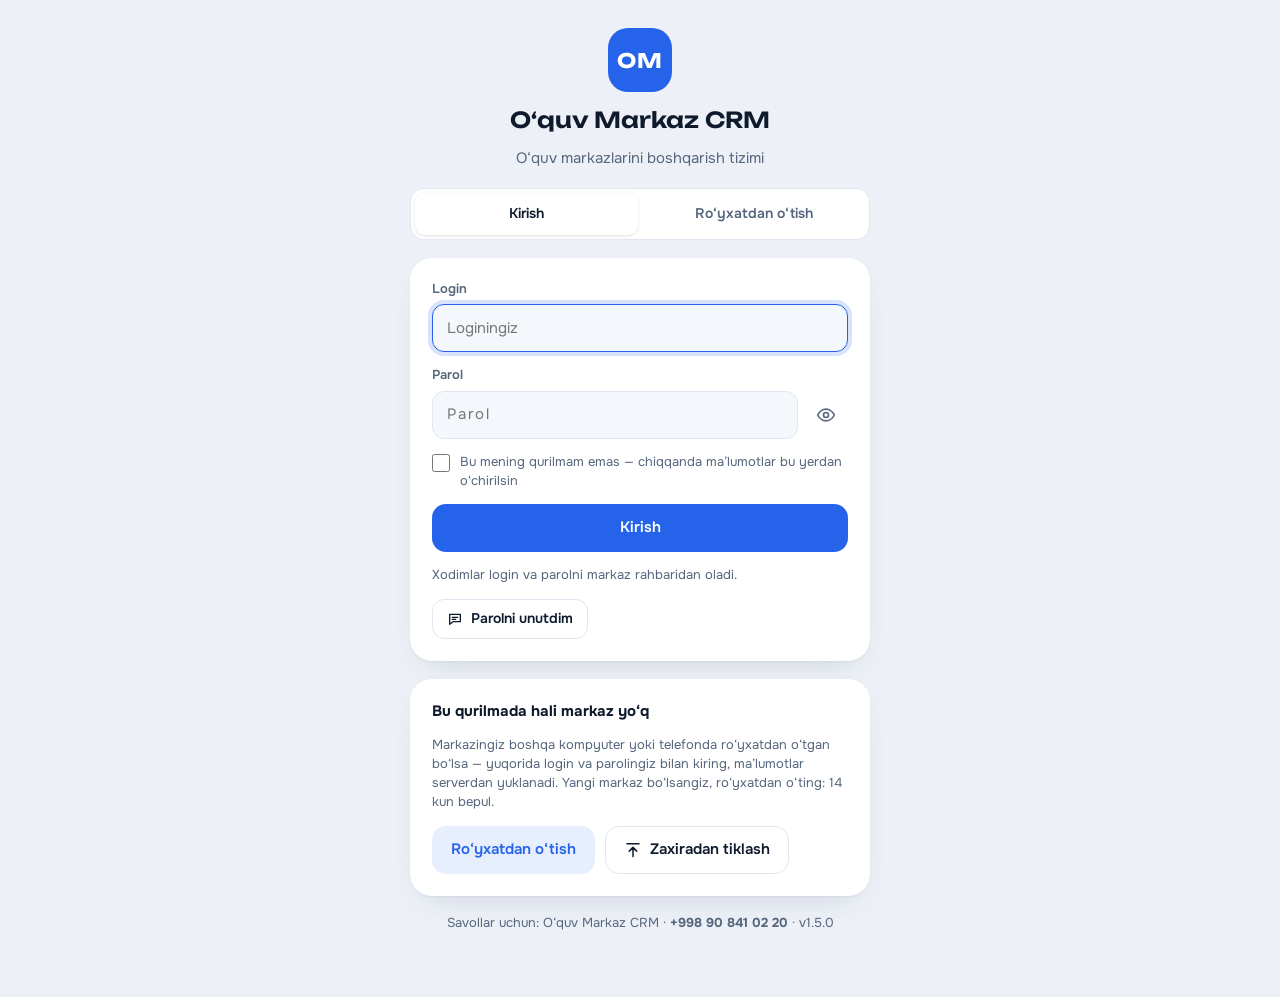
<file: index.html>
<!DOCTYPE html>
<html lang="uz">
<head>
<meta charset="utf-8">
<meta name="viewport" content="width=device-width, initial-scale=1, viewport-fit=cover">
<title>O‘quv Markaz CRM</title>
<meta name="claude:viewport-fit-sides" content="cover">
<meta name="theme-color" content="#2563EB">
<meta name="description" content="O‘quv markazlari uchun CRM: o‘quvchilar, guruhlar, davomat, to‘lovlar, qarzdorlar va hisobotlar. 14 kun bepul.">
<link rel="icon" href="data:image/svg+xml,%3Csvg xmlns='http://www.w3.org/2000/svg' viewBox='0 0 64 64'%3E%3Crect width='64' height='64' rx='16' fill='%232563EB'/%3E%3Ctext x='32' y='42' font-family='Arial' font-weight='700' font-size='26' fill='white' text-anchor='middle'%3EOM%3C/text%3E%3C/svg%3E">
<link rel="preconnect" href="https://fonts.googleapis.com">
<link rel="preconnect" href="https://fonts.gstatic.com" crossorigin>
<link rel="stylesheet" href="https://fonts.googleapis.com/css2?family=Onest:wght@400;500;600;700&family=Unbounded:wght@600;700&display=swap">
<style>
/* =====================================================================
   DIZAYN TOKENLARI
   Layout: mobil — bitta ustun + pastki navigatsiya;
           ≥960px — chap menyu + kartalar to‘ri.
   Asosiy rang (--primary) JavaScript'dagi SOZLAMALAR.asosiyRang'dan olinadi.
   ===================================================================== */
:root {
  --primary: #2563EB;
  --on-primary: #FFFFFF;
  --bg: #EDF1F7;
  --surface: #FFFFFF;
  --surface-2: #F4F7FB;
  --line: #E1E7F0;
  --text: #0F1B2D;
  --muted: #56667D;
  --ok: #047857;
  --bad: #C81E1E;
  --warn: #B45309;
  --danger-bg: #C81E1E;
  --primary-ink: var(--primary);
  --primary-soft: color-mix(in srgb, var(--primary) 11%, var(--surface));
  --primary-mid: color-mix(in srgb, var(--primary) 40%, var(--surface));
  --ok-soft: color-mix(in srgb, var(--ok) 12%, var(--surface));
  --bad-soft: color-mix(in srgb, var(--bad) 10%, var(--surface));
  --warn-soft: color-mix(in srgb, var(--warn) 12%, var(--surface));
  --shadow: 0 1px 2px rgb(16 30 60 / .05), 0 12px 32px -14px rgb(16 30 60 / .16);
  --r-lg: 22px;
  --r: 16px;
  --r-sm: 12px;
  --f-body: "Onest", "Segoe UI", system-ui, -apple-system, Roboto, sans-serif;
  --f-display: "Unbounded", "Onest", "Segoe UI", system-ui, sans-serif;
  --nav-h: 70px;
  color-scheme: light;
  padding-top: env(safe-area-inset-top, 0px);
  padding-bottom: env(safe-area-inset-bottom, 0px);
}
@media (prefers-color-scheme: dark) {
  :root:not([data-theme="light"]) {
    --bg: #0A1120; --surface: #121B2C; --surface-2: #19243A; --line: #24314A;
    --text: #E7EDF7; --muted: #97A5BC; --ok: #34D399; --bad: #F87171; --warn: #FBBF24;
    --primary-ink: color-mix(in srgb, var(--primary) 55%, #FFFFFF);
    --shadow: 0 1px 0 rgb(255 255 255 / .03) inset, 0 12px 32px -16px rgb(0 0 0 / .7);
    color-scheme: dark;
  }
}
:root[data-theme="dark"] {
  --bg: #0A1120; --surface: #121B2C; --surface-2: #19243A; --line: #24314A;
  --text: #E7EDF7; --muted: #97A5BC; --ok: #34D399; --bad: #F87171; --warn: #FBBF24;
  --primary-ink: color-mix(in srgb, var(--primary) 55%, #FFFFFF);
  --shadow: 0 1px 0 rgb(255 255 255 / .03) inset, 0 12px 32px -16px rgb(0 0 0 / .7);
  color-scheme: dark;
}

/* ---------- Asos ---------- */
*, *::before, *::after { box-sizing: border-box; }
[hidden] { display: none !important; }
html, body { margin: 0; min-height: 100%; }
body {
  background: var(--bg); color: var(--text);
  font-family: var(--f-body); font-size: 15px; line-height: 1.45;
  -webkit-font-smoothing: antialiased; -webkit-tap-highlight-color: transparent;
}
body::before {
  content: ""; position: fixed; inset: 0 0 auto; height: env(safe-area-inset-top, 0px);
  z-index: 40; background: var(--bg);
}
body.modal-open { overflow: hidden; }
h1, h2, h3 { text-wrap: balance; }
a { color: var(--primary-ink); }
.ic { fill: none; stroke: currentColor; stroke-width: 2; stroke-linecap: round; stroke-linejoin: round; flex: none; }
.muted { color: var(--muted); }
.sm { font-size: 13px; }
.qizil { color: var(--bad); }
.yashil { color: var(--ok); }
.vh { position: absolute !important; width: 1px; height: 1px; overflow: hidden; clip: rect(0 0 0 0); white-space: nowrap; }
.raqam, .summa { font-variant-numeric: tabular-nums; }
:focus-visible { outline: 3px solid color-mix(in srgb, var(--primary) 50%, transparent); outline-offset: 2px; }

/* ---------- Karkas ---------- */
.ilova { display: grid; grid-template-columns: minmax(0, 1fr); min-height: 100vh; }
.yon { display: none; }
.asosiy { min-width: 0; }
.top {
  position: sticky; top: env(safe-area-inset-top, 0px); z-index: 20;
  background: color-mix(in srgb, var(--bg) 90%, transparent);
  -webkit-backdrop-filter: blur(14px); backdrop-filter: blur(14px);
  padding-block: 12px;
  padding-left: max(16px, env(safe-area-inset-left, 0px));
  padding-right: max(16px, env(safe-area-inset-right, 0px));
}
.top-ich { display: flex; align-items: center; gap: 12px; width: 100%; }
.brend { display: flex; align-items: center; gap: 12px; flex: 1; min-width: 0; }
.logo {
  width: 44px; height: 44px; border-radius: 14px; flex: none;
  display: grid; place-items: center;
  background: var(--primary); color: var(--on-primary);
  font-family: var(--f-display); font-weight: 700; font-size: 14px; letter-spacing: .03em;
}
.logo.katta { width: 64px; height: 64px; border-radius: 20px; font-size: 20px; }
.markaz { font-size: 12.5px; color: var(--muted); font-weight: 500; overflow-wrap: anywhere; }
.sarlavha { font-family: var(--f-display); font-size: 19px; font-weight: 600; margin: 0; letter-spacing: -.01em; line-height: 1.2; }
.top-amal { display: flex; align-items: center; gap: 8px; }
.demo-chip {
  border: 0; cursor: pointer; font: inherit; font-size: 12px; font-weight: 700;
  padding: 6px 10px; border-radius: 999px; background: var(--warn-soft); color: var(--warn);
  letter-spacing: .04em; text-transform: uppercase;
}
.main {
  display: flex; flex-direction: column; gap: 16px; width: 100%;
  padding-left: max(16px, env(safe-area-inset-left, 0px));
  padding-right: max(16px, env(safe-area-inset-right, 0px));
  padding-block: 4px calc(var(--nav-h) + 32px + env(safe-area-inset-bottom, 0px));
}
.main:focus { outline: none; }
.bolim { display: flex; flex-direction: column; gap: 16px; min-width: 0; }

/* Pastki navigatsiya (mobil) */
.pastki {
  position: fixed; left: 0; right: 0; bottom: 0; z-index: 25;
  display: grid; grid-template-columns: repeat(5, minmax(0, 1fr));
  background: var(--surface); border-top: 1px solid var(--line);
  box-shadow: 0 -10px 30px -18px rgb(10 20 40 / .35);
  padding-top: 8px;
  padding-bottom: calc(8px + env(safe-area-inset-bottom, 0px));
  padding-left: max(16px, env(safe-area-inset-left, 0px));
  padding-right: max(16px, env(safe-area-inset-right, 0px));
}
.nav-b {
  display: flex; flex-direction: column; align-items: center; gap: 3px; min-height: 52px;
  justify-content: center; text-decoration: none; color: var(--muted);
  font-size: 11.5px; font-weight: 600;
}
.nav-b .ic-joy { width: 52px; height: 30px; border-radius: 999px; display: grid; place-items: center; transition: background .15s; }
.nav-b[aria-current="page"] { color: var(--primary-ink); }
.nav-b[aria-current="page"] .ic-joy { background: var(--primary-soft); }

/* Chap menyu (kompyuter) */
@media (min-width: 960px) {
  .ilova { grid-template-columns: 252px minmax(0, 1fr); }
  .yon {
    display: flex; flex-direction: column; gap: 4px;
    position: sticky; top: 0; height: 100vh; overflow: auto;
    background: var(--surface); border-right: 1px solid var(--line);
    padding-block: 20px; padding-right: 14px;
    padding-left: max(16px, env(safe-area-inset-left, 0px));
  }
  .yon-brend { display: flex; align-items: center; gap: 12px; padding: 4px 8px 20px; }
  .yon-brend b { font-family: var(--f-display); font-weight: 600; font-size: 14px; line-height: 1.25; }
  .yon a {
    display: flex; align-items: center; gap: 12px; min-height: 46px; padding: 0 12px;
    border-radius: 14px; color: var(--muted); text-decoration: none; font-weight: 600;
  }
  .yon a:hover { background: var(--surface-2); color: var(--text); }
  .yon a[aria-current="page"] { background: var(--primary-soft); color: var(--primary-ink); }
  .top .logo, .top .markaz { display: none; }
  .top { padding-left: 32px; padding-right: 32px; padding-block: 18px 14px; }
  .sarlavha { font-size: 24px; }
  .main { padding-left: 32px; padding-right: 32px; padding-bottom: 48px; }
  .pastki { display: none; }
}

/* ---------- Tugmalar ---------- */
.btn {
  display: inline-flex; align-items: center; justify-content: center; gap: 8px;
  min-height: 48px; padding: 0 18px; border-radius: 14px; border: 1.5px solid transparent;
  font: inherit; font-weight: 600; font-size: 15px; cursor: pointer; text-decoration: none;
  background: var(--surface-2); color: var(--text); transition: transform .08s, background .15s, border-color .15s;
  white-space: nowrap;
}
.btn:active { transform: scale(.98); }
.btn-primary { background: var(--primary); color: var(--on-primary); }
.btn-primary:hover { background: color-mix(in srgb, var(--primary) 88%, #000000); }
.btn-soft { background: var(--primary-soft); color: var(--primary-ink); }
.btn-soft:hover { background: color-mix(in srgb, var(--primary) 18%, var(--surface)); }
.btn-ghost { background: transparent; border-color: var(--line); color: var(--text); }
.btn-ghost:hover { background: var(--surface-2); }
.btn-danger { background: var(--danger-bg); color: #FFFFFF; }
.btn-qizil-matn { color: var(--bad); }
.btn-sm { min-height: 40px; padding: 0 14px; font-size: 14px; border-radius: 12px; }
.btn-blok { width: 100%; }
.icon-btn {
  width: 44px; height: 44px; display: inline-grid; place-items: center; flex: none;
  border-radius: 14px; border: 0; background: var(--surface); color: var(--text);
  cursor: pointer; box-shadow: var(--shadow);
}
.icon-btn.tekis { box-shadow: none; background: transparent; color: var(--muted); }
.icon-btn.tekis:hover { background: var(--surface-2); color: var(--text); }
.link { font-weight: 600; text-decoration: none; font-size: 14px; }

/* ---------- Kartalar ---------- */
.card { background: var(--surface); border-radius: var(--r-lg); padding: 18px; box-shadow: var(--shadow); min-width: 0; }
.card-h { display: flex; align-items: flex-start; justify-content: space-between; gap: 12px; margin-bottom: 12px; }
.card-h h2 { font-size: 17px; margin: 0; font-weight: 700; letter-spacing: -.01em; }
.b-bosh { display: flex; align-items: center; justify-content: space-between; gap: 12px; flex-wrap: wrap; }
.b-bosh p { margin: 0; color: var(--muted); font-weight: 500; }
.ikki-ustun { display: grid; grid-template-columns: minmax(0, 1fr); gap: 16px; align-items: start; }
@media (min-width: 900px) { .ikki-ustun { grid-template-columns: minmax(0, 1fr) minmax(0, 1fr); } }
.kartalar.yuqori { align-items: start; }
/* Keng ekran: bosh sahifada diagramma chapda, raqamlar o‘ngda */
.bosh-yuqori { display: grid; grid-template-columns: minmax(0, 1fr); gap: 16px; }
@media (min-width: 1200px) {
  .bosh-yuqori { grid-template-columns: minmax(0, 1.7fr) minmax(300px, 1fr); align-items: stretch; }
  .bosh-yuqori .tilelar { grid-template-columns: minmax(0, 1fr); align-content: stretch; }
  .bosh-yuqori .tile { justify-content: center; }
  .hero .d-ich { height: 250px !important; }
}
.kartalar { display: grid; grid-template-columns: repeat(auto-fill, minmax(min(290px, 100%), 1fr)); gap: 14px; }

/* Bosh sahifa */
.hero .katta-son {
  font-size: clamp(30px, 8.5vw, 42px); font-weight: 700; letter-spacing: -.03em; line-height: 1.05;
  font-variant-numeric: tabular-nums; margin: 4px 0 6px; overflow-wrap: anywhere;
}
.katta-son small, .tile-v small { white-space: nowrap; font-size: .45em; font-weight: 600; color: var(--muted); margin-left: 6px; letter-spacing: 0; }
.tilelar { display: grid; grid-template-columns: repeat(2, minmax(0, 1fr)); gap: 12px; }
.tile {
  display: flex; flex-direction: column; gap: 8px; text-decoration: none; color: inherit;
  background: var(--surface); border-radius: var(--r-lg); padding: 16px; box-shadow: var(--shadow); min-width: 0;
}
.tile.keng { grid-column: 1 / -1; }
@media (min-width: 760px) { .tilelar { grid-template-columns: repeat(3, minmax(0, 1fr)); } .tile.keng { grid-column: auto; } }
.tile-ic { width: 40px; height: 40px; border-radius: 12px; display: grid; place-items: center; background: var(--primary-soft); color: var(--primary-ink); }
.tile-ic.bad { background: var(--bad-soft); color: var(--bad); }
.tile-ic.warn { background: var(--warn-soft); color: var(--warn); }
.tile-l { font-size: 13px; color: var(--muted); font-weight: 600; }
.tile-v { font-size: clamp(22px, 6vw, 30px); font-weight: 700; letter-spacing: -.02em; line-height: 1.1; font-variant-numeric: tabular-nums; overflow-wrap: break-word; }
.tile-s { font-size: 12.5px; color: var(--muted); }

.xush { display: flex; flex-direction: column; gap: 14px; padding: 26px 20px; }
.xush h2 { font-family: var(--f-display); font-size: 24px; font-weight: 600; margin: 4px 0 0; }
.xush p { margin: 0; max-width: 60ch; }
.qadamlar { margin: 0; padding-left: 22px; display: flex; flex-direction: column; gap: 8px; }
.qadamlar li::marker { color: var(--primary-ink); font-weight: 700; }
.xush-amal { display: flex; gap: 10px; flex-wrap: wrap; }

/* Ro‘yxat qatorlari */
.royxat { display: flex; flex-direction: column; }
.qator { display: flex; align-items: center; gap: 12px; padding: 10px 0; border-top: 1px solid var(--line); min-width: 0; }
.qator:first-child { border-top: 0; }
.qator-btn {
  flex: 1; display: flex; align-items: center; gap: 12px; min-width: 0; min-height: 48px;
  background: none; border: 0; padding: 0; text-align: left; font: inherit; color: inherit; cursor: pointer;
}
.avatar {
  flex: none; width: 42px; height: 42px; border-radius: 14px; display: grid; place-items: center;
  font-weight: 700; font-size: 14px; background: var(--primary-soft); color: var(--primary-ink);
}
.q-mat { flex: 1; min-width: 0; }
.q-nom { font-weight: 600; overflow-wrap: anywhere; display: flex; align-items: center; gap: 6px; flex-wrap: wrap; }
.q-sub { font-size: 13px; color: var(--muted); overflow-wrap: anywhere; }
.q-ong { display: flex; flex-direction: column; align-items: flex-end; gap: 4px; text-align: right; flex: none; }
.q-ong b { font-variant-numeric: tabular-nums; white-space: nowrap; }

/* Pill / chip */
.pill {
  display: inline-flex; align-items: center; gap: 4px; padding: 3px 10px; border-radius: 999px;
  font-size: 12.5px; font-weight: 600; background: var(--surface-2); color: var(--muted); white-space: nowrap;
}
.pill.ok { background: var(--ok-soft); color: var(--ok); }
.pill.bad { background: var(--bad-soft); color: var(--bad); }
.pill.warn { background: var(--warn-soft); color: var(--warn); }
.pill.primary { background: var(--primary-soft); color: var(--primary-ink); }
.chiplar { display: flex; gap: 8px; overflow-x: auto; padding-bottom: 2px; scrollbar-width: none; min-width: 0; }
.chiplar::-webkit-scrollbar { display: none; }
.chiplar.orala { flex-wrap: wrap; overflow: visible; }
.chip {
  flex: none; min-height: 40px; padding: 0 16px; border-radius: 999px; border: 1.5px solid var(--line);
  background: var(--surface); font: inherit; font-size: 14px; font-weight: 600; color: var(--text);
  cursor: pointer; display: inline-flex; align-items: center; gap: 6px; white-space: nowrap;
}
.chip[aria-pressed="true"] { background: var(--primary); border-color: var(--primary); color: var(--on-primary); }
.chip .son { font-size: 12px; opacity: .75; }

/* Segment (bir nechta tanlovdan biri) */
.seg { display: flex; gap: 4px; padding: 4px; background: var(--surface-2); border-radius: 14px; border: 1px solid var(--line); min-width: 0; }
.seg > * { flex: 1 1 0; min-width: 0; }
.seg button, .seg label > span {
  min-height: 42px; width: 100%; border-radius: 10px; border: 0; background: transparent;
  font: inherit; font-weight: 600; font-size: 14px; color: var(--muted); cursor: pointer;
  display: flex; align-items: center; justify-content: center; padding: 0 8px; text-align: center;
}
.seg label { position: relative; display: flex; }
.seg input { position: absolute; opacity: 0; pointer-events: none; }
.seg [aria-pressed="true"], .seg input:checked + span { background: var(--surface); color: var(--text); box-shadow: 0 1px 3px rgb(0 0 0 / .12); }
.seg input:focus-visible + span { outline: 3px solid color-mix(in srgb, var(--primary) 50%, transparent); }

/* ---------- Formalar ---------- */
.forma { display: flex; flex-direction: column; gap: 14px; }
.maydon { display: flex; flex-direction: column; gap: 6px; min-width: 0; border: 0; padding: 0; margin: 0; }
.maydon > span, .maydon > legend { font-size: 13px; font-weight: 600; color: var(--muted); padding: 0; margin-bottom: 6px; }
.maydon > span { margin-bottom: 0; }
input, select, textarea {
  font: inherit; color: var(--text); background: var(--surface-2);
  border: 1.5px solid var(--line); border-radius: var(--r-sm);
  min-height: 48px; padding: 10px 14px; width: 100%; min-width: 0;
}
textarea { min-height: 112px; resize: vertical; line-height: 1.5; }
input:focus, select:focus, textarea:focus { border-color: var(--primary); outline: none; box-shadow: 0 0 0 4px color-mix(in srgb, var(--primary) 18%, transparent); }
.ikki { display: grid; grid-template-columns: minmax(0, 1fr) minmax(0, 1fr); gap: 12px; }
@media (max-width: 380px) { .ikki { grid-template-columns: minmax(0, 1fr); } }
.xato { margin: 0; padding: 10px 12px; border-radius: 12px; background: var(--bad-soft); color: var(--bad); font-weight: 600; font-size: 14px; }
.qidiruv { position: relative; }
.qidiruv .ic { position: absolute; left: 14px; top: 50%; transform: translateY(-50%); color: var(--muted); pointer-events: none; }
.qidiruv input { padding-left: 44px; }
.asboblar { display: grid; gap: 10px; grid-template-columns: minmax(0, 1fr); }
@media (min-width: 720px) { .asboblar { grid-template-columns: minmax(0, 1fr) 220px 300px; } }
.kun-tanlov { display: grid; grid-template-columns: repeat(7, minmax(0, 1fr)); gap: 6px; }
.kun-chk { position: relative; display: flex; }
.kun-chk input { position: absolute; opacity: 0; pointer-events: none; }
.kun-chk span {
  width: 100%; min-height: 44px; display: grid; place-items: center; border-radius: 12px;
  border: 1.5px solid var(--line); font-weight: 700; font-size: 13px; color: var(--muted); cursor: pointer; background: var(--surface);
}
.kun-chk input:checked + span { background: var(--primary); border-color: var(--primary); color: var(--on-primary); }
.kun-chk input:focus-visible + span { outline: 3px solid color-mix(in srgb, var(--primary) 50%, transparent); }
.info-quti { background: var(--surface-2); border-radius: 14px; padding: 12px 14px; display: flex; flex-direction: column; gap: 10px; }
.iq-top { display: flex; justify-content: space-between; gap: 10px; flex-wrap: wrap; font-size: 14px; }
.sana-qator { display: flex; gap: 8px; align-items: center; }
.sana-qator input { flex: 1; }

/* Guruh kartasi */
.guruh-k { display: flex; flex-direction: column; gap: 10px; }
.gk-top { display: flex; justify-content: space-between; align-items: flex-start; gap: 10px; }
.gk-top h3 { margin: 0; font-size: 17px; overflow-wrap: anywhere; }
.narx { font-weight: 700; white-space: nowrap; font-variant-numeric: tabular-nums; }
.narx small { color: var(--muted); font-weight: 500; }
.kunlar { display: flex; gap: 6px; flex-wrap: wrap; }
.kun { min-width: 34px; height: 30px; padding: 0 6px; border-radius: 9px; display: grid; place-items: center; font-size: 12px; font-weight: 700; background: var(--surface-2); color: var(--muted); }
.kun.on { background: var(--primary-soft); color: var(--primary-ink); }
.gk-pas { display: flex; justify-content: space-between; align-items: center; gap: 8px; border-top: 1px solid var(--line); padding-top: 10px; }

/* Davomat */
.dav-info { display: flex; align-items: center; gap: 8px; flex-wrap: wrap; font-weight: 600; }
.xulosa { display: grid; grid-template-columns: repeat(4, minmax(0, 1fr)); gap: 8px; }
.xulosa div { background: var(--surface-2); border-radius: 12px; padding: 8px 10px; display: flex; flex-direction: column; }
.xulosa b { font-size: 20px; font-variant-numeric: tabular-nums; }
.xulosa span { font-size: 12px; color: var(--muted); font-weight: 600; }
.xulosa .k b { color: var(--ok); } .xulosa .m b { color: var(--bad); } .xulosa .s b { color: var(--warn); }
.dav-qator { display: flex; flex-wrap: wrap; align-items: center; gap: 10px 12px; padding: 12px 0; border-top: 1px solid var(--line); }
.dav-qator:first-child { border-top: 0; }
.dq-ism { flex: 1 1 180px; display: flex; align-items: center; gap: 10px; min-width: 0; font-weight: 600; overflow-wrap: anywhere; }
.dav-tugmalar { flex: 1 1 340px; display: grid; grid-template-columns: repeat(4, minmax(0, 1fr)); gap: 6px; }
.mark {
  min-height: 46px; border-radius: 12px; border: 1.5px solid var(--line); background: var(--surface);
  color: var(--muted); font: inherit; font-weight: 600; font-size: 14px; cursor: pointer; padding: 0 4px;
}
.mark[data-v="keldi"][aria-pressed="true"] { background: var(--ok-soft); border-color: var(--ok); color: var(--ok); }
.mark[data-v="kelmadi"][aria-pressed="true"] { background: var(--bad-soft); border-color: var(--bad); color: var(--bad); }
.mark[data-v="kechikdi"][aria-pressed="true"] { background: var(--warn-soft); border-color: var(--warn); color: var(--warn); }
.mark[data-v="sababli"][aria-pressed="true"] { background: var(--primary-soft); border-color: var(--primary); color: var(--primary-ink); }
.saqla-bar {
  position: sticky; bottom: calc(var(--nav-h) + 12px + env(safe-area-inset-bottom, 0px)); z-index: 5;
  display: flex; align-items: center; gap: 12px;
  background: var(--surface); border: 1px solid var(--line); border-radius: 18px;
  padding: 10px 10px 10px 16px; box-shadow: 0 14px 34px -12px rgb(10 20 40 / .4);
}
.saqla-bar .holat { flex: 1; font-size: 13.5px; color: var(--muted); font-weight: 500; }
.saqla-bar.ozgardi .holat { color: var(--warn); font-weight: 700; }
@media (min-width: 960px) { .saqla-bar { bottom: 16px; } }

/* Qarzdorlar */
.qarz-k { display: flex; flex-direction: column; gap: 12px; }
.qk-top { display: flex; align-items: flex-start; gap: 12px; }
.qk-summa { font-weight: 700; font-size: 17px; color: var(--bad); white-space: nowrap; font-variant-numeric: tabular-nums; }
.qk-meta { display: flex; gap: 6px; flex-wrap: wrap; }
.qk-amal { display: grid; grid-template-columns: minmax(0, 1fr) minmax(0, 1fr); gap: 8px; }
.qk-amal .btn { white-space: normal; text-align: center; line-height: 1.2; }
.jami-qator { display: flex; flex-wrap: wrap; gap: 12px 24px; align-items: center; justify-content: space-between; }
.jami-qator .katta { font-size: 26px; font-weight: 700; color: var(--bad); font-variant-numeric: tabular-nums; letter-spacing: -.02em; }

/* Xabarlar */
.xabar-k { display: flex; flex-direction: column; gap: 10px; }
.tel { font-size: 14px; color: var(--muted); }
.tel b { color: var(--text); user-select: all; font-variant-numeric: tabular-nums; }
.xk-amal { display: grid; grid-template-columns: minmax(0, 1fr) minmax(0, 1fr); gap: 8px; }
.fokus { display: flex; align-items: center; justify-content: space-between; gap: 10px; flex-wrap: wrap; background: var(--primary-soft); color: var(--primary-ink); border-radius: 14px; padding: 8px 8px 8px 14px; font-weight: 600; }

/* Diagramma */
.diagramma { --ax: 46px; margin-top: 8px; }
.d-ich { position: relative; margin-left: var(--ax); margin-top: 34px; }
.d-chiziq { position: absolute; left: 0; right: 0; border-top: 1px dashed var(--line); }
.d-chiziq span { position: absolute; right: calc(100% + 8px); top: -8px; font-size: 11px; color: var(--muted); white-space: nowrap; font-variant-numeric: tabular-nums; }
.d-ustunlar { position: absolute; inset: 0; display: grid; grid-template-columns: repeat(var(--n), minmax(0, 1fr)); gap: 8px; }
.d-joy { position: relative; height: 100%; }
.d-fon, .d-bar { position: absolute; bottom: 0; left: 50%; transform: translateX(-50%); width: min(42px, 80%); border-radius: 999px 999px 8px 8px; }
.d-fon { background: var(--primary-soft); border: 1.5px dashed var(--primary-mid); }
.d-bar { background: var(--primary-mid); }
.d-ustun.tanlangan .d-bar { background: var(--primary); }
.d-teg {
  position: absolute; bottom: calc(100% + 8px); left: 50%; transform: translateX(-50%);
  background: var(--text); color: var(--surface); font-size: 12px; font-weight: 700;
  padding: 4px 8px; border-radius: 8px; white-space: nowrap; font-variant-numeric: tabular-nums;
}
.d-yorliqlar { margin-left: var(--ax); display: grid; grid-template-columns: repeat(var(--n), minmax(0, 1fr)); gap: 8px; margin-top: 8px; }
.d-yorliq { text-align: center; font-size: 12.5px; color: var(--muted); font-weight: 500; }
.d-yorliq.tanlangan { color: var(--primary-ink); font-weight: 700; }
.legend { display: flex; gap: 16px; flex-wrap: wrap; font-size: 13px; color: var(--muted); }
.legend i { display: inline-block; width: 12px; height: 12px; border-radius: 4px; margin-right: 6px; vertical-align: -1px; }
.legend .l-fon { background: var(--primary-soft); border: 1.5px dashed var(--primary-mid); }
.legend .l-bar { background: var(--primary); }
.progress { height: 10px; border-radius: 999px; background: var(--surface-2); overflow: hidden; flex: 1; }
.progress > div { height: 100%; background: var(--primary); border-radius: inherit; }
.g-hisobot { display: flex; flex-direction: column; gap: 8px; padding: 12px 0; border-top: 1px solid var(--line); }
.g-hisobot:first-child { border-top: 0; }
.gh-top { display: flex; justify-content: space-between; gap: 10px; flex-wrap: wrap; }
.hb { display: flex; align-items: center; gap: 10px; font-size: 13px; }
.hb .hb-l { width: 74px; color: var(--muted); font-weight: 600; flex: none; }
.hb b { width: 44px; text-align: right; font-variant-numeric: tabular-nums; flex: none; }
.hb .progress.ok > div { background: var(--ok); }
.oy-nav { display: flex; align-items: center; gap: 8px; }
.oy-nav b { flex: 1; text-align: center; font-size: 16px; }

/* Menyu */
.menyu-grid { display: grid; grid-template-columns: repeat(2, minmax(0, 1fr)); gap: 12px; }
.menyu-k { display: flex; flex-direction: column; gap: 10px; text-decoration: none; color: inherit; background: var(--surface); border-radius: var(--r-lg); padding: 16px; box-shadow: var(--shadow); }
.menyu-k b { font-size: 15px; }
.menyu-k span.muted { font-size: 12.5px; }

/* Ma’lumotlar */
.amal-qator { display: flex; gap: 10px; flex-wrap: wrap; }
details.yordam { background: var(--surface-2); border-radius: 14px; padding: 10px 14px; }
details.yordam summary { cursor: pointer; font-weight: 600; min-height: 32px; display: flex; align-items: center; }
details.yordam[open] { display: flex; flex-direction: column; gap: 10px; }
.kod { font-family: ui-monospace, "SFMono-Regular", Menlo, Consolas, monospace; font-size: 12px; }

/* Bo‘sh holat */
.bosh-holat { text-align: center; padding: 36px 20px; display: flex; flex-direction: column; align-items: center; gap: 10px; }
.bh-ic { width: 64px; height: 64px; border-radius: 20px; background: var(--primary-soft); color: var(--primary-ink); display: grid; place-items: center; }
.bosh-holat h3 { margin: 6px 0 0; font-size: 18px; }
.bosh-holat p { margin: 0 0 6px; color: var(--muted); max-width: 40ch; }
.bosh-matn { color: var(--muted); margin: 4px 0; }

/* Ogohlantirish banneri */
.banner {
  display: flex; align-items: center; gap: 10px 12px; flex-wrap: wrap; padding: 12px 14px; border-radius: 16px;
  background: var(--warn-soft); border: 1px solid color-mix(in srgb, var(--warn) 35%, transparent); font-size: 14px;
}
.banner > .ic { color: var(--warn); }
.banner .b-mat { flex: 1 1 220px; min-width: 0; }
.banner.xavf { background: var(--bad-soft); border-color: color-mix(in srgb, var(--bad) 35%, transparent); }
.banner.xavf > .ic { color: var(--bad); }

/* Modal */
.modal { position: fixed; inset: 0; z-index: 50; display: flex; align-items: flex-end; justify-content: center; }
.modal-fon { position: absolute; inset: 0; background: rgb(6 12 26 / .5); opacity: 0; transition: opacity .2s; }
.sheet {
  position: relative; width: 100%; max-width: 560px; max-height: 92vh; overflow: auto;
  background: var(--surface); border-radius: 24px 24px 0 0;
  padding-top: 22px; padding-bottom: calc(20px + env(safe-area-inset-bottom, 0px));
  padding-left: max(18px, env(safe-area-inset-left, 0px)); padding-right: max(18px, env(safe-area-inset-right, 0px));
  transform: translateY(24px); opacity: 0; transition: transform .22s, opacity .22s;
}
.modal.korin .modal-fon { opacity: 1; }
.modal.korin .sheet { transform: none; opacity: 1; }
.sheet-h { margin: 0 0 6px; font-size: 20px; font-weight: 700; }
.sheet-p { margin: 0 0 16px; color: var(--muted); }
.sheet-actions { display: flex; gap: 10px; justify-content: flex-end; flex-wrap: wrap; margin-top: 6px; }
.sheet-actions .btn { flex: 1 1 140px; }
.sheet-actions .chap { margin-right: auto; flex: 0 1 auto; }
@media (min-width: 640px) { .modal { align-items: center; padding: 24px; } .sheet { border-radius: 24px; } }

/* Toast */
.toast-joy { position: fixed; left: 0; right: 0; bottom: calc(var(--nav-h) + 20px + env(safe-area-inset-bottom, 0px)); z-index: 60; display: flex; justify-content: center; pointer-events: none; padding: 0 16px; }
@media (min-width: 960px) { .toast-joy { bottom: 28px; } }
.toast { display: flex; align-items: center; gap: 8px; background: var(--text); color: var(--surface); padding: 12px 16px; border-radius: 14px; font-weight: 600; font-size: 14px; box-shadow: 0 12px 30px -10px rgb(0 0 0 / .4); animation: chiq .2s ease-out; }
@keyframes chiq { from { transform: translateY(8px); opacity: 0; } to { transform: none; opacity: 1; } }
@media (prefers-reduced-motion: reduce) { *, *::before, *::after { transition: none !important; animation: none !important; } }

/* =====================================================================
   CRM QO‘SHIMCHALARI (v2)
   ===================================================================== */
.pastki { grid-template-columns: repeat(var(--nav-n, 5), minmax(0, 1fr)); }
.ok-matn { color: var(--ok); }
.warn-matn { color: var(--warn); }
.nowrap { white-space: nowrap; }
.mt0 { margin-top: 0; }
.qator-orasi { display: flex; align-items: center; justify-content: space-between; gap: 10px; flex-wrap: wrap; }
.uch { display: grid; grid-template-columns: minmax(0, 1fr); gap: 12px; }
@media (min-width: 560px) { .uch { grid-template-columns: repeat(3, minmax(0, 1fr)); } }

/* Chap menyu guruh sarlavhalari */
.yon-sar { font-size: 11px; font-weight: 700; letter-spacing: .08em; text-transform: uppercase; color: var(--muted); padding: 14px 12px 4px; }
.yon-pas { margin-top: auto; padding-top: 16px; }

/* Foydalanuvchi chipi */
.men-chip {
  display: flex; align-items: center; gap: 8px; border: 0; cursor: pointer; font: inherit;
  background: var(--surface); box-shadow: var(--shadow); border-radius: 14px; padding: 4px 10px 4px 4px; min-height: 44px; color: var(--text);
}
.men-chip .avatar { width: 36px; height: 36px; border-radius: 11px; font-size: 13px; }
.men-chip .mc-mat { display: flex; flex-direction: column; text-align: left; line-height: 1.15; }
.men-chip .mc-mat b { font-size: 13.5px; }
.men-chip .mc-mat span { font-size: 11.5px; color: var(--muted); }
@media (max-width: 560px) { .men-chip .mc-mat { display: none; } .men-chip { padding: 4px; } }

/* ---------- Kirish ekranlari ---------- */
body.kirish-rejim .yon, body.kirish-rejim .pastki, body.kirish-rejim .top { display: none !important; }
body.kirish-rejim .ilova { grid-template-columns: minmax(0, 1fr); }
body.kirish-rejim .main { padding-bottom: 40px; min-height: 100vh; justify-content: center; align-items: center; }
.kirish { width: 100%; max-width: 460px; display: flex; flex-direction: column; gap: 18px; margin: 24px auto; }
.kirish-bosh { display: flex; flex-direction: column; align-items: center; gap: 12px; text-align: center; }
.kirish-bosh h1 { font-family: var(--f-display); font-weight: 600; font-size: 22px; margin: 0; }
.kirish-bosh p { margin: 0; color: var(--muted); }
.kirish .card { padding: 22px; }
.xodim-tanlov { display: grid; grid-template-columns: repeat(2, minmax(0, 1fr)); gap: 10px; }
.xodim-b {
  display: flex; flex-direction: column; align-items: center; gap: 8px; padding: 16px 10px; border-radius: 18px;
  border: 1.5px solid var(--line); background: var(--surface); cursor: pointer; font: inherit; color: var(--text); text-align: center;
}
.xodim-b:hover { border-color: var(--primary); }
.xodim-b .avatar { width: 52px; height: 52px; border-radius: 16px; font-size: 17px; }
.xodim-b b { font-size: 14.5px; overflow-wrap: anywhere; }
.pin-nuqtalar { display: flex; justify-content: center; gap: 14px; margin: 8px 0 4px; }
.pin-nuqtalar i { width: 16px; height: 16px; border-radius: 50%; border: 2px solid var(--line); display: block; transition: background .12s; }
.pin-nuqtalar i.on { background: var(--primary); border-color: var(--primary); }
.pin-nuqtalar.xato i { border-color: var(--bad); animation: silkin .35s; }
@keyframes silkin { 25% { transform: translateX(-5px); } 75% { transform: translateX(5px); } }
.pin-pad { display: grid; grid-template-columns: repeat(3, minmax(0, 1fr)); gap: 10px; margin-top: 8px; }
.pin-pad button {
  min-height: 62px; border-radius: 18px; border: 0; background: var(--surface-2); color: var(--text);
  font: inherit; font-size: 24px; font-weight: 600; cursor: pointer; font-variant-numeric: tabular-nums;
}
.pin-pad button:active { background: var(--primary-soft); }
.pin-pad button.tekis { background: transparent; font-size: 15px; color: var(--muted); }
.demo-maslahat { background: var(--warn-soft); border-radius: 14px; padding: 10px 14px; font-size: 13.5px; }
.yuklash-ani { width: 44px; height: 44px; border-radius: 50%; border: 4px solid var(--primary-soft); border-top-color: var(--primary); animation: aylan 0.9s linear infinite; margin: 0 auto; }
@keyframes aylan { to { transform: rotate(360deg); } }

/* ---------- Lidlar ---------- */
.kanban { display: none; }
.lid-mobil { display: flex; flex-direction: column; gap: 12px; }
@media (min-width: 1100px) {
  .kanban { display: grid; grid-template-columns: repeat(5, minmax(0, 1fr)); gap: 12px; align-items: start; }
  .lid-mobil { display: none; }
}
.kb-ustun { background: var(--surface-2); border-radius: 18px; padding: 10px; display: flex; flex-direction: column; gap: 8px; min-width: 0; border: 1px solid var(--line); }
.kb-bosh { display: flex; align-items: center; justify-content: space-between; gap: 6px; padding: 4px 6px 6px; font-weight: 700; font-size: 14px; }
.kb-bosh .son { font-size: 12px; color: var(--muted); font-weight: 600; }
.lid-k {
  background: var(--surface); border-radius: 14px; padding: 12px; display: flex; flex-direction: column; gap: 8px;
  box-shadow: 0 1px 2px rgb(16 30 60 / .06); border: 1px solid var(--line); min-width: 0;
}
.lid-k.kech { border-color: color-mix(in srgb, var(--bad) 45%, var(--line)); }
.lid-k .lk-nom { font-weight: 600; overflow-wrap: anywhere; background: none; border: 0; padding: 0; font: inherit; font-weight: 600; text-align: left; color: var(--text); cursor: pointer; }
.lid-k .lk-sub { font-size: 12.5px; color: var(--muted); overflow-wrap: anywhere; }
.lid-k .lk-pas { display: flex; align-items: center; justify-content: space-between; gap: 6px; flex-wrap: wrap; }
.st-nuqta { width: 9px; height: 9px; border-radius: 50%; display: inline-block; flex: none; }
.st-yangi { background: var(--primary); } .st-boglanildi { background: var(--warn); } .st-sinov { background: #8B5CF6; }
.st-yozildi { background: var(--ok); } .st-rad { background: var(--muted); }

/* ---------- O‘quvchi profili ---------- */
.profil-bosh { display: flex; align-items: center; gap: 14px; margin-bottom: 14px; }
.profil-bosh .avatar { width: 58px; height: 58px; border-radius: 18px; font-size: 19px; }
.profil-bosh h2 { margin: 0; font-size: 20px; }
.balans-k { border-radius: 18px; padding: 14px 16px; display: flex; align-items: center; justify-content: space-between; gap: 10px; flex-wrap: wrap; background: var(--surface-2); margin-bottom: 14px; }
.balans-k.qarz { background: var(--bad-soft); }
.balans-k.ortiq { background: var(--ok-soft); }
.balans-k b { font-size: 22px; font-variant-numeric: tabular-nums; }
.bo-sar { font-size: 13px; font-weight: 700; color: var(--muted); text-transform: uppercase; letter-spacing: .06em; margin: 16px 0 6px; }
.mini-jadval { width: 100%; border-collapse: collapse; font-size: 14px; }
.mini-jadval td, .mini-jadval th { padding: 8px 6px; border-top: 1px solid var(--line); text-align: left; vertical-align: top; }
.mini-jadval th { font-size: 12px; color: var(--muted); font-weight: 600; border-top: 0; }
.mini-jadval td.o { text-align: right; white-space: nowrap; font-variant-numeric: tabular-nums; }
.jadval-oram { overflow-x: auto; }
.keng-jadval { width: 100%; border-collapse: collapse; font-size: 14px; min-width: 560px; }
.keng-jadval th { text-align: left; font-size: 12px; color: var(--muted); font-weight: 600; padding: 8px 10px; border-bottom: 1px solid var(--line); white-space: nowrap; }
.keng-jadval td { padding: 10px; border-bottom: 1px solid var(--line); vertical-align: middle; }
.keng-jadval td.o, .keng-jadval th.o { text-align: right; font-variant-numeric: tabular-nums; white-space: nowrap; }
.keng-jadval tr:last-child td { border-bottom: 0; }

/* ---------- Jadval (haftalik) ---------- */
.hafta { display: grid; grid-template-columns: minmax(0, 1fr); gap: 12px; }
.hafta .kun-ustun { display: none; }
.hafta .kun-ustun.tanlangan { display: flex; }
@media (min-width: 1100px) {
  .hafta { grid-template-columns: repeat(7, minmax(0, 1fr)); gap: 10px; }
  .hafta .kun-ustun { display: flex; }
  .kun-chiplar { display: none !important; }
}
.kun-ustun { flex-direction: column; gap: 8px; background: var(--surface-2); border: 1px solid var(--line); border-radius: 18px; padding: 10px; min-width: 0; }
.kun-ustun.bugun { border-color: var(--primary); }
.ku-bosh { font-weight: 700; font-size: 14px; padding: 2px 4px 4px; display: flex; justify-content: space-between; }
.dars-k { background: var(--surface); border-radius: 12px; padding: 10px; border-left: 4px solid var(--primary); display: flex; flex-direction: column; gap: 3px; font-size: 13px; min-width: 0; }
.dars-k b { font-size: 14px; overflow-wrap: anywhere; }
.dars-k .vaqt { font-weight: 700; font-variant-numeric: tabular-nums; color: var(--primary-ink); }
.dars-k.toqnash { border-left-color: var(--bad); background: var(--bad-soft); }
.bo-sh { color: var(--muted); font-size: 13px; padding: 6px 4px; }

/* ---------- Chek ---------- */
.chek { background: var(--surface-2); border-radius: 16px; padding: 16px; font-size: 14px; display: flex; flex-direction: column; gap: 6px; border: 1px dashed var(--line); }
.chek .ch-q { display: flex; justify-content: space-between; gap: 10px; }
.chek .ch-q span { color: var(--muted); }
.chek .ch-jami { font-size: 22px; font-weight: 700; text-align: center; padding: 6px 0; font-variant-numeric: tabular-nums; }
.chek .ch-sar { text-align: center; font-weight: 700; }

/* ---------- Juft diagramma ---------- */
.d-juft { position: absolute; bottom: 0; left: 50%; transform: translateX(-50%); width: min(60px, 90%); height: 100%; display: flex; align-items: flex-end; gap: 4px; }
.d-juft > div { flex: 1; border-radius: 999px 999px 6px 6px; min-height: 0; }
.d-juft .a { background: var(--primary); }
.d-juft .b { background: color-mix(in srgb, var(--warn) 75%, var(--surface)); }
.legend .l-b { background: color-mix(in srgb, var(--warn) 75%, var(--surface)); }

/* Kategoriya chiziqlari */
.kat-q { display: grid; grid-template-columns: 110px minmax(0, 1fr) auto; gap: 10px; align-items: center; font-size: 13.5px; padding: 6px 0; }
.kat-q b { font-variant-numeric: tabular-nums; white-space: nowrap; }
.kat-q .progress > div { background: var(--primary); }
.progress.warn > div { background: var(--warn); }
@media (max-width: 420px) { .kat-q { grid-template-columns: 86px minmax(0, 1fr) auto; } }

/* Kod bloki (qoidalar) */
pre.kod-blok { background: var(--surface-2); border: 1px solid var(--line); border-radius: 12px; padding: 12px; overflow-x: auto; font-size: 12px; margin: 0; white-space: pre; }
.qadam-r { margin: 0; padding-left: 22px; display: flex; flex-direction: column; gap: 10px; }
.qadam-r li::marker { font-weight: 700; color: var(--primary-ink); }
.toggle { display: flex; align-items: center; gap: 10px; cursor: pointer; font-weight: 600; min-height: 44px; }
.toggle input { width: 22px; height: 22px; min-height: 0; accent-color: var(--primary); }

/* Hisobot: 6 ta ko‘rsatkich — telefonda 2, kompyuterda 3 ustun */
.tilelar.t6 { grid-template-columns: repeat(2, minmax(0, 1fr)); }
@media (min-width: 900px) { .tilelar.t6 { grid-template-columns: repeat(3, minmax(0, 1fr)); } }

/* ---------- v3: statistika, qabulxona, diqqat ---------- */
.nishon { margin-left: auto; min-width: 22px; height: 22px; padding: 0 6px; border-radius: 999px; background: var(--bad); color: #FFFFFF; font-size: 12px; font-weight: 700; display: inline-grid; place-items: center; }
.menyu-k b { display: flex; align-items: center; gap: 8px; }
.filial-sel { min-height: 40px; padding: 6px 10px; border-radius: 12px; font-size: 14px; max-width: 180px; }
@media (max-width: 560px) { .filial-sel { max-width: 120px; } }
.xulosa.x5 { grid-template-columns: repeat(auto-fit, minmax(92px, 1fr)); }
.davr-panel { display: flex; flex-wrap: wrap; gap: 10px; align-items: center; }
.davr-panel input[type="date"], .davr-panel select { min-height: 40px; padding: 6px 10px; width: auto; }
.davr-panel .orasi { color: var(--muted); }
.tab-chiplar .chip[aria-pressed="true"] { background: var(--text); border-color: var(--text); color: var(--surface); }
.farq { font-size: 12.5px; font-weight: 600; }
.farq.up { color: var(--ok); } .farq.down { color: var(--bad); }
/* Chiziqli grafik */
.chiziq-q { --ax: 56px; }
.chiziq { position: relative; margin: 14px 0 34px var(--ax); }
.chiziq svg { position: absolute; inset: 0; width: 100%; height: 100%; overflow: visible; }
.chiziq polyline { fill: none; stroke-width: 2.5; vector-effect: non-scaling-stroke; stroke-linejoin: round; stroke-linecap: round; }
.chiziq polygon { stroke: none; opacity: .10; }
.chiziq .nol { position: absolute; left: 0; right: 0; border-top: 1px solid var(--muted); opacity: .4; }
.cx-yorliq { position: absolute; top: calc(100% + 8px); transform: translateX(-50%); font-size: 11.5px; color: var(--muted); white-space: nowrap; }
.cx-nuqta { position: absolute; width: 10px; height: 10px; border-radius: 50%; transform: translate(-50%, 50%); border: 2px solid var(--surface); }
.legend .lc { display: inline-block; width: 14px; height: 4px; border-radius: 2px; margin-right: 6px; vertical-align: 3px; }
/* Halqa (foiz) */
.halqa { --p: 0; width: 132px; height: 132px; border-radius: 50%; flex: none; display: grid; place-items: center;
  background: conic-gradient(var(--ok) calc(var(--p) * 1%), var(--surface-2) 0); }
.halqa > div { width: 104px; height: 104px; border-radius: 50%; background: var(--surface); display: grid; place-items: center; text-align: center; }
.halqa b { font-size: 26px; display: block; }
.halqa span { font-size: 12px; color: var(--muted); }
.dav-kun { display: flex; gap: 20px; align-items: center; flex-wrap: wrap; }
/* Markaz holati */
.ball { font-weight: 700; padding: 3px 10px; border-radius: 999px; background: var(--warn-soft); color: var(--warn); }
.ball.yaxshi { background: var(--ok-soft); color: var(--ok); }
.ball.yomon { background: var(--bad-soft); color: var(--bad); }
.holat-q { display: flex; flex-direction: column; gap: 6px; padding: 10px 0; border-top: 1px solid var(--line); }
.holat-q:first-of-type { border-top: 0; }
.holat-q .qator-orasi b { font-variant-numeric: tabular-nums; }
/* Ogohlantirishlar */
.ogoh { display: flex; gap: 12px; align-items: flex-start; padding: 12px 0; border-top: 1px solid var(--line); }
.ogoh:first-child { border-top: 0; }
.ogoh-ic { width: 36px; height: 36px; border-radius: 12px; display: grid; place-items: center; flex: none; background: var(--warn-soft); color: var(--warn); }
.ogoh.muhim .ogoh-ic { background: var(--bad-soft); color: var(--bad); }
.ogoh .q-mat b { display: block; }
/* Qabulxona jadvali */
.faqat-keng { display: none; }
@media (min-width: 900px) { .faqat-keng { display: block; } .faqat-tor { display: none; } }
.qb-jadval td .q-sub { font-size: 12.5px; }
.qb-jadval tr:hover td { background: var(--surface-2); }
.qb-jadval .ism-btn { background: none; border: 0; padding: 0; font: inherit; font-weight: 600; color: var(--text); cursor: pointer; text-align: left; }
.sahifalash { display: flex; align-items: center; justify-content: space-between; gap: 10px; flex-wrap: wrap; padding-top: 12px; border-top: 1px solid var(--line); margin-top: 8px; }
.sahifalash select { width: auto; min-height: 36px; padding: 4px 8px; }
/* Vazifa */
.vz-k { display: flex; flex-direction: column; gap: 8px; }
.vz-k .matn { white-space: pre-wrap; overflow-wrap: anywhere; }
.belgi-q { display: flex; align-items: center; justify-content: space-between; gap: 10px; padding: 8px 0; border-top: 1px solid var(--line); }
.belgi-q:first-child { border-top: 0; }

/* Telefonda sarlavha siqilib qolmasin */
.brend > div { min-width: 0; }
@media (max-width: 600px) {
  .top .markaz { display: none; }
  .top-amal { gap: 6px; }
  .top .demo-chip, .top [data-act="mavzu"] { display: none; }
  .filial-sel { max-width: 104px; font-size: 13px; padding: 6px 8px; }
  .sarlavha { white-space: nowrap; overflow: hidden; text-overflow: ellipsis; }
}

/* Kirish: parol maydoni va login ma’lumotlari */
.parol-q { display: flex; gap: 6px; align-items: center; }
.parol-q input { flex: 1; letter-spacing: .12em; font-variant-numeric: tabular-nums; }
.kredit { display: grid; gap: 8px; background: var(--surface-2); border: 1px dashed var(--line); border-radius: 14px; padding: 12px 14px; text-align: left; }
.kredit div { display: flex; justify-content: space-between; gap: 10px; align-items: baseline; flex-wrap: wrap; }
.kredit span { color: var(--muted); font-size: 13px; }
.kredit b { font-variant-numeric: tabular-nums; overflow-wrap: anywhere; }
.kirish .seg { background: var(--surface); }

.banner.ok { background: var(--ok-soft); border-color: transparent; }
.banner.ok > .ic { color: var(--ok); }

.yon-pas .versiya { display:block; padding: 6px 14px 0; font-size: 12px; }

/* Server holati ekranlari */
.yuklanmoqda { display:inline-flex; align-items:center; gap:10px; }
.aylana { width:18px; height:18px; border-radius:50%; border:2.5px solid var(--line); border-top-color: var(--primary); animation: aylan .8s linear infinite; }
@keyframes aylan { to { transform: rotate(360deg); } }
@media (prefers-reduced-motion: reduce) { .aylana { animation-duration: 2.4s; } }
.logo.xavf { background: var(--bad, #C81E1E); }

/* Tariflar */
.tariflar { display:grid; grid-template-columns: repeat(auto-fit, minmax(180px, 1fr)); gap:10px; }
.tarif { display:flex; flex-direction:column; gap:4px; text-align:left; padding:14px; border-radius:14px; border:2px solid var(--line); background: var(--surface); cursor:pointer; color: var(--text); font: inherit; min-width:0; }
.tarif:hover { border-color: color-mix(in srgb, var(--primary) 45%, var(--line)); }
.tarif.tanlangan { border-color: var(--primary); background: var(--primary-soft); }
.tarif .t-nom { font-weight:700; display:flex; gap:6px; align-items:center; flex-wrap:wrap; }
.tarif .t-narx { font-size:22px; font-weight:700; font-variant-numeric: tabular-nums; }
.tarif .t-narx small { font-size:13px; font-weight:500; color: var(--muted); }
.tarif .t-shart { font-size:13px; color: var(--muted); }
.tarif .t-ogoh { font-size:12px; color: var(--warn); font-weight:600; }
.btn-katta { min-height:52px; font-size:16px; width:100%; }

/* Sotuvchi bilan chat */
.chat-karta { width: 100%; }
.chat-royxat { display:flex; flex-direction:column; gap:8px; min-height:220px; max-height:min(52vh, 460px); overflow-y:auto; padding:12px; background: var(--surface-2); border-radius:14px; border:1px solid var(--line); }
.chat-x { max-width:85%; padding:10px 12px; border-radius:14px; display:flex; flex-direction:column; gap:4px; font-size:14px; overflow-wrap:anywhere; }
.chat-x b { display:inline-flex; align-items:center; gap:6px; }
.chat-x.u-men { align-self:flex-end; background: var(--primary); color:#fff; border-bottom-right-radius:4px; }
.chat-x.u-ular { align-self:flex-start; background: var(--surface); border:1px solid var(--line); border-bottom-left-radius:4px; }
.chat-x .chat-vaqt { font-size:11px; opacity:.75; }
.chat-x.parol-x { border:2px solid var(--ok, #047857); max-width:100%; }
.chat-x.parol-x .btn { align-self:flex-start; margin-top:4px; }
.parol-kod { font-family: ui-monospace, Consolas, monospace; font-size:18px; letter-spacing:.06em; user-select:all; }
.chat-yoz { display:flex; gap:8px; }
.chat-yoz input { flex:1; min-width:0; }

/* ---------- Avto-SMS ---------- */
.sms-qadam { display: flex; gap: 14px; align-items: flex-start; padding: 12px 0; border-top: 1px solid var(--line); }
.sms-qadam:first-of-type { border-top: 0; }
.sms-raqam { flex: 0 0 32px; height: 32px; border-radius: 50%; background: var(--primary-soft); color: var(--primary-ink); display: grid; place-items: center; font-weight: 700; }
.sms-qadam > div { flex: 1; min-width: 0; }
.sms-kod { font-family: ui-monospace, "SFMono-Regular", Menlo, Consolas, monospace; font-size: 44px; font-weight: 700; letter-spacing: 6px; color: var(--primary-ink);
  background: var(--primary-soft); border-radius: 16px; padding: 14px 18px; text-align: center; font-variant-numeric: tabular-nums; }
.sms-qr-qator { display: flex; gap: 16px; align-items: center; flex-wrap: wrap; }
.sms-qr-joy { background: #fff; border: 1px solid var(--line); border-radius: 14px; padding: 8px; display: inline-flex; width: max-content; }
.sms-qr { display: block; }
.sms-xavfsiz summary { cursor: pointer; list-style: none; min-height: 32px; display: flex; align-items: center; }
.sms-xavfsiz summary::-webkit-details-marker { display: none; }
.sms-xavfsiz[open] summary { margin-bottom: 8px; }
.sms-belgilar { list-style: none; margin: 0 0 10px; padding: 0; display: grid; gap: 8px; }
.sms-belgilar li { display: flex; gap: 8px; align-items: flex-start; }
.sms-belgilar li .ic { color: var(--ok); flex: 0 0 auto; margin-top: 2px; }
.sms-kun { display: inline-flex; align-items: center; gap: 6px; cursor: pointer; }
.sms-kun input { width: 16px; height: 16px; min-height: 0; accent-color: var(--primary); }
.sms-rozi { align-items: flex-start; font-weight: 500; }
.sms-rozi input { margin-top: 2px; flex: 0 0 auto; }
.sms-yubor-btn { margin-bottom: 8px; white-space: normal; height: auto; min-height: 44px; line-height: 1.25; text-align: center; }
.chiplar.sms-kunlar { flex-wrap: wrap; overflow: visible; }
.sms-tarix .qator { align-items: flex-start; gap: 10px; padding: 10px 0; }
.sms-tarix .q-ong { display: flex; flex-direction: column; align-items: flex-end; gap: 6px; flex: 0 0 auto; }
.sms-tarix .q-sub { white-space: normal; overflow-wrap: anywhere; }
.sms-yangi { border: 1px solid var(--ok); }
.sms-qator { display: grid; grid-template-columns: repeat(auto-fit, minmax(200px, 1fr)); gap: 12px; }
.sms-vaqt { display: grid; grid-template-columns: 1fr 1fr; gap: 6px; }
.sms-vaqt select { min-width: 0; }
</style>
</head>
<body>
<div class="ilova">
  <aside class="yon" id="yon" aria-label="Bo‘limlar"></aside>
  <div class="asosiy">
    <header class="top" id="top"></header>
    <main class="main" id="main" tabindex="-1"></main>
  </div>
</div>
<nav class="pastki" id="pastki" aria-label="Asosiy bo‘limlar"></nav>
<div class="toast-joy" id="toast" aria-live="polite"></div>
<input type="file" id="fayl-tikla" accept=".json,application/json" hidden>
<input type="file" id="fayl-import" accept=".csv,.txt,text/csv" hidden>
<script>
"use strict";

/* =====================================================================
   1. SOZLAMALAR
   Dasturni yangi mijozga yoki boshqa sohaga moslash uchun shu obyektni
   o‘zgartiring. Butun interfeys shu yerdan o‘qiydi.
   ===================================================================== */
const SOZLAMALAR = {
  dasturNomi: "O‘quv Markaz CRM",
  versiya: "1.5.0",              // har yangi versiyada oshiriladi (CHANGELOG.md)
  markazNomi: "Bilim o‘quv markazi",     // dastur ichida «Sozlamalar»dan ham o‘zgartiriladi
  markazTel: "+998 90 000 00 00",
  logoMatni: "OM",
  asosiyRang: "#2563EB",
  valyuta: "so‘m",

  // Soha so‘zlari (kichik harfda). Bog‘cha uchun: oquvchi: "bola", oqituvchi: "tarbiyachi"
  atamalar: {
    oquvchi: "o‘quvchi", oquvchilar: "o‘quvchilar",
    guruh: "guruh", guruhlar: "guruhlar",
    oqituvchi: "o‘qituvchi", oqituvchilar: "o‘qituvchilar",
    otaOna: "ota-ona",
  },

  tolovKuni: 5,                  // oylik to‘lov har oyning shu kunigacha
  proporsional: true,            // oy o‘rtasida qo‘shilsa/ketsa — dars kunlariga qarab hisoblash
  kelmaganDarsYechilsin: false,  // «har dars» guruhlarda «kelmadi» ham pul yechadimi
  yaxlitlash: 1000,              // hisoblangan summalar shu songa yaxlitlanadi
  tolovUsullari: ["Naqd", "Click", "Payme", "Karta"],
  lidManbalari: ["Instagram", "Telegram", "Tanish orqali", "Banner / flayer", "Sayt", "Boshqa"],
  xarajatTurlari: ["Ijara", "Kommunal", "Reklama", "Oylik", "Jihozlar", "Kanselyariya", "Boshqa"],
  zaxiraEslatmaKun: 3,
  parolUrinish: 5,               // shuncha xato paroldan keyin 30 soniya kutish
  sinovKun: 14,                  // ro‘yxatdan o‘tgan markaz uchun bepul sinov, kun

  // Dastur egasi (sotuvchi). Kirish va faollashtirish oynasida ko‘rinadi.
  sotuvchi: { nom: "O‘quv Markaz CRM", tel: "+998 90 841 02 20", telegram: "" },
  // Markazlar serveri (Google Apps Script veb-ilova manzili). Bo‘sh bo‘lsa, ro‘yxat va tekshiruv ishlamaydi.
  server: "https://script.google.com/macros/s/AKfycbxZshxNSq_BtBGPIpcSw9VXBvwhGCeLPrf4T0P6W2O8w_sPSbLNEAPHC2O91DiuXwAE/exec",
  tekshirDaqiqa: 10,             // dastur ochiq turganda holat shuncha daqiqada bir tekshiriladi
  telegramHavola: "https://t.me/share/url?text=",

  // Rollar qaysi bo‘limlarni ko‘radi ("*" = hammasi)
  huquqlar: {
    direktor: "*",
    admin: ["bosh", "oquvchilar", "davomat", "diqqat", "xabarlar", "avtosms", "sorovlar", "lidlar", "kurslar", "guruhlar", "jadval", "vazifalar", "tolov", "qarzdorlar", "kassa", "chegirmalar", "menyu"],
    menejer: ["bosh", "lidlar", "sorovlar", "xabarlar", "oquvchilar", "kurslar", "jadval", "menyu"],
    kassir: ["bosh", "tolov", "qarzdorlar", "kassa", "oquvchilar", "xabarlar", "menyu"],
    oqituvchi: ["bosh", "jadval", "davomat", "vazifalar", "oquvchilar", "menyu"],
  },
  pastkiMenyu: {
    direktor: ["bosh", "oquvchilar", "davomat", "tolov", "menyu"],
    admin: ["bosh", "oquvchilar", "davomat", "tolov", "menyu"],
    menejer: ["bosh", "lidlar", "sorovlar", "oquvchilar", "menyu"],
    kassir: ["bosh", "tolov", "qarzdorlar", "kassa", "menyu"],
    oqituvchi: ["bosh", "jadval", "davomat", "vazifalar", "menyu"],
  },
  sorovTurlari: ["Savol", "Shikoyat", "Taklif", "To‘lov masalasi", "Boshqa"],
  davomatMaqsad: 80,             // shundan past davomatli guruhlar «e’tibor talab» qiladi
  sigimMaqsad: [75, 90],         // guruh to‘lishi uchun maqsad oralig‘i, %

  shablonlar: {
    qarz: "Assalomu alaykum! [markaz]dan bezovta qilyapmiz. [ism]ning to‘lovidan [summa] so‘m qarzdorlik bor ([davr]). Iltimos, to‘lovni imkon qadar tezroq amalga oshiring. Rahmat!",
    kelmadi: "Assalomu alaykum! [ism] [sana] kuni [guruh] darsiga kelmadi. Iltimos, sababini bizga xabar bering. Hurmat bilan, [markaz].",
    tolov: "Assalomu alaykum! [ism] uchun [summa] so‘m to‘lov qabul qilindi ([sana], [usul]). Joriy balans: [balans] so‘m. Rahmat! [markaz]",
    lid: "Assalomu alaykum, [ism]! [markaz]dan yozyapmiz. [kurs] bo‘yicha bepul sinov darsiga taklif qilamiz. Sizga qaysi kun qulay?",
  },

  omborKaliti: "oquv-markaz-crm-v2",
};

/* =====================================================================
   2. YORDAMCHI FUNKSIYALAR
   ===================================================================== */
const T = SOZLAMALAR.atamalar;
const OYLAR = ["Yanvar", "Fevral", "Mart", "Aprel", "May", "Iyun", "Iyul", "Avgust", "Sentabr", "Oktabr", "Noyabr", "Dekabr"];
const KUNLAR = [
  { k: "Du", n: "Dushanba" }, { k: "Se", n: "Seshanba" }, { k: "Ch", n: "Chorshanba" },
  { k: "Pa", n: "Payshanba" }, { k: "Ju", n: "Juma" }, { k: "Sh", n: "Shanba" }, { k: "Ya", n: "Yakshanba" },
];
const HOLAT_NOMI = { keldi: "Keldi", kechikdi: "Kechikdi", kelmadi: "Kelmadi", sababli: "Sababli" };
const QATNASHDI = h => h === "keldi" || h === "kechikdi";
// Lavozimlar (rol). Har bir lavozim ko‘radigan bo‘limlar SOZLAMALAR.huquqlar da
const ROL_NOMI = { direktor: "Direktor", admin: "Administrator", menejer: "Sotuv menejeri", kassir: "Kassir", oqituvchi: katta(T.oqituvchi) };
const LID_HOLAT = [
  { k: "yangi", n: "Yangi" }, { k: "boglanildi", n: "Bog‘lanildi" }, { k: "sinov", n: "Sinov darsi" },
  { k: "yozildi", n: "Yozildi" }, { k: "rad", n: "Rad etdi" },
];
const OYLIK_TURI = { fiks: "Fiks oylik", foiz: "Foiz", dars: "Har dars uchun" };

const $ = (s, r = document) => r.querySelector(s);
const $$ = (s, r = document) => [...r.querySelectorAll(s)];
const esc = s => String(s ?? "").replace(/[&<>"']/g, c => ({ "&": "&amp;", "<": "&lt;", ">": "&gt;", '"': "&quot;", "'": "&#39;" }[c]));
function katta(s) { return s ? s.charAt(0).toLocaleUpperCase() + s.slice(1) : ""; }
const yangiId = () => Date.now().toString(36) + Math.random().toString(36).slice(2, 8);
const boshHarf = ism => String(ism || "?").trim().split(/\s+/).slice(0, 2).map(w => w.charAt(0).toLocaleUpperCase()).join("");
const ismBoyicha = (a, b) => (a.ism || a.nomi || "").localeCompare(b.ism || b.nomi || "");
const sum = (arr, f) => arr.reduce((s, x) => s + (+f(x) || 0), 0);
const toza = obj => JSON.parse(JSON.stringify(obj));   // chuqur nusxa

const pad2 = n => String(n).padStart(2, "0");
const sanaStr = d => `${d.getFullYear()}-${pad2(d.getMonth() + 1)}-${pad2(d.getDate())}`;
const bugun = () => sanaStr(new Date());
const joriyOy = () => bugun().slice(0, 7);
const sanaObj = s => { const [y, m, d] = s.split("-").map(Number); return new Date(y, m - 1, d); };
const sanaQosh = (s, n) => { const d = sanaObj(s); d.setDate(d.getDate() + n); return sanaStr(d); };
const kunFarqi = (a, b) => Math.round((sanaObj(b) - sanaObj(a)) / 864e5);
const oyQosh = (ym, n) => { const [y, m] = ym.split("-").map(Number); const d = new Date(y, m - 1 + n, 1); return `${d.getFullYear()}-${pad2(d.getMonth() + 1)}`; };
const oylarOraligi = (a, b) => { const r = []; let x = a; while (x <= b && r.length < 240) { r.push(x); x = oyQosh(x, 1); } return r; };
const oyOxiri = ym => { const [y, m] = ym.split("-").map(Number); return sanaStr(new Date(y, m, 0)); };
const oyNomi = ym => `${OYLAR[+ym.slice(5, 7) - 1]} ${ym.slice(0, 4)}`;
const oyFaqat = ym => OYLAR[+ym.slice(5, 7) - 1];
const oyQisqa = ym => OYLAR[+ym.slice(5, 7) - 1].slice(0, 3);
const hafta = s => (sanaObj(s).getDay() + 6) % 7;
const sanaMatn = s => {
  if (!s) return "—";
  const [y, m, d] = s.split("-").map(Number);
  const t = `${d}-${OYLAR[m - 1].toLowerCase()}`;
  return y === new Date().getFullYear() ? t : `${t} ${y}`;
};
const pul = (n, sep = " ") => (n < 0 ? "−" : "") + Math.round(Math.abs(+n || 0)).toString().replace(/\B(?=(\d{3})+(?!\d))/g, sep);
const pulS = n => `${pul(n)} ${SOZLAMALAR.valyuta}`;
const raqam = s => +String(s ?? "").replace(/\D/g, "") || 0;
const yaxlit = n => { const y = SOZLAMALAR.yaxlitlash || 1; return Math.round(n / y) * y; };
const qisqaPul = n => {
  const a = Math.abs(n), s = n < 0 ? "−" : "";
  if (a >= 1e6) return s + String(Math.round(a / 1e4) / 100).replace(".", ",") + " mln";
  if (a >= 1e3) return s + Math.round(a / 1e3) + " ming";
  return s + String(Math.round(a));
};
const yaxshiMax = v => { const p = 10 ** Math.floor(Math.log10(v)); for (const m of [1, 2, 2.5, 5, 10]) if (m * p >= v) return m * p; return 10 * p; };
const vaqtMin = t => { if (!t) return null; const [h, m] = t.split(":").map(Number); return h * 60 + (m || 0); };

// PIN xeshi (SHA-256; eski brauzerlarda oddiy xesh)
async function pinXesh(pin) {
  const matn = "oquv-crm:" + pin;
  try {
    const b = await crypto.subtle.digest("SHA-256", new TextEncoder().encode(matn));
    return "sha:" + [...new Uint8Array(b)].map(x => x.toString(16).padStart(2, "0")).join("");
  } catch (e) {
    let h = 2166136261; for (const c of matn) { h ^= c.charCodeAt(0); h = Math.imul(h, 16777619); }
    return "fnv:" + (h >>> 0).toString(16);
  }
}

/* ---------- Login, parol, litsenziya ---------- */
const lotin = s => String(s || "").toLowerCase().replace(/[‘’'`ʻʼ]/g, "").replace(/[^a-z0-9]/g, "");
// Login avtomatik tuziladi: markaz nomining birinchi so‘zi + xodim ismi (bilim.dilnoza, bilim.dilnoza2 ...)
function loginYasa(ism, id = "", db = DB) {
  const markaz = (db.sozlamalar && db.sozlamalar.markazNomi) || SOZLAMALAR.markazNomi;
  const bosh = lotin(markaz.split(/\s+/)[0]).slice(0, 10) || "markaz", nom = lotin(String(ism || "").split(/\s+/)[0]).slice(0, 12) || "xodim";
  let l = `${bosh}.${nom}`, n = 2;
  while (db.xodimlar.some(x => x.login === l && x.id !== id)) l = `${bosh}.${nom}${n++}`;
  return l;
}
const parolYasa = () => { const a = new Uint32Array(8); try { crypto.getRandomValues(a); } catch (e) { a.forEach((_, i) => { a[i] = Math.random() * 1e9; }); } return [...a].map(x => x % 10).join("").replace(/^0/, "7"); };
const parolTogri = p => /^\d{8}$/.test(p);               // xodim paroli: 8 xonali raqam
const loginTogri = l => /^[a-z0-9][a-z0-9._-]{2,29}$/.test(l);  // kichik lotin harf, raqam, . _ -
// Markaz obunasi: ma’lumotni server beradi (holat, sinov va obuna muddati, server sanasi)
function litsenziyaHolati() {
  const L = DB.litsenziya || {}, tugash = [L.sinovTugash, L.tugash].filter(Boolean).sort().pop() || "";
  if (!L.royxat) return { tur: "yoq", tugagan: false, qoldi: null, tugash: "" };
  const qoldi = tugash ? kunFarqi(serverBugun(), tugash) : -1;
  const tur = L.holat === "bloklangan" ? "bloklangan" : L.tugash && L.tugash >= (L.sinovTugash || "") ? "faol" : "sinov";
  return { tur, tugash, qoldi, tugagan: qoldi < 0, bloklangan: L.holat === "bloklangan" };
}

/* =====================================================================
   3. MA’LUMOTLAR OMBORI
   Serversiz, oflayn: hamma narsa shu brauzerning xotirasida (localStorage).
   Boshqa qurilmaga zaxira fayli orqali ko‘chiriladi.
   Dastur faqat Ombor.yoz / ochir / davomatYoz / sozYoz orqali yozadi.
   ===================================================================== */
const KOLLEKSIYALAR = ["xodimlar", "oqituvchilar", "xonalar", "guruhlar", "oquvchilar", "tolovlar", "lidlar", "xarajatlar",
  "filiallar", "kurslar", "mavsumlar", "chegirmalar", "vazifalar", "sorovlar"];

function boshDB() {
  return {
    versiya: 3,
    sozlamalar: { markazNomi: "", markazTel: "", manzil: "" },
    xodimlar: [],      // {id, ism, rol (lavozim), login, pinXesh (parol xeshi), oqituvchiId, filialId, faol}
    litsenziya: { royxat: "", sinovTugash: "", tugash: "", malumot: {}, markazId: "", token: "", holat: "faol", xabar: "" },   // server bilan bog‘lanish
    oqituvchilar: [],  // {id, ism, tel, fan, oylikTuri, stavka, foizAsosi, izoh, faol}
    xonalar: [],       // {id, nomi, sigim}
    guruhlar: [],      // {id, nomi, fan, oqituvchiId, xonaId, kunlar, boshlanish, tugash, narxTuri, narx, holat, ochilgan}
    oquvchilar: [],    // {id, ism, tel, otaTel, tugilgan, manba, izoh, yaratildi, azolik:[{guruhId, qoshilgan, chiqqan, chegirma}]}
    tolovlar: [],      // {id, oquvchiId, guruhId, summa, sana, usul, izoh, xodimId, yaratildi}
    lidlar: [],        // {id, ism, tel, qiziqish, manba, holat, sinovSana, keyingiAloqa, izoh, yaratildi, oquvchiId}
    xarajatlar: [],    // {id, sana, kategoriya, summa, usul, izoh, oqituvchiId, oy, xodimId, yaratildi}
    filiallar: [],     // {id, nomi, manzil, tel}
    kurslar: [],       // {id, nomi, davomiylik (oy), narx, tavsif, holat}
    mavsumlar: [],     // {id, nomi, boshlanish, tugash}
    chegirmalar: [],   // {id, nomi, turi: "foiz"|"summa", qiymat, izoh, faol}
    vazifalar: [],     // {id, guruhId, sana, muddat, matn, xodimId, bajardi: {oquvchiId: true}}
    sorovlar: [],      // {id, ism, tel, oquvchiId, turi, matn, holat, javob, yaratildi, xodimId}
    davomat: {},       // {"guruhId|YYYY-MM-DD": {oquvchiId: "keldi"|"kechikdi"|"kelmadi"|"sababli"}}
    bekorlar: {},      // {"guruhId|YYYY-MM-DD": "sabab"} — bekor qilingan darslar
    shablonlar: { ...SOZLAMALAR.shablonlar },
    meta: { oxirgiZaxira: null, demo: false },
  };
}

// Har qanday zaxirani (v1 ham) v2 ko‘rinishiga keltiradi
function tartibla(x) {
  const b = boshDB();
  if (!x || typeof x !== "object") return b;
  const arr = k => (Array.isArray(x[k]) ? x[k] : []);
  const db = {
    ...b,
    sozlamalar: { ...b.sozlamalar, ...(x.sozlamalar || {}) },
    davomat: x.davomat && typeof x.davomat === "object" ? x.davomat : {},
    bekorlar: x.bekorlar && typeof x.bekorlar === "object" ? x.bekorlar : {},
    litsenziya: { ...b.litsenziya, ...(x.litsenziya || {}) },
    shablonlar: { ...b.shablonlar, ...(x.shablonlar || {}) },
    meta: { ...b.meta, ...(x.meta || {}) },
    versiya: 3,
  };
  KOLLEKSIYALAR.forEach(k => { db[k] = arr(k); });
  if (!x.versiya || x.versiya < 2) {
    // v1 → v2: guruh narxi oylik, o‘quvchi bitta guruhda, to‘lov «oy» maydoni izohga
    db.guruhlar = db.guruhlar.map(g => ({ fan: "", oqituvchiId: "", xonaId: "", boshlanish: g.vaqt || "", tugash: "", narxTuri: "oylik", holat: "faol", ochilgan: "", ...g, oqituvchiNomi: g.oqituvchi || "" }));
    db.oquvchilar = db.oquvchilar.map(o => ({
      id: o.id, ism: o.ism, tel: o.tel || "", otaTel: o.otaTel || "", tugilgan: "", manba: "", izoh: "", yaratildi: Date.now(),
      azolik: o.guruhId ? [{ guruhId: o.guruhId, qoshilgan: o.qoshilgan || bugun(), chiqqan: o.holat === "toxtagan" ? (o.toxtaganSana || bugun()) : "", chegirma: 0 }] : [],
    }));
    db.tolovlar = db.tolovlar.map(t => ({ guruhId: "", xodimId: "", ...t, izoh: [t.oy ? oyNomi(t.oy) + " uchun" : "", t.izoh || ""].filter(Boolean).join(". ") }));
  }
  db.oquvchilar.forEach(o => { if (!Array.isArray(o.azolik)) o.azolik = []; });
  // Serverda ro‘yxatdan o‘tgan markaz demo bo‘la olmaydi (zaxira faylida demo:true yozib aylanib o‘tishning oldini oladi)
  if (db.litsenziya.markazId) db.meta.demo = false;
  if (db.meta.demo && !db.meta.demoSana) db.meta.demoSana = db.meta.oxirgiZaxira || bugun();
  // Eski versiyadan: loginsiz xodimlarga login, kodsiz markazga kod va 14 kunlik sinov
  db.xodimlar.forEach(x => { if (!x.login) x.login = loginYasa(x.ism, x.id, db); });
  if (db.xodimlar.length && !db.litsenziya.royxat) {
    db.litsenziya.royxat = bugun();
    db.litsenziya.sinovTugash = sanaQosh(bugun(), SOZLAMALAR.sinovKun);
  }
  return db;
}

let DB = boshDB();
// Logotip: markaz nomining bosh harflari (masalan «Yuksak Ta’lim» → «YT»)
const markazLogo = () => { const n = (DB.sozlamalar.markazNomi || "").replace(/o‘quv|markazi?|o'quv/gi, " ").trim().split(/\s+/).filter(Boolean);
  return n.length ? n.slice(0, 2).map(w => w[0]).join("").toUpperCase() : SOZLAMALAR.logoMatni; };
// Bu qurilmada haqiqiy (demo emas) ro‘yxatdan o‘tgan markaz bormi
// Demo — faqat «Demo yuklash» tugmasi qo‘ygan belgi bo‘yicha (login nomiga qarab emas). Tizimga ulangan markaz hech qachon demo emas
const markazBor = () => DB.xodimlar.length > 0 && !DB.meta.demo;
const DEMO_KUN = 3;   // demo shuncha kundan keyin yopiladi: haqiqiy ish uchun ro‘yxatdan o‘tish kerak
const demoTugadi = () => DB.meta.demo && kunFarqi(DB.meta.demoSana || bugun(), bugun()) > DEMO_KUN;
let DBver = 0;                 // har o‘zgarishda oshadi (hisob-kitob keshi uchun)
const ozgardi = () => { DBver++; };

const Mahalliy = {
  ishlaydi: (() => { try { localStorage.setItem("__s", "1"); localStorage.removeItem("__s"); return true; } catch (e) { return false; } })(),
  ol(k, z = null) { try { const v = localStorage.getItem(k); return v === null ? z : v; } catch (e) { return z; } },
  qoy(k, v) { try { localStorage.setItem(k, v); return true; } catch (e) { return false; } },
  ochir(k) { try { localStorage.removeItem(k); } catch (e) {} },
};

const Ombor = {
  yukla() {
    try { DB = tartibla(JSON.parse(Mahalliy.ol(SOZLAMALAR.omborKaliti))); } catch (e) { DB = boshDB(); }
    ozgardi();
  },
  xato: false,   // brauzer xotirasi to‘lgan — oxirgi o‘zgarishlar saqlanmagan
  saqla() {
    const k = SOZLAMALAR.omborKaliti, v = JSON.stringify(DB);
    let ok = Mahalliy.qoy(k, v);
    // Joy yetmasa: eski markaz arxivini (qayta ro‘yxatdan o‘tishda qolgan nusxa) o‘chirib, yana urinadi
    if (!ok && Mahalliy.ol(k + "-arxiv") !== null) { Mahalliy.ochir(k + "-arxiv"); ok = Mahalliy.qoy(k, v); }
    const oldin = this.xato; this.xato = !ok;
    if (!ok && !oldin && typeof toast === "function") toast("Xotira to‘ldi! Oxirgi o‘zgarish saqlanmadi. Darhol zaxira oling.", "warn");
    return ok;
  },
  // Band joy (taxminan, MB) — Sozlamalarda ko‘rsatiladi
  hajmMB() { let n = 0; try { for (let i = 0; i < localStorage.length; i++) { const k = localStorage.key(i); n += k.length + (localStorage.getItem(k) || "").length; } } catch (e) {} return n * 2 / 1048576; },
  // Hujjat qo‘shish yoki yangilash (id bo‘yicha)
  yoz(kol, obj) {
    if (!obj.id) obj.id = yangiId();
    const arr = DB[kol], i = arr.findIndex(x => x.id === obj.id);
    if (i >= 0) arr[i] = obj; else arr.push(obj);
    ozgardi(); this.saqla();
    return obj;
  },
  ochir(kol, id) { DB[kol] = DB[kol].filter(x => x.id !== id); ozgardi(); this.saqla(); },
  davomatYoz(kalit, belgilar) {
    if (belgilar && Object.keys(belgilar).length) DB.davomat[kalit] = belgilar; else delete DB.davomat[kalit];
    ozgardi(); this.saqla();
  },
  sozYoz() { ozgardi(); this.saqla(); },
  // Zaxiradan tiklash, demo, tozalash — butun bazani almashtirish
  async almashtir(yangi) { DB = tartibla(yangi); ozgardi(); this.saqla(); },
};

/* =====================================================================
   4. HISOB-KITOB (balans, qarz, oylik, statistika)
   Hamma natijalar DBver bo‘yicha keshlanadi — ma’lumot o‘zgarsa qayta hisoblanadi.
   ===================================================================== */
const Kesh = {
  ver: -1, kun: "", fil: "", m: new Map(),
  ol(k, fn) {
    const b = bugun(), f = (typeof UI === "object" ? UI.filial : "") + "|" + (typeof Sessiya === "object" ? Sessiya.xodimId : "");
    if (this.ver !== DBver || this.kun !== b || this.fil !== f) { this.m.clear(); this.ver = DBver; this.kun = b; this.fil = f; }
    if (!this.m.has(k)) this.m.set(k, fn());
    return this.m.get(k);
  },
};
const byId = kol => Kesh.ol("id:" + kol, () => new Map(DB[kol].map(x => [x.id, x])));
const guruh = id => byId("guruhlar").get(id);
const oquvchi = id => byId("oquvchilar").get(id);
const oqituvchi = id => byId("oqituvchilar").get(id);
const xona = id => byId("xonalar").get(id);
const xodim = id => byId("xodimlar").get(id);
const markazNomi = () => DB.sozlamalar.markazNomi || SOZLAMALAR.markazNomi;
const markazTel = () => DB.sozlamalar.markazTel || SOZLAMALAR.markazTel;

const azolikFaol = (a, s) => a.qoshilgan && a.qoshilgan <= s && (!a.chiqqan || a.chiqqan > s);
const faolAzoliklar = (o, s = bugun()) => (o.azolik || []).filter(a => azolikFaol(a, s));
const oquvchiFaol = o => faolAzoliklar(o).length > 0 || (o.azolik || []).some(a => a.qoshilgan > bugun() && !a.chiqqan);
const guruhOquvchilari = (gid, s = bugun()) => DB.oquvchilar.filter(o => (o.azolik || []).some(a => a.guruhId === gid && azolikFaol(a, s))).sort(ismBoyicha);
const oqituvchiNomi = g => (g && (oqituvchi(g.oqituvchiId) || {}).ism) || (g && g.oqituvchiNomi) || "";
const guruhNarxMatn = g => `${pulS(g.narx)} / ${g.narxTuri === "dars" ? "dars" : "oy"}`;

// Guruhning oydagi dars kunlari
function darsKunlari(g, ym) {
  const kunlar = new Set(g.kunlar || []), r = [];
  const oxir = +oyOxiri(ym).slice(8);
  for (let d = 1; d <= oxir; d++) { const s = `${ym}-${pad2(d)}`; if (kunlar.has(KUNLAR[hafta(s)].k)) r.push(s); }
  return r;
}
// Davomat guruh bo‘yicha indekslangan
const davomatIndeks = () => Kesh.ol("davIdx", () => {
  const m = new Map();
  for (const [k, v] of Object.entries(DB.davomat)) {
    const [gid, s] = k.split("|");
    if (!m.has(gid)) m.set(gid, []);
    m.get(gid).push({ sana: s, belgilar: v });
  }
  m.forEach(l => l.sort((a, b) => a.sana.localeCompare(b.sana)));
  return m;
});

// O‘quvchiga hisoblangan to‘lovlar ro‘yxati (sanasi bo‘yicha)
function hisoblar(o) {
  const r = [], b = bugun(), hozir = joriyOy();
  for (const a of o.azolik || []) {
    const g = guruh(a.guruhId);
    if (!g || !a.qoshilgan) continue;
    const narx = narxChegirma(a, +g.narx || 0);   // chegirma qo‘llangan narx
    if (g.narxTuri === "dars") {
      for (const d of davomatIndeks().get(g.id) || []) {
        if (d.sana < a.qoshilgan || (a.chiqqan && d.sana >= a.chiqqan) || d.sana > b) continue;
        const h = d.belgilar[o.id];
        if (QATNASHDI(h) || (h === "kelmadi" && SOZLAMALAR.kelmaganDarsYechilsin))
          r.push({ guruhId: g.id, davr: d.sana, davrSana: d.sana, oy: d.sana.slice(0, 7), muddat: d.sana, summa: yaxlit(narx), chegirma: yaxlit((+g.narx || 0) - narx), tavsif: `${sanaMatn(d.sana)} darsi` });
      }
    } else {
      const ox = a.chiqqan ? sanaQosh(a.chiqqan, -1) : null;
      const oxOy = ox ? (ox.slice(0, 7) < hozir ? ox.slice(0, 7) : hozir) : hozir;
      for (const ym of oylarOraligi(a.qoshilgan.slice(0, 7), oxOy)) {
        let ulush = 1;
        if (SOZLAMALAR.proporsional && (g.kunlar || []).length) {
          const kunlar = darsKunlari(g, ym);
          if (kunlar.length) {
            const faol = kunlar.filter(s => s >= a.qoshilgan && (!a.chiqqan || s < a.chiqqan)).length;
            ulush = faol / kunlar.length;
          }
        }
        if (ulush <= 0) continue;
        const muddat = `${ym}-${pad2(SOZLAMALAR.tolovKuni)}`;
        r.push({ guruhId: g.id, davr: ym, davrSana: `${ym}-01`, oy: ym, muddat: a.qoshilgan > muddat ? a.qoshilgan : muddat, summa: yaxlit(narx * ulush), chegirma: yaxlit(((+g.narx || 0) - narx) * ulush), tavsif: `${oyNomi(ym)}${ulush < 1 ? " (qisman)" : ""}` });
      }
    }
  }
  return r.filter(x => x.summa > 0).sort((x, y) => x.muddat.localeCompare(y.muddat));
}
// Chegirma: ro‘yxatdagi chegirma (foiz yoki summa) yoki qo‘lda kiritilgan foiz
function narxChegirma(a, narx) {
  const c = a.chegirmaId && byId("chegirmalar").get(a.chegirmaId);
  if (c) return c.turi === "summa" ? Math.max(0, narx - (+c.qiymat || 0)) : narx * (1 - Math.min(100, +c.qiymat || 0) / 100);
  return narx * (1 - Math.min(100, Math.max(0, +a.chegirma || 0)) / 100);
}
const chegirmaMatn = a => { const c = a.chegirmaId && byId("chegirmalar").get(a.chegirmaId); return c ? `${c.nomi} (${c.turi === "summa" ? pul(c.qiymat) : c.qiymat + "%"})` : (+a.chegirma ? `chegirma ${a.chegirma}%` : ""); };
const tolovSumma = t => (t.qaytarish ? -1 : 1) * (+t.summa || 0);   // qaytarilgan pul manfiy hisoblanadi
const oquvchiTolovlari = oid => Kesh.ol("tol:" + oid, () => DB.tolovlar.filter(t => t.oquvchiId === oid));
const tolovIndeks = () => Kesh.ol("tolIdx", () => { const m = new Map(); DB.tolovlar.forEach(t => { if (!m.has(t.oquvchiId)) m.set(t.oquvchiId, []); m.get(t.oquvchiId).push(t); }); return m; });

// Balans: to‘lovlar eski hisoblardan boshlab yopiladi (FIFO)
function hisobHolati(o) {
  return Kesh.ol("hh:" + o.id, () => {
    const hs = hisoblar(o).map(h => ({ ...h }));
    const tolangan = sum(tolovIndeks().get(o.id) || [], tolovSumma);
    let qoldi = tolangan;
    for (const h of hs) { h.tolangan = Math.min(h.summa, qoldi); qoldi -= h.tolangan; h.qarz = h.summa - h.tolangan; }
    const jami = sum(hs, h => h.summa), balans = tolangan - jami;
    const ochiq = hs.filter(h => h.qarz > 0);
    const kechikish = ochiq.length ? Math.max(0, kunFarqi(ochiq[0].muddat, bugun())) : 0;
    return { hisoblar: hs, tolangan, jami, balans, qarz: Math.max(0, -balans), ortiqcha: Math.max(0, balans), ochiq, kechikish };
  });
}
function qarzdorlar(gid = "") {
  return Kesh.ol("qd:" + gid, () => OQ()
    .filter(o => !gid || (o.azolik || []).some(a => a.guruhId === gid))
    .map(o => ({ o, h: hisobHolati(o) }))
    .filter(x => x.h.qarz > 0)
    .sort((a, b) => b.h.qarz - a.h.qarz || b.h.kechikish - a.h.kechikish));
}
const oquvchiGuruhlari = o => (o.azolik || []).filter(a => !a.chiqqan || a.chiqqan > bugun()).map(a => guruh(a.guruhId)).filter(Boolean);

// To‘lovni guruhga bog‘lash (o‘qituvchi foizi uchun): belgilangan guruh yoki o‘quvchining birinchi guruhi
function tolovGuruhi(t) {
  if (t.guruhId) return t.guruhId;
  const o = oquvchi(t.oquvchiId); if (!o) return "";
  const a = faolAzoliklar(o, t.sana || bugun())[0] || (o.azolik || [])[0];
  return a ? a.guruhId : "";
}

// Oy statistikasi
function oyStat(ym) {
  return Kesh.ol("oy:" + ym, () => {
    let hisoblangan = 0, yigilgan = 0;
    OQ().forEach(o => hisobHolati(o).hisoblar.forEach(h => { if (h.oy === ym) { hisoblangan += h.summa; yigilgan += h.tolangan; } }));
    const tushum = sum(TL().filter(t => (t.sana || "").startsWith(ym)), tolovSumma);
    const xarajat = sum(XR().filter(x => (x.sana || "").startsWith(ym)), x => x.summa);
    return { hisoblangan, yigilgan, foiz: hisoblangan ? Math.round(yigilgan * 100 / hisoblangan) : null, tushum, xarajat, foyda: tushum - xarajat };
  });
}
function guruhOyStat(g, ym) {
  let hisoblangan = 0, yigilgan = 0;
  DB.oquvchilar.forEach(o => hisobHolati(o).hisoblar.forEach(h => { if (h.guruhId === g.id && h.oy === ym) { hisoblangan += h.summa; yigilgan += h.tolangan; } }));
  const tushum = sum(DB.tolovlar.filter(t => (t.sana || "").startsWith(ym) && tolovGuruhi(t) === g.id), tolovSumma);
  const darslar = (davomatIndeks().get(g.id) || []).filter(d => d.sana.startsWith(ym)).length;
  return { hisoblangan, yigilgan, tushum, darslar, dav: davStat((gid, s) => gid === g.id && s.startsWith(ym)), oquvchi: guruhOquvchilari(g.id, ym === joriyOy() ? bugun() : oyOxiri(ym)).length };
}
function davStat(filtr) {
  let keldi = 0, kechikdi = 0, kelmadi = 0, sababli = 0;
  for (const [k, v] of Object.entries(DB.davomat)) {
    const [gid, s] = k.split("|");
    if (!filtr(gid, s)) continue;
    for (const h of Object.values(v)) { if (h === "keldi") keldi++; else if (h === "kechikdi") kechikdi++; else if (h === "kelmadi") kelmadi++; else if (h === "sababli") sababli++; }
  }
  const jami = keldi + kechikdi + kelmadi + sababli;
  return { keldi, kechikdi, kelmadi, sababli, jami, foiz: jami ? Math.round((keldi + kechikdi) * 100 / jami) : null };
}

// O‘qituvchi oyligi
function oqituvchiOylik(t, ym) {
  const gs = DB.guruhlar.filter(g => g.oqituvchiId === t.id);
  let hisob = 0, asos = 0, izoh = "";
  if (t.oylikTuri === "foiz") {
    if (t.foizAsosi === "tushgan") asos = sum(gs, g => guruhOyStat(g, ym).tushum);
    else asos = sum(gs, g => guruhOyStat(g, ym).hisoblangan);
    hisob = yaxlit(asos * (+t.stavka || 0) / 100);
    izoh = `${t.stavka || 0}% × ${pulS(asos)} (${t.foizAsosi === "tushgan" ? "tushgan pul" : "hisoblangan"})`;
  } else if (t.oylikTuri === "dars") {
    asos = sum(gs, g => guruhOyStat(g, ym).darslar);
    hisob = asos * (+t.stavka || 0);
    izoh = `${asos} ta dars × ${pulS(t.stavka || 0)}`;
  } else {
    hisob = +t.stavka || 0; izoh = "Fiks oylik";
  }
  const tolangan = sum(DB.xarajatlar.filter(x => x.kategoriya === "Oylik" && x.oqituvchiId === t.id && x.oy === ym), x => x.summa);
  return { hisob, tolangan, qoldiq: Math.max(0, hisob - tolangan), izoh, guruhlar: gs };
}

// Jadvaldagi to‘qnashuvlar (bir xona yoki bir o‘qituvchi bir vaqtda)
function toqnashuvlar() {
  return Kesh.ol("toq", () => {
    const m = new Map();
    const gs = DB.guruhlar.filter(g => g.holat !== "yopilgan" && g.boshlanish);
    for (let i = 0; i < gs.length; i++) for (let j = i + 1; j < gs.length; j++) {
      const a = gs[i], b = gs[j];
      const kun = (a.kunlar || []).some(k => (b.kunlar || []).includes(k));
      if (!kun) continue;
      const a1 = vaqtMin(a.boshlanish), a2 = vaqtMin(a.tugash) ?? a1 + 90, b1 = vaqtMin(b.boshlanish), b2 = vaqtMin(b.tugash) ?? b1 + 90;
      if (!(a1 < b2 && b1 < a2)) continue;
      const sabab = [];
      if (a.xonaId && a.xonaId === b.xonaId) sabab.push("xona");
      if (a.oqituvchiId && a.oqituvchiId === b.oqituvchiId) sabab.push(T.oqituvchi);
      if (!sabab.length) continue;
      [a, b].forEach((g, n) => { if (!m.has(g.id)) m.set(g.id, []); m.get(g.id).push({ bilan: n ? a : b, sabab }); });
    }
    return m;
  });
}


/* =====================================================================
   5. UI KOMPONENTLAR (ikonka, modal, tasdiq, toast, diagramma, mavzu, fayl)
   ===================================================================== */
const ICONS = {
  home: "M3 11 12 4l9 7M5 10v10h5v-6h4v6h5V10",
  check: "M9 3h6v3H9zM8 4.5H5.5V21h13V4.5H16M9 13.5l2 2 4-4.5",
  check2: "M5 12.5l4.5 4.5L19.5 7",
  key: "M14.5 9.5a4 4 0 1 0-3.9 4.9L9 16v2H7v2H4v-3l6.1-6.1A4 4 0 0 0 14.5 9.5zM16 7.5h.01",
  wallet: "M4 7.5h15a2 2 0 0 1 2 2V18a2 2 0 0 1-2 2H5a2 2 0 0 1-2-2V6.5A2.5 2.5 0 0 1 5.5 4H17v3.5M16.5 14h.01",
  alert: "M12 3.5 2.5 20h19zM12 10v4.5M12 17.5h.01",
  grid: "M4 4h6.5v6.5H4zM13.5 4H20v6.5h-6.5zM4 13.5h6.5V20H4zM13.5 13.5H20V20h-6.5z",
  users: "M15.5 20v-1.5a4 4 0 0 0-4-4h-5a4 4 0 0 0-4 4V20M9 11a3.5 3.5 0 1 0 0-7 3.5 3.5 0 0 0 0 7M21.5 20v-1.5a4 4 0 0 0-3-3.85M15.5 4.15a3.5 3.5 0 0 1 0 6.7",
  user: "M12 12a4 4 0 1 0 0-8 4 4 0 0 0 0 8zM4.5 21v-1a6 6 0 0 1 6-6h3a6 6 0 0 1 6 6v1",
  layers: "M12 3 2.5 8 12 13l9.5-5zM2.5 12.5 12 17.5l9.5-5",
  message: "M4 5h16v11H9l-5 4zM8 9.5h8M8 12.5h5",
  chart: "M4 20V11M10 20V5M16 20v-7M2.5 20h19",
  db: "M12 3c4.4 0 8 1.3 8 3s-3.6 3-8 3-8-1.3-8-3 3.6-3 8-3zM4 6v12c0 1.7 3.6 3 8 3s8-1.3 8-3V6M4 12c0 1.7 3.6 3 8 3s8-1.3 8-3",
  sun: "M12 16a4 4 0 1 0 0-8 4 4 0 0 0 0 8zM12 2v2M12 20v2M4.9 4.9l1.4 1.4M17.7 17.7l1.4 1.4M2 12h2M20 12h2M4.9 19.1l1.4-1.4M17.7 6.3l1.4-1.4",
  moon: "M20.5 14.5A8.5 8.5 0 1 1 9.5 3.5a7 7 0 0 0 11 11z",
  download: "M12 3.5v12M7 10.5l5 5 5-5M4 20.5h16",
  upload: "M12 20.5v-12M7 13.5l5-5 5 5M4 3.5h16",
  plus: "M12 5v14M5 12h14",
  edit: "M4 20h4.5L19.5 9 15 4.5 4 15.5zM13 6.5l4.5 4.5",
  trash: "M4 7h16M9.5 7V4h5v3M6 7l1 13h10l1-13M10 11v5M14 11v5",
  copy: "M9 9h11v11H9zM15 9V4H4v11h5",
  send: "M21.5 2.5 10.5 13.5M21.5 2.5l-7 19-4-8-8-4z",
  search: "M11 18a7 7 0 1 0 0-14 7 7 0 0 0 0 14zM20.5 20.5 16 16",
  chevL: "M15 18l-6-6 6-6",
  chevR: "M9 6l6 6-6 6",
  x: "M6 6l12 12M18 6 6 18",
  file: "M14 3H6v18h12V7zM14 3v4h4M9 13h6M9 17h6",
  funnel: "M3 4.5h18l-7 8.5v6l-4 2v-8z",
  calendar: "M4 6h16v15H4zM4 10.5h16M8.5 3v5M15.5 3v5",
  teacher: "M3 7l9-4 9 4-9 4zM7 9v5c0 1.7 2.2 3 5 3s5-1.3 5-3V9M21 7v6",
  cash: "M3 6.5h18v11H3zM12 15a3 3 0 1 0 0-6 3 3 0 0 0 0 6zM6.5 9.5v.01M17.5 14.5v.01",
  sliders: "M4 6h9M17 6h3M4 12h3M11 12h9M4 18h11M19 18h1M15 4v4M9 10v4M17 16v4",
  lock: "M6 11h12v10H6zM8.5 11V8a3.5 3.5 0 0 1 7 0v3",
  cloud: "M7 18.5a5 5 0 1 1 .9-9.9A6 6 0 0 1 19.5 10a4.3 4.3 0 0 1-.5 8.5z",
  receipt: "M6 3h12v18l-3-2-3 2-3-2-3 2zM9 8h6M9 12h6M9 16h3",
  arrowR: "M5 12h14M13 6l6 6-6 6",
  phone: "M5 4h4l2 5-2.5 1.5a11 11 0 0 0 5 5L15 13l5 2v4a2 2 0 0 1-2 2A16 16 0 0 1 3 6a2 2 0 0 1 2-2",
  eye: "M2 12s3.5-7 10-7 10 7 10 7-3.5 7-10 7S2 12 2 12zM12 15a3 3 0 1 0 0-6 3 3 0 0 0 0 6z",
  logout: "M15 4h4v16h-4M10 8l-4 4 4 4M6 12h11",
  refresh: "M20 11a8 8 0 1 0-2.3 5.7M20 4v7h-7",
  gift: "M4 10h16v11H4zM2.5 6.5h19V10h-19zM12 6.5V21M12 6.5c-1-3-5-3-5-.5 0 .5 1 .5 5 .5zM12 6.5c1-3 5-3 5-.5 0 .5-1 .5-5 .5z",
};
const icon = (n, s = 22) => `<svg class="ic" width="${s}" height="${s}" viewBox="0 0 24 24" aria-hidden="true"><path d="${ICONS[n] || ICONS.grid}"/></svg>`;

const Modal = {
  ochiq: null, _res: null, profilId: "",
  och(html, { keng = false } = {}) {
    this.yop();
    const w = document.createElement("div");
    w.className = "modal";
    w.innerHTML = `<div class="modal-fon" data-act="modal-yop"></div><div class="sheet" role="dialog" aria-modal="true" ${keng ? 'style="max-width:720px"' : ""}>${html}</div>`;
    document.body.appendChild(w);
    document.body.classList.add("modal-open");
    this.ochiq = w;
    requestAnimationFrame(() => { w.classList.add("korin"); const f = w.querySelector("[autofocus]"); if (f) f.focus(); });
    return w;
  },
  yop() {
    if (!this.ochiq) return;
    this.ochiq.remove(); this.ochiq = null; this.profilId = "";
    document.body.classList.remove("modal-open");
    if (this._res) { const r = this._res; this._res = null; r(false); }
  },
};
function tasdiq(matn, { tugma = "Ha", xavfli = false, sarlavha = "Tasdiqlang" } = {}) {
  return new Promise(res => {
    Modal.och(`<h2 class="sheet-h">${esc(sarlavha)}</h2><p class="sheet-p">${matn}</p>
      <div class="sheet-actions"><button class="btn btn-ghost" data-act="modal-yop">Bekor qilish</button>
      <button class="btn ${xavfli ? "btn-danger" : "btn-primary"}" data-act="tasdiq-ha" autofocus>${esc(tugma)}</button></div>`);
    Modal._res = res;
  });
}
let toastVaqt;
function toast(matn, tur = "ok") {
  const el = $("#toast"); if (!el) return;
  el.innerHTML = `<div class="toast">${icon(tur === "ok" ? "check2" : "alert", 18)}<span>${esc(matn)}</span></div>`;
  clearTimeout(toastVaqt);
  toastVaqt = setTimeout(() => { el.innerHTML = ""; }, 2800);
}
function xatoKorsat(sel, matn) { const el = $(sel); if (el) { el.textContent = matn; el.hidden = false; } return false; }

// Ustunli diagramma: items [{kalit, yorliq, qiymat, fon?}]
function diagramma(items, { tanlangan = "", balandlik = 170, nom = "Diagramma" } = {}) {
  const max = yaxshiMax(Math.max(1, ...items.map(i => Math.max(i.qiymat, i.fon || 0))));
  const chiziqlar = [1, 0.5, 0].map(k => `<div class="d-chiziq" style="bottom:${k * 100}%"><span>${qisqaPul(max * k)}</span></div>`).join("");
  const ustunlar = items.map(i => {
    const tan = i.kalit === tanlangan;
    return `<div class="d-ustun ${tan ? "tanlangan" : ""}"><div class="d-joy">
      ${i.fon ? `<div class="d-fon" style="height:${(i.fon / max) * 100}%"></div>` : ""}
      <div class="d-bar" style="height:${(Math.max(0, i.qiymat) / max) * 100}%">${tan ? `<span class="d-teg">${qisqaPul(i.qiymat)}</span>` : ""}</div>
    </div></div>`;
  }).join("");
  const yorliqlar = items.map(i => `<div class="d-yorliq ${i.kalit === tanlangan ? "tanlangan" : ""}">${esc(i.yorliq)}</div>`).join("");
  const tavsif = items.map(i => `${i.yorliq}: ${pul(i.qiymat, " ")}`).join(", ");
  return `<div class="diagramma" style="--n:${items.length}" role="img" aria-label="${esc(nom)}. ${esc(tavsif)}">
    <div class="d-ich" style="height:${balandlik}px">${chiziqlar}<div class="d-ustunlar">${ustunlar}</div></div>
    <div class="d-yorliqlar">${yorliqlar}</div></div>`;
}
// Juft ustunli diagramma: items [{kalit, yorliq, a, b}]
function juftDiagramma(items, { tanlangan = "", balandlik = 170, nom = "" } = {}) {
  const max = yaxshiMax(Math.max(1, ...items.map(i => Math.max(i.a, i.b))));
  const chiziqlar = [1, 0.5, 0].map(k => `<div class="d-chiziq" style="bottom:${k * 100}%"><span>${qisqaPul(max * k)}</span></div>`).join("");
  const ustunlar = items.map(i => `<div class="d-ustun"><div class="d-joy"><div class="d-juft">
      <div class="a" style="height:${(i.a / max) * 100}%"></div><div class="b" style="height:${(i.b / max) * 100}%"></div></div></div></div>`).join("");
  const yorliqlar = items.map(i => `<div class="d-yorliq ${i.kalit === tanlangan ? "tanlangan" : ""}">${esc(i.yorliq)}</div>`).join("");
  const tavsif = items.map(i => `${i.yorliq}: ${pul(i.a, " ")} / ${pul(i.b, " ")}`).join(", ");
  return `<div class="diagramma" style="--n:${items.length}" role="img" aria-label="${esc(nom)}. ${esc(tavsif)}">
    <div class="d-ich" style="height:${balandlik}px;margin-top:14px">${chiziqlar}<div class="d-ustunlar">${ustunlar}</div></div>
    <div class="d-yorliqlar">${yorliqlar}</div></div>`;
}
const progress = (foiz, cls = "") => `<div class="progress ${cls}"><div style="width:${Math.max(0, Math.min(100, foiz || 0))}%"></div></div>`;

const Mavzu = {
  ol() { return Mahalliy.ol("oquv-crm-mavzu", "tizim"); },
  qolla(v) { const r = document.documentElement; if (v === "light" || v === "dark") r.setAttribute("data-theme", v); else r.removeAttribute("data-theme"); },
  qoy(v) { Mahalliy.qoy("oquv-crm-mavzu", v); this.qolla(v); },
  qoronguMi() { const a = document.documentElement.getAttribute("data-theme"); return a ? a === "dark" : matchMedia("(prefers-color-scheme: dark)").matches; },
};

// Fayl berish: Claude sahifasida "downloads" ruxsati, boshqa joyda oddiy yuklab olish
let YUKLASH = null;
try { if (window.claude && window.claude.use) window.claude.use("downloads").then(d => { YUKLASH = d; }, () => {}); } catch (e) {}
async function faylBer(nom, matn, mime) {
  if (YUKLASH) {
    try { await YUKLASH.save({ filename: nom, data: matn }); toast("Fayl saqlandi"); return true; }
    catch (e) {
      if (e && e.code === "declined") { toast("Saqlash bekor qilindi", "warn"); return false; }
      if (e && e.code === "rate_limited") { toast("Biroz kutib, qayta bosing", "warn"); return false; }
      matnOynasi(nom, matn, "Bu yerda faylni yuklab bo‘lmadi."); return true;
    }
  }
  try {
    const url = URL.createObjectURL(new Blob([matn], { type: mime }));
    const a = document.createElement("a");
    a.href = url; a.download = nom; document.body.appendChild(a); a.click(); a.remove();
    setTimeout(() => URL.revokeObjectURL(url), 5000);
  } catch (e) {}
  matnOynasi(nom, matn);
  return true;
}
function matnOynasi(nom, matn, sabab = "") {
  Modal.och(`<h2 class="sheet-h">Fayl tayyor</h2>
    <p class="sheet-p">${sabab ? esc(sabab) + " " : ""}<b>${esc(nom)}</b> yuklab olinmoqda. Odatda u «Yuklanmalar» (Downloads) papkasiga tushadi.</p>
    <details class="yordam" ${sabab ? "open" : ""}><summary>Fayl yuklanmadimi?</summary>
      <p class="muted sm" style="margin:0">Matnni nusxalab, bloknotga qo‘ying va <b>${esc(nom)}</b> nomi bilan saqlang.</p>
      <label class="vh" for="fayl-matn">Fayl matni</label>
      <textarea id="fayl-matn" class="kod" rows="6" readonly>${esc(matn.replace(/^﻿/, ""))}</textarea>
      <button class="btn btn-soft" data-act="nusxa" data-target="fayl-matn">${icon("copy", 18)} Matnni nusxalash</button>
    </details>
    <div class="sheet-actions"><button class="btn btn-primary" data-act="modal-yop">Tayyor</button></div>`);
}
function nusxala(matn, el) {
  const zaxira = () => {
    if (el && el.select) { el.focus(); el.select(); try { if (document.execCommand("copy")) { toast("Nusxalandi"); return; } } catch (e) {} }
    toast("Matnni belgilab, qo‘lda nusxalang", "warn");
  };
  try { navigator.clipboard.writeText(matn).then(() => toast("Nusxalandi"), zaxira); } catch (e) { zaxira(); }
}
const tgHavola = matn => SOZLAMALAR.telegramHavola + encodeURIComponent(matn);
const shablonTold = (tur, q) => (DB.shablonlar[tur] || "").replace(/\[(\w+)\]/g, (m, k) => (k in q ? q[k] : m));

/* Kichik HTML yordamchilari */
function boshHolat({ ic = "users", sarlavha, matn, tugma = "" }) {
  return `<section class="card bosh-holat"><div class="bh-ic">${icon(ic, 30)}</div><h3>${sarlavha}</h3><p>${matn}</p>${tugma}</section>`;
}
const bolimBosh = (matn, amal = "") => `<div class="b-bosh"><p>${matn}</p><div class="amal-qator">${amal}</div></div>`;
const oyNav = (act, oy) => `<div class="oy-nav card" style="padding:8px">
  <button class="icon-btn tekis" data-act="${act}" data-n="-1" aria-label="Oldingi oy">${icon("chevL")}</button>
  <b>${oyNomi(oy)}</b>
  <button class="icon-btn tekis" data-act="${act}" data-n="1" aria-label="Keyingi oy">${icon("chevR")}</button></div>`;
const tile = (l, v, s = "", ic = "", cls = "", href = "") => {
  const ich = `${ic ? `<span class="tile-ic ${cls}">${icon(ic)}</span>` : ""}<span class="tile-l">${l}</span><span class="tile-v ${cls === "bad" ? "qizil" : ""}">${v}</span>${s ? `<span class="tile-s">${s}</span>` : ""}`;
  return href ? `<a class="tile" href="#${href}">${ich}</a>` : `<div class="tile">${ich}</div>`;
};
const pulV = n => `${pul(n)}<small>${SOZLAMALAR.valyuta}</small>`;
const balansPill = h => h.qarz ? `<span class="pill bad">Qarz ${pul(h.qarz)}</span>` : h.ortiqcha ? `<span class="pill ok">+${pul(h.ortiqcha)}</span>` : `<span class="pill">0</span>`;
function kechikishPill(h) {
  if (!h.qarz) return "";
  if (h.kechikish <= 0) return `<span class="pill">Muddati: ${sanaMatn(h.ochiq[0] ? h.ochiq[0].muddat : bugun())}</span>`;
  return `<span class="pill ${h.kechikish > 14 ? "bad" : "warn"}">${h.kechikish} kun kechikdi</span>`;
}
const davrMatni = h => {
  const oylar = [...new Set(h.ochiq.map(x => x.oy))];
  return oylar.length > 3 ? `${oylar.length} oy` : oylar.map(oyFaqat).join(", ");
};
const guruhOptions = (tanlangan, { bosh = "", faqatFaol = true } = {}) => (bosh ? `<option value="">${bosh}</option>` : "") +
  DB.guruhlar.filter(g => !faqatFaol || g.holat !== "yopilgan" || g.id === tanlangan).slice().sort(ismBoyicha)
    .map(g => `<option value="${g.id}" ${g.id === tanlangan ? "selected" : ""}>${esc(g.nomi)}</option>`).join("");
const oqituvchiOptions = tanlangan => `<option value="">Tanlanmagan</option>` + DB.oqituvchilar.filter(t => t.faol !== false || t.id === tanlangan).slice().sort(ismBoyicha)
  .map(t => `<option value="${t.id}" ${t.id === tanlangan ? "selected" : ""}>${esc(t.ism)}</option>`).join("");
const tanlov = (arr, tanlangan) => arr.map(v => `<option ${v === tanlangan ? "selected" : ""}>${esc(v)}</option>`).join("");
const segTugmalar = (act, arr, joriy, extra = "") => `<div class="seg" role="group">${arr.map(([v, n]) => `<button type="button" data-act="${act}" data-v="${esc(v)}" ${extra} aria-pressed="${v === joriy}">${n}</button>`).join("")}</div>`;


/* =====================================================================
   6. ILOVA HOLATI, SESSIYA, ROLLAR VA KARKAS
   ===================================================================== */
const Sessiya = {
  xodimId: "",
  yukla() { try { const s = JSON.parse(Mahalliy.ol("oquv-crm-sessiya") || "null"); if (s && s.xodimId) this.xodimId = s.xodimId; } catch (e) {} },
  qoy(id) { this.xodimId = id; Mahalliy.qoy("oquv-crm-sessiya", JSON.stringify({ xodimId: id, vaqt: Date.now() })); },
  tugat() { this.xodimId = ""; Mahalliy.ochir("oquv-crm-sessiya"); },
};
const men = () => xodim(Sessiya.xodimId);
const rol = () => (men() || {}).rol || "";
const direktorMi = () => rol() === "direktor";
const oqituvchiMi = () => rol() === "oqituvchi";
function mumkin(b) { const h = SOZLAMALAR.huquqlar[rol()]; return h === "*" || (Array.isArray(h) && h.includes(b)); }
const menGuruhlarim = () => (oqituvchiMi() ? GR().filter(g => g.oqituvchiId && g.oqituvchiId === (men() || {}).oqituvchiId) : GR());

const UI = {
  bolim: "bosh", bannerYopildi: false,
  oq: { qidiruv: "", guruh: "", holat: "faol" },
  lid: { holat: "ochiq", qidiruv: "" },
  guruhHolat: "faol",
  dav: null, davGuruh: "", davSana: bugun(),
  tf: { oid: "", summa: 0, sana: bugun(), usul: SOZLAMALAR.tolovUsullari[0], guruhId: "", izoh: "" },
  tolovOy: joriyOy(),
  qarzGuruh: "",
  xabarTur: "qarz", xabarFokus: "", xabarSana: bugun(),
  jadvalKun: hafta(bugun()), jadvalXona: "",
  oqitOy: joriyOy(), kassaOy: joriyOy(),
  filial: Mahalliy.ol("oquv-crm-filial", ""),
  st: { tab: "umumiy", dan: sanaQosh(bugun(), -89), gacha: bugun(), qadam: "haftalik", mavsum: "", kun: bugun() },
  qb: { tab: "hammasi", qidiruv: "", guruh: "", oqit: "", holat: "faol", sahifa: 1, hajm: 15 },
  dq: { tur: "", daraja: "" },
  vz: { guruh: "" },
  sr: { holat: "yangi" },
  guruhMavsum: "",
  sozTab: "markaz",
  kirish: { tab: "kirish", xato: 0, blok: 0, royxatOk: false },
};

const Ilova = {
  holat: "kirish",        // kirish (Kirish / Ro‘yxatdan o‘tish) | ichida
  holatQoy(h) { this.holat = h; render(); },
  maLumotTayyor() {
    const m = men();
    this.holat = Sessiya.xodimId && m && m.faol !== false ? "ichida" : "kirish";
    // Yangi qurilmada ham avval «Kirish»: markaz boshqa joyda ro‘yxatdan o‘tgan bo‘lsa, login bilan kiradi (ro‘yxat tugmasi shu oynada)
    rejaRender();
  },
};

// Sahifani biroz kechiktirib qayta chizish (yozayotgan maydonni buzmasdan)
let renderTaymer = null, renderKutmoqda = false;
const yozmoqdami = () => { const a = document.activeElement; return a && $("#main") && $("#main").contains(a) && /^(INPUT|TEXTAREA|SELECT)$/.test(a.tagName); };
function rejaRender() {
  clearTimeout(renderTaymer);
  renderTaymer = setTimeout(() => { if (yozmoqdami()) { renderKutmoqda = true; return; } render(); }, 120);
}
document.addEventListener("focusout", () => {
  if (!renderKutmoqda) return;
  setTimeout(() => { if (!yozmoqdami()) { renderKutmoqda = false; render(); } }, 60);
});

const BOLIMLAR = {
  bosh:         { nom: "Bosh sahifa", qisqa: "Bosh", ic: "home", guruh: "Kundalik ishlar", tavsif: "Bugungi holat", render: renderBosh },
  statistika:   { nom: "Statistika", ic: "chart", guruh: "Kundalik ishlar", tavsif: "8 yo‘nalishda tahlil", render: renderStatistika },
  oquvchilar:   { nom: "Qabulxona", qisqa: "Qabul", ic: "users", guruh: "Kundalik ishlar", tavsif: `${katta(T.oquvchilar)} jadvali`, render: renderQabulxona },
  davomat:      { nom: "Davomat", ic: "check", guruh: "Kundalik ishlar", tavsif: "Keldi, kechikdi, kelmadi", render: renderDavomat },
  diqqat:       { nom: "Diqqat", ic: "alert", guruh: "Kundalik ishlar", tavsif: "Hal qilinishi kerak bo‘lganlar", render: renderDiqqat, nishon: () => diqqatlar().length },
  xabarlar:     { nom: "Xabarlar", ic: "message", guruh: "Kundalik ishlar", tavsif: `${katta(T.otaOna)}ga tayyor matn`, render: renderXabarlar },
  avtosms:      { nom: "Avto-SMS", ic: "send", guruh: "Kundalik ishlar", tavsif: "Telefoningiz SIM kartasidan", render: renderAvtoSms },
  sorovlar:     { nom: "So‘rovlar", ic: "phone", guruh: "Kundalik ishlar", tavsif: "Murojaat va shikoyatlar", render: renderSorovlar, nishon: () => SR().filter(x => x.holat === "yangi").length },
  lidlar:       { nom: "Lidlar", ic: "funnel", guruh: "Sotuv", tavsif: "Sotuv voronkasi", render: renderLidlar },
  kurslar:      { nom: "Kurslar", ic: "teacher", guruh: "O‘quv jarayoni", tavsif: "Kurs va uning guruhlari", render: renderKurslar },
  guruhlar:     { nom: katta(T.guruhlar), ic: "layers", guruh: "O‘quv jarayoni", tavsif: "Narx, kunlar, xona", render: renderGuruhlar },
  jadval:       { nom: "Dars jadvali", qisqa: "Jadval", ic: "calendar", guruh: "O‘quv jarayoni", tavsif: "Haftalik jadval", render: renderJadval },
  vazifalar:    { nom: "Uy vazifalari", qisqa: "Vazifa", ic: "file", guruh: "O‘quv jarayoni", tavsif: "Vazifa va bajarilishi", render: renderVazifalar },
  tolov:        { nom: "To‘lovlar", qisqa: "To‘lov", ic: "wallet", guruh: "Moliya", tavsif: "To‘lov qabul qilish", render: renderTolov },
  qarzdorlar:   { nom: "Qarzdorlar", qisqa: "Qarzlar", ic: "alert", guruh: "Moliya", tavsif: "Kim qancha qarz", render: renderQarzdorlar },
  kassa:        { nom: "Kassa", ic: "cash", guruh: "Moliya", tavsif: "Xarajat va foyda", render: renderKassa },
  chegirmalar:  { nom: "Chegirmalar", ic: "gift", guruh: "Moliya", tavsif: "Chegirma turlari", render: renderChegirmalar },
  mavsumlar:    { nom: "Mavsumlar", ic: "calendar", guruh: "Moliya", tavsif: "O‘quv mavsumlari", render: renderMavsumlar },
  oqituvchilar: { nom: katta(T.oqituvchilar), ic: "user", guruh: "Boshqaruv", tavsif: "Oylik hisobi", render: renderOqituvchilar },
  filiallar:    { nom: "Filiallar", ic: "home", guruh: "Boshqaruv", tavsif: "Bir nechta filial", render: renderFiliallar },
  sozlamalar:   { nom: "Sozlamalar", ic: "sliders", guruh: "Boshqaruv", tavsif: "Xodim, xona, zaxira", render: renderSozlamalar },
  menyu:        { nom: "Menyu", ic: "grid", render: renderMenyu },
};

function ot(b) {
  if (!BOLIMLAR[b] || !mumkin(b)) b = "bosh";
  Modal.yop();
  UI.bolim = b; render(); window.scrollTo(0, 0);
  try { history.replaceState(null, "", "#" + b); } catch (e) {}
}

function render() {
  if (Ilova.holat === "ichida" && (!men() || men().faol === false)) { Sessiya.tugat(); Ilova.holat = "kirish"; }
  const ekran = serverEkran();   // internet yo‘q, bloklangan yoki muddati tugagan bo‘lsa — kirish ham yopiq
  document.body.classList.toggle("kirish-rejim", Ilova.holat !== "ichida" || !!ekran);
  if (ekran) { $("#main").innerHTML = ekran; return; }
  if (Ilova.holat !== "ichida") { $("#main").innerHTML = renderKirish(); return; }
  if (!BOLIMLAR[UI.bolim] || !mumkin(UI.bolim)) UI.bolim = "bosh";
  const k = UI.bolim, b = BOLIMLAR[k], m = men();

  $("#top").innerHTML = `<div class="top-ich">
    <div class="brend"><span class="logo">${esc(markazLogo())}</span>
      <div style="min-width:0"><div class="markaz">${esc(markazNomi())}</div><h1 class="sarlavha">${b.nom}</h1></div></div>
    <div class="top-amal">
      ${DB.filiallar.length && !(m.filialId) ? `<label><span class="vh">Filial</span><select id="filial-tanlov" class="filial-sel"><option value="">Barcha filiallar</option>${DB.filiallar.map(f => `<option value="${f.id}" ${f.id === UI.filial ? "selected" : ""}>${esc(f.nomi)}</option>`).join("")}</select></label>` : ""}
      <button class="icon-btn" data-act="mavzu" aria-label="Yorug‘ yoki qorong‘i mavzu">${icon(Mavzu.qoronguMi() ? "sun" : "moon", 20)}</button>
      <button class="men-chip" data-act="men-menyu" aria-label="Profil: ${esc(m.ism)}"><span class="avatar">${esc(boshHarf(m.ism))}</span><span class="mc-mat"><b>${esc(m.ism)}</b><span>${ROL_NOMI[m.rol] || ""}</span></span></button>
    </div></div>`;

  const guruhlar = [];
  Object.entries(BOLIMLAR).forEach(([key, v]) => { if (v.guruh && mumkin(key)) { let g = guruhlar.find(x => x.n === v.guruh); if (!g) guruhlar.push(g = { n: v.guruh, l: [] }); g.l.push(key); } });
  $("#yon").innerHTML = `<div class="yon-brend"><span class="logo">${esc(markazLogo())}</span><b>${esc(markazNomi())}</b></div>`
    + guruhlar.map(g => `<div class="yon-sar">${g.n}</div>` + g.l.map(x => `<a href="#${x}" ${x === k ? `aria-current="page"` : ""}>${icon(BOLIMLAR[x].ic, 20)} ${BOLIMLAR[x].nom}${nishon(x)}</a>`).join("")).join("")
    + `<div class="yon-pas"><a href="#" data-act="chiqish">${icon("logout", 20)} Chiqish</a><span class="muted sm versiya">Versiya ${esc(SOZLAMALAR.versiya)}</span></div>`;

  const pastki = (SOZLAMALAR.pastkiMenyu[m.rol] || ["bosh"]).filter(x => mumkin(x) || x === "menyu");
  const pastkiJoriy = pastki.includes(k) ? k : (pastki.includes("menyu") ? "menyu" : "");
  $("#pastki").style.setProperty("--nav-n", pastki.length);
  $("#pastki").innerHTML = pastki.map(x => `<a class="nav-b" href="#${x}" ${x === pastkiJoriy ? `aria-current="page"` : ""}><span class="ic-joy">${icon(BOLIMLAR[x].ic, 22)}</span>${BOLIMLAR[x].qisqa || BOLIMLAR[x].nom}</a>`).join("");

  let html = "";
  try { html = b.render(); } catch (e) { console.error(e); html = boshHolat({ ic: "alert", sarlavha: "Bo‘limni ochishda xato", matn: esc(e.message) }); }
  // Qidiruv maydonida yozayotgan bo‘lsa, fokus va kursor joyida qoladi
  const a = document.activeElement, fokusId = a && a.id && $("#main").contains(a) ? a.id : "";
  const kursor = fokusId && "selectionStart" in a ? [a.selectionStart, a.selectionEnd] : null;
  $("#main").innerHTML = renderBanner() + `<div class="bolim">${html}</div>`;
  if (fokusId) { const y = document.getElementById(fokusId); if (y) { y.focus(); if (kursor) try { y.setSelectionRange(kursor[0], kursor[1]); } catch (e) {} } }
}

function renderBanner() {
  let h = "";
  const L = litsenziyaHolati();
  if (DB.litsenziya.xabar && !DB.meta.demo) h += `<div class="banner" role="status">${icon("message")}<div class="b-mat"><b>Sotuvchidan xabar:</b> ${esc(DB.litsenziya.xabar)}</div></div>`;
  const aloqa = DB.litsenziya.tolovYoqilgan ? "Davom ettirish uchun tarif tanlab to‘lang." : `Davom ettirish uchun sotuvchiga murojaat qiling${SOZLAMALAR.sotuvchi.tel ? `: <b>${esc(SOZLAMALAR.sotuvchi.tel)}</b>` : "."}`;
  if (direktorMi() && !DB.meta.demo && L.tur === "sinov" && L.qoldi !== null && L.qoldi <= SOZLAMALAR.sinovKun) h += `<div class="banner" role="status">${icon("gift")}<div class="b-mat"><b>Bepul sinov: ${L.qoldi === 0 ? "bugun oxirgi kun" : `${L.qoldi} kun qoldi`}.</b> ${sanaMatn(L.tugash)} gacha. ${aloqa}</div>
    <button class="btn btn-sm btn-soft" data-act="litsenziya-och">Tarif tanlash</button></div>`;
  else if (direktorMi() && !DB.meta.demo && L.tur === "faol" && L.qoldi <= 7) h += `<div class="banner" role="status">${icon("alert")}<div class="b-mat"><b>Obuna ${L.qoldi === 0 ? "bugun" : `${L.qoldi} kundan keyin`} tugaydi</b> (${sanaMatn(L.tugash)}). ${aloqa}</div>
    <button class="btn btn-sm btn-soft" data-act="litsenziya-och">Uzaytirish</button></div>`;
  if (Ombor.xato) h += `<div class="banner xavf" role="alert">${icon("alert")}<div class="b-mat"><b>Brauzer xotirasi to‘ldi — oxirgi o‘zgarishlar saqlanmayapti.</b> Sahifani yopmang: darhol zaxira oling va sotuvchiga murojaat qiling.</div>
    <button class="btn btn-sm btn-primary" data-act="zaxira">${icon("download", 18)} Zaxira olish</button></div>`;
  if (!Mahalliy.ishlaydi) h += `<div class="banner xavf" role="alert">${icon("alert")}<div class="b-mat"><b>Brauzer xotirasi ishlamayapti.</b> Ma’lumotlar sahifa yopilganda o‘chadi. Ishni tugatgach albatta zaxira oling.</div></div>`;
  if (direktorMi() && !UI.bannerYopildi && (OQ().length || GR().length)) {
    const z = DB.meta.oxirgiZaxira, kun = z ? kunFarqi(z, bugun()) : null;
    if (kun === null || kun >= SOZLAMALAR.zaxiraEslatmaKun)
      h += `<div class="banner" role="status">${icon("alert")}<div class="b-mat"><b>Zaxira oling.</b> Ma’lumotlar faqat shu brauzerda turibdi. Oxirgi zaxira: ${kun === null ? "hali olinmagan" : `${kun} kun oldin`}.</div>
        <button class="btn btn-sm btn-primary" data-act="zaxira">${icon("download", 18)} Zaxira olish</button>
        <button class="icon-btn tekis" data-act="banner-yop" aria-label="Eslatmani yopish">${icon("x", 18)}</button></div>`;
  }
  return h;
}

function nishon(x) {
  const b = BOLIMLAR[x]; if (!b || !b.nishon) return "";
  let n = 0; try { n = b.nishon(); } catch (e) {}
  return n ? `<span class="nishon">${n > 99 ? "99+" : n}</span>` : "";
}
function renderMenyu() {
  return `<div class="menyu-grid">${Object.entries(BOLIMLAR).filter(([k, v]) => v.guruh && k !== "bosh" && mumkin(k)).map(([k, b]) =>
    `<a class="menyu-k" href="#${k}"><span class="tile-ic">${icon(b.ic)}</span><b>${b.nom}${nishon(k)}</b><span class="muted">${b.tavsif}</span></a>`).join("")}
    <a class="menyu-k" href="#" data-act="chiqish"><span class="tile-ic warn">${icon("logout")}</span><b>Chiqish</b><span class="muted">${esc(men().login || "")}</span></a></div>
    <p class="muted sm" style="text-align:center;margin:0">${esc(SOZLAMALAR.dasturNomi)} · versiya ${esc(SOZLAMALAR.versiya)}</p>`;
}

/* =====================================================================
   7. KIRISH EKRANI: «Kirish» va «Ro‘yxatdan o‘tish»
   Kirish — hamkor markaz xodimlari (login + rahbar bergan 8 xonali parol).
   Ro‘yxatdan o‘tish — yangi markaz o‘z ma’lumotlarini kiritadi, 14 kun bepul.
   ===================================================================== */
const sotuvchiAloqa = () => { const s = SOZLAMALAR.sotuvchi; return [s.tel && `<b>${esc(s.tel)}</b>`, s.telegram && `<a href="https://t.me/${esc(s.telegram)}" target="_blank" rel="noopener">@${esc(s.telegram)}</a>`].filter(Boolean).join(" · "); };
// erkin: istalgan belgi (rahbar paroli, kirish); aks holda 8 xonali raqam (xodim paroli)
const parolMaydon = (id, yorliq, { yangi = false, yaratish = false, qiymat = "", erkin = false } = {}) => `<label class="maydon"><span>${yorliq}</span><div class="parol-q">
  <input id="${id}" type="password" ${erkin ? "" : `inputmode="numeric" maxlength="8"`} value="${esc(qiymat)}" autocomplete="${yangi ? "new-password" : "current-password"}" placeholder="${erkin ? "Parol" : "8 xonali raqam"}">
  <button type="button" class="icon-btn tekis" data-act="parol-korsat" data-target="${id}" aria-label="Parolni ko‘rsatish">${icon("eye", 20)}</button>
  ${yaratish ? `<button type="button" class="btn btn-ghost btn-sm" data-act="parol-yarat" data-target="${id}">Yaratish</button>` : ""}</div></label>`;
function renderKirish() {
  const k = UI.kirish, bor = markazBor(), L = DB.litsenziya;
  const bosh = `<div class="kirish-bosh"><div class="logo katta">${esc(SOZLAMALAR.logoMatni)}</div><h1>${esc(SOZLAMALAR.dasturNomi)}</h1><p>O‘quv markazlarini boshqarish tizimi</p></div>
    ${segTugmalar("kirish-tab", [["kirish", "Kirish"], ["royxat", "Ro‘yxatdan o‘tish"]], k.tab)}`;
  const pas = `<p class="muted sm" style="text-align:center;margin:0">Savollar uchun: ${esc(SOZLAMALAR.sotuvchi.nom)}${sotuvchiAloqa() ? " · " + sotuvchiAloqa() : ""} · v${esc(SOZLAMALAR.versiya)}</p>`;
  if (k.tab === "kirish") {
    const kutish = Math.max(0, Math.ceil((k.blok - Date.now()) / 1000));
    return `<div class="kirish">${bosh}
      <section class="card"><form id="kirish-forma" class="forma" novalidate>
        ${k.tiklashOk ? `<div class="banner ok">${icon("check2")}<div class="b-mat"><b>Parol yangilandi!</b> Loginingiz: <b>${esc(k.tiklashOk)}</b>. Sotuvchi yuborgan yangi parol bilan kiring.</div></div>`
          : k.royxatOk ? `<div class="banner ok">${icon("check2")}<div class="b-mat"><b>Ro‘yxatdan o‘tdingiz!</b> ${SOZLAMALAR.sinovKun} kunlik bepul sinov ${sanaMatn(L.sinovTugash)} gacha. Endi login va parolingizni yozib kiring.</div></div>`
          : bor ? `<div class="info-quti"><b>${esc(markazNomi())}</b></div>` : ""}
        <label class="maydon"><span>Login</span><input id="k-login" autocomplete="username" autocapitalize="none" spellcheck="false" placeholder="Loginingiz" value="${esc(k.tiklashOk || "")}" autofocus></label>
        ${parolMaydon("k-parol", "Parol", { erkin: true })}
        ${bor ? "" : `<label class="sm muted" style="display:flex;gap:10px;align-items:flex-start;cursor:pointer;line-height:1.4"><input type="checkbox" id="k-begona" style="width:18px;height:18px;min-height:0;flex:none;margin:1px 0 0;padding:0;accent-color:var(--primary)"> Bu mening qurilmam emas — chiqqanda ma’lumotlar bu yerdan o‘chirilsin</label>`}
        <p class="xato" id="k-xato" ${kutish ? "" : "hidden"}>${kutish ? `Ko‘p marta xato kiritildi. ${kutish} soniyadan keyin urinib ko‘ring.` : ""}</p>
        <button type="submit" class="btn btn-primary btn-blok" ${kutish ? "disabled" : ""}>Kirish</button>
        <p class="muted sm" style="margin:0">Xodimlar login va parolni markaz rahbaridan oladi.</p>
        <button type="button" class="btn btn-ghost btn-sm" data-act="parol-unutdim" style="align-self:flex-start">${icon("message", 16)} Parolni unutdim</button>
      </form></section>
      ${bor ? "" : `<section class="card forma"><b>Bu qurilmada hali markaz yo‘q</b>
        <p class="muted sm" style="margin:0">Markazingiz boshqa kompyuter yoki telefonda ro‘yxatdan o‘tgan bo‘lsa — yuqorida login va parolingiz bilan kiring, ma’lumotlar serverdan yuklanadi. Yangi markaz bo‘lsangiz, ro‘yxatdan o‘ting: ${SOZLAMALAR.sinovKun} kun bepul.</p>
        <div class="amal-qator"><button class="btn btn-soft" data-act="kirish-tab" data-v="royxat">Ro‘yxatdan o‘tish</button><button class="btn btn-ghost" data-act="tikla-fayl">${icon("upload", 18)} Zaxiradan tiklash</button></div></section>`}
      ${pas}</div>`;
  }
  if (k.tab === "yordam" && !(bor && L.markazId)) return `<div class="kirish">${bosh}
    <section class="card forma">
      <h2 style="margin:0;font-size:18px">Parolni unutdingizmi?</h2>
      <p class="muted" style="margin:0">Rahbar loginingizni yozing. Sotuvchi ro‘yxatdan o‘tishda yozilgan telefon raqamingizga qo‘ng‘iroq qilib, yangi parolni aytadi. Xodim bo‘lsangiz, parolni rahbaringizdan so‘rang.</p>
      <div id="ps-joy" class="forma" style="padding:0">
        <label class="maydon"><span>Rahbar logini</span><input id="ps-login" autocapitalize="none" spellcheck="false" placeholder="masalan, bilim.akmal"></label>
        <p class="xato" id="ps-xato" hidden></p>
        <button type="button" class="btn btn-primary" data-act="parol-sorov-login">So‘rov yuborish</button>
      </div>
      <div class="amal-qator"><button type="button" class="btn btn-ghost" data-act="kirish-tab" data-v="kirish">← Kirish</button></div>
    </section>${pas}</div>`;
  if (k.tab === "yordam") return `<div class="kirish">${bosh}
    <section class="card forma chat-karta">
      <div class="card-h" style="margin:0"><h2 style="font-size:18px;margin:0">Sotuvchi bilan chat</h2><button type="button" class="btn btn-ghost btn-sm" data-act="kirish-tab" data-v="kirish">← Kirish</button></div>
      <p class="muted sm" style="margin:0">So‘rovingiz sotuvchiga yuborildi. U sizga ${SOZLAMALAR.sotuvchi.tel ? "telefon qilib" : ""} tekshiradi va shu yerga yangi parol yuboradi: parol qurilmangizda o‘zi o‘rnatiladi. Oynani yopmang.</p>
      <div class="chat-royxat" id="chat-royxat" aria-live="polite">${chatXabarlarHTML()}</div>
      <form id="chat-forma" class="chat-yoz" novalidate><input id="chat-matn" placeholder="Xabar yozing…" autocomplete="off" maxlength="1000" aria-label="Xabar">
        <button type="submit" class="btn btn-primary">Yuborish</button></form>
      <p class="xato" id="chat-xato" hidden></p>
    </section>${pas}</div>`;
  return `<div class="kirish">${bosh}
    <section class="card"><form id="royxat-forma" class="forma" novalidate>
      <p class="muted" style="margin:0">O‘quv markazingiz haqida ma’lumot kiriting va dasturdan <b>${SOZLAMALAR.sinovKun} kun bepul</b> foydalaning.</p>
      <label class="maydon"><span>O‘quv markaz nomi *</span><input id="r-markaz" autocomplete="organization" placeholder="Masalan: Bilim o‘quv markazi" autofocus></label>
      <div class="ikki"><label class="maydon"><span>Rahbar (F.I.Sh) *</span><input id="r-rahbar" autocomplete="name"></label>
        <label class="maydon"><span>Telefon *</span><input id="r-tel" type="tel" autocomplete="tel" placeholder="+998 90 123 45 67"></label></div>
      <div class="ikki"><label class="maydon"><span>Shahar / manzil</span><input id="r-manzil" autocomplete="address-level2"></label>
        <label class="maydon"><span>${katta(T.oquvchilar)} soni (taxminan)</span><select id="r-hajm"><option>50 gacha</option><option>50–150</option><option>150–300</option><option>300 dan ko‘p</option></select></label></div>
      <label class="maydon"><span>Login o‘ylab toping *</span><input id="r-login" autocapitalize="none" spellcheck="false" autocomplete="username" placeholder="masalan: bilim_markaz"></label>
      ${parolMaydon("r-parol", "Parol o‘ylab toping * (kamida 8 belgi)", { yangi: true, erkin: true })}${parolMaydon("r-parol2", "Parolni takrorlang *", { yangi: true, erkin: true })}
      <p class="xato" id="r-xato" hidden></p>
      <button type="submit" class="btn btn-primary btn-blok">${icon("gift", 20)} Ro‘yxatdan o‘tish</button>
      <p class="muted sm" style="margin:0">Login: kichik lotin harflar, raqam, nuqta yoki pastki chiziq. Xodimlarga login va parolni keyin dastur ichida o‘zingiz berasiz.</p>
    </form></section>${pas}</div>`;
}
async function kirishTekshir(login, parol) {
  const k = UI.kirish;
  if (k.blok > Date.now()) return render();
  const x = DB.xodimlar.find(z => (z.login || "").toLowerCase() === login.trim().toLowerCase());
  if (x && x.faol !== false && (await pinXesh(parol)) === x.pinXesh) {
    Sessiya.qoy(x.id); k.xato = 0; UI.bolim = "bosh"; UI.dav = null; Ilova.holat = "ichida";
    try { history.replaceState(null, "", "#bosh"); } catch (e) {}
    render(); toast(`Xush kelibsiz, ${x.ism.split(" ")[0]}!`); return;
  }
  // Bu qurilmada topilmadi yoki parol boshqa joyda o‘zgargan — serverdan tekshiriladi (istalgan qurilmadan kirish)
  const tugma = $('#kirish-forma [type="submit"]'); if (tugma) { tugma.disabled = true; tugma.textContent = "Tekshirilmoqda…"; }
  const sx = await Sinx.serverKirish(login, parol, x);
  if (tugma) { tugma.disabled = false; tugma.textContent = "Kirish"; }
  if (sx === "xato") return;
  if (sx) {
    Sessiya.qoy(sx.id); k.xato = 0; UI.bolim = "bosh"; UI.dav = null; Ilova.holat = "ichida";
    try { history.replaceState(null, "", "#bosh"); } catch (e) {}
    render(); Server.tekshir(); toast(`Xush kelibsiz, ${sx.ism.split(" ")[0]}!`); return;
  }
  k.xato++;
  if (k.xato >= SOZLAMALAR.parolUrinish) { k.blok = Date.now() + 30000; k.xato = 0; render(); setTimeout(render, 30500); return; }
  xatoKorsat("#k-xato", x && x.faol === false ? "Bu xodimning kirishi o‘chirilgan. Rahbaringizga murojaat qiling." : "Login yoki parol noto‘g‘ri.");
  const p = $("#k-parol"); if (p) { p.value = ""; p.focus(); }
}


/* =====================================================================
   8. BO‘LIMLAR — O‘QUV JARAYONI VA SOTUV
   ===================================================================== */

/* ---------- 8.1 Bosh sahifa ---------- */
function renderBosh() {
  const b = bugun(), oy = joriyOy(), m = men();
  const kun = KUNLAR[hafta(b)];
  const bugungiDarslar = menGuruhlarim().filter(g => g.holat !== "yopilgan" && (g.kunlar || []).includes(kun.k)).sort((x, y) => (x.boshlanish || "").localeCompare(y.boshlanish || ""));
  const darslarKarta = `<section class="card"><div class="card-h"><div><h2>Bugungi darslar</h2><div class="muted sm">${kun.n}, ${sanaMatn(b)}</div></div><a class="link" href="#jadval">Jadval</a></div>
    ${bugungiDarslar.length ? `<div class="royxat">${bugungiDarslar.map(g => {
      const belgi = DB.davomat[`${g.id}|${b}`];
      return `<div class="qator"><button class="qator-btn" data-act="dav-ochish" data-id="${g.id}">
        <span class="avatar" style="font-size:12px">${esc(g.boshlanish || "—")}</span>
        <span class="q-mat"><span class="q-nom">${esc(g.nomi)}</span><span class="q-sub">${[(xona(g.xonaId) || {}).nomi, oqituvchiNomi(g), guruhOquvchilari(g.id).length + " ta " + T.oquvchi].filter(Boolean).map(esc).join(" · ")}</span></span>
        ${belgi ? `<span class="pill ok">Belgilangan</span>` : `<span class="pill warn">Davomat</span>`}</button></div>`;
    }).join("")}</div>` : `<p class="bosh-matn">Bugun dars yo‘q.</p>`}</section>`;

  if (oqituvchiMi()) {
    const t = oqituvchi(m.oqituvchiId);
    const gs = menGuruhlarim().filter(g => g.holat !== "yopilgan");
    const dav = davStat((gid, s) => gs.some(g => g.id === gid) && s.startsWith(oy));
    const oylik = t ? oqituvchiOylik(t, oy) : null;
    return `<div class="tilelar">
        ${tile("Mening " + T.guruhlarim(gs.length), gs.length, `${sum(gs, g => guruhOquvchilari(g.id).length)} ta ${T.oquvchi}`, "layers")}
        ${tile("Shu oy davomat", dav.foiz === null ? "—" : dav.foiz + "%", dav.jami ? `${dav.jami} ta belgi` : "Hali belgilanmagan", "check")}
        ${oylik ? tile("Shu oy oyligim (taxminiy)", pulV(oylik.hisob), esc(oylik.izoh), "wallet", "", "") : ""}
      </div>${darslarKarta}
      <section class="card"><div class="card-h"><h2>Mening ${T.guruhlarim(2)}</h2></div>
        ${gs.length ? `<div class="royxat">${gs.map(g => `<div class="qator"><span class="avatar">${icon("layers", 20)}</span><div class="q-mat"><div class="q-nom">${esc(g.nomi)}</div><div class="q-sub">${(g.kunlar || []).join(", ")} · ${esc(g.boshlanish || "")}${g.tugash ? "–" + esc(g.tugash) : ""} · ${guruhOquvchilari(g.id).length} ta ${T.oquvchi}</div></div></div>`).join("")}</div>`
        : `<p class="bosh-matn">Sizga hali ${T.guruh} biriktirilmagan. Direktorga murojaat qiling.</p>`}</section>`;
  }

  if (!GR().length && !OQ().length) {
    return `<section class="card xush"><h2>Boshlaymiz!</h2>
      <p>Dastur bo‘sh. Quyidagi tartibda to‘ldiring.</p>
      <ol class="qadamlar">
        <li><b>${katta(T.oqituvchilar)} va xonalar.</b> «${katta(T.oqituvchilar)}» va «Sozlamalar → Xonalar».</li>
        <li><b>${katta(T.guruhlar)}.</b> Narx turi (oylik yoki har dars), kunlar, vaqt.</li>
        <li><b>${katta(T.oquvchilar)} va lidlar.</b> Yangi murojaatlar «Lidlar»ga yoziladi.</li>
      </ol>
      <div class="xush-amal"><button class="btn btn-primary" data-act="guruh-yangi">${icon("plus", 18)} ${katta(T.guruh)} qo‘shish</button></div></section>`;
  }

  const s = oyStat(oy), oldin = oyStat(oyQosh(oy, -1));
  const qd = qarzdorlar(), jamiQarz = sum(qd, x => x.h.qarz);
  const faol = OQ().filter(oquvchiFaol).length;
  const yangiLid = LD().filter(l => (l.yaratildi ? sanaStr(new Date(l.yaratildi)) : "").startsWith(oy)).length;
  const qongiroq = LD().filter(l => !["yozildi", "rad"].includes(l.holat) && l.keyingiAloqa && l.keyingiAloqa <= b).sort((x, y) => x.keyingiAloqa.localeCompare(y.keyingiAloqa));
  const tugilgan = OQ().filter(o => oquvchiFaol(o) && o.tugilgan && o.tugilgan.slice(5) === b.slice(5));
  const oylar = Array.from({ length: 6 }, (_, i) => oyQosh(oy, i - 5));

  const hero = `<section class="card hero">
    <div class="card-h"><div><h2>Shu oy tushgan pul</h2><div class="muted sm">${oyNomi(oy)} · ${TL().filter(t => (t.sana || "").startsWith(oy)).length} ta to‘lov</div></div>
      <a class="btn btn-soft btn-sm" href="#tolov">${icon("plus", 18)} To‘lov</a></div>
    <div class="katta-son">${pulV(s.tushum)}</div>
    <div class="muted sm">O‘tgan oyda: ${pulS(oldin.tushum)}${direktorMi() ? ` · Sof foyda shu oy: <b class="${s.foyda < 0 ? "qizil" : "yashil"}">${pulS(s.foyda)}</b>` : ""}</div>
    ${diagramma(oylar.map(x => ({ kalit: x, yorliq: oyQisqa(x), qiymat: oyStat(x).tushum })), { tanlangan: oy, balandlik: 140, nom: "So‘nggi 6 oy tushumi" })}
  </section>`;
  const tiles = `<div class="tilelar">
    ${tile("Jami qarz", pulV(jamiQarz), `${qd.length} ta qarzdor`, "alert", "bad", "qarzdorlar")}
    ${tile(`Faol ${T.oquvchilar}`, faol, `${GR().filter(g => g.holat !== "yopilgan").length} ta faol ${T.guruh}`, "users", "", "oquvchilar")}
    ${tile("Shu oy yig‘ilish", s.foiz === null ? "—" : s.foiz + "%", `${pulS(s.yigilgan)} / ${pulS(s.hisoblangan)}`, "check", "", direktorMi() ? "statistika" : "")}
    ${tile("Yangi lidlar (shu oy)", yangiLid, qongiroq.length ? `Bugun ${qongiroq.length} ta qo‘ng‘iroq` : "Bugun qo‘ng‘iroq yo‘q", "funnel", "warn", "lidlar")}
  </div>`;
  const top5 = `<section class="card"><div class="card-h"><h2>Eng katta qarzdorlar</h2>${qd.length ? `<a class="link" href="#qarzdorlar">Hammasi (${qd.length})</a>` : ""}</div>
    ${qd.length ? `<div class="royxat">${qd.slice(0, 5).map(x => `<div class="qator">
      <button class="qator-btn" data-act="profil" data-id="${x.o.id}"><span class="avatar">${esc(boshHarf(x.o.ism))}</span>
      <span class="q-mat"><span class="q-nom">${esc(x.o.ism)}</span><span class="q-sub">${oquvchiGuruhlari(x.o).map(g => esc(g.nomi)).join(", ") || "—"} · ${davrMatni(x.h)}</span></span></button>
      <div class="q-ong"><b class="qizil">${pulS(x.h.qarz)}</b>${kechikishPill(x.h)}</div></div>`).join("")}</div>`
      : `<p class="bosh-matn">Qarzdor yo‘q. Barcha to‘lovlar vaqtida.</p>`}</section>`;
  const lidKarta = qongiroq.length ? `<section class="card"><div class="card-h"><h2>Bugun bog‘lanish kerak</h2><a class="link" href="#lidlar">Lidlar</a></div>
    <div class="royxat">${qongiroq.slice(0, 6).map(l => `<div class="qator"><button class="qator-btn" data-act="lid-tahrir" data-id="${l.id}">
      <span class="avatar">${esc(boshHarf(l.ism))}</span><span class="q-mat"><span class="q-nom">${esc(l.ism)}</span><span class="q-sub">${esc(l.tel)} · ${esc(l.qiziqish || "")}</span></span>
      <span class="pill ${l.keyingiAloqa < b ? "bad" : "warn"}">${l.keyingiAloqa < b ? sanaMatn(l.keyingiAloqa) : "Bugun"}</span></button></div>`).join("")}</div></section>` : "";
  const tugKarta = tugilgan.length ? `<section class="card"><div class="card-h"><h2>${icon("gift", 20)} Bugun tug‘ilgan kun</h2></div>
    <div class="royxat">${tugilgan.map(o => `<div class="qator"><button class="qator-btn" data-act="profil" data-id="${o.id}"><span class="avatar">${esc(boshHarf(o.ism))}</span><span class="q-mat"><span class="q-nom">${esc(o.ism)}</span><span class="q-sub">${esc(o.otaTel || o.tel || "")}</span></span></button></div>`).join("")}</div></section>` : "";

  const dq = diqqatlar();
  const dqKarta = dq.length ? `<section class="card"><div class="card-h"><div><h2>Diqqat talab qiladi</h2><div class="muted sm">${dq.filter(x => x.daraja === "muhim").length} ta muhim</div></div><a class="link" href="#diqqat">Hammasi (${dq.length})</a></div>${dq.slice(0, 4).map(ogohHtml).join("")}</section>` : "";
  return `<div class="bosh-yuqori">${hero}${tiles}</div><div class="ikki-ustun">${dqKarta}${darslarKarta}${top5}${lidKarta}${tugKarta}</div>`;
}
T.guruhlarim = n => (n === 1 ? T.guruh + "im" : T.guruhlar + "im");

/* ---------- 8.2 Lidlar (sotuv voronkasi) ---------- */
function renderLidlar() {
  const b = bugun(), q = UI.lid.qidiruv.trim().toLowerCase();
  const l = LD().filter(x => !q || `${x.ism} ${x.tel} ${x.qiziqish}`.toLowerCase().includes(q))
    .sort((x, y) => (x.keyingiAloqa || "9999").localeCompare(y.keyingiAloqa || "9999") || (y.yaratildi || 0) - (x.yaratildi || 0));
  const oy = joriyOy();
  const shuOy = LD().filter(x => x.yaratildi && sanaStr(new Date(x.yaratildi)).startsWith(oy));
  const yozildi = shuOy.filter(x => x.holat === "yozildi").length;
  const qosh = `<button class="btn btn-primary" data-act="lid-yangi">${icon("plus", 18)} Lid qo‘shish</button>`;
  if (!LD().length) return boshHolat({ ic: "funnel", sarlavha: "Hali lid yo‘q", matn: "Qo‘ng‘iroq qilgan yoki yozgan har bir odamni shu yerga kiriting: sinov darsidan to yozilguncha kuzatasiz.", tugma: qosh });

  const karta = x => {
    const kech = x.keyingiAloqa && x.keyingiAloqa < b && !["yozildi", "rad"].includes(x.holat);
    const keyingi = LID_HOLAT[LID_HOLAT.findIndex(h => h.k === x.holat) + 1];
    return `<article class="lid-k ${kech ? "kech" : ""}">
      <button class="lk-nom" data-act="lid-tahrir" data-id="${x.id}">${esc(x.ism)}</button>
      <div class="lk-sub">${esc(x.tel)}${x.qiziqish ? ` · ${esc(x.qiziqish)}` : ""}</div>
      <div class="lk-pas">
        <span class="pill">${esc(x.manba || "—")}</span>
        ${x.holat === "sinov" && x.sinovSana ? `<span class="pill primary">Sinov: ${sanaMatn(x.sinovSana)}</span>` : ""}
        ${x.keyingiAloqa && !["yozildi", "rad"].includes(x.holat) ? `<span class="pill ${kech ? "bad" : x.keyingiAloqa === b ? "warn" : ""}">${icon("phone", 13)} ${x.keyingiAloqa === b ? "Bugun" : sanaMatn(x.keyingiAloqa)}</span>` : ""}
      </div>
      ${x.holat === "sinov" ? `<button class="btn btn-soft btn-sm" data-act="lid-oquvchi" data-id="${x.id}">${icon("arrowR", 16)} ${katta(T.oquvchi)} qilish</button>`
        : keyingi && keyingi.k !== "rad" && x.holat !== "yozildi" ? `<button class="btn btn-ghost btn-sm" data-act="lid-keyingi" data-id="${x.id}">${icon("arrowR", 16)} ${keyingi.n}</button>` : ""}
    </article>`;
  };
  const ustunlar = LID_HOLAT.map(h => {
    const ich = l.filter(x => x.holat === h.k);
    const kor = ["yozildi", "rad"].includes(h.k) ? ich.slice(0, 15) : ich;
    return `<div class="kb-ustun"><div class="kb-bosh"><span><span class="st-nuqta st-${h.k}"></span> ${h.n}</span><span class="son">${ich.length}</span></div>
      ${kor.map(karta).join("") || `<div class="bo-sh">Bo‘sh</div>`}</div>`;
  }).join("");
  const filtr = UI.lid.holat;
  const mobil = l.filter(x => filtr === "ochiq" ? !["yozildi", "rad"].includes(x.holat) : x.holat === filtr);
  return bolimBosh(`Shu oy: ${shuOy.length} ta lid, ${yozildi} tasi yozildi${shuOy.length ? ` (${Math.round(yozildi * 100 / shuOy.length)}%)` : ""}`, qosh) + `
    <label class="qidiruv"><span class="vh">Lid qidirish</span>${icon("search", 20)}<input id="lid-qidir" type="search" value="${esc(UI.lid.qidiruv)}" placeholder="Ism, telefon yoki kurs" autocomplete="off"></label>
    <div class="kanban">${ustunlar}</div>
    <div class="lid-mobil">
      <div class="chiplar" role="group" aria-label="Holat bo‘yicha">
        <button class="chip" data-act="lid-filtr" data-v="ochiq" aria-pressed="${filtr === "ochiq"}">Ochiq <span class="son">${l.filter(x => !["yozildi", "rad"].includes(x.holat)).length}</span></button>
        ${LID_HOLAT.map(h => `<button class="chip" data-act="lid-filtr" data-v="${h.k}" aria-pressed="${filtr === h.k}">${h.n} <span class="son">${l.filter(x => x.holat === h.k).length}</span></button>`).join("")}
      </div>
      ${mobil.length ? `<div class="kartalar">${mobil.map(karta).join("")}</div>` : `<p class="bosh-matn">Bu holatda lid yo‘q.</p>`}
    </div>`;
}
function lidForma(l) {
  const yangi = !l;
  l = l || { ism: "", tel: "", qiziqish: "", manba: SOZLAMALAR.lidManbalari[0], holat: "yangi", sinovSana: "", keyingiAloqa: bugun(), izoh: "" };
  const kurslar = [...new Set(GR().map(g => g.fan || g.nomi).filter(Boolean))];
  Modal.och(`<form id="lid-forma" class="forma" data-id="${l.id || ""}" novalidate>
    <h2 class="sheet-h">${yangi ? "Yangi lid" : "Lid"}</h2>
    <div class="ikki">
      <label class="maydon"><span>Ism *</span><input id="l-ism" value="${esc(l.ism)}" autocomplete="off" autofocus></label>
      <label class="maydon"><span>Telefon *</span><input id="l-tel" type="tel" value="${esc(l.tel)}" placeholder="+998 90 123 45 67"></label>
    </div>
    <div class="ikki">
      <label class="maydon"><span>Qiziqqan kurs</span><input id="l-qiziqish" list="l-kurslar" value="${esc(l.qiziqish)}" autocomplete="off"><datalist id="l-kurslar">${kurslar.map(k => `<option value="${esc(k)}">`).join("")}</datalist></label>
      <label class="maydon"><span>Qayerdan bildi</span><select id="l-manba">${tanlov(SOZLAMALAR.lidManbalari, l.manba)}</select></label>
    </div>
    <div class="maydon"><span>Holati</span><div class="seg" style="flex-wrap:wrap">${LID_HOLAT.map(h => `<label><input type="radio" name="l-holat" value="${h.k}" ${h.k === l.holat ? "checked" : ""}><span>${h.n}</span></label>`).join("")}</div></div>
    <div class="ikki">
      <label class="maydon"><span>Sinov darsi sanasi</span><input id="l-sinov" type="date" value="${esc(l.sinovSana)}"></label>
      <label class="maydon"><span>Keyingi bog‘lanish</span><input id="l-keyingi" type="date" value="${esc(l.keyingiAloqa)}"></label>
    </div>
    <label class="maydon"><span>Izoh</span><textarea id="l-izoh" rows="3" style="min-height:80px">${esc(l.izoh)}</textarea></label>
    <p class="xato" id="l-xato" hidden></p>
    <div class="sheet-actions">
      ${yangi ? "" : `<button type="button" class="btn btn-ghost btn-qizil-matn chap" data-act="lid-ochir" data-id="${l.id}">${icon("trash", 18)} O‘chirish</button>`}
      ${!yangi && l.holat !== "yozildi" ? `<button type="button" class="btn btn-soft" data-act="lid-oquvchi" data-id="${l.id}">${katta(T.oquvchi)} qilish</button>` : ""}
      ${!yangi && l.tel ? `<a class="btn btn-ghost" href="${esc(tgHavola(shablonTold("lid", { ism: l.ism, kurs: l.qiziqish || "kurslarimiz", markaz: markazNomi() })))}" target="_blank" rel="noopener">${icon("send", 18)} Taklif</a>` : ""}
      <button type="submit" class="btn btn-primary">Saqlash</button>
    </div>
  </form>`);
}

/* ---------- 8.3 O‘quvchilar ---------- */
// O‘quvchilar ro‘yxati (Qabulxona) — 12-bo‘limda
function oquvchiProfil(id) {
  const o = oquvchi(id); if (!o) return Modal.yop();
  const oq = oqituvchiMi(), h = oq ? null : hisobHolati(o);
  const b = bugun();
  const azoliklar = (o.azolik || []).map((a, i) => ({ a, i, g: guruh(a.guruhId) })).sort((x, y) => (y.a.qoshilgan || "").localeCompare(x.a.qoshilgan || ""));
  const tolovlar = (tolovIndeks().get(o.id) || []).slice().sort((x, y) => (y.sana || "").localeCompare(x.sana || "")).slice(0, 8);
  let k = 0, km = 0, ks = 0;
  for (const [kal, v] of Object.entries(DB.davomat)) { if (kal.split("|")[1] < sanaQosh(b, -30)) continue; if (QATNASHDI(v[o.id])) k++; else if (v[o.id] === "kelmadi") km++; else if (v[o.id] === "sababli") ks++; }
  Modal.och(`<div class="profil-bosh"><span class="avatar">${esc(boshHarf(o.ism))}</span><div class="q-mat"><h2>${esc(o.ism)}</h2>
      <div class="muted sm">${[o.tel && "Tel: " + o.tel, o.otaTel && katta(T.otaOna) + ": " + o.otaTel].filter(Boolean).map(esc).join(" · ") || "Telefon kiritilmagan"}</div>
      <div class="muted sm">${[o.manba && "Manba: " + o.manba, o.tugilgan && "Tug‘ilgan: " + sanaMatn(o.tugilgan)].filter(Boolean).map(esc).join(" · ")}</div></div>
      <button class="icon-btn tekis" data-act="modal-yop" aria-label="Yopish">${icon("x")}</button></div>
    ${h ? `<div class="balans-k ${h.qarz ? "qarz" : h.ortiqcha ? "ortiq" : ""}"><div><div class="muted sm">${h.qarz ? "Qarz" : h.ortiqcha ? "Oldindan to‘langan" : "Balans"}</div><b class="${h.qarz ? "qizil" : h.ortiqcha ? "yashil" : ""}">${pulS(h.qarz || h.ortiqcha)}</b></div>
      <div class="muted sm" style="text-align:right">To‘langan: ${pulS(h.tolangan)}<br>Hisoblangan: ${pulS(h.jami)}</div></div>` : ""}
    <div class="amal-qator">
      ${oq ? "" : `<button class="btn btn-primary btn-sm" data-act="tolovga" data-id="${o.id}">${icon("wallet", 18)} To‘lov</button>
      <button class="btn btn-soft btn-sm" data-act="azolik-yangi" data-id="${o.id}">${icon("plus", 18)} ${katta(T.guruh)}ga qo‘shish</button>
      <button class="btn btn-ghost btn-sm" data-act="oq-tahrir" data-id="${o.id}">${icon("edit", 18)} Tahrirlash</button>
      ${o.noAutoSms || (typeof smsTayyor === "function" && smsTayyor()) ? `<button class="btn btn-ghost btn-sm" data-act="sms-taqiq" data-id="${o.id}" aria-pressed="${!!o.noAutoSms}">${o.noAutoSms ? `${icon("check2", 18)} Avto-SMS yuborilmaydi` : `${icon("x", 18)} Avto-SMS yuborilmasin`}</button>` : ""}`}
    </div>
    <div class="bo-sar">${katta(T.guruhlar)}</div>
    ${azoliklar.length ? `<table class="mini-jadval"><tbody>${azoliklar.map(({ a, i, g }) => {
      const faol = azolikFaol(a, b) || (a.qoshilgan > b && !a.chiqqan);
      return `<tr><td><b>${esc(g ? g.nomi : "O‘chirilgan " + T.guruh)}</b><div class="muted sm">${g ? esc(guruhNarxMatn(g)) : ""}${chegirmaMatn(a) ? ` · ${esc(chegirmaMatn(a))}` : ""}</div>
        <div class="muted sm">${sanaMatn(a.qoshilgan)} dan${a.chiqqan ? ` ${sanaMatn(a.chiqqan)} gacha` : ""}</div></td>
        <td class="o">${faol ? `<span class="pill ok">Faol</span>` : `<span class="pill">Ketgan</span>`}
        ${oq ? "" : `<br><button class="btn btn-ghost btn-sm" style="margin-top:6px" data-act="azolik-tahrir" data-id="${o.id}" data-i="${i}">O‘zgartirish</button>`}</td></tr>`;
    }).join("")}</tbody></table>` : `<p class="bosh-matn">Hech qaysi ${T.guruh}ga biriktirilmagan.</p>`}
    <div class="bo-sar">Davomat (so‘nggi 30 kun)</div>
    <div class="xulosa" style="grid-template-columns:repeat(3,minmax(0,1fr))"><div class="k"><b>${k}</b><span>Qatnashdi</span></div><div class="m"><b>${km}</b><span>Kelmadi</span></div><div class="s"><b>${ks}</b><span>Sababli</span></div></div>
    ${h ? `<div class="bo-sar">Hisob-kitob</div>
      ${h.hisoblar.length ? `<table class="mini-jadval"><thead><tr><th>Davr</th><th class="o">Summa</th><th class="o">Holat</th></tr></thead><tbody>${h.hisoblar.slice(-8).reverse().map(x => `<tr><td>${esc(x.tavsif)}<div class="muted sm">${esc((guruh(x.guruhId) || {}).nomi || "")}</div></td><td class="o">${pulS(x.summa)}</td>
        <td class="o">${x.qarz === 0 ? `<span class="pill ok">To‘langan</span>` : x.tolangan ? `<span class="pill warn">${pul(x.qarz)} qoldi</span>` : `<span class="pill bad">To‘lanmagan</span>`}</td></tr>`).join("")}</tbody></table>` : `<p class="bosh-matn">Hali hisoblangan to‘lov yo‘q.</p>`}
      <div class="bo-sar">To‘lovlar</div>
      ${tolovlar.length ? `<table class="mini-jadval"><tbody>${tolovlar.map(t => `<tr><td>${sanaMatn(t.sana)}<div class="muted sm">${esc(t.usul)}${t.izoh ? " · " + esc(t.izoh) : ""}</div></td><td class="o"><b class="${t.qaytarish ? "qizil" : ""}">${t.qaytarish ? "−" : ""}${pulS(t.summa)}</b></td></tr>`).join("")}</tbody></table>` : `<p class="bosh-matn">To‘lov yo‘q.</p>`}` : ""}
    ${o.izoh ? `<div class="bo-sar">Izoh</div><p style="margin:0">${esc(o.izoh)}</p>` : ""}`, { keng: true });
  Modal.profilId = id;
}
function oquvchiForma(o, oldin = {}) {
  if (!GR().length) { tasdiq(`${katta(T.oquvchi)} ${T.guruh}ga biriktiriladi. Avval ${T.guruh} qo‘shing.`, { tugma: `${katta(T.guruh)} qo‘shish`, sarlavha: `${katta(T.guruh)} yo‘q` }).then(ha => ha && guruhForma()); return; }
  const yangi = !o;
  o = o || { ism: oldin.ism || "", tel: oldin.tel || "", otaTel: "", tugilgan: "", manba: oldin.manba || "", izoh: oldin.izoh || "" };
  Modal.och(`<form id="oquvchi-forma" class="forma" data-id="${o.id || ""}" data-lid="${esc(oldin.lidId || "")}" novalidate>
    <h2 class="sheet-h">${yangi ? `Yangi ${T.oquvchi}` : `${katta(T.oquvchi)}ni tahrirlash`}</h2>
    <label class="maydon"><span>Ism va familiya *</span><input id="o-ism" value="${esc(o.ism)}" autocomplete="off" autofocus></label>
    <div class="ikki">
      <label class="maydon"><span>Telefon</span><input id="o-tel" type="tel" value="${esc(o.tel)}" placeholder="+998 90 123 45 67"></label>
      <label class="maydon"><span>${katta(T.otaOna)} telefoni</span><input id="o-otatel" type="tel" value="${esc(o.otaTel)}" placeholder="+998 91 765 43 21"></label>
    </div>
    <div class="ikki">
      <label class="maydon"><span>Tug‘ilgan sana</span><input id="o-tugilgan" type="date" value="${esc(o.tugilgan)}"></label>
      <label class="maydon"><span>Qayerdan bildi</span><select id="o-manba"><option value="">—</option>${tanlov(SOZLAMALAR.lidManbalari, o.manba)}</select></label>
    </div>
    ${yangi ? `<div class="ikki">
      <label class="maydon"><span>${katta(T.guruh)} *</span><select id="o-guruh">${guruhOptions(oldin.guruhId || UI.oq.guruh)}</select></label>
      <label class="maydon"><span>Qo‘shilgan sana</span><input id="o-sana" type="date" value="${bugun()}"></label></div>
      <label class="maydon"><span>Chegirma</span><select id="o-chegirma">${chegirmaOptions("")}</select></label>` : ""}
    <label class="maydon"><span>Izoh</span><textarea id="o-izoh" rows="2" style="min-height:70px">${esc(o.izoh)}</textarea></label>
    <p class="xato" id="o-xato" hidden></p>
    <div class="sheet-actions">
      ${yangi || !direktorMi() ? "" : `<button type="button" class="btn btn-ghost btn-qizil-matn chap" data-act="oq-ochir" data-id="${o.id}">${icon("trash", 18)} O‘chirish</button>`}
      <button type="button" class="btn btn-ghost" data-act="modal-yop">Bekor qilish</button>
      <button type="submit" class="btn btn-primary">Saqlash</button>
    </div></form>`);
}
function azolikForma(oid, i) {
  const o = oquvchi(oid); if (!o) return;
  const yangi = i === undefined || i === null || i === "";
  const a = yangi ? { guruhId: "", qoshilgan: bugun(), chiqqan: "", chegirma: 0 } : o.azolik[+i];
  const band = new Set((o.azolik || []).filter(x => !x.chiqqan || x.chiqqan > bugun()).map(x => x.guruhId));
  Modal.och(`<form id="azolik-forma" class="forma" data-oid="${oid}" data-i="${yangi ? "" : i}" novalidate>
    <h2 class="sheet-h">${esc(o.ism)}: ${yangi ? `${T.guruh}ga qo‘shish` : `${T.guruh} a’zoligi`}</h2>
    <label class="maydon"><span>${katta(T.guruh)}</span><select id="a-guruh" ${yangi ? "" : "disabled"}>${GR().filter(g => (yangi ? g.holat !== "yopilgan" && !band.has(g.id) : g.id === a.guruhId)).sort(ismBoyicha).map(g => `<option value="${g.id}" ${g.id === a.guruhId ? "selected" : ""}>${esc(g.nomi)} · ${esc(guruhNarxMatn(g))}</option>`).join("")}</select></label>
    <div class="ikki">
      <label class="maydon"><span>Qo‘shilgan sana</span><input id="a-qosh" type="date" value="${esc(a.qoshilgan)}"></label>
      <label class="maydon"><span>Chegirma</span><select id="a-cheg">${chegirmaOptions(a.chegirmaId || (+a.chegirma ? "f:" + a.chegirma : ""))}</select></label>
    </div>
    ${yangi ? "" : `<label class="maydon"><span>Ketgan sana (bo‘sh — hali o‘qiyapti)</span><input id="a-chiq" type="date" value="${esc(a.chiqqan || "")}"></label>
      <p class="muted sm" style="margin:0">Ketgan sanadan keyin to‘lov hisoblanmaydi. Oy o‘rtasida ketsa, faqat qatnagan dars kunlari hisoblanadi.</p>`}
    <p class="xato" id="a-xato" hidden></p>
    <div class="sheet-actions">
      ${yangi ? "" : `<button type="button" class="btn btn-ghost chap" data-act="azolik-ketdi" data-oid="${oid}" data-i="${i}">Bugun ketdi</button>`}
      <button type="button" class="btn btn-ghost" data-act="profil" data-id="${oid}">Orqaga</button>
      <button type="submit" class="btn btn-primary">Saqlash</button>
    </div></form>`);
}

/* ---------- 8.4 Guruhlar ---------- */
function renderGuruhlar() {
  const qosh = `<button class="btn btn-primary" data-act="guruh-yangi">${icon("plus", 18)} ${katta(T.guruh)} qo‘shish</button>`;
  if (!GR().length) return boshHolat({ ic: "layers", sarlavha: `Hali ${T.guruh} yo‘q`, matn: `Birinchi ${T.guruh}ni qo‘shing: nomi, ${T.oqituvchi}, kunlar, vaqt va narx.`, tugma: qosh });
  const toq = toqnashuvlar();
  const l = GR().filter(g => (UI.guruhHolat === "hammasi" || (g.holat || "faol") === UI.guruhHolat) && (!UI.guruhMavsum || g.mavsumId === UI.guruhMavsum)).sort(ismBoyicha);
  return bolimBosh(`${GR().filter(g => g.holat !== "yopilgan").length} ta faol ${T.guruh}`, qosh) +
    `<div class="qator-orasi">${segTugmalar("guruh-holat", [["faol", "Faol"], ["yopilgan", "Yopilgan"], ["hammasi", "Hammasi"]], UI.guruhHolat)}
    ${DB.mavsumlar.length ? `<div class="chiplar"><button class="chip" data-act="guruh-mavsum" data-v="" aria-pressed="${!UI.guruhMavsum}">Barcha mavsumlar</button>${DB.mavsumlar.map(m => `<button class="chip" data-act="guruh-mavsum" data-v="${m.id}" aria-pressed="${UI.guruhMavsum === m.id}">${esc(m.nomi)}</button>`).join("")}</div>` : ""}</div>` +
    (l.length ? `<div class="kartalar">${l.map(g => {
      const n = guruhOquvchilari(g.id).length, x = xona(g.xonaId), t = toq.get(g.id);
      return `<article class="card guruh-k">
        <div class="gk-top"><div><h3>${esc(g.nomi)}</h3><div class="muted sm">${[kursNomi(g), (byId("filiallar").get(g.filialId) || {}).nomi, (byId("mavsumlar").get(g.mavsumId) || {}).nomi].filter(Boolean).map(esc).join(" · ")}</div></div><span class="narx">${pulS(g.narx)}<small> / ${g.narxTuri === "dars" ? "dars" : "oy"}</small></span></div>
        <div class="muted sm">${katta(T.oqituvchi)}: ${esc(oqituvchiNomi(g) || "tanlanmagan")}${x ? ` · ${esc(x.nomi)}` : ""}${g.boshlanish ? ` · ${esc(g.boshlanish)}${g.tugash ? "–" + esc(g.tugash) : ""}` : ""}</div>
        <div class="kunlar">${KUNLAR.map(k => `<span class="kun ${(g.kunlar || []).includes(k.k) ? "on" : ""}" title="${k.n}">${k.k}</span>`).join("")}</div>
        ${t ? `<span class="pill bad">To‘qnashuv: ${t.map(z => `${esc(z.bilan.nomi)} (${z.sabab.join(", ")})`).join("; ")}</span>` : ""}
        ${g.holat === "yopilgan" ? `<span class="pill">Yopilgan</span>` : ""}
        <div class="gk-pas"><a class="link" href="#oquvchilar" data-act="guruh-oquvchilari" data-id="${g.id}">${n} ta ${T.oquvchi}${guruhSigimi(g) ? ` / ${guruhSigimi(g)} o‘rin` : ""}</a>
          <div><button class="icon-btn tekis" data-act="guruh-tahrir" data-id="${g.id}" aria-label="Tahrirlash">${icon("edit", 20)}</button>
          ${direktorMi() ? `<button class="icon-btn tekis" data-act="guruh-ochir" data-id="${g.id}" aria-label="O‘chirish">${icon("trash", 20)}</button>` : ""}</div></div>
      </article>`;
    }).join("")}</div>` : `<p class="bosh-matn">Bu holatda ${T.guruh} yo‘q.</p>`);
}
function guruhForma(g) {
  const yangi = !g;
  g = g || { nomi: "", fan: "", kursId: "", filialId: joriyFilial(), mavsumId: "", sigim: "", tugashSana: "", oqituvchiId: "", xonaId: "", kunlar: ["Du", "Ch", "Ju"], boshlanish: "14:00", tugash: "15:30", narxTuri: "oylik", narx: "", holat: "faol", ochilgan: bugun() };
  Modal.och(`<form id="guruh-forma" class="forma" data-id="${g.id || ""}" novalidate>
    <h2 class="sheet-h">${yangi ? `Yangi ${T.guruh}` : `${katta(T.guruh)}ni tahrirlash`}</h2>
    <div class="ikki">
      <label class="maydon"><span>${katta(T.guruh)} nomi *</span><input id="g-nomi" value="${esc(g.nomi)}" placeholder="Masalan: Ingliz tili A1 (ertalab)" autocomplete="off" autofocus></label>
      <label class="maydon"><span>Kurs</span><select id="g-kurs"><option value="">Tanlanmagan</option>${DB.kurslar.filter(k => k.holat !== "yopilgan" || k.id === g.kursId).sort(ismBoyicha).map(k => `<option value="${k.id}" ${k.id === g.kursId ? "selected" : ""}>${esc(k.nomi)}</option>`).join("")}</select></label>
    </div>
    <div class="ikki">
      ${DB.filiallar.length ? `<label class="maydon"><span>Filial</span><select id="g-filial">${DB.filiallar.map(f => `<option value="${f.id}" ${f.id === g.filialId ? "selected" : ""}>${esc(f.nomi)}</option>`).join("")}</select></label>` : ""}
      <label class="maydon"><span>Mavsum</span><select id="g-mavsum"><option value="">Tanlanmagan</option>${DB.mavsumlar.map(m => `<option value="${m.id}" ${m.id === g.mavsumId ? "selected" : ""}>${esc(m.nomi)}</option>`).join("")}</select></label>
    </div>
    <div class="ikki">
      <label class="maydon"><span>${katta(T.oqituvchi)}</span><select id="g-oqit">${oqituvchiOptions(g.oqituvchiId)}</select></label>
      <label class="maydon"><span>Xona</span><select id="g-xona"><option value="">Tanlanmagan</option>${DB.xonalar.slice().sort(ismBoyicha).map(x => `<option value="${x.id}" ${x.id === g.xonaId ? "selected" : ""}>${esc(x.nomi)}</option>`).join("")}</select></label>
    </div>
    <fieldset class="maydon"><legend>Dars kunlari</legend><div class="kun-tanlov">${KUNLAR.map(k => `<label class="kun-chk" title="${k.n}"><input type="checkbox" name="kun" value="${k.k}" ${(g.kunlar || []).includes(k.k) ? "checked" : ""}><span>${k.k}</span></label>`).join("")}</div></fieldset>
    <div class="ikki">
      <label class="maydon"><span>Boshlanish</span><input id="g-bosh" type="time" value="${esc(g.boshlanish)}"></label>
      <label class="maydon"><span>Tugash</span><input id="g-tug" type="time" value="${esc(g.tugash)}"></label>
    </div>
    <div class="maydon"><span>To‘lov turi</span><div class="seg">
      <label><input type="radio" name="g-turi" value="oylik" ${g.narxTuri !== "dars" ? "checked" : ""}><span>Oylik</span></label>
      <label><input type="radio" name="g-turi" value="dars" ${g.narxTuri === "dars" ? "checked" : ""}><span>Har dars uchun</span></label></div></div>
    <div class="ikki">
      <label class="maydon"><span>Narx, ${SOZLAMALAR.valyuta} *</span><input id="g-narx" inputmode="numeric" data-pul value="${g.narx ? pul(g.narx, " ") : ""}" placeholder="400 000" autocomplete="off"></label>
      <label class="maydon"><span>Holati</span><select id="g-holat"><option value="faol" ${g.holat !== "yopilgan" ? "selected" : ""}>Faol</option><option value="yopilgan" ${g.holat === "yopilgan" ? "selected" : ""}>Yopilgan</option></select></label>
    </div>
    <div class="ikki">
      <label class="maydon"><span>Sig‘imi (o‘rin)</span><input id="g-sigim" inputmode="numeric" value="${esc(g.sigim || "")}" placeholder="Xonadan olinadi"></label>
      <label class="maydon"><span>Tugash sanasi</span><input id="g-tugsana" type="date" value="${esc(g.tugashSana || "")}"></label>
    </div>
    <p class="muted sm" style="margin:0">«Har dars uchun»da pul faqat davomatda «Keldi» belgilangan darslar uchun hisoblanadi.</p>
    <p class="xato" id="g-xato" hidden></p>
    <div class="sheet-actions"><button type="button" class="btn btn-ghost" data-act="modal-yop">Bekor qilish</button><button type="submit" class="btn btn-primary">Saqlash</button></div>
  </form>`);
}

/* ---------- 8.5 Dars jadvali ---------- */
function renderJadval() {
  const gs = menGuruhlarim().filter(g => g.holat !== "yopilgan" && (!UI.jadvalXona || g.xonaId === UI.jadvalXona));
  if (!menGuruhlarim().length) return boshHolat({ ic: "calendar", sarlavha: `Jadvalda ${T.guruh} yo‘q`, matn: oqituvchiMi() ? `Sizga hali ${T.guruh} biriktirilmagan.` : `${katta(T.guruh)} qo‘shilgach, haftalik jadval shu yerda chiqadi.` });
  const toq = toqnashuvlar(), bk = hafta(bugun());
  const kunGuruhlari = i => gs.filter(g => (g.kunlar || []).includes(KUNLAR[i].k)).sort((x, y) => (x.boshlanish || "99").localeCompare(y.boshlanish || "99"));
  return `<div class="qator-orasi">
      <div class="chiplar kun-chiplar" role="group" aria-label="Kun">${KUNLAR.map((k, i) => `<button class="chip" data-act="jadval-kun" data-v="${i}" aria-pressed="${UI.jadvalKun === i}">${k.k} <span class="son">${kunGuruhlari(i).length}</span></button>`).join("")}</div>
      ${DB.xonalar.length && !oqituvchiMi() ? `<label><span class="vh">Xona</span><select id="jadval-xona" style="min-height:40px;padding:6px 10px"><option value="">Barcha xonalar</option>${DB.xonalar.map(x => `<option value="${x.id}" ${x.id === UI.jadvalXona ? "selected" : ""}>${esc(x.nomi)}</option>`).join("")}</select></label>` : ""}
    </div>
    ${toq.size && !oqituvchiMi() ? `<div class="banner xavf">${icon("alert")}<div class="b-mat"><b>Jadvalda to‘qnashuv bor.</b> Bir xona yoki bir ${T.oqituvchi} bir vaqtda ikki ${T.guruh}da. Qizil kartalarni tekshiring.</div></div>` : ""}
    <div class="hafta">${KUNLAR.map((k, i) => `<div class="kun-ustun ${UI.jadvalKun === i ? "tanlangan" : ""} ${bk === i ? "bugun" : ""}">
      <div class="ku-bosh"><span>${k.n}</span>${bk === i ? `<span class="pill primary">Bugun</span>` : ""}</div>
      ${kunGuruhlari(i).map(g => `<div class="dars-k ${toq.has(g.id) ? "toqnash" : ""}">
        <span class="vaqt">${esc(g.boshlanish || "—")}${g.tugash ? "–" + esc(g.tugash) : ""}</span><b>${esc(g.nomi)}</b>
        <span class="muted">${[(xona(g.xonaId) || {}).nomi, oqituvchiNomi(g)].filter(Boolean).map(esc).join(" · ")}</span>
        <span class="muted">${guruhOquvchilari(g.id).length} ta ${T.oquvchi}</span></div>`).join("") || `<div class="bo-sh">Dars yo‘q</div>`}
    </div>`).join("")}</div>`;
}

/* ---------- 8.6 Davomat ---------- */
function renderDavomat() {
  const gs = menGuruhlarim().filter(g => g.holat !== "yopilgan").sort(ismBoyicha);
  if (!gs.length) return boshHolat({ ic: "check", sarlavha: `${katta(T.guruh)} yo‘q`, matn: oqituvchiMi() ? `Sizga hali ${T.guruh} biriktirilmagan.` : `Davomat uchun avval ${T.guruh} va ${T.oquvchilar} qo‘shing.` });
  if (!gs.some(g => g.id === UI.davGuruh)) {
    const k = KUNLAR[hafta(UI.davSana)].k;
    UI.davGuruh = (gs.find(g => (g.kunlar || []).includes(k)) || gs[0]).id;
  }
  const g = guruh(UI.davGuruh), s = UI.davSana, kalit = `${g.id}|${s}`;
  if (!UI.dav || UI.dav.kalit !== kalit) UI.dav = { kalit, belgilar: { ...(DB.davomat[kalit] || {}) }, ozgardi: false };
  const l = guruhOquvchilari(g.id, s);
  const kun = KUNLAR[hafta(s)], darsKuni = (g.kunlar || []).includes(kun.k), saqlangan = !!DB.davomat[kalit], bekor = DB.bekorlar[kalit];
  const tanlovHtml = `<div class="chiplar" role="group" aria-label="${katta(T.guruh)}">${gs.map(x => `<button class="chip" data-act="dav-guruh" data-id="${x.id}" aria-pressed="${x.id === g.id}">${esc(x.nomi)}</button>`).join("")}</div>
    <div class="sana-qator">
      <button class="icon-btn" data-act="dav-kun" data-n="-1" aria-label="Oldingi kun">${icon("chevL")}</button>
      <label class="vh" for="dav-sana">Sana</label><input id="dav-sana" type="date" value="${s}">
      <button class="icon-btn" data-act="dav-kun" data-n="1" aria-label="Keyingi kun">${icon("chevR")}</button>
      ${s !== bugun() ? `<button class="btn btn-soft btn-sm" data-act="dav-bugun">Bugun</button>` : ""}
    </div>
    <div class="dav-info">${kun.n}, ${sanaMatn(s)}
      ${darsKuni ? `<span class="pill ok">Dars kuni</span>` : `<span class="pill warn">Dars kuni emas</span>`}
      ${saqlangan ? `<span class="pill primary">Saqlangan</span>` : ""}
      ${g.narxTuri === "dars" ? `<span class="pill">Har dars uchun to‘lov</span>` : ""}
      ${bekor ? `<span class="pill bad">Bekor qilingan</span>` : ""}</div>`;
  if (bekor !== undefined) return tanlovHtml + `<section class="card bosh-holat"><div class="bh-ic">${icon("x", 30)}</div><h3>Dars bekor qilingan</h3><p>${esc(bekor || "Sabab ko‘rsatilmagan")}</p>
    ${oqituvchiMi() ? "" : `<button class="btn btn-soft" data-act="dav-bekor-qaytar">Bekorni qaytarish</button>`}</section>`;
  if (!l.length) return tanlovHtml + boshHolat({ ic: "users", sarlavha: `Bu ${T.guruh}da ${T.oquvchi} yo‘q`, matn: `${esc(g.nomi)} ${T.guruh}iga ${T.oquvchi} qo‘shing (o‘quvchi profilidan).` });
  return tanlovHtml + `<section class="card">
      <div class="card-h"><h2>${esc(g.nomi)}</h2><div class="amal-qator"><button class="btn btn-ghost btn-sm" data-act="dav-bekor">Darsni bekor qilish</button><button class="btn btn-soft btn-sm" data-act="dav-hammasi">Hammasi keldi</button></div></div>
      <div class="xulosa x5" id="dav-xulosa">${davXulosa(l)}</div>
      <div class="royxat" style="margin-top:6px">${l.map(o => `<div class="dav-qator">
        <div class="dq-ism"><span class="avatar">${esc(boshHarf(o.ism))}</span><span>${esc(o.ism)}</span></div>
        <div class="dav-tugmalar" role="group" aria-label="${esc(o.ism)} davomati">${Object.keys(HOLAT_NOMI).map(v => `<button class="mark" data-act="dav-belgi" data-oid="${o.id}" data-v="${v}" aria-pressed="${UI.dav.belgilar[o.id] === v}">${HOLAT_NOMI[v]}</button>`).join("")}</div>
      </div>`).join("")}</div>
    </section>
    <div class="saqla-bar ${UI.dav.ozgardi ? "ozgardi" : ""}" id="saqla-bar">
      <span class="holat" id="saqla-holat">${davHolatMatni(l)}</span>
      <button class="btn btn-primary" data-act="dav-saqla">${icon("check2", 20)} Saqlash</button>
    </div>`;
}
function davXulosa(l) {
  const b = UI.dav.belgilar, c = { keldi: 0, kechikdi: 0, kelmadi: 0, sababli: 0 };
  l.forEach(o => { if (c[b[o.id]] !== undefined) c[b[o.id]]++; });
  return `<div class="k"><b>${c.keldi}</b><span>Keldi</span></div><div class="s"><b>${c.kechikdi}</b><span>Kechikdi</span></div><div class="m"><b>${c.kelmadi}</b><span>Kelmadi</span></div><div><b>${c.sababli}</b><span>Sababli</span></div><div><b>${l.length - c.keldi - c.kechikdi - c.kelmadi - c.sababli}</b><span>Belgilanmagan</span></div>`;
}
function davHolatMatni(l) {
  if (UI.dav.ozgardi) return "O‘zgarishlar saqlanmagan";
  const n = l.filter(o => UI.dav.belgilar[o.id]).length;
  return n ? `${l.length} tadan ${n} tasi belgilangan` : "Har bir ism yonidagi tugmani bosing";
}
function davYangila() {
  const g = guruh(UI.davGuruh); if (!g) return;
  const l = guruhOquvchilari(g.id, UI.davSana);
  const x = $("#dav-xulosa"); if (x) x.innerHTML = davXulosa(l);
  const bar = $("#saqla-bar"); if (bar) bar.classList.toggle("ozgardi", UI.dav.ozgardi);
  const h = $("#saqla-holat"); if (h) h.textContent = davHolatMatni(l);
}
async function davOzgartir(yangi) {
  if (UI.dav && UI.dav.ozgardi && !(await tasdiq("Belgilangan davomat hali saqlanmagan. Saqlamasdan o‘tasizmi?", { tugma: "Ha, o‘tish", sarlavha: "Davomat saqlanmagan" }))) { render(); return; }
  Object.assign(UI, yangi); UI.dav = null; render();
}

/* ---------- 8.7 To‘lov ---------- */
function renderTolov() {
  if (!OQ().length) return boshHolat({ ic: "wallet", sarlavha: `Hali ${T.oquvchi} yo‘q`, matn: `To‘lov qabul qilish uchun avval ${T.oquvchi} qo‘shing.`, tugma: `<button class="btn btn-primary" data-act="oq-yangi">${icon("plus", 18)} ${katta(T.oquvchi)} qo‘shish</button>` });
  const f = UI.tf;
  const opt = o => `<option value="${o.id}" ${o.id === f.oid ? "selected" : ""}>${esc(o.ism)}</option>`;
  const faol = OQ().filter(oquvchiFaol), ketgan = OQ().filter(o => !oquvchiFaol(o)).sort(ismBoyicha);
  const qoshilgan = new Set();
  const variantlar = GR().filter(g => g.holat !== "yopilgan").sort(ismBoyicha).map(g => {
    const l = faol.filter(o => !qoshilgan.has(o.id) && faolAzoliklar(o).some(a => a.guruhId === g.id)).sort(ismBoyicha);
    l.forEach(o => qoshilgan.add(o.id));
    return l.length ? `<optgroup label="${esc(g.nomi)}">${l.map(opt).join("")}</optgroup>` : "";
  }).join("") + (() => { const qol = faol.filter(o => !qoshilgan.has(o.id)); return qol.length ? `<optgroup label="Boshqalar">${qol.map(opt).join("")}</optgroup>` : ""; })()
    + (ketgan.length ? `<optgroup label="Ketganlar">${ketgan.map(opt).join("")}</optgroup>` : "");
  const tarixOylar = [...new Set([joriyOy(), ...TL().map(t => (t.sana || "").slice(0, 7)).filter(Boolean)])].sort().reverse();
  return `<div class="ikki-ustun">
    <section class="card"><div class="card-h"><h2>To‘lov qabul qilish</h2></div>
      <form id="tolov-forma" class="forma" novalidate>
        <label class="maydon"><span>${katta(T.oquvchi)} *</span><select id="t-oq"><option value="">Tanlang…</option>${variantlar}</select></label>
        <div id="t-info">${tolovInfo()}</div>
        <div class="ikki">
          <label class="maydon"><span>Summa, ${SOZLAMALAR.valyuta} *</span><input id="t-summa" inputmode="numeric" data-pul value="${f.summa ? pul(f.summa, " ") : ""}" placeholder="0" autocomplete="off"></label>
          <label class="maydon"><span>Sana</span><input id="t-sana" type="date" value="${esc(f.sana)}"></label>
        </div>
        <div class="maydon"><span>To‘lov usuli</span>${segTugmalar("t-usul", SOZLAMALAR.tolovUsullari.map(u => [u, u]), f.usul)}</div>
        <div class="ikki">
          <label class="maydon"><span>${katta(T.guruh)} uchun</span><select id="t-guruh"><option value="">Umumiy balansga</option>${tolovGuruhVariant()}</select></label>
          <label class="maydon"><span>Izoh</span><input id="t-izoh" value="${esc(f.izoh)}" placeholder="Ixtiyoriy" autocomplete="off"></label>
        </div>
        ${direktorMi() ? `<label class="toggle"><input type="checkbox" id="t-qaytarish" ${f.qaytarish ? "checked" : ""}> Pulni qaytarish (o‘quvchiga qaytarib berildi)</label>` : ""}
        <p class="xato" id="t-xato" hidden></p>
        <button type="submit" class="btn btn-primary btn-blok">${icon("check2", 20)} To‘lovni saqlash</button>
      </form></section>
    <section class="card"><div class="card-h"><h2>To‘lov tarixi</h2>
      <label><span class="vh">Oy</span><select id="t-tarix-oy" style="min-height:40px;padding:6px 10px"><option value="">Barcha oylar</option>${tarixOylar.map(m => `<option value="${m}" ${m === UI.tolovOy ? "selected" : ""}>${oyNomi(m)}</option>`).join("")}</select></label></div>
      <div id="t-tarix">${tolovTarixi()}</div></section></div>`;
}
function tolovGuruhVariant() {
  const o = oquvchi(UI.tf.oid);
  return (o ? oquvchiGuruhlari(o) : []).map(g => `<option value="${g.id}" ${g.id === UI.tf.guruhId ? "selected" : ""}>${esc(g.nomi)}</option>`).join("");
}
function tolovInfo() {
  const o = oquvchi(UI.tf.oid); if (!o) return "";
  const h = hisobHolati(o), gs = oquvchiGuruhlari(o);
  const oylik = sum(faolAzoliklar(o).map(a => ({ a, g: guruh(a.guruhId) })).filter(x => x.g && x.g.narxTuri !== "dars"), x => yaxlit(x.g.narx * (1 - (+x.a.chegirma || 0) / 100)));
  return `<div class="info-quti">
    <div class="iq-top"><span>${gs.map(g => esc(g.nomi)).join(", ") || `${katta(T.guruh)}siz`}</span>
      <b class="${h.qarz ? "qizil" : "yashil"}">${h.qarz ? `Qarz: ${pulS(h.qarz)}` : h.ortiqcha ? `Oldindan: ${pulS(h.ortiqcha)}` : "Qarzi yo‘q"}</b></div>
    <div class="chiplar orala">
      ${h.qarz ? `<button type="button" class="chip" data-act="t-summa-qoy" data-v="${h.qarz}">Qarzni yopish · ${pul(h.qarz)}</button>` : ""}
      ${oylik ? `<button type="button" class="chip" data-act="t-summa-qoy" data-v="${oylik}">1 oylik · ${pul(oylik)}</button>` : ""}
      ${h.qarz && oylik && h.qarz < oylik * 2 ? "" : ""}
    </div>
    ${h.ochiq.length ? `<span class="muted sm">To‘lanmagan: ${h.ochiq.slice(0, 4).map(x => `${esc(x.tavsif)} (${pul(x.qarz)})`).join(", ")}${h.ochiq.length > 4 ? "…" : ""}</span>` : ""}
  </div>`;
}
function tolovTanla(oid) {
  const f = UI.tf; f.oid = oid; f.guruhId = ""; f.qaytarish = false;
  const o = oquvchi(oid); if (!o) return;
  const h = hisobHolati(o);
  const oylik = sum(faolAzoliklar(o).map(a => ({ a, g: guruh(a.guruhId) })).filter(x => x.g && x.g.narxTuri !== "dars"), x => yaxlit(x.g.narx * (1 - (+x.a.chegirma || 0) / 100)));
  f.summa = h.qarz || oylik || 0;
}
function tolovTarixi() {
  const l = TL().filter(t => !UI.tolovOy || (t.sana || "").startsWith(UI.tolovOy))
    .sort((a, b) => (b.sana || "").localeCompare(a.sana || "") || (b.yaratildi || 0) - (a.yaratildi || 0));
  if (!l.length) return `<p class="bosh-matn">${UI.tolovOy ? "Bu oyda hali to‘lov yo‘q." : "Hali to‘lov kiritilmagan."}</p>`;
  const usullar = SOZLAMALAR.tolovUsullari.map(u => [u, sum(l.filter(t => t.usul === u), tolovSumma)]).filter(x => x[1]);
  return `<div class="iq-top" style="margin-bottom:6px"><span class="muted">${l.length} ta to‘lov · ${usullar.map(([u, s]) => `${esc(u)}: ${pul(s)}`).join(" · ")}</span><b class="summa">${pulS(sum(l, tolovSumma))}</b></div>
    <div class="royxat">${l.slice(0, 200).map(t => {
      const o = oquvchi(t.oquvchiId), x = xodim(t.xodimId);
      return `<div class="qator"><button class="qator-btn" data-act="chek" data-id="${t.id}"><span class="avatar">${esc(boshHarf(o ? o.ism : "?"))}</span>
        <span class="q-mat"><span class="q-nom">${esc(o ? o.ism : "O‘chirilgan")}</span>
          <span class="q-sub">${sanaMatn(t.sana)}${t.guruhId && guruh(t.guruhId) ? ` · ${esc(guruh(t.guruhId).nomi)}` : ""}${x ? ` · ${esc(x.ism.split(" ")[0])}` : ""}${t.izoh ? ` · ${esc(t.izoh)}` : ""}</span></span>
        <span class="q-ong"><b class="${t.qaytarish ? "qizil" : ""}">${t.qaytarish ? "−" : ""}${pulS(t.summa)}</b><span class="pill ${t.qaytarish ? "bad" : ""}">${t.qaytarish ? "Qaytarildi" : esc(t.usul)}</span></span></button>
        ${direktorMi() ? `<button class="icon-btn tekis" data-act="t-ochir" data-id="${t.id}" aria-label="To‘lovni o‘chirish">${icon("trash", 18)}</button>` : ""}</div>`;
    }).join("")}</div>`;
}
function chekOch(tid) {
  const t = TL().find(x => x.id === tid); if (!t) return;
  const o = oquvchi(t.oquvchiId), x = xodim(t.xodimId), h = o ? hisobHolati(o) : null;
  const tartib = TL().slice().sort((a, b) => (a.yaratildi || 0) - (b.yaratildi || 0)).findIndex(z => z.id === t.id) + 1;
  const matn = shablonTold("tolov", { ism: o ? o.ism : "", summa: pul(t.summa, " "), sana: sanaMatn(t.sana), usul: t.usul, balans: h ? (h.qarz ? "−" + pul(h.qarz, " ") : pul(h.ortiqcha, " ")) : "0", markaz: markazNomi() });
  Modal.och(`<h2 class="sheet-h">To‘lov cheki</h2>
    <div class="chek">
      <div class="ch-sar">${esc(markazNomi())}</div><div class="muted sm" style="text-align:center">${esc(markazTel())}</div>
      <div class="ch-jami">${t.qaytarish ? "Qaytarildi: " : ""}${pulS(t.summa)}</div>
      <div class="ch-q"><span>Chek №</span><b>${String(tartib).padStart(5, "0")}</b></div>
      <div class="ch-q"><span>${katta(T.oquvchi)}</span><b>${esc(o ? o.ism : "—")}</b></div>
      ${t.guruhId && guruh(t.guruhId) ? `<div class="ch-q"><span>${katta(T.guruh)}</span><b>${esc(guruh(t.guruhId).nomi)}</b></div>` : ""}
      <div class="ch-q"><span>Sana</span><b>${sanaMatn(t.sana)}</b></div>
      <div class="ch-q"><span>Usul</span><b>${esc(t.usul)}</b></div>
      ${x ? `<div class="ch-q"><span>Qabul qildi</span><b>${esc(x.ism)}</b></div>` : ""}
      ${h ? `<div class="ch-q"><span>Joriy balans</span><b class="${h.qarz ? "qizil" : "yashil"}">${h.qarz ? "Qarz " + pulS(h.qarz) : pulS(h.ortiqcha)}</b></div>` : ""}
    </div>
    <label class="vh" for="chek-matn">Xabar matni</label>
    <textarea id="chek-matn" rows="3" style="margin-top:12px" data-xabar="chek">${esc(matn)}</textarea>
    <div class="sheet-actions">
      <button class="btn btn-ghost" data-act="nusxa" data-target="chek-matn">${icon("copy", 18)} Nusxalash</button>
      <a class="btn btn-soft" id="tg-chek" href="${esc(tgHavola(matn))}" target="_blank" rel="noopener">${icon("send", 18)} Telegram</a>
      <button class="btn btn-primary" data-act="modal-yop">Yopish</button>
    </div>`);
}

/* ---------- 8.8 Qarzdorlar ---------- */
function renderQarzdorlar() {
  const hammasi = qarzdorlar();
  if (!hammasi.length) return boshHolat({ ic: "check2", sarlavha: "Qarzdorlar yo‘q", matn: OQ().length ? "Barcha to‘lovlar o‘z vaqtida. Zo‘r natija!" : `${katta(T.oquvchilar)} qo‘shilgach, to‘lamaganlar shu yerda chiqadi.` });
  const gs = GR().filter(g => hammasi.some(x => (x.o.azolik || []).some(a => a.guruhId === g.id))).sort(ismBoyicha);
  if (UI.qarzGuruh && !gs.some(g => g.id === UI.qarzGuruh)) UI.qarzGuruh = "";
  const l = qarzdorlar(UI.qarzGuruh);
  const kechikkan = l.filter(x => x.h.kechikish > 0);
  return `<div class="chiplar" role="group" aria-label="${katta(T.guruh)} bo‘yicha">
      <button class="chip" data-act="qarz-guruh" data-id="" aria-pressed="${!UI.qarzGuruh}">Hammasi <span class="son">${hammasi.length}</span></button>
      ${gs.map(g => `<button class="chip" data-act="qarz-guruh" data-id="${g.id}" aria-pressed="${UI.qarzGuruh === g.id}">${esc(g.nomi)} <span class="son">${qarzdorlar(g.id).length}</span></button>`).join("")}
    </div>
    <section class="card jami-qator">
      <div><div class="muted sm">Jami qarz</div><div class="katta">${pulS(sum(l, x => x.h.qarz))}</div></div>
      <div><div class="muted sm">Qarzdorlar</div><div style="font-size:22px;font-weight:700">${l.length} ta</div></div>
      <div><div class="muted sm">Muddati o‘tgan</div><div style="font-size:22px;font-weight:700" class="warn-matn">${kechikkan.length} ta</div></div>
      <button class="btn btn-ghost btn-sm" data-act="csv" data-tur="qarzdorlar">${icon("file", 18)} Excel</button>
    </section>
    <div class="kartalar">${l.map(x => `<article class="card qarz-k">
      <div class="qk-top"><span class="avatar">${esc(boshHarf(x.o.ism))}</span>
        <div class="q-mat"><button class="lk-nom q-nom" style="background:none;border:0;padding:0;font:inherit;font-weight:600;color:inherit;cursor:pointer;text-align:left" data-act="profil" data-id="${x.o.id}">${esc(x.o.ism)}</button>
        <div class="q-sub">${oquvchiGuruhlari(x.o).map(g => esc(g.nomi)).join(", ") || "Ketgan"}${x.o.otaTel ? ` · ${esc(x.o.otaTel)}` : ""}</div></div>
        <div class="qk-summa">${pulS(x.h.qarz)}</div></div>
      <div class="qk-meta"><span class="pill">${davrMatni(x.h)}</span>${kechikishPill(x.h)}</div>
      <div class="qk-amal">
        <button class="btn btn-soft btn-sm" data-act="tolovga" data-id="${x.o.id}">${icon("wallet", 18)} To‘lov</button>
        <button class="btn btn-ghost btn-sm" data-act="eslatma" data-id="${x.o.id}">${icon("message", 18)} Eslatma</button>
      </div></article>`).join("")}</div>`;
}

/* ---------- 8.9 Xabarlar ---------- */
const QOLIPLAR = {
  qarz: ["ism", "summa", "davr", "guruh", "markaz"],
  kelmadi: ["ism", "sana", "guruh", "oqituvchi", "markaz"],
  tolov: ["ism", "summa", "sana", "usul", "balans", "markaz"],
  lid: ["ism", "kurs", "markaz"],
};
function xabarKarta(id, ism, tel, matn, izoh, pid = "") {
  return `<article class="card xabar-k">
    <div class="qk-top"><span class="avatar">${esc(boshHarf(ism))}</span><div class="q-mat"><div class="q-nom">${esc(ism)}</div><div class="q-sub">${izoh}</div></div></div>
    <div class="tel">Telefon: <b>${esc(tel || "kiritilmagan")}</b></div>
    <label class="vh" for="xm-${id}">Xabar matni</label>
    <textarea id="xm-${id}" data-xabar="${id}" rows="4">${esc(matn)}</textarea>
    ${typeof smsTayyor === "function" && smsTayyor() && tel ? `<button class="btn btn-primary btn-blok sms-yubor-btn" data-act="sms-yubor" data-target="xm-${id}" data-tel="${esc(tel)}" data-pid="${esc(pid)}">${icon("phone", 18)} Avtomatik yuborish (telefon orqali)</button>` : ""}
    <div class="xk-amal">
      <button class="btn btn-ghost" data-act="nusxa" data-target="xm-${id}">${icon("copy", 18)} Nusxalash</button>
      <a class="btn btn-primary" id="tg-${id}" href="${esc(tgHavola(matn))}" target="_blank" rel="noopener">${icon("send", 18)} Telegram</a>
    </div></article>`;
}
function renderXabarlar() {
  const turlar = [["qarz", "Qarzdorlar"], ["kelmadi", "Kelmaganlar"], ["lid", "Lidlar"], ["shablon", "Shablonlar"]];
  let html = segTugmalar("x-tur", turlar, UI.xabarTur);
  const markaz = markazNomi(), b = bugun();
  if (UI.xabarTur === "qarz") {
    let l = qarzdorlar();
    const fokus = UI.xabarFokus && oquvchi(UI.xabarFokus);
    if (fokus) { l = l.filter(x => x.o.id === UI.xabarFokus); html += `<div class="fokus"><span>Faqat: ${esc(fokus.ism)}</span><button class="btn btn-sm btn-ghost" data-act="x-fokus-yop">Hammasini ko‘rsatish</button></div>`; }
    if (!l.length) return html + boshHolat({ ic: "check2", sarlavha: "Qarzdorlar yo‘q", matn: "Eslatma yuboradigan hech kim yo‘q." });
    return html + `<div class="kartalar">${l.map(x => xabarKarta(`q-${x.o.id}`, x.o.ism, x.o.otaTel || x.o.tel,
      shablonTold("qarz", { ism: x.o.ism, summa: pul(x.h.qarz, " "), davr: davrMatni(x.h), guruh: oquvchiGuruhlari(x.o).map(g => g.nomi).join(", "), markaz }),
      `Qarz <b class="qizil">${pulS(x.h.qarz)}</b> · ${davrMatni(x.h)}`, x.o.id)).join("")}</div>`;
  }
  if (UI.xabarTur === "kelmadi") {
    const s = UI.xabarSana, yoz = [];
    for (const [k, v] of Object.entries(DB.davomat)) {
      const [gid, sana] = k.split("|"); if (sana !== s) continue;
      for (const [oid, h] of Object.entries(v)) if (h === "kelmadi") { const o = oquvchi(oid), g = guruh(gid); if (o && g) yoz.push({ o, g }); }
    }
    html += `<div class="sana-qator"><button class="icon-btn" data-act="x-kun" data-n="-1" aria-label="Oldingi kun">${icon("chevL")}</button>
      <label class="vh" for="x-sana">Sana</label><input id="x-sana" type="date" value="${s}">
      <button class="icon-btn" data-act="x-kun" data-n="1" aria-label="Keyingi kun">${icon("chevR")}</button></div>`;
    if (!yoz.length) {
      const oxirgi = Object.entries(DB.davomat).filter(([, v]) => Object.values(v).includes("kelmadi")).map(([k]) => k.split("|")[1]).filter(x => x <= b).sort().pop();
      return html + boshHolat({ ic: "users", sarlavha: `${sanaMatn(s)} kuni kelmaganlar yo‘q`, matn: "Davomatda «Kelmadi» belgilanganlar shu yerda chiqadi.", tugma: oxirgi && oxirgi !== s ? `<button class="btn btn-soft" data-act="x-sana-qoy" data-s="${oxirgi}">Oxirgi kelmagan kun: ${sanaMatn(oxirgi)}</button>` : "" });
    }
    return html + `<div class="kartalar">${yoz.map(({ o, g }) => xabarKarta(`k-${o.id}-${g.id}`, o.ism, o.otaTel || o.tel,
      shablonTold("kelmadi", { ism: o.ism, sana: sanaMatn(s), guruh: g.nomi, oqituvchi: oqituvchiNomi(g), markaz }),
      `${esc(g.nomi)} · <span class="qizil">kelmadi</span>`, o.id)).join("")}</div>`;
  }
  if (UI.xabarTur === "lid") {
    const l = LD().filter(x => !["yozildi", "rad"].includes(x.holat) && x.keyingiAloqa && x.keyingiAloqa <= b);
    if (!l.length) return html + boshHolat({ ic: "funnel", sarlavha: "Bugun yoziladigan lid yo‘q", matn: "«Keyingi bog‘lanish» sanasi bugun yoki o‘tgan lidlar shu yerda chiqadi." });
    return html + `<div class="kartalar">${l.map(x => xabarKarta(`l-${x.id}`, x.ism, x.tel,
      shablonTold("lid", { ism: x.ism, kurs: x.qiziqish || "kurslarimiz", markaz }), `${esc(x.qiziqish || "")} · ${esc((LID_HOLAT.find(h => h.k === x.holat) || {}).n || "")}`, "lid:" + x.id)).join("")}</div>`;
  }
  const nomlar = { qarz: "Qarz eslatmasi", kelmadi: "Kelmaganlik haqida", tolov: "To‘lov cheki", lid: "Lidga taklif" };
  return html + `<div class="ikki-ustun">${Object.keys(QOLIPLAR).map(tur => `<section class="card"><div class="card-h"><h2>${nomlar[tur]}</h2></div>
      <label class="vh" for="sh-${tur}">${nomlar[tur]}</label><textarea id="sh-${tur}" rows="5">${esc(DB.shablonlar[tur])}</textarea>
      <div class="chiplar orala" style="margin-top:10px">${QOLIPLAR[tur].map(k => `<button type="button" class="chip" data-act="shablon-qoy" data-tur="${tur}" data-k="${k}">[${k}]</button>`).join("")}</div></section>`).join("")}</div>
    ${direktorMi() || rol() === "admin" ? `<div class="amal-qator"><button class="btn btn-primary" data-act="shablon-saqla">${icon("check2", 20)} Shablonlarni saqlash</button>
      <button class="btn btn-ghost" data-act="shablon-asl">Asl holiga qaytarish</button></div>` : ""}`;
}


/* =====================================================================
   9. BO‘LIMLAR — MOLIYA VA BOSHQARUV
   ===================================================================== */

/* ---------- 9.1 O‘qituvchilar va oylik ---------- */
function renderOqituvchilar() {
  const qosh = `<button class="btn btn-primary" data-act="oqit-yangi">${icon("plus", 18)} ${katta(T.oqituvchi)} qo‘shish</button>`;
  if (!DB.oqituvchilar.length) return boshHolat({ ic: "teacher", sarlavha: `Hali ${T.oqituvchi} yo‘q`, matn: `${katta(T.oqituvchi)} qo‘shing va oylik turini tanlang: fiks, foiz yoki har dars uchun.`, tugma: qosh });
  const oy = UI.oqitOy;
  const l = DB.oqituvchilar.slice().sort((a, b) => (b.faol !== false) - (a.faol !== false) || ismBoyicha(a, b)).map(t => ({ t, o: oqituvchiOylik(t, oy) }));
  const jami = sum(l, x => x.o.hisob), tolangan = sum(l, x => x.o.tolangan);
  return bolimBosh(`${DB.oqituvchilar.filter(t => t.faol !== false).length} ta faol ${T.oqituvchi}`, qosh) + oyNav("oqit-oy", oy) + `
    <div class="tilelar">${tile("Hisoblangan oylik", pulV(jami), oyNomi(oy), "teacher")}${tile("To‘langan", pulV(tolangan), "", "check")}${tile("Qoldiq", pulV(Math.max(0, jami - tolangan)), "To‘lanishi kerak", "alert", jami - tolangan > 0 ? "warn" : "")}</div>
    <div class="kartalar">${l.map(({ t, o }) => `<article class="card guruh-k">
      <div class="gk-top"><div><h3>${esc(t.ism)}</h3><div class="muted sm">${esc(t.fan || "")}${t.tel ? ` · ${esc(t.tel)}` : ""}</div></div>${t.faol === false ? `<span class="pill">Nofaol</span>` : ""}</div>
      <div class="muted sm">${OYLIK_TURI[t.oylikTuri] || ""}: ${t.oylikTuri === "foiz" ? `${t.stavka || 0}%` : pulS(t.stavka || 0)} · ${o.guruhlar.length} ta ${T.guruh}, ${sum(o.guruhlar, g => guruhOquvchilari(g.id).length)} ta ${T.oquvchi}</div>
      <div class="info-quti">
        <div class="iq-top"><span>Hisoblangan</span><b>${pulS(o.hisob)}</b></div>
        <div class="muted sm">${esc(o.izoh)}</div>
        <div class="iq-top"><span>To‘langan</span><b class="${o.qoldiq ? "" : "yashil"}">${pulS(o.tolangan)}</b></div>
        ${o.qoldiq ? `<div class="iq-top"><span>Qoldiq</span><b class="warn-matn">${pulS(o.qoldiq)}</b></div>` : ""}
      </div>
      <div class="gk-pas">
        ${o.qoldiq ? `<button class="btn btn-primary btn-sm" data-act="oylik-tola" data-id="${t.id}">${icon("wallet", 18)} Oylik to‘lash</button>` : `<span class="pill ok">To‘langan</span>`}
        <button class="icon-btn tekis" data-act="oqit-tahrir" data-id="${t.id}" aria-label="Tahrirlash">${icon("edit", 20)}</button></div>
    </article>`).join("")}</div>`;
}
function oqituvchiForma(t) {
  const yangi = !t;
  t = t || { ism: "", tel: "", fan: "", oylikTuri: "foiz", stavka: 40, foizAsosi: "tushgan", izoh: "", faol: true };
  const x = t.id ? DB.xodimlar.find(z => z.oqituvchiId === t.id) : null;
  Modal.och(`<form id="oqit-forma" class="forma" data-id="${t.id || ""}" novalidate>
    <h2 class="sheet-h">${yangi ? `Yangi ${T.oqituvchi}` : esc(t.ism)}</h2>
    <label class="maydon"><span>Ism familiya *</span><input id="t-ism" value="${esc(t.ism)}" autocomplete="off" autofocus></label>
    <div class="ikki">
      <label class="maydon"><span>Telefon</span><input id="t-tel" type="tel" value="${esc(t.tel)}"></label>
      <label class="maydon"><span>Fan</span><input id="t-fan" value="${esc(t.fan)}" autocomplete="off"></label>
    </div>
    <div class="maydon"><span>Oylik turi</span><div class="seg">${Object.entries(OYLIK_TURI).map(([k, n]) => `<label><input type="radio" name="t-turi" value="${k}" ${t.oylikTuri === k ? "checked" : ""}><span>${n}</span></label>`).join("")}</div></div>
    <div class="ikki">
      <label class="maydon"><span id="t-stavka-yorliq">${t.oylikTuri === "foiz" ? "Foiz, %" : t.oylikTuri === "dars" ? `Bir dars uchun, ${SOZLAMALAR.valyuta}` : `Oylik, ${SOZLAMALAR.valyuta}`}</span><input id="t-stavka" inputmode="numeric" value="${t.oylikTuri === "foiz" ? +t.stavka || 0 : pul(t.stavka || 0, " ")}"></label>
      <label class="maydon" id="t-asos-joy" ${t.oylikTuri === "foiz" ? "" : "hidden"}><span>Foiz nimadan</span><select id="t-asos">
        <option value="tushgan" ${t.foizAsosi === "tushgan" ? "selected" : ""}>Tushgan puldan</option>
        <option value="hisoblangan" ${t.foizAsosi === "hisoblangan" ? "selected" : ""}>Hisoblangan summadan</option></select></label>
    </div>
    ${x ? `<div class="kredit"><div><span>Dasturga kirish logini</span><b>${esc(x.login)}</b></div></div>` : ""}
    ${parolMaydon("t-pin", `Dasturga kirish paroli (8 xonali${x ? ", bo‘sh qoldirsangiz o‘zgarmaydi" : ", ixtiyoriy: kiritsangiz login avtomatik tuziladi"})`, { yangi: true, yaratish: true })}
    <label class="toggle"><input type="checkbox" id="t-faol" ${t.faol !== false ? "checked" : ""}> Faol</label>
    <label class="maydon"><span>Izoh</span><input id="t-izoh-o" value="${esc(t.izoh)}" autocomplete="off"></label>
    <p class="xato" id="t-xato" hidden></p>
    <div class="sheet-actions"><button type="button" class="btn btn-ghost" data-act="modal-yop">Bekor qilish</button><button type="submit" class="btn btn-primary">Saqlash</button></div>
  </form>`);
}
function oylikForma(tid) {
  const t = oqituvchi(tid), o = oqituvchiOylik(t, UI.oqitOy);
  Modal.och(`<form id="oylik-forma" class="forma" data-id="${tid}" novalidate>
    <h2 class="sheet-h">${esc(t.ism)}: oylik to‘lash</h2>
    <p class="sheet-p" style="margin:0">${oyNomi(UI.oqitOy)} · hisoblangan ${pulS(o.hisob)}, to‘langan ${pulS(o.tolangan)}</p>
    <div class="ikki">
      <label class="maydon"><span>Summa *</span><input id="oy-summa" inputmode="numeric" data-pul value="${pul(o.qoldiq, " ")}" autofocus></label>
      <label class="maydon"><span>Sana</span><input id="oy-sana" type="date" value="${bugun()}"></label>
    </div>
    <div class="maydon"><span>Usul</span>${segTugmalar("oy-usul", SOZLAMALAR.tolovUsullari.map(u => [u, u]), SOZLAMALAR.tolovUsullari[0])}</div>
    <p class="muted sm" style="margin:0">Kassada «Oylik» xarajati sifatida yoziladi.</p>
    <p class="xato" id="oy-xato" hidden></p>
    <div class="sheet-actions"><button type="button" class="btn btn-ghost" data-act="modal-yop">Bekor qilish</button><button type="submit" class="btn btn-primary">To‘lash</button></div>
  </form>`);
}

/* ---------- 9.2 Kassa (xarajat va foyda) ---------- */
function renderKassa() {
  const oy = UI.kassaOy, s = oyStat(oy), dir = direktorMi();
  const xs = XR().filter(x => (x.sana || "").startsWith(oy)).sort((a, b) => (b.sana || "").localeCompare(a.sana || "") || (b.yaratildi || 0) - (a.yaratildi || 0));
  const kat = SOZLAMALAR.xarajatTurlari.map(k => [k, sum(xs.filter(x => x.kategoriya === k), x => x.summa)]).filter(x => x[1]).sort((a, b) => b[1] - a[1]);
  const maxK = Math.max(1, ...kat.map(x => x[1]));
  const oylar = Array.from({ length: 6 }, (_, i) => oyQosh(oy, i - 5));
  // Kassa qoldig‘i usul bo‘yicha (barcha vaqt)
  const qoldiq = SOZLAMALAR.tolovUsullari.map(u => [u, sum(TL().filter(t => t.usul === u), tolovSumma) - sum(XR().filter(x => x.usul === u), x => x.summa)]);
  return bolimBosh(`${oyNomi(oy)}: ${xs.length} ta xarajat`, `<button class="btn btn-primary" data-act="xarajat-yangi">${icon("plus", 18)} Xarajat qo‘shish</button>`) + oyNav("kassa-oy", oy) + `
    <div class="tilelar" style="grid-template-columns:repeat(auto-fit,minmax(min(170px,100%),1fr))">
      ${tile("Tushum", pulV(s.tushum), "To‘lovlar", "wallet")}
      ${tile("Xarajat", pulV(s.xarajat), `${xs.length} ta yozuv`, "cash", "warn")}
      ${dir ? tile("Sof foyda", `<span class="${s.foyda < 0 ? "qizil" : "yashil"}">${pul(s.foyda)}</span><small>${SOZLAMALAR.valyuta}</small>`, s.tushum ? `Rentabellik ${Math.round(s.foyda * 100 / s.tushum)}%` : "", "chart") : ""}
    </div>
    ${dir ? `<div class="ikki-ustun">
      <section class="card"><div class="card-h"><div><h2>Tushum va xarajat</h2><div class="muted sm">So‘nggi 6 oy</div></div></div>
        <div class="legend"><span><i class="l-bar"></i>Tushum</span><span><i class="l-b"></i>Xarajat</span></div>
        ${juftDiagramma(oylar.map(m => { const x = oyStat(m); return { kalit: m, yorliq: oyQisqa(m), a: x.tushum, b: x.xarajat }; }), { tanlangan: oy, nom: "Tushum va xarajat" })}</section>
      <section class="card"><div class="card-h"><div><h2>Kassa qoldig‘i</h2><div class="muted sm">Barcha vaqt: kirim − chiqim</div></div></div>
        <table class="mini-jadval"><tbody>${qoldiq.map(([u, v]) => `<tr><td>${esc(u)}</td><td class="o"><b class="${v < 0 ? "qizil" : ""}">${pulS(v)}</b></td></tr>`).join("")}
        <tr><td><b>Jami</b></td><td class="o"><b>${pulS(sum(qoldiq, x => x[1]))}</b></td></tr></tbody></table></section>
    </div>` : ""}
    <section class="card"><div class="card-h"><h2>Xarajat turlari</h2></div>
      ${kat.length ? kat.map(([k, v]) => `<div class="kat-q"><span>${esc(k)}</span>${progress(v * 100 / maxK, "warn")}<b>${pulS(v)}</b></div>`).join("") : `<p class="bosh-matn">Bu oyda xarajat yo‘q.</p>`}</section>
    <section class="card"><div class="card-h"><h2>Xarajatlar</h2><button class="btn btn-ghost btn-sm" data-act="csv" data-tur="xarajatlar">${icon("file", 18)} Excel</button></div>
      ${xs.length ? `<div class="royxat">${xs.map(x => `<div class="qator"><span class="avatar">${icon("cash", 20)}</span>
        <div class="q-mat"><div class="q-nom">${esc(x.kategoriya)}${x.oqituvchiId && oqituvchi(x.oqituvchiId) ? `: ${esc(oqituvchi(x.oqituvchiId).ism)}` : ""}</div>
        <div class="q-sub">${sanaMatn(x.sana)} · ${esc(x.usul || "")}${x.izoh ? ` · ${esc(x.izoh)}` : ""}</div></div>
        <div class="q-ong"><b>${pulS(x.summa)}</b></div>
        ${dir ? `<button class="icon-btn tekis" data-act="xarajat-ochir" data-id="${x.id}" aria-label="O‘chirish">${icon("trash", 18)}</button>` : ""}</div>`).join("")}</div>` : `<p class="bosh-matn">Bu oyda xarajat kiritilmagan.</p>`}</section>`;
}
function xarajatForma() {
  Modal.och(`<form id="xarajat-forma" class="forma" novalidate>
    <h2 class="sheet-h">Yangi xarajat</h2>
    <div class="ikki">
      <label class="maydon"><span>Turi</span><select id="x-kat">${tanlov(SOZLAMALAR.xarajatTurlari, SOZLAMALAR.xarajatTurlari[0])}</select></label>
      <label class="maydon"><span>Summa *</span><input id="x-summa" inputmode="numeric" data-pul autocomplete="off" autofocus></label>
    </div>
    <div class="ikki" id="x-oylik-joy" hidden>
      <label class="maydon"><span>${katta(T.oqituvchi)}</span><select id="x-oqit">${oqituvchiOptions("")}</select></label>
      <label class="maydon"><span>Qaysi oy uchun</span><input id="x-oy" type="month" value="${UI.kassaOy}"></label>
    </div>
    <div class="ikki">
      <label class="maydon"><span>Sana</span><input id="x-sana" type="date" value="${UI.kassaOy === joriyOy() ? bugun() : UI.kassaOy + "-01"}"></label>
      <label class="maydon"><span>Usul</span><select id="x-usul">${tanlov(SOZLAMALAR.tolovUsullari, SOZLAMALAR.tolovUsullari[0])}</select></label>
    </div>
    <label class="maydon"><span>Izoh</span><input id="x-izoh" autocomplete="off" placeholder="Masalan: noyabr ijarasi"></label>
    ${DB.filiallar.length ? `<label class="maydon"><span>Filial</span><select id="x-filial"><option value="">Umumiy</option>${DB.filiallar.map(f => `<option value="${f.id}" ${f.id === joriyFilial() ? "selected" : ""}>${esc(f.nomi)}</option>`).join("")}</select></label>` : ""}
    <p class="xato" id="x-xato" hidden></p>
    <div class="sheet-actions"><button type="button" class="btn btn-ghost" data-act="modal-yop">Bekor qilish</button><button type="submit" class="btn btn-primary">Saqlash</button></div>
  </form>`);
}

/* ---------- 9.4 Sozlamalar ---------- */
function renderSozlamalar() {
  const tablar = [["markaz", "Markaz"], ["xodimlar", "Xodimlar"], ["xonalar", "Xonalar"], ["litsenziya", "Obuna"], ["malumot", "Ma’lumotlar"]];
  let h = `<div class="chiplar" role="group" aria-label="Sozlamalar bo‘limi">${tablar.map(([k, n]) => `<button class="chip" data-act="soz-tab" data-v="${k}" aria-pressed="${UI.sozTab === k}">${n}</button>`).join("")}</div>`;
  const t = UI.sozTab, mv = Mavzu.ol();
  if (t === "markaz") return h + `<div class="ikki-ustun">
    <section class="card"><form id="markaz-forma" class="forma" novalidate><div class="card-h" style="margin:0"><h2>Markaz ma’lumotlari</h2></div>
      <label class="maydon"><span>Markaz nomi</span><input id="m-nomi" value="${esc(markazNomi())}" autocomplete="off"></label>
      <div class="ikki"><label class="maydon"><span>Telefon</span><input id="m-tel" value="${esc(markazTel())}"></label>
      <label class="maydon"><span>Manzil</span><input id="m-manzil" value="${esc(DB.sozlamalar.manzil || "")}"></label></div>
      <button type="submit" class="btn btn-primary">Saqlash</button></form></section>
    <section class="card forma"><div class="card-h" style="margin:0"><h2>Ko‘rinish</h2></div>
      ${segTugmalar("mavzu-qoy", [["light", "Yorug‘"], ["dark", "Qorong‘i"], ["tizim", "Telefondagidek"]], mv)}
      <p class="muted sm" style="margin:0">To‘lov muddati: har oyning ${SOZLAMALAR.tolovKuni}-kuni. Oy o‘rtasida qo‘shilganlarga ${SOZLAMALAR.proporsional ? "dars kunlariga qarab qisman" : "to‘liq oy"} hisoblanadi. Bu qoidalar dastur kodidagi SOZLAMALAR’da o‘zgartiriladi.</p></section></div>`;

  if (t === "litsenziya") {
    const L = DB.litsenziya, lh = litsenziyaHolati(), oxirgi = L.tekshirildi ? new Date(L.tekshirildi) : null;
    return h + `<section class="card forma" style="max-width:640px"><div class="card-h" style="margin:0"><h2>Obuna</h2>${lh.tur === "faol" ? `<span class="pill ok">Faol</span>` : lh.tur === "sinov" ? `<span class="pill warn">Bepul sinov</span>` : lh.tur === "bloklangan" ? `<span class="pill bad">Bloklangan</span>` : ""}</div>
      <div class="kredit"><div><span>Ro‘yxatdagi telefon</span><b>${esc((L.malumot || {}).tel || DB.sozlamalar.markazTel || "—")}</b></div>
        <div><span>Tarif</span><b>${esc((tariflar().find(t => t.k === L.tarif) || {}).nom || (lh.tur === "sinov" ? "Bepul sinov (cheklovsiz)" : "—"))}${tarifJoriy() && tarifJoriy().limit ? ` · ${DB.oquvchilar.filter(oquvchiFaol).length}/${tarifJoriy().limit} ${T.oquvchi}` : ""}</b></div>
        <div><span>Ro‘yxatdan o‘tgan</span><b>${sanaMatn(L.royxat)}</b></div>
        <div><span>${lh.tur === "faol" ? "Obuna" : "Sinov"} tugashi</span><b>${sanaMatn(lh.tugash)}${lh.qoldi !== null ? ` (${lh.qoldi < 0 ? "tugagan" : lh.qoldi + " kun qoldi"})` : ""}</b></div>
        <div><span>Oxirgi tekshiruv</span><b>${oxirgi ? `${sanaMatn(sanaStr(oxirgi))}, ${pad2(oxirgi.getHours())}:${pad2(oxirgi.getMinutes())}` : "—"}</b></div></div>
      <p class="muted sm" style="margin:0">Savollar bo‘lsa: ${esc(SOZLAMALAR.sotuvchi.nom)}${sotuvchiAloqa() ? " · " + sotuvchiAloqa() : ""}.</p>
      <div class="amal-qator"><button class="btn btn-soft" data-act="obuna-yangila">${icon("refresh", 18)} Holatni yangilash</button></div></section>
      <section class="card forma" style="max-width:860px"><div class="card-h" style="margin:0"><h2>Tarif tanlash va to‘lash</h2></div>${tarifTanlov()}</section>
      <section class="card forma" style="max-width:860px"><div class="card-h" style="margin:0"><h2>Ko‘p so‘raladigan savollar</h2></div>
        <details><summary><b>Avto-SMS nima?</b></summary><p class="muted" style="margin:8px 0 0">Qarz eslatmalari va boshqa xabarlar markazingiz telefonidagi o‘z SIM kartangizdan avtomatik ketadi. Pullik SMS xizmati kerak emas: SMS operator tarifingiz bo‘yicha hisoblanadi.</p></details>
        <details><summary><b>Ilova xavfsizmi?</b></summary><p class="muted" style="margin:8px 0 0">Ha. «O‘quv Markaz SMS» ilovasi SMS’laringizni o‘qimaydi, qo‘ng‘iroq, kontakt, rasm va fayllarga kirmaydi, bank kartasi va pulga hech qanday aloqasi yo‘q. Faqat siz CRM’da belgilagan odamlarga yuboradi va har bir SMS Avto-SMS bo‘limidagi ro‘yxatda ko‘rinadi. Ilova Vector Studio imzosi bilan chiqadi. Play Market’da bo‘lmagani uchun telefon «Play Protect» ogohlantirishini chiqarishi mumkin: «Batafsil» → «Baribir o‘rnatish».</p></details>
        <details><summary><b>iPhone’da ishlaydimi?</b></summary><p class="muted" style="margin:8px 0 0">SMS yuboradigan telefon Android bo‘lishi kerak. CRM’ni esa istalgan qurilmadan, jumladan iPhone’dan boshqarasiz.</p></details></section>`;
  }

  if (t === "xodimlar") return h + bolimBosh("Har bir xodim o‘z logini va 8 xonali paroli bilan kiradi. Login avtomatik tuziladi, parolni siz berasiz. Lavozimiga qarab faqat ruxsat berilgan bo‘limlarni ko‘radi.", `<button class="btn btn-primary" data-act="xodim-yangi">${icon("plus", 18)} Xodim qo‘shish</button>`) + `
    <section class="card"><div class="royxat">${DB.xodimlar.slice().sort(ismBoyicha).map(x => `<div class="qator"><button class="qator-btn" data-act="xodim-tahrir" data-id="${x.id}">
      <span class="avatar">${esc(boshHarf(x.ism))}</span><span class="q-mat"><span class="q-nom">${esc(x.ism)}${x.id === Sessiya.xodimId ? ` <span class="pill primary">Siz</span>` : ""}</span>
      <span class="q-sub"><b>${esc(x.login || "")}</b> · ${ROL_NOMI[x.rol]}${x.oqituvchiId && oqituvchi(x.oqituvchiId) ? ` · ${esc(oqituvchi(x.oqituvchiId).ism)}` : ""}${x.filialId && byId("filiallar").get(x.filialId) ? ` · ${esc(byId("filiallar").get(x.filialId).nomi)}` : ""}</span></span>
      ${x.faol === false ? `<span class="pill">O‘chirilgan</span>` : `<span class="pill ok">Faol</span>`}</button></div>`).join("")}</div></section>
    <section class="card"><div class="card-h"><h2>Lavozimlar nimani ko‘radi</h2></div><table class="mini-jadval"><tbody>
      <tr><td><b>Direktor</b></td><td>Hamma bo‘limlar, foyda, oyliklar, xodimlar, sozlamalar, o‘chirish</td></tr>
      <tr><td><b>Administrator</b></td><td>Qabulxona, lidlar, so‘rovlar, kurslar, ${T.guruhlar}, jadval, davomat, uy vazifalari, to‘lov, qarzdorlar, xabarlar, xarajat kiritish, diqqat</td></tr>
      <tr><td><b>Sotuv menejeri</b></td><td>Lidlar, so‘rovlar, xabarlar, qabulxona, kurslar, jadval</td></tr>
      <tr><td><b>Kassir</b></td><td>To‘lov qabul qilish, qarzdorlar, kassa (xarajat), qabulxona, xabarlar</td></tr>
      <tr><td><b>${katta(T.oqituvchi)}</b></td><td>Faqat o‘z ${T.guruhlar}i: jadval, davomat, uy vazifalari, ${T.oquvchilar} ro‘yxati</td></tr>
      <tr><td><b>Filial</b></td><td>Xodimga filial biriktirilsa, u faqat o‘sha filial ma’lumotlarini ko‘radi</td></tr></tbody></table></section>`;

  if (t === "xonalar") return h + bolimBosh(`${DB.xonalar.length} ta xona`, `<button class="btn btn-primary" data-act="xona-yangi">${icon("plus", 18)} Xona qo‘shish</button>`) +
    (DB.xonalar.length ? `<section class="card"><div class="royxat">${DB.xonalar.slice().sort(ismBoyicha).map(x => {
      const gs = GR().filter(g => g.xonaId === x.id && g.holat !== "yopilgan");
      return `<div class="qator"><button class="qator-btn" data-act="xona-tahrir" data-id="${x.id}"><span class="avatar">${icon("home", 20)}</span>
        <span class="q-mat"><span class="q-nom">${esc(x.nomi)}</span><span class="q-sub">${x.sigim ? x.sigim + " o‘rin · " : ""}${gs.length} ta ${T.guruh}</span></span></button></div>`;
    }).join("")}</div></section>` : boshHolat({ ic: "home", sarlavha: "Xona qo‘shilmagan", matn: "Xonalar jadvalda to‘qnashuvlarni aniqlash uchun kerak." }));

  // Ma’lumotlar
  const z = DB.meta.oxirgiZaxira;
  return h + `<div class="kartalar yuqori">${sinxHolatHTML()}
    <section class="card forma"><div class="card-h" style="margin:0"><h2>Zaxira nusxa</h2></div>
      <p class="muted" style="margin:0">Butun bazani bitta faylga saqlaydi. Haftada bir marta oling va Telegram «Saqlangan xabarlar»ga tashlab qo‘ying.</p>
      <div class="muted sm">Oxirgi zaxira: <b>${z ? sanaMatn(z) : "hali olinmagan"}</b></div>
      <div class="muted sm">Brauzer xotirasi: <b>${Ombor.hajmMB().toFixed(1).replace(".", ",")} MB</b> / ~5 MB band${Ombor.hajmMB() > 3.5 ? ` — <b style="color:var(--danger,#dc2626)">joy kam qoldi, zaxira oling</b>` : ""}</div>
      <button class="btn btn-primary" data-act="zaxira">${icon("download", 20)} Zaxira olish (JSON)</button></section>
    <section class="card forma"><div class="card-h" style="margin:0"><h2>Zaxiradan tiklash</h2></div>
      <p class="muted" style="margin:0">Joriy ma’lumotlar zaxiradagisi bilan almashtiriladi. Boshqa kompyuter yoki telefonga ko‘chirish ham shu yo‘l bilan. Eski versiya (v1) zaxiralari ham qabul qilinadi.</p>
      <button class="btn btn-soft" data-act="tikla-fayl">${icon("upload", 20)} Faylni tanlash</button>
      <details class="yordam"><summary>Matndan tiklash</summary><label class="vh" for="tikla-matn">Zaxira matni</label>
        <textarea id="tikla-matn" class="kod" rows="5" placeholder="Zaxira matnini shu yerga qo‘ying"></textarea>
        <button class="btn btn-ghost" data-act="tikla-matn">Tiklash</button></details></section>
    <section class="card forma"><div class="card-h" style="margin:0"><h2>Excel (CSV)</h2></div>
      <div class="amal-qator">${[["oquvchilar", katta(T.oquvchilar)], ["tolovlar", "To‘lovlar"], ["qarzdorlar", "Qarzdorlar"], ["lidlar", "Lidlar"], ["xarajatlar", "Xarajatlar"], ["guruhlar", katta(T.guruhlar)]].map(([k, n]) => `<button class="btn btn-ghost btn-sm" data-act="csv" data-tur="${k}">${icon("file", 18)} ${n}</button>`).join("")}</div></section>
    <section class="card forma"><div class="card-h" style="margin:0"><h2>Tozalash</h2></div>
      <p class="muted" style="margin:0">Barcha ma’lumotlarni o‘chiradi. Avval zaxira oling.</p>
      <div class="amal-qator"><button class="btn btn-ghost btn-qizil-matn" data-act="tozala">${icon("trash", 18)} Hammasini tozalash</button></div></section>
    <section class="card"><div class="card-h"><h2>Bazada</h2></div><div class="xulosa">
      <div><b>${OQ().length}</b><span>${katta(T.oquvchilar)}</span></div><div><b>${GR().length}</b><span>${katta(T.guruhlar)}</span></div>
      <div><b>${TL().length}</b><span>To‘lovlar</span></div><div><b>${LD().length}</b><span>Lidlar</span></div></div></section>
  </div>`;
}
function xodimForma(x) {
  const yangi = !x;
  x = x || { ism: "", rol: "admin", oqituvchiId: "", faol: true, login: "" };
  Modal.och(`<form id="xodim-forma" class="forma" data-id="${x.id || ""}" novalidate>
    <h2 class="sheet-h">${yangi ? "Yangi xodim" : esc(x.ism)}</h2>
    <label class="maydon"><span>Ism familiya *</span><input id="xd-ism" value="${esc(x.ism)}" autocomplete="off" autofocus></label>
    <label class="maydon"><span>Login (avtomatik tuziladi, o‘zgartirish mumkin)</span><input id="xd-login" value="${esc(x.login || "")}" autocapitalize="none" spellcheck="false" autocomplete="off" data-qolda="${x.login ? "1" : ""}"></label>
    <label class="maydon"><span>Lavozim</span><select id="xd-rol">${Object.entries(ROL_NOMI).map(([k, n]) => `<option value="${k}" ${x.rol === k ? "selected" : ""}>${n}</option>`).join("")}</select></label>
    <label class="maydon" id="xd-oqit-joy" ${x.rol === "oqituvchi" ? "" : "hidden"}><span>Qaysi ${T.oqituvchi}</span><select id="xd-oqit">${oqituvchiOptions(x.oqituvchiId)}</select></label>
    ${DB.filiallar.length ? `<label class="maydon"><span>Filial (bo‘sh — barcha filiallar)</span><select id="xd-filial"><option value="">Barcha filiallar</option>${DB.filiallar.map(f => `<option value="${f.id}" ${f.id === x.filialId ? "selected" : ""}>${esc(f.nomi)}</option>`).join("")}</select></label>` : ""}
    ${parolMaydon("xd-pin", `Parol (8 xonali raqam)${yangi ? " *" : " — bo‘sh qoldirsangiz o‘zgarmaydi"}`, { yangi: true, yaratish: true })}
    <label class="toggle"><input type="checkbox" id="xd-faol" ${x.faol !== false ? "checked" : ""}> Kirishga ruxsat</label>
    <p class="xato" id="xd-xato" hidden></p>
    <div class="sheet-actions"><button type="button" class="btn btn-ghost" data-act="modal-yop">Bekor qilish</button><button type="submit" class="btn btn-primary">Saqlash</button></div>
  </form>`);
}
// Xodimga beriladigan login va parol
function kreditOyna(x, parol) {
  const matn = `${markazNomi()}\nDastur: ${SOZLAMALAR.dasturNomi}\nLogin: ${x.login}\nParol: ${parol}\nLavozim: ${ROL_NOMI[x.rol]}`;
  Modal.och(`<h2 class="sheet-h">Xodimga bering</h2><p class="sheet-p">${esc(x.ism)} shu login va parol bilan kiradi. Parol boshqa ko‘rsatilmaydi.</p>
    <div class="kredit"><div><span>Login</span><b>${esc(x.login)}</b></div><div><span>Parol</span><b>${esc(parol)}</b></div><div><span>Lavozim</span><b>${ROL_NOMI[x.rol]}</b></div></div>
    <textarea id="kredit-matn" class="vh" readonly>${esc(matn)}</textarea>
    <div class="sheet-actions"><button class="btn btn-ghost" data-act="nusxa" data-target="kredit-matn">${icon("copy", 18)} Nusxalash</button>
      <a class="btn btn-soft" href="${esc(tgHavola(matn))}" target="_blank" rel="noopener">${icon("send", 18)} Telegram</a>
      <button class="btn btn-primary" data-act="modal-yop">Tayyor</button></div>`);
}
function xonaForma(x) {
  const yangi = !x; x = x || { nomi: "", sigim: "" };
  Modal.och(`<form id="xona-forma" class="forma" data-id="${x.id || ""}" novalidate>
    <h2 class="sheet-h">${yangi ? "Yangi xona" : "Xona"}</h2>
    <div class="ikki"><label class="maydon"><span>Nomi *</span><input id="xn-nomi" value="${esc(x.nomi)}" placeholder="1-xona" autofocus></label>
    <label class="maydon"><span>Sig‘imi (o‘rin)</span><input id="xn-sigim" inputmode="numeric" value="${esc(x.sigim)}"></label></div>
    <p class="xato" id="xn-xato" hidden></p>
    <div class="sheet-actions">${yangi ? "" : `<button type="button" class="btn btn-ghost btn-qizil-matn chap" data-act="xona-ochir" data-id="${x.id}">O‘chirish</button>`}
      <button type="button" class="btn btn-ghost" data-act="modal-yop">Bekor qilish</button><button type="submit" class="btn btn-primary">Saqlash</button></div></form>`);
}

/* ---------- 9.5 Zaxira, tiklash, CSV ---------- */
const faylNomi = () => markazNomi().toLowerCase().replace(/[‘’'`ʻ]/g, "").replace(/[^a-z0-9]+/g, "-").replace(/^-|-$/g, "") || "markaz";
async function zaxiraOl() {
  const nusxa = { ...DB, meta: { ...DB.meta, oxirgiZaxira: bugun() } };
  const ok = await faylBer(`${faylNomi()}-zaxira-${bugun()}.json`, JSON.stringify(nusxa, null, 1), "application/json");
  if (!ok) return;
  DB.meta.oxirgiZaxira = bugun(); Ombor.sozYoz(); render();
}
async function tikla(matn) {
  let x;
  try { x = JSON.parse(matn); } catch (e) { toast("Fayl o‘qilmadi: bu zaxira fayli emas", "warn"); return; }
  if (!x || !Array.isArray(x.oquvchilar) || !Array.isArray(x.guruhlar)) { toast("Bu faylda zaxira ma’lumotlari topilmadi", "warn"); return; }
  const ha = await tasdiq(`Zaxirada ${x.guruhlar.length} ta ${T.guruh}, ${x.oquvchilar.length} ta ${T.oquvchi} bor. Joriy ma’lumotlar almashtiriladi${Sinx.faol() ? " — markazning <b>barcha qurilmalarida</b> va serverda ham" : ""}.`, { tugma: "Tiklash", sarlavha: "Zaxiradan tiklash", xavfli: true });
  if (!ha) return;
  try {
    toast("Tiklanmoqda…");
    await Ombor.almashtir({ ...x, meta: { ...(x.meta || {}), demo: false } });   // fayldan tiklangan baza hech qachon demo emas
    if (!DB.xodimlar.length) { Sessiya.tugat(); Ilova.holat = "kirish"; UI.kirish.tab = "royxat"; }
    else if (!men()) { Sessiya.tugat(); Ilova.holat = "kirish"; UI.kirish.tab = "kirish"; }
    UI.dav = null; UI.tf.oid = ""; Server.holat = "kutilmoqda"; render(); toast("Ma’lumotlar tiklandi");
    Server.tekshir();
  } catch (e) { toast("Tiklashda xato: " + (e.message || e), "warn"); }
}
function csvMatn(q) {
  const f = v => { const s = String(v ?? ""); return /[;"\n\r]/.test(s) ? `"${s.replace(/"/g, '""')}"` : s; };
  return "﻿" + q.map(r => r.map(f).join(";")).join("\r\n");
}
const CSV = {
  oquvchilar: () => [["Ism", "Telefon", `${katta(T.otaOna)} telefoni`, katta(T.guruhlar), "Holati", "Manba", "Tug‘ilgan sana", "Balans", "Qarz"],
    ...OQ().slice().sort(ismBoyicha).map(o => { const h = hisobHolati(o); return [o.ism, o.tel, o.otaTel, oquvchiGuruhlari(o).map(g => g.nomi).join(", "), oquvchiFaol(o) ? "Faol" : "Ketgan", o.manba, o.tugilgan, h.balans, h.qarz]; })],
  tolovlar: () => [["Sana", katta(T.oquvchi), katta(T.guruh), "Summa", "Usul", "Qabul qildi", "Izoh"],
    ...TL().slice().sort((a, b) => (a.sana || "").localeCompare(b.sana || "")).map(t => [t.sana, (oquvchi(t.oquvchiId) || {}).ism || "", (guruh(tolovGuruhi(t)) || {}).nomi || "", t.summa, t.usul, (xodim(t.xodimId) || {}).ism || "", t.izoh || ""])],
  qarzdorlar: () => [[katta(T.oquvchi), `${katta(T.otaOna)} telefoni`, katta(T.guruhlar), "Qarz", "Davr", "Kechikkan kun"],
    ...qarzdorlar().map(x => [x.o.ism, x.o.otaTel, oquvchiGuruhlari(x.o).map(g => g.nomi).join(", "), x.h.qarz, davrMatni(x.h), x.h.kechikish])],
  lidlar: () => [["Yaratilgan", "Ism", "Telefon", "Kurs", "Manba", "Holat", "Sinov sanasi", "Keyingi bog‘lanish", "Izoh"],
    ...LD().map(l => [l.yaratildi ? sanaStr(new Date(l.yaratildi)) : "", l.ism, l.tel, l.qiziqish, l.manba, (LID_HOLAT.find(h => h.k === l.holat) || {}).n || l.holat, l.sinovSana, l.keyingiAloqa, l.izoh])],
  xarajatlar: () => [["Sana", "Turi", "Summa", "Usul", katta(T.oqituvchi), "Izoh"],
    ...XR().slice().sort((a, b) => (a.sana || "").localeCompare(b.sana || "")).map(x => [x.sana, x.kategoriya, x.summa, x.usul, (oqituvchi(x.oqituvchiId) || {}).ism || "", x.izoh || ""])],
  guruhlar: () => { const oy = joriyOy(); return [[katta(T.guruh), katta(T.oqituvchi), "Narx", "Turi", katta(T.oquvchilar), "Davomat %", "Hisoblangan", "Yig‘ilgan"],
    ...GR().map(g => { const s = guruhOyStat(g, oy); return [g.nomi, oqituvchiNomi(g), g.narx, g.narxTuri === "dars" ? "Har dars" : "Oylik", s.oquvchi, s.dav.foiz ?? "", s.hisoblangan, s.yigilgan]; })]; },
};
function csvBer(tur) {
  const q = CSV[tur]();
  if (q.length < 2) { toast("Eksport uchun ma’lumot yo‘q", "warn"); return; }
  faylBer(`${tur}-${bugun()}.csv`, csvMatn(q), "text/csv;charset=utf-8");
}


/* =====================================================================
   10. HODISALAR (barcha tugmalar va formalar shu yerda)
   ===================================================================== */
const AMALLAR = {
  // Umumiy
  "modal-yop": () => Modal.yop(),
  "tasdiq-ha": () => { const r = Modal._res; Modal._res = null; Modal.yop(); if (r) r(true); },
  "nusxa": el => { const t = document.getElementById(el.dataset.target); if (t) nusxala(t.value, t); },
  "nusxa-pre": el => { const t = document.getElementById(el.dataset.target); if (t) nusxala(t.textContent); },
  "mavzu": () => { Mavzu.qoy(Mavzu.qoronguMi() ? "light" : "dark"); render(); },
  "mavzu-qoy": el => { Mavzu.qoy(el.dataset.v); render(); },
  "banner-yop": () => { UI.bannerYopildi = true; render(); },
  "men-menyu": () => {
    const m = men();
    Modal.och(`<div class="profil-bosh"><span class="avatar">${esc(boshHarf(m.ism))}</span><div><h2>${esc(m.ism)}</h2><div class="muted sm">${ROL_NOMI[m.rol]} · ${esc(m.login || "")}</div></div></div>
      <div class="forma">
        <button class="btn btn-ghost" data-act="parol-almashtir">Parolni almashtirish</button>
        <button class="btn btn-ghost" data-act="mavzu">${icon(Mavzu.qoronguMi() ? "sun" : "moon", 18)} ${Mavzu.qoronguMi() ? "Yorug‘ mavzu" : "Qorong‘i mavzu"}</button>
        <button class="btn btn-primary" data-act="chiqish">${icon("logout", 20)} Chiqish</button></div>`);
  },
  "chiqish": () => { Modal.yop(); Sessiya.tugat(); UI.kirish = { tab: "kirish", xato: 0, blok: 0, royxatOk: false }; UI.dav = null; Ilova.holatQoy("kirish"); },
  "parol-almashtir": () => Modal.och(`<form id="parol-forma" class="forma" novalidate><h2 class="sheet-h">Parolni almashtirish</h2>
      ${parolMaydon("p-eski", "Hozirgi parol")}
      ${parolMaydon("p-yangi", "Yangi parol (8 xonali raqam)", { yangi: true })}${parolMaydon("p-takror", "Yangi parolni takrorlang", { yangi: true })}
      <p class="xato" id="p-xato" hidden></p>
      <div class="sheet-actions"><button type="button" class="btn btn-ghost" data-act="modal-yop">Bekor qilish</button><button type="submit" class="btn btn-primary">Saqlash</button></div></form>`),

  // Kirish ekrani
  "kirish-tab": el => { UI.kirish.tab = el.dataset.v; UI.kirish.royxatOk = false; UI.kirish.tiklashOk = ""; chatTaymer(false); render(); },
  "parol-korsat": el => { const i = document.getElementById(el.dataset.target); if (i) i.type = i.type === "password" ? "text" : "password"; },
  "parol-yarat": el => { const i = document.getElementById(el.dataset.target); if (i) { i.value = parolYasa(); i.type = "text"; } },
  "litsenziya-och": () => { UI.sozTab = "litsenziya"; ot("sozlamalar"); },

  // Zaxira, CSV, demo
  "zaxira": () => zaxiraOl(),
  "tikla-fayl": () => $("#fayl-tikla").click(),
  "tikla-matn": () => { const v = $("#tikla-matn").value.trim(); if (v) tikla(v); else toast("Avval zaxira matnini qo‘ying", "warn"); },
  "csv": el => csvBer(el.dataset.tur),
  "demo": async () => {
    if ((DB.oquvchilar.length || DB.guruhlar.length) && !DB.meta.demo) {
      if (!(await tasdiq(`Joriy ma’lumotlar demo bilan almashtiriladi. Avval zaxira oling.`, { tugma: "Demo yuklash", xavfli: true, sarlavha: "Demo rejimi" }))) return;
    }
    try { await Ombor.almashtir(await demoDB()); } catch (e) { toast("Demo yuklanmadi: " + (e.message || e), "warn"); return; }
    const d = DB.xodimlar.find(x => x.rol === "direktor"), dd = DEMO_XODIMLAR.find(x => x.rol === "direktor");
    Sessiya.qoy(d.id); UI.dav = null; UI.tf.oid = ""; Ilova.holat = "ichida"; Server.holat = "ok"; setTimeout(() => Server.tekshir(), 50);
    ot("bosh"); toast(`Demo: direktor sifatida kirdingiz (login ${dd.login}, parol ${dd.parol})`);
  },
  "tozala": async () => {
    if (!(await tasdiq(`Barcha ma’lumotlar o‘chiriladi: ${T.oquvchilar}, to‘lovlar, xodimlar. Ortga qaytarib bo‘lmaydi.`, { tugma: "Hammasini o‘chirish", xavfli: true, sarlavha: "Tozalash" }))) return;
    try { await Ombor.almashtir(boshDB()); } catch (e) { toast("Xato: " + (e.message || e), "warn"); return; }
    Sessiya.tugat(); UI.dav = null; UI.tf.oid = ""; UI.kirish = { tab: "royxat", xato: 0, blok: 0, royxatOk: false }; Ilova.holatQoy("kirish"); toast("Ma’lumotlar tozalandi");
  },

  // Davomat
  "dav-ochish": el => { UI.davGuruh = el.dataset.id; UI.davSana = bugun(); UI.dav = null; ot("davomat"); },
  "dav-guruh": el => { if (el.dataset.id !== UI.davGuruh) davOzgartir({ davGuruh: el.dataset.id }); },
  "dav-kun": el => davOzgartir({ davSana: sanaQosh(UI.davSana, +el.dataset.n) }),
  "dav-bugun": () => davOzgartir({ davSana: bugun() }),
  "dav-belgi": el => {
    const { oid, v } = el.dataset, b = UI.dav.belgilar;
    if (b[oid] === v) delete b[oid]; else b[oid] = v;
    UI.dav.ozgardi = true;
    $$(`.mark[data-oid="${oid}"]`).forEach(x => x.setAttribute("aria-pressed", String(x.dataset.v === b[oid])));
    davYangila();
  },
  "dav-hammasi": () => { const g = guruh(UI.davGuruh); if (!g) return; guruhOquvchilari(g.id, UI.davSana).forEach(o => { UI.dav.belgilar[o.id] = "keldi"; }); UI.dav.ozgardi = true; render(); },
  "dav-saqla": () => {
    const k = UI.dav.kalit, b = { ...UI.dav.belgilar };
    if (!Object.keys(b).length && !DB.davomat[k]) { toast("Hali hech kim belgilanmagan", "warn"); return; }
    Ombor.davomatYoz(k, b); UI.dav.ozgardi = false; render(); toast(Object.keys(b).length ? "Davomat saqlandi" : "Davomat o‘chirildi");
  },

  // Lidlar
  "lid-yangi": () => lidForma(),
  "lid-tahrir": el => lidForma(DB.lidlar.find(l => l.id === el.dataset.id)),
  "lid-filtr": el => { UI.lid.holat = el.dataset.v; render(); },
  "lid-keyingi": el => {
    const l = DB.lidlar.find(x => x.id === el.dataset.id); if (!l) return;
    const i = LID_HOLAT.findIndex(h => h.k === l.holat), k = LID_HOLAT[i + 1];
    if (!k) return;
    const y = { ...l, holat: k.k };
    if (k.k === "sinov" && !y.sinovSana) y.sinovSana = sanaQosh(bugun(), 1);
    if (k.k === "boglanildi") y.keyingiAloqa = sanaQosh(bugun(), 2);
    Ombor.yoz("lidlar", y); render(); toast(`${l.ism}: ${k.n}`);
  },
  "lid-oquvchi": el => {
    const l = DB.lidlar.find(x => x.id === el.dataset.id); if (!l) return;
    const g = DB.guruhlar.find(x => x.holat !== "yopilgan" && l.qiziqish && (x.fan === l.qiziqish || x.nomi === l.qiziqish));
    oquvchiForma(null, { ism: l.ism, tel: l.tel, manba: l.manba, izoh: l.izoh, lidId: l.id, guruhId: g ? g.id : "" });
  },
  "lid-ochir": async el => {
    const l = DB.lidlar.find(x => x.id === el.dataset.id); if (!l) return;
    if (!(await tasdiq(`«${esc(l.ism)}» lidi o‘chirilsinmi?`, { tugma: "O‘chirish", xavfli: true }))) return;
    Ombor.ochir("lidlar", l.id); render(); toast("Lid o‘chirildi");
  },

  // O‘quvchilar
  "oq-yangi": () => oquvchiForma(null),
  "oq-tahrir": el => oquvchiForma(oquvchi(el.dataset.id)),
  "oq-holat": el => { UI.oq.holat = el.dataset.v; render(); },
  "profil": el => oquvchiProfil(el.dataset.id),
  "oq-ochir": async el => {
    const o = oquvchi(el.dataset.id); if (!o) return;
    if (!(await tasdiq(`${esc(o.ism)} o‘chirilsinmi? Uning to‘lovlari ham o‘chadi. Ketgan bo‘lsa, ${T.guruh} a’zoligida «Bugun ketdi»ni bosish yaxshiroq.`, { tugma: "O‘chirish", xavfli: true, sarlavha: `${katta(T.oquvchi)}ni o‘chirish` }))) return;
    DB.tolovlar.filter(t => t.oquvchiId === o.id).forEach(t => Ombor.ochir("tolovlar", t.id));
    Object.entries(DB.davomat).forEach(([k, v]) => { if (v[o.id]) { const n = { ...v }; delete n[o.id]; Ombor.davomatYoz(k, n); } });
    Ombor.ochir("oquvchilar", o.id); if (UI.tf.oid === o.id) UI.tf.oid = "";
    render(); toast(`${katta(T.oquvchi)} o‘chirildi`);
  },
  "azolik-yangi": el => azolikForma(el.dataset.id),
  "azolik-tahrir": el => azolikForma(el.dataset.id, el.dataset.i),
  "azolik-ketdi": async el => {
    const o = oquvchi(el.dataset.oid), a = o && o.azolik[+el.dataset.i]; if (!a) return;
    if (!(await tasdiq(`${esc(o.ism)} bugundan «${esc((guruh(a.guruhId) || {}).nomi || "")}» ${T.guruh}idan chiqariladi. Bugundan keyin to‘lov hisoblanmaydi.`, { tugma: "Chiqarish" }))) return oquvchiProfil(o.id);
    const y = toza(o); y.azolik[+el.dataset.i].chiqqan = bugun(); Ombor.yoz("oquvchilar", y); render(); oquvchiProfil(o.id); toast(`${o.ism} ${T.guruh}dan chiqarildi`);
  },

  // Guruhlar va jadval
  "guruh-yangi": () => guruhForma(),
  "guruh-tahrir": el => guruhForma(guruh(el.dataset.id)),
  "guruh-holat": el => { UI.guruhHolat = el.dataset.v; render(); },
  "guruh-oquvchilari": (el, e) => { e.preventDefault(); UI.oq.guruh = el.dataset.id; UI.oq.holat = "faol"; ot("oquvchilar"); },
  "guruh-ochir": async el => {
    const g = guruh(el.dataset.id); if (!g) return;
    const n = DB.oquvchilar.filter(o => (o.azolik || []).some(a => a.guruhId === g.id)).length;
    if (n) { await tasdiq(`Bu ${T.guruh}da ${n} ta ${T.oquvchi} tarixi bor. O‘chirish o‘rniga holatini «Yopilgan» qiling: tarix va to‘lovlar saqlanadi.`, { tugma: "Tushunarli", sarlavha: "O‘chirib bo‘lmaydi" }); return; }
    if (!(await tasdiq(`«${esc(g.nomi)}» o‘chirilsinmi?`, { tugma: "O‘chirish", xavfli: true }))) return;
    Ombor.ochir("guruhlar", g.id); render(); toast(`${katta(T.guruh)} o‘chirildi`);
  },
  "jadval-kun": el => { UI.jadvalKun = +el.dataset.v; render(); },

  // To‘lov
  "tolovga": el => { tolovTanla(el.dataset.id); UI.tf.sana = bugun(); ot("tolov"); },
  "t-usul": el => { UI.tf.usul = el.dataset.v; $$('[data-act="t-usul"]').forEach(x => x.setAttribute("aria-pressed", String(x.dataset.v === UI.tf.usul))); },
  "t-summa-qoy": el => { UI.tf.summa = +el.dataset.v; $("#t-summa").value = pul(UI.tf.summa, " "); },
  "chek": el => chekOch(el.dataset.id),
  "t-ochir": async el => {
    const t = DB.tolovlar.find(x => x.id === el.dataset.id); if (!t) return;
    const o = oquvchi(t.oquvchiId);
    if (!(await tasdiq(`${esc(o ? o.ism : "")}ning ${pulS(t.summa)} to‘lovi (${sanaMatn(t.sana)}) o‘chirilsinmi?`, { tugma: "O‘chirish", xavfli: true, sarlavha: "To‘lovni o‘chirish" }))) return;
    Ombor.ochir("tolovlar", t.id); render(); toast("To‘lov o‘chirildi");
  },

  // Qarzdorlar, xabarlar
  "qarz-guruh": el => { UI.qarzGuruh = el.dataset.id; render(); },
  "eslatma": el => { UI.xabarTur = "qarz"; UI.xabarFokus = el.dataset.id; ot("xabarlar"); },
  "x-tur": el => { UI.xabarTur = el.dataset.v; render(); },
  "x-fokus-yop": () => { UI.xabarFokus = ""; render(); },
  "x-kun": el => { UI.xabarSana = sanaQosh(UI.xabarSana, +el.dataset.n); render(); },
  "x-sana-qoy": el => { UI.xabarSana = el.dataset.s; render(); },
  "shablon-qoy": el => {
    const ta = $(`#sh-${el.dataset.tur}`), q = `[${el.dataset.k}]`;
    const a = ta.selectionStart ?? ta.value.length, b = ta.selectionEnd ?? a;
    ta.value = ta.value.slice(0, a) + q + ta.value.slice(b); ta.focus(); ta.selectionStart = ta.selectionEnd = a + q.length;
  },
  "shablon-saqla": () => { Object.keys(QOLIPLAR).forEach(k => { const t = $(`#sh-${k}`); if (t) DB.shablonlar[k] = t.value; }); Ombor.sozYoz(); toast("Shablonlar saqlandi"); },
  "shablon-asl": async () => { if (!(await tasdiq("Shablonlar dastlabki matnga qaytarilsinmi?", { tugma: "Qaytarish" }))) return; DB.shablonlar = { ...SOZLAMALAR.shablonlar }; Ombor.sozYoz(); render(); toast("Asl shablonlar qaytarildi"); },

  // O‘qituvchilar, kassa, hisobot
  "oqit-yangi": () => oqituvchiForma(),
  "oqit-tahrir": el => oqituvchiForma(oqituvchi(el.dataset.id)),
  "oqit-oy": el => { UI.oqitOy = oyQosh(UI.oqitOy, +el.dataset.n); render(); },
  "oylik-tola": el => oylikForma(el.dataset.id),
  "oy-usul": el => { $$('[data-act="oy-usul"]').forEach(x => x.setAttribute("aria-pressed", String(x === el))); },
  "kassa-oy": el => { UI.kassaOy = oyQosh(UI.kassaOy, +el.dataset.n); render(); },
  "xarajat-yangi": () => xarajatForma(),
  "xarajat-ochir": async el => {
    const x = DB.xarajatlar.find(z => z.id === el.dataset.id); if (!x) return;
    if (!(await tasdiq(`${esc(x.kategoriya)}: ${pulS(x.summa)} (${sanaMatn(x.sana)}) o‘chirilsinmi?`, { tugma: "O‘chirish", xavfli: true }))) return;
    Ombor.ochir("xarajatlar", x.id); render(); toast("Xarajat o‘chirildi");
  },
  "h-oy": el => { UI.hisobotOy = oyQosh(UI.hisobotOy, +el.dataset.n); render(); },

  // Sozlamalar
  "soz-tab": el => { UI.sozTab = el.dataset.v; render(); },
  "xodim-yangi": () => xodimForma(),
  "xodim-tahrir": el => xodimForma(xodim(el.dataset.id)),
  "xona-yangi": () => xonaForma(),
  "xona-tahrir": el => xonaForma(xona(el.dataset.id)),
  "xona-ochir": async el => {
    const x = xona(el.dataset.id); if (!x) return;
    if (!(await tasdiq(`«${esc(x.nomi)}» o‘chirilsinmi? Undagi ${T.guruhlar} xonasiz qoladi.`, { tugma: "O‘chirish", xavfli: true }))) return;
    DB.guruhlar.filter(g => g.xonaId === x.id).forEach(g => Ombor.yoz("guruhlar", { ...g, xonaId: "" }));
    Ombor.ochir("xonalar", x.id); render(); toast("Xona o‘chirildi");
  },
};

/* ---------- Formalar ---------- */
const FORMALAR = {
  "kirish-forma": () => {
    const l = $("#k-login").value, p = $("#k-parol").value;
    if (!l.trim() || !p) return xatoKorsat("#k-xato", "Login va parolni kiriting.");
    kirishTekshir(l, p);
  },
  "chat-forma": async () => {
    const i = $("#chat-matn"), m = i.value.trim(); if (!m) return;
    i.value = ""; await chatYubor(m, "matn");
  },
  // Yangi markaz: ma’lumotlar + rahbar paroli → 14 kunlik sinov
  "royxat-forma": async () => {
    const nom = $("#r-markaz").value.trim(), rahbar = $("#r-rahbar").value.trim(), tel = $("#r-tel").value.trim(), p1 = $("#r-parol").value, p2 = $("#r-parol2").value;
    const login = $("#r-login").value.trim().toLowerCase();
    if (!nom || !rahbar || !tel) return xatoKorsat("#r-xato", "Markaz nomi, rahbar va telefonni kiriting.");
    if (tel.replace(/\D/g, "").length < 9) return xatoKorsat("#r-xato", "Telefon raqamini to‘liq kiriting.");
    if (!loginTogri(login)) return xatoKorsat("#r-xato", "Login 3–30 belgi bo‘lsin: kichik lotin harflar, raqam, nuqta, «_» yoki «-».");
    if (p1.length < 8) return xatoKorsat("#r-xato", "Parol kamida 8 belgidan iborat bo‘lsin.");
    if (p1 !== p2) return xatoKorsat("#r-xato", "Parollar bir xil emas.");
    // Qurilmada boshqa markaz bo‘lsa, o‘chib ketmasin: zaxira nusxasi alohida saqlanadi (demo shunchaki almashtiriladi)
    if (markazBor()) Mahalliy.qoy(SOZLAMALAR.omborKaliti + "-arxiv", JSON.stringify(DB));
    // Markaz serverda ro‘yxatdan o‘tadi (internet kerak): sotuvchi uni admin saytda ko‘radi
    const tugma = $('#royxat-forma [type="submit"]'), tMatn = tugma.innerHTML;
    tugma.disabled = true; tugma.textContent = "Ro‘yxatdan o‘tkazilmoqda…";
    let j;
    try { j = await Server.sorov("royxat", { nomi: nom, rahbar, tel, manzil: $("#r-manzil").value.trim(), hajm: $("#r-hajm").value, login, versiya: SOZLAMALAR.versiya }); }
    catch (e) { j = { ok: false, xato: e.kod === "sozlanmagan" ? "Dastur serverga ulanmagan. Sotuvchiga murojaat qiling." : "Internet yo‘q yoki server javob bermadi. Internetni tekshirib, qayta urinib ko‘ring." }; }
    if (!j.ok) { tugma.disabled = false; tugma.innerHTML = tMatn; return xatoKorsat("#r-xato", j.xato || "Ro‘yxatdan o‘tib bo‘lmadi."); }
    const db = boshDB();
    db.sozlamalar = { markazNomi: nom, markazTel: tel, manzil: $("#r-manzil").value.trim() };
    db.litsenziya = { royxat: bugun(), sinovTugash: j.sinovTugash, tugash: j.tugash || "", markazId: j.id, token: j.token, holat: j.holat || "faol", xabar: j.xabar || "", tekshirildi: Date.now(),
      malumot: { rahbar, tel, manzil: $("#r-manzil").value.trim(), hajm: $("#r-hajm").value },
      tarif: j.tarif || "", tolovYoqilgan: !!j.tolovYoqilgan, kutilayotgan: 0, ...(j.tariflar ? { tariflar: j.tariflar } : {}), ...(j.oylar ? { oylar: j.oylar } : {}) };
    Server.bugun = j.bugun || ""; Server.holat = "ok";
    db.xodimlar.push({ id: yangiId(), ism: rahbar, rol: "direktor", login, oqituvchiId: "", filialId: "", faol: true, pinXesh: await pinXesh(p1) });
    await Ombor.almashtir(db);
    // Avtomatik kirmaydi: «Kirish» oynasiga o‘tadi, login va parolni o‘zi yozadi
    Sessiya.tugat(); UI.kirish = { tab: "kirish", xato: 0, blok: 0, royxatOk: true }; render(); window.scrollTo(0, 0);
  },
  "parol-forma": async () => {
    const m = men(), e = $("#p-eski").value, y = $("#p-yangi").value, t = $("#p-takror").value;
    if ((await pinXesh(e)) !== m.pinXesh) return xatoKorsat("#p-xato", "Hozirgi parol noto‘g‘ri.");
    if (!parolTogri(y)) return xatoKorsat("#p-xato", "Yangi parol aynan 8 ta raqam bo‘lsin.");
    if (y !== t) return xatoKorsat("#p-xato", "Yangi parollar bir xil emas.");
    Ombor.yoz("xodimlar", { ...m, pinXesh: await pinXesh(y) }); Modal.yop(); toast("Parol almashtirildi");
  },
  "lid-forma": f => {
    const ism = $("#l-ism").value.trim(), tel = $("#l-tel").value.trim();
    if (!ism || !tel) return xatoKorsat("#l-xato", "Ism va telefonni kiriting.");
    const eski = f.dataset.id ? DB.lidlar.find(x => x.id === f.dataset.id) : null;
    const l = { ...(eski || { id: yangiId(), yaratildi: Date.now(), oquvchiId: "", filialId: joriyFilial() }), ism, tel, qiziqish: $("#l-qiziqish").value.trim(), manba: $("#l-manba").value,
      holat: ($('input[name="l-holat"]:checked', f) || {}).value || "yangi", sinovSana: $("#l-sinov").value, keyingiAloqa: $("#l-keyingi").value, izoh: $("#l-izoh").value.trim() };
    Ombor.yoz("lidlar", l); Modal.yop(); render(); toast(eski ? "Lid saqlandi" : "Lid qo‘shildi");
  },
  "oquvchi-forma": f => {
    const ism = $("#o-ism").value.trim();
    if (!ism) return xatoKorsat("#o-xato", "Ism va familiyani kiriting.");
    const d = { ism, tel: $("#o-tel").value.trim(), otaTel: $("#o-otatel").value.trim(), tugilgan: $("#o-tugilgan").value, manba: $("#o-manba").value, izoh: $("#o-izoh").value.trim() };
    let o;
    if (f.dataset.id) o = Ombor.yoz("oquvchilar", { ...oquvchi(f.dataset.id), ...d });
    else {
      const gid = $("#o-guruh").value;
      if (!gid) return xatoKorsat("#o-xato", `${katta(T.guruh)}ni tanlang.`);
      const lx = limitXato(1); if (lx) return xatoKorsat("#o-xato", lx);
      o = Ombor.yoz("oquvchilar", { id: yangiId(), yaratildi: Date.now(), filialId: (guruh(gid) || {}).filialId || joriyFilial(), ...d, azolik: [{ guruhId: gid, qoshilgan: $("#o-sana").value || bugun(), chiqqan: "", ...chegirmaQiymat($("#o-chegirma").value) }] });
      const lid = f.dataset.lid && DB.lidlar.find(x => x.id === f.dataset.lid);
      if (lid) Ombor.yoz("lidlar", { ...lid, holat: "yozildi", oquvchiId: o.id });
    }
    Modal.yop(); render(); toast(f.dataset.id ? "Saqlandi" : `${katta(T.oquvchi)} qo‘shildi`);
    oquvchiProfil(o.id);
  },
  "azolik-forma": f => {
    const o = oquvchi(f.dataset.oid); if (!o) return;
    const y = toza(o), cheg = chegirmaQiymat($("#a-cheg").value), qosh = $("#a-qosh").value || bugun();
    if (f.dataset.i === "") {
      const lx = !oquvchiFaol(o) && limitXato(1); if (lx) { Modal.yop(); return tarifLimitOyna(lx); }
      const gid = $("#a-guruh").value;
      if (!gid) return xatoKorsat("#a-xato", `Bo‘sh ${T.guruh} yo‘q yoki tanlanmagan.`);
      y.azolik.push({ guruhId: gid, qoshilgan: qosh, chiqqan: "", ...cheg });
    } else {
      const a = y.azolik[+f.dataset.i], chiq = $("#a-chiq").value;
      if (chiq && chiq <= qosh) return xatoKorsat("#a-xato", "Ketgan sana qo‘shilgan sanadan keyin bo‘lsin.");
      Object.assign(a, { qoshilgan: qosh, ...cheg, chiqqan: chiq || "" });
    }
    Ombor.yoz("oquvchilar", y); render(); oquvchiProfil(o.id); toast("Saqlandi");
  },
  "guruh-forma": f => {
    const nomi = $("#g-nomi").value.trim(), narx = raqam($("#g-narx").value);
    if (!nomi) return xatoKorsat("#g-xato", `${katta(T.guruh)} nomini kiriting.`);
    if (!narx) return xatoKorsat("#g-xato", "Narxni kiriting.");
    const eski = f.dataset.id ? guruh(f.dataset.id) : null;
    const g = { ...(eski || { id: yangiId(), ochilgan: bugun() }), nomi, fan: $("#g-fan") ? $("#g-fan").value.trim() : (eski ? eski.fan || "" : ""), oqituvchiId: $("#g-oqit").value, xonaId: $("#g-xona").value,
      kunlar: $$('input[name="kun"]:checked', f).map(i => i.value), boshlanish: $("#g-bosh").value, tugash: $("#g-tug").value,
      narxTuri: ($('input[name="g-turi"]:checked', f) || {}).value || "oylik", narx, holat: $("#g-holat").value,
      kursId: $("#g-kurs").value, mavsumId: $("#g-mavsum").value, filialId: $("#g-filial") ? $("#g-filial").value : (eski ? eski.filialId || "" : joriyFilial()),
      sigim: raqam($("#g-sigim").value) || "", tugashSana: $("#g-tugsana").value };
    g.fan = (byId("kurslar").get(g.kursId) || {}).nomi || g.fan || "";
    Ombor.yoz("guruhlar", g); Modal.yop(); render();
    const t = toqnashuvlar().get(g.id);
    toast(t ? `Saqlandi, lekin jadvalda to‘qnashuv bor: ${t[0].bilan.nomi}` : eski ? "Saqlandi" : `${katta(T.guruh)} qo‘shildi`, t ? "warn" : "ok");
  },
  "tolov-forma": () => {
    const f = UI.tf;
    f.summa = raqam($("#t-summa").value); f.sana = $("#t-sana").value || bugun(); f.izoh = $("#t-izoh").value.trim(); f.guruhId = $("#t-guruh").value;
    if (!oquvchi(f.oid)) return xatoKorsat("#t-xato", `${katta(T.oquvchi)}ni tanlang.`);
    if (!f.summa) return xatoKorsat("#t-xato", "Summani kiriting.");
    const qayt = !!($("#t-qaytarish") && $("#t-qaytarish").checked);
    const t = Ombor.yoz("tolovlar", { id: yangiId(), oquvchiId: f.oid, guruhId: f.guruhId, summa: f.summa, sana: f.sana, usul: f.usul, izoh: f.izoh, xodimId: Sessiya.xodimId, yaratildi: Date.now(), ...(qayt ? { qaytarish: true } : {}) });
    UI.tf = { ...f, oid: "", summa: 0, izoh: "", guruhId: "" }; UI.tolovOy = f.sana.slice(0, 7);
    render(); chekOch(t.id);
  },
  "oqit-forma": async f => {
    const ism = $("#t-ism").value.trim();
    if (!ism) return xatoKorsat("#t-xato", "Ismni kiriting.");
    const turi = ($('input[name="t-turi"]:checked', f) || {}).value || "fiks", pin = $("#t-pin").value;
    if (pin && !parolTogri(pin)) return xatoKorsat("#t-xato", "Parol aynan 8 ta raqam bo‘lsin.");
    const eski = f.dataset.id ? oqituvchi(f.dataset.id) : null;
    const t = Ombor.yoz("oqituvchilar", { ...(eski || { id: yangiId() }), ism, tel: $("#t-tel").value.trim(), fan: $("#t-fan").value.trim(), oylikTuri: turi,
      stavka: raqam($("#t-stavka").value), foizAsosi: $("#t-asos").value, izoh: $("#t-izoh-o").value.trim(), faol: $("#t-faol").checked });
    const x = DB.xodimlar.find(z => z.oqituvchiId === t.id);
    let yx = null;
    if (x) yx = Ombor.yoz("xodimlar", { ...x, ism, faol: t.faol && x.faol !== false, ...(pin ? { pinXesh: await pinXesh(pin) } : {}) });
    else if (pin) { const id = yangiId(); yx = Ombor.yoz("xodimlar", { id, ism, rol: "oqituvchi", login: loginYasa(ism, id), oqituvchiId: t.id, filialId: joriyFilial(), pinXesh: await pinXesh(pin), faol: true }); }
    Modal.yop(); render();
    if (pin && yx) kreditOyna(yx, pin); else toast(eski ? "Saqlandi" : `${katta(T.oqituvchi)} qo‘shildi`);
  },
  "oylik-forma": f => {
    const summa = raqam($("#oy-summa").value);
    if (!summa) return xatoKorsat("#oy-xato", "Summani kiriting.");
    const usul = ($('[data-act="oy-usul"][aria-pressed="true"]') || {}).dataset?.v || SOZLAMALAR.tolovUsullari[0];
    const t = oqituvchi(f.dataset.id);
    Ombor.yoz("xarajatlar", { id: yangiId(), sana: $("#oy-sana").value || bugun(), kategoriya: "Oylik", summa, usul, izoh: `${oyNomi(UI.oqitOy)} oyligi`, oqituvchiId: t.id, oy: UI.oqitOy, xodimId: Sessiya.xodimId, yaratildi: Date.now() });
    Modal.yop(); render(); toast(`${t.ism}: ${pul(summa, " ")} ${SOZLAMALAR.valyuta} to‘landi`);
  },
  "xarajat-forma": () => {
    const summa = raqam($("#x-summa").value), kat = $("#x-kat").value;
    if (!summa) return xatoKorsat("#x-xato", "Summani kiriting.");
    const oylik = kat === "Oylik";
    if (oylik && !$("#x-oqit").value) return xatoKorsat("#x-xato", `${katta(T.oqituvchi)}ni tanlang.`);
    Ombor.yoz("xarajatlar", { id: yangiId(), sana: $("#x-sana").value || bugun(), kategoriya: kat, summa, usul: $("#x-usul").value, izoh: $("#x-izoh").value.trim(), filialId: $("#x-filial") ? $("#x-filial").value : joriyFilial(),
      oqituvchiId: oylik ? $("#x-oqit").value : "", oy: oylik ? ($("#x-oy").value || joriyOy()) : "", xodimId: Sessiya.xodimId, yaratildi: Date.now() });
    Modal.yop(); render(); toast("Xarajat saqlandi");
  },
  "markaz-forma": () => {
    DB.sozlamalar = { ...DB.sozlamalar, markazNomi: $("#m-nomi").value.trim(), markazTel: $("#m-tel").value.trim(), manzil: $("#m-manzil").value.trim() };
    Ombor.sozYoz(); render(); toast("Saqlandi");
  },
  "xodim-forma": async f => {
    const ism = $("#xd-ism").value.trim(), r = $("#xd-rol").value, pin = $("#xd-pin").value, faol = $("#xd-faol").checked;
    const eski = f.dataset.id ? xodim(f.dataset.id) : null, login = $("#xd-login").value.trim().toLowerCase();
    if (!loginTogri(login)) return xatoKorsat("#xd-xato", "Login 3–30 belgi bo‘lsin: kichik lotin harflar, raqam, nuqta, «_» yoki «-».");
    if (DB.xodimlar.some(z => z.login === login && z.id !== (eski || {}).id)) return xatoKorsat("#xd-xato", "Bu login band. Boshqasini yozing.");
    if (!ism || !r) return xatoKorsat("#xd-xato", "Ism va lavozimni kiriting.");
    if ((!eski || pin) && !parolTogri(pin)) return xatoKorsat("#xd-xato", "Parol aynan 8 ta raqamdan iborat bo‘lsin. «Yaratish» tugmasi tasodifiy parol beradi.");
    if (r === "oqituvchi" && !$("#xd-oqit").value) return xatoKorsat("#xd-xato", `Qaysi ${T.oqituvchi} ekanini tanlang (avval «${katta(T.oqituvchilar)}» bo‘limida qo‘shing).`);
    const direktorlar = DB.xodimlar.filter(x => x.rol === "direktor" && x.faol !== false && x.id !== (eski || {}).id);
    if (eski && eski.rol === "direktor" && (r !== "direktor" || !faol) && !direktorlar.length) return xatoKorsat("#xd-xato", "Kamida bitta faol direktor qolishi kerak.");
    const id = eski ? eski.id : yangiId();
    const x = Ombor.yoz("xodimlar", { ...(eski || { id }), ism, rol: r, login, oqituvchiId: r === "oqituvchi" ? $("#xd-oqit").value : "", filialId: $("#xd-filial") ? $("#xd-filial").value : (eski ? eski.filialId || "" : ""), faol, ...(pin ? { pinXesh: await pinXesh(pin) } : {}) });
    Modal.yop(); render();
    if (pin) kreditOyna(x, pin); else toast("Xodim saqlandi");
  },
  "xona-forma": f => {
    const nomi = $("#xn-nomi").value.trim();
    if (!nomi) return xatoKorsat("#xn-xato", "Xona nomini kiriting.");
    Ombor.yoz("xonalar", { ...(f.dataset.id ? xona(f.dataset.id) : { id: yangiId() }), nomi, sigim: raqam($("#xn-sigim").value) || "" });
    Modal.yop(); render(); toast("Xona saqlandi");
  },
};

/* ---------- Hodisa tinglovchilari ---------- */
document.addEventListener("click", e => {
  const el = e.target.closest("[data-act]");
  if (el && AMALLAR[el.dataset.act]) {
    if (el.tagName === "A" && (el.getAttribute("href") || "").startsWith("#")) e.preventDefault();
    AMALLAR[el.dataset.act](el, e); return;
  }
  const a = e.target.closest('a[href^="#"]');
  if (a) { const k = a.getAttribute("href").slice(1); if (BOLIMLAR[k]) { e.preventDefault(); ot(k); } }
});
document.addEventListener("input", e => {
  const t = e.target;
  if (t.matches("[data-pul]")) { const n = raqam(t.value); t.value = n ? pul(n, " ") : ""; }
  if (t.id === "oq-qidir") { UI.oq.qidiruv = t.value; $("#oq-royxat").innerHTML = oquvchilarRoyxati(); }
  if (t.id === "lid-qidir") { UI.lid.qidiruv = t.value; render(); }
  if (t.id === "t-summa") UI.tf.summa = raqam(t.value);
  if (t.id === "t-izoh") UI.tf.izoh = t.value;
  if (t.dataset.xabar) { const a = document.getElementById("tg-" + t.dataset.xabar); if (a) a.href = tgHavola(t.value); }
});
document.addEventListener("change", e => {
  const t = e.target;
  switch (t.id) {
    case "oq-guruh": UI.oq.guruh = t.value; $("#oq-royxat").innerHTML = oquvchilarRoyxati(); break;
    case "t-oq": tolovTanla(t.value); render(); break;
    case "t-sana": UI.tf.sana = t.value; break;
    case "t-guruh": UI.tf.guruhId = t.value; break;
    case "t-tarix-oy": UI.tolovOy = t.value; $("#t-tarix").innerHTML = tolovTarixi(); break;
    case "dav-sana": if (t.value) davOzgartir({ davSana: t.value }); break;
    case "x-sana": if (t.value) { UI.xabarSana = t.value; render(); } break;
    case "jadval-xona": UI.jadvalXona = t.value; render(); break;
    case "x-kat": { const j = $("#x-oylik-joy"); if (j) j.hidden = t.value !== "Oylik"; break; }
    case "fayl-tikla": {
      const f = t.files && t.files[0]; if (!f) break;
      const r = new FileReader(); r.onload = () => tikla(String(r.result)); r.readAsText(f); t.value = ""; break;
    }
  }
  if (t.name === "t-turi") {
    const y = $("#t-stavka-yorliq"); if (y) y.textContent = t.value === "foiz" ? "Foiz, %" : t.value === "dars" ? `Bir dars uchun, ${SOZLAMALAR.valyuta}` : `Oylik, ${SOZLAMALAR.valyuta}`;
    const j = $("#t-asos-joy"); if (j) j.hidden = t.value !== "foiz";
  }
  if (t.id === "xd-rol") { const j = $("#xd-oqit-joy"); if (j) j.hidden = t.value !== "oqituvchi"; }
});
document.addEventListener("submit", e => { e.preventDefault(); const f = FORMALAR[e.target.id]; if (f) f(e.target); });
document.addEventListener("keydown", e => {
  if (e.key === "Escape") Modal.yop();
});
// Yangi xodim: login ism yozilishi bilan avtomatik tuziladi
document.addEventListener("input", e => {
  if (e.target.id === "xd-login") e.target.dataset.qolda = "1";   // qo‘lda o‘zgartirilsa, avtomatik yangilanmaydi
  if (e.target.id !== "xd-ism") return;
  const l = $("#xd-login");
  if (l && !l.dataset.qolda) l.value = loginYasa(e.target.value);
});


/* =====================================================================
   12. FILIAL BO‘YICHA KO‘RINISH VA YORDAMCHILAR
   Xodimga filial biriktirilgan bo‘lsa yoki direktor tepada filial tanlasa,
   ro‘yxat va statistikalar faqat o‘sha filial bo‘yicha chiqadi.
   ===================================================================== */
function joriyFilial() { const m = Sessiya.xodimId && xodim(Sessiya.xodimId); return (m && m.filialId) || UI.filial || ""; }
function GR() { return Kesh.ol("GR", () => { const F = joriyFilial(); return F ? DB.guruhlar.filter(g => g.filialId === F) : DB.guruhlar; }); }
function OQ() {
  return Kesh.ol("OQ", () => {
    const F = joriyFilial(); if (!F) return DB.oquvchilar;
    return DB.oquvchilar.filter(o => (o.azolik || []).some(a => (guruh(a.guruhId) || {}).filialId === F) || (!(o.azolik || []).length && o.filialId === F));
  });
}
function TL() { return Kesh.ol("TL", () => { if (!joriyFilial()) return DB.tolovlar; const ids = new Set(OQ().map(o => o.id)); return DB.tolovlar.filter(t => ids.has(t.oquvchiId)); }); }
function XR() { return Kesh.ol("XR", () => { const F = joriyFilial(); return F ? DB.xarajatlar.filter(x => x.filialId === F) : DB.xarajatlar; }); }
function LD() { return Kesh.ol("LD", () => { const F = joriyFilial(); return F ? DB.lidlar.filter(l => !l.filialId || l.filialId === F) : DB.lidlar; }); }
function SR() { return Kesh.ol("SR", () => { const F = joriyFilial(); return F ? DB.sorovlar.filter(l => !l.filialId || l.filialId === F) : DB.sorovlar; }); }
const kursNomi = g => (g && (byId("kurslar").get(g.kursId) || {}).nomi) || (g && g.fan) || "";
const guruhSigimi = g => +g.sigim || +((xona(g.xonaId) || {}).sigim) || 0;
function chegirmaOptions(val) {
  const l = DB.chegirmalar.filter(c => c.faol !== false || c.id === val);
  return `<option value="">Chegirmasiz</option>` + l.map(c => `<option value="${c.id}" ${c.id === val ? "selected" : ""}>${esc(c.nomi)} (${c.turi === "summa" ? pul(c.qiymat) + " " + SOZLAMALAR.valyuta : c.qiymat + "%"})</option>`).join("")
    + [5, 10, 15, 20, 25, 30, 50].map(p => `<option value="f:${p}" ${val === "f:" + p ? "selected" : ""}>Boshqa: ${p}%</option>`).join("");
}
const chegirmaQiymat = v => (v && v.startsWith("f:") ? { chegirmaId: "", chegirma: +v.slice(2) } : { chegirmaId: v || "", chegirma: 0 });
Ombor.bekorYoz = function (kalit, sabab) { if (sabab === null) delete DB.bekorlar[kalit]; else DB.bekorlar[kalit] = sabab; ozgardi(); this.saqla(); };

/* ---------- Davr bo‘yicha hisob-kitob ---------- */
const birinchiQoshilgan = o => (o.azolik || []).map(a => a.qoshilgan).filter(Boolean).sort()[0] || "";
const oxirgiChiqqan = o => { const a = o.azolik || []; if (!a.length || a.some(x => !x.chiqqan)) return ""; return a.map(x => x.chiqqan).sort().pop(); };
const sanadaFaol = (o, s) => (o.azolik || []).some(a => azolikFaol(a, s));

// Davrni bo‘laklarga bo‘lish (kunlik / haftalik / oylik)
function bolaklar(dan, gacha, qadam) {
  const r = [];
  if (qadam === "oylik") {
    for (const ym of oylarOraligi(dan.slice(0, 7), gacha.slice(0, 7))) r.push({ kalit: ym, yorliq: oyQisqa(ym) + " " + ym.slice(2, 4), dan: ym + "-01" < dan ? dan : ym + "-01", gacha: oyOxiri(ym) > gacha ? gacha : oyOxiri(ym) });
  } else {
    const q = qadam === "haftalik" ? 7 : 1;
    for (let s = dan; s <= gacha && r.length < 400; s = sanaQosh(s, q)) {
      const ox = sanaQosh(s, q - 1);
      r.push({ kalit: s, yorliq: `${+s.slice(8)} ${OYLAR[+s.slice(5, 7) - 1].slice(0, 3).toLowerCase()}`, dan: s, gacha: ox > gacha ? gacha : ox });
    }
  }
  return r;
}
function davrStat(dan, gacha) {
  return Kesh.ol(`ds:${dan}:${gacha}`, () => {
    const ichida = s => s && s >= dan && s <= gacha;
    const tl = TL().filter(t => ichida(t.sana));
    const tushum = sum(tl.filter(t => !t.qaytarish), t => t.summa), qaytarilgan = sum(tl.filter(t => t.qaytarish), t => t.summa);
    const xr = XR().filter(x => ichida(x.sana));
    const xarajat = sum(xr, x => x.summa), ishHaqi = sum(xr.filter(x => x.kategoriya === "Oylik"), x => x.summa);
    let hisoblangan = 0, yigilgan = 0, chegirma = 0, muddatiOtgan = 0, otganSoni = 0;
    const b = bugun();
    OQ().forEach(o => hisobHolati(o).hisoblar.forEach(h => {
      if (ichida(h.davrSana)) { hisoblangan += h.summa; yigilgan += h.tolangan; chegirma += h.chegirma || 0; }
      if (h.qarz > 0 && h.muddat < b) { muddatiOtgan += h.qarz; otganSoni++; }
    }));
    const gIds = new Set(GR().map(g => g.id));
    const dav = davStat((gid, s) => gIds.has(gid) && ichida(s));
    const oxir = gacha > b ? b : gacha;
    const boshida = OQ().filter(o => sanadaFaol(o, dan));
    const qolgan = boshida.filter(o => sanadaFaol(o, oxir)).length;
    const yangi = OQ().filter(o => ichida(birinchiQoshilgan(o))).length;
    const ketgan = OQ().filter(o => ichida(oxirgiChiqqan(o))).length;
    return {
      tushum, qaytarilgan, sofTushum: tushum - qaytarilgan, xarajat, ishHaqi, sof: tushum - qaytarilgan - xarajat,
      hisoblangan, yigilgan, undirilish: hisoblangan ? Math.round(yigilgan * 100 / hisoblangan) : null, chegirma,
      muddatiOtgan, otganSoni, tolovSoni: tl.filter(t => !t.qaytarish).length, dav,
      yangi, ketgan, boshida: boshida.length, saqlanish: boshida.length ? Math.round(qolgan * 100 / boshida.length) : null,
    };
  });
}
const farqMatn = (a, b, teskari = false) => {
  if (!b) return "";
  const f = Math.round((a - b) * 100 / Math.abs(b)), yaxshi = teskari ? f <= 0 : f >= 0;
  return `<span class="farq ${yaxshi ? "up" : "down"}">${f >= 0 ? "↑" : "↓"} ${Math.abs(f)}%</span> oldingi davrga nisbatan`;
};

/* ---------- Grafiklar ---------- */
// Chiziqli grafik: series [{nom, rang, q:[son|null]}]
function chiziq(series, yorliqlar, { balandlik = 200, foiz = false } = {}) {
  const hamma = series.flatMap(s => s.q.filter(v => v !== null && v !== undefined));
  if (!hamma.length) return `<p class="bosh-matn">Bu davrda ma’lumot yo‘q.</p>`;
  let max = Math.max(0, ...hamma), min = Math.min(0, ...hamma);
  if (foiz) { max = 100; min = 0; } else { max = max > 0 ? yaxshiMax(max) : 0; min = min < 0 ? -yaxshiMax(-min) : 0; if (max === min) max = 1; }
  const n = yorliqlar.length, X = i => (n === 1 ? 50 : (i * 100) / (n - 1)), Y = v => 100 - ((v - min) / (max - min)) * 100;
  const fmt = v => (foiz ? Math.round(v) + "%" : qisqaPul(v));
  const chiz = [max, (max + min) / 2, min].map(v => `<div class="d-chiziq" style="bottom:${100 - Y(v)}%"><span>${fmt(v)}</span></div>`).join("") + (min < 0 ? `<div class="nol" style="top:${Y(0)}%"></div>` : "");
  const polylar = series.map((s, si) => {
    const pts = s.q.map((v, i) => (v === null || v === undefined ? null : `${X(i).toFixed(2)},${Y(v).toFixed(2)}`)).filter(Boolean);
    if (!pts.length) return "";
    const maydon = si === 0 && !foiz ? `<polygon points="${pts[0].split(",")[0]},${Y(Math.max(0, min))} ${pts.join(" ")} ${pts[pts.length - 1].split(",")[0]},${Y(Math.max(0, min))}" style="fill:${s.rang}"/>` : "";
    return maydon + `<polyline points="${pts.join(" ")}" style="stroke:${s.rang}"/>`;
  }).join("");
  const nuqtalar = series.map(s => { let i = s.q.length - 1; while (i >= 0 && (s.q[i] === null || s.q[i] === undefined)) i--; return i < 0 ? "" : `<span class="cx-nuqta" style="left:${X(i)}%;bottom:${100 - Y(s.q[i])}%;background:${s.rang}" title="${esc(s.nom)}: ${fmt(s.q[i])}"></span>`; }).join("");
  const qadam = Math.max(1, Math.ceil(n / 8));
  const xl = yorliqlar.map((l, i) => (i % qadam === 0 || i === n - 1 ? `<span class="cx-yorliq" style="left:${X(i)}%">${esc(l)}</span>` : "")).join("");
  const tavsif = series.map(s => `${s.nom}: ${s.q.filter(v => v !== null).map(fmt).join(", ")}`).join("; ");
  return `<div class="chiziq-q" role="img" aria-label="${esc(tavsif)}"><div class="chiziq" style="height:${balandlik}px">${chiz}
    <svg viewBox="0 0 100 100" preserveAspectRatio="none" aria-hidden="true">${polylar}</svg>${nuqtalar}${xl}</div>
    ${series.length > 1 ? `<div class="legend">${series.map(s => `<span><i class="lc" style="background:${s.rang}"></i>${esc(s.nom)}</span>`).join("")}</div>` : ""}</div>`;
}
// Gorizontal ustunlar: items [{nom, q, matn}]
function qatorlar(items, { foiz = false, cls = "", bosh = "Ma’lumot yo‘q." } = {}) {
  if (!items.length) return `<p class="bosh-matn">${bosh}</p>`;
  const max = foiz ? 100 : Math.max(1, ...items.map(i => i.q));
  return items.map(i => `<div class="kat-q"><span>${esc(i.nom)}</span>${progress((i.q * 100) / max, cls)}<b>${i.matn ?? (foiz ? i.q + "%" : pul(i.q))}</b></div>`).join("");
}
const RANG = { a: "var(--primary)", b: "var(--warn)", c: "var(--ok)", d: "var(--bad)" };

/* =====================================================================
   13. DIQQAT — dastur o‘zi topadigan muammolar
   ===================================================================== */
const DIQQAT_TUR = { guruh: "Guruh holati", qatnashmayapti: `${katta(T.oquvchi)} qatnashmayapti`, tolov: "To‘lov muddati o‘tgan", davomat: "Davomat belgilanmagan", lid: "Lidlar", oylik: "Oylik", sorov: "So‘rovlar" };
function diqqatlar() {
  return Kesh.ol("diqqat", () => {
    const r = [], b = bugun(), dir = direktorMi();
    const gs = menGuruhlarim().filter(g => g.holat !== "yopilgan");
    for (const g of gs) {
      const n = guruhOquvchilari(g.id).length, sig = guruhSigimi(g);
      if (g.tugashSana && g.tugashSana < b) r.push({ id: "gt" + g.id, tur: "guruh", daraja: "muhim", sarlavha: `«${g.nomi}» tugagan`, matn: `Tugash sanasi ${sanaMatn(g.tugashSana)} edi, lekin ${T.guruh} hali faol. Yoping yoki muddatini uzaytiring.`, act: "guruh-tahrir", aid: g.id, tugma: "Ochish" });
      if (!n && g.ochilgan && kunFarqi(g.ochilgan, b) > 14) r.push({ id: "gb" + g.id, tur: "guruh", daraja: "ogohlantirish", sarlavha: `«${g.nomi}»da ${T.oquvchi} yo‘q`, matn: `${T.guruh} 2 haftadan beri bo‘sh turibdi.`, act: "guruh-tahrir", aid: g.id, tugma: "Ochish" });
      if (sig && n > sig) r.push({ id: "gs" + g.id, tur: "guruh", daraja: "ogohlantirish", sarlavha: `«${g.nomi}» to‘lib ketgan`, matn: `${n} ta ${T.oquvchi}, sig‘im ${sig} o‘rin.`, act: "guruh-tahrir", aid: g.id, tugma: "Ochish" });
      // Davomat belgilanmagan darslar (so‘nggi 7 kun, bugundan tashqari)
      const qolgan = [];
      for (let i = 1; i <= 7; i++) {
        const s = sanaQosh(b, -i), k = `${g.id}|${s}`;
        if ((g.kunlar || []).includes(KUNLAR[hafta(s)].k) && (!g.ochilgan || s >= g.ochilgan) && !DB.davomat[k] && DB.bekorlar[k] === undefined && guruhOquvchilari(g.id, s).length) qolgan.push(s);
      }
      if (qolgan.length) r.push({ id: "dv" + g.id, tur: "davomat", daraja: qolgan.length > 1 ? "muhim" : "ogohlantirish", sarlavha: `«${g.nomi}»: ${qolgan.length} ta dars belgilanmagan`, matn: qolgan.map(sanaMatn).join(", "), act: "dav-ochish-sana", aid: g.id, s: qolgan[0], tugma: "Belgilash" });
    }
    // O‘quvchilar: ketma-ket kelmaslik va past davomat
    const gIds = new Set(gs.map(g => g.id));
    for (const o of OQ()) {
      if (!oquvchiFaol(o)) continue;
      for (const a of faolAzoliklar(o)) {
        if (!gIds.has(a.guruhId)) continue;
        const belgilar = (davomatIndeks().get(a.guruhId) || []).filter(d => d.sana >= a.qoshilgan && d.belgilar[o.id]).map(d => ({ s: d.sana, h: d.belgilar[o.id] }));
        const oxirgi3 = belgilar.slice(-3);
        const songgi = belgilar.filter(x => x.s >= sanaQosh(b, -14));
        const g = guruh(a.guruhId);
        if (oxirgi3.length === 3 && oxirgi3.every(x => x.h === "kelmadi")) r.push({ id: "q3" + o.id + a.guruhId, tur: "qatnashmayapti", daraja: "muhim", sarlavha: `${o.ism} 3 darsdan beri kelmayapti`, matn: `${g.nomi}. Oxirgi: ${sanaMatn(oxirgi3[2].s)}. ${katta(T.otaOna)} bilan bog‘laning.`, act: "profil", aid: o.id, tugma: "Profil" });
        else if (songgi.length >= 3 && songgi.filter(x => QATNASHDI(x.h)).length / songgi.length < 0.5) r.push({ id: "q5" + o.id + a.guruhId, tur: "qatnashmayapti", daraja: "ogohlantirish", sarlavha: `${o.ism}: davomat 50% dan past`, matn: `${g.nomi}, so‘nggi 2 hafta.`, act: "profil", aid: o.id, tugma: "Profil" });
      }
    }
    if (!oqituvchiMi()) {
      for (const x of qarzdorlar()) {
        if (x.h.kechikish <= 0) continue;
        r.push({ id: "t" + x.o.id, tur: "tolov", daraja: x.h.kechikish > 30 ? "muhim" : "ogohlantirish", sarlavha: `${x.o.ism}: ${pulS(x.h.qarz)} qarz`, matn: `${x.h.kechikish} kun kechikdi (${davrMatni(x.h)}).`, act: "tolovga", aid: x.o.id, tugma: "To‘lov" });
      }
      const lidlar = LD().filter(l => !["yozildi", "rad"].includes(l.holat) && l.keyingiAloqa && l.keyingiAloqa < b);
      if (lidlar.length) r.push({ id: "lid", tur: "lid", daraja: "ogohlantirish", sarlavha: `${lidlar.length} ta lid bilan bog‘lanish kechikdi`, matn: lidlar.slice(0, 4).map(l => l.ism).join(", ") + (lidlar.length > 4 ? "…" : ""), act: "ot", bolim: "lidlar", tugma: "Lidlar" });
      const sr = SR().filter(x => x.holat === "yangi" && x.yaratildi && Date.now() - x.yaratildi > 2 * 864e5);
      if (sr.length) r.push({ id: "sr", tur: "sorov", daraja: "ogohlantirish", sarlavha: `${sr.length} ta so‘rov 2 kundan beri javobsiz`, matn: sr.slice(0, 3).map(x => x.ism).join(", "), act: "ot", bolim: "sorovlar", tugma: "So‘rovlar" });
    }
    if (dir) {
      const otgan = oyQosh(joriyOy(), -1);
      const qarz = DB.oqituvchilar.filter(t => t.faol !== false).map(t => ({ t, o: oqituvchiOylik(t, otgan) })).filter(x => x.o.qoldiq > 0);
      if (qarz.length) r.push({ id: "oy", tur: "oylik", daraja: "ogohlantirish", sarlavha: `${oyNomi(otgan)} oyligi to‘liq to‘lanmagan`, matn: qarz.map(x => `${x.t.ism}: ${pulS(x.o.qoldiq)}`).join(", "), act: "oylik-otgan", tugma: katta(T.oqituvchilar) });
    }
    return r.sort((a, b2) => (a.daraja === "muhim" ? 0 : 1) - (b2.daraja === "muhim" ? 0 : 1));
  });
}
const ogohHtml = x => `<div class="ogoh ${x.daraja}"><span class="ogoh-ic">${icon(x.daraja === "muhim" ? "alert" : "phone", 18)}</span>
  <div class="q-mat"><b>${esc(x.sarlavha)}</b><span class="muted sm">${esc(x.matn)}</span></div>
  <button class="btn btn-ghost btn-sm" data-act="${x.act}" data-id="${esc(x.aid || "")}" data-s="${esc(x.s || "")}" data-bolim="${esc(x.bolim || "")}">${esc(x.tugma)}</button></div>`;
function renderDiqqat() {
  const hamma = diqqatlar();
  const l = hamma.filter(x => (!UI.dq.tur || x.tur === UI.dq.tur) && (!UI.dq.daraja || x.daraja === UI.dq.daraja));
  const turlar = Object.keys(DIQQAT_TUR).filter(k => hamma.some(x => x.tur === k));
  return `<div class="qator-orasi"><div class="chiplar orala" role="group" aria-label="Turi">
      <button class="chip" data-act="dq-tur" data-v="" aria-pressed="${!UI.dq.tur}">Hammasi <span class="son">${hamma.length}</span></button>
      ${turlar.map(k => `<button class="chip" data-act="dq-tur" data-v="${k}" aria-pressed="${UI.dq.tur === k}">${DIQQAT_TUR[k]} <span class="son">${hamma.filter(x => x.tur === k).length}</span></button>`).join("")}</div>
    ${segTugmalar("dq-daraja", [["", "Hamma daraja"], ["muhim", "Muhim"], ["ogohlantirish", "Ogohlantirish"]], UI.dq.daraja)}</div>
    ${l.length ? `<section class="card">${l.map(ogohHtml).join("")}</section>` : boshHolat({ ic: "check2", sarlavha: "Diqqat talab qiladigan ish yo‘q", matn: `Dastur har ochilganda ${T.guruhlar}, ${T.oquvchilar}, davomat va to‘lovlarni tekshiradi. Muammo topilsa shu yerda chiqadi.` })}`;
}

/* =====================================================================
   14. STATISTIKA (8 tab)
   ===================================================================== */
const ST_TABLAR = [["umumiy", "Umumiy"], ["mavsumlar", "Mavsumlar"], ["davomat", "Davomat"], ["moliya", "Moliya"], ["talabalar", katta(T.oquvchilar)], ["kurslar", "Kurslar"], ["oqituvchilar", katta(T.oqituvchilar)], ["operatsiyalar", "Operatsiyalar"]];
function renderStatistika() {
  const st = UI.st, b = bugun();
  const tayyor = [["7", "7 kun"], ["30", "30 kun"], ["buoy", "Bu oy"], ["otgan", "O‘tgan oy"], ["90", "3 oy"], ["yil", "12 oy"]];
  const panel = `<section class="card davr-panel">
    <div class="chiplar" role="group" aria-label="Tayyor davrlar">${tayyor.map(([k, n]) => `<button class="chip" data-act="st-tayyor" data-v="${k}">${n}</button>`).join("")}</div>
    ${DB.mavsumlar.length ? `<label><span class="vh">Mavsum</span><select id="st-mavsum"><option value="">Mavsum: tanlanmagan</option>${DB.mavsumlar.map(m => `<option value="${m.id}" ${m.id === st.mavsum ? "selected" : ""}>${esc(m.nomi)}</option>`).join("")}</select></label>` : ""}
    <label><span class="vh">Boshlanish</span><input id="st-dan" type="date" value="${st.dan}"></label><span class="orasi">—</span>
    <label><span class="vh">Tugash</span><input id="st-gacha" type="date" value="${st.gacha}"></label>
    <label><span class="vh">Qadam</span><select id="st-qadam">${[["kunlik", "Kunlik"], ["haftalik", "Haftalik"], ["oylik", "Oylik"]].map(([k, n]) => `<option value="${k}" ${k === st.qadam ? "selected" : ""}>${n}</option>`).join("")}</select></label>
  </section>
  <div class="chiplar tab-chiplar" role="tablist">${ST_TABLAR.map(([k, n]) => `<button class="chip" role="tab" data-act="st-tab" data-v="${k}" aria-pressed="${st.tab === k}">${n}</button>`).join("")}</div>`;
  const fn = { umumiy: stUmumiy, mavsumlar: stMavsumlar, davomat: stDavomat, moliya: stMoliya, talabalar: stTalabalar, kurslar: stKurslar, oqituvchilar: stOqituvchilar, operatsiyalar: stOperatsiyalar }[st.tab] || stUmumiy;
  void b;
  return panel + fn();
}
function oldingiDavr() { const n = kunFarqi(UI.st.dan, UI.st.gacha) + 1; return [sanaQosh(UI.st.dan, -n), sanaQosh(UI.st.dan, -1)]; }
function pulOqimi() {
  const bl = bolaklar(UI.st.dan, UI.st.gacha, UI.st.qadam);
  const d = bl.map(x => davrStat(x.dan, x.gacha));
  return chiziq([
    { nom: "Tushum", rang: RANG.a, q: d.map(x => x.sofTushum) },
    { nom: "Xarajat", rang: RANG.b, q: d.map(x => x.xarajat) },
    { nom: "Sof pul oqimi", rang: RANG.c, q: d.map(x => x.sof) },
  ], bl.map(x => x.yorliq));
}
function guruhTolishi() {
  const gs = GR().filter(g => g.holat !== "yopilgan" && guruhSigimi(g));
  return gs.map(g => ({ g, n: guruhOquvchilari(g.id).length, sig: guruhSigimi(g) })).map(x => ({ ...x, f: Math.round(x.n * 100 / x.sig) }));
}
function markazHolati(s) {
  const tol = guruhTolishi(), [a, b] = SOZLAMALAR.sigimMaqsad;
  const ortTol = tol.length ? Math.round(sum(tol, x => x.f) / tol.length) : null;
  const sigBall = ortTol === null ? null : ortTol < a ? Math.round(ortTol * 100 / a) : ortTol > b ? Math.max(0, 100 - (ortTol - b) * 2) : 100;
  const q = [["Moliya (undirilish)", s.undirilish], [`${katta(T.oquvchilar)} (saqlanish)`, s.saqlanish], ["Davomat", s.dav.foiz], ["Guruh sig‘imi", sigBall]];
  const bor = q.filter(x => x[1] !== null);
  return { ball: bor.length ? Math.round(sum(bor, x => Math.min(100, x[1])) / bor.length) : null, q };
}
function stUmumiy() {
  const s = davrStat(UI.st.dan, UI.st.gacha), [od, og] = oldingiDavr(), o = davrStat(od, og);
  const h = markazHolati(s), faol = OQ().filter(oquvchiFaol).length;
  const amallar = diqqatlar().slice(0, 5);
  const ballCls = h.ball === null ? "" : h.ball >= 80 ? "yaxshi" : h.ball < 50 ? "yomon" : "";
  return `<div class="tilelar t6" style="grid-template-columns:repeat(auto-fit,minmax(min(220px,100%),1fr))">
      ${tile("Tushum", pulV(s.sofTushum), farqMatn(s.sofTushum, o.sofTushum) || "Taqqoslash uchun ma’lumot yo‘q", "wallet")}
      ${tile("Sof pul oqimi", `<span class="${s.sof < 0 ? "qizil" : ""}">${pul(s.sof)}</span><small>${SOZLAMALAR.valyuta}</small>`, s.tushum ? `${Math.round(s.sof * 100 / s.tushum)}% marja` : "Marja: —", "chart")}
      ${tile("To‘lov undirilishi", s.undirilish === null ? "—" : s.undirilish + "%", s.hisoblangan ? `${pulS(s.yigilgan)} / ${pulS(s.hisoblangan)}` : "Bu davrda hisoblangan to‘lov yo‘q", "check")}
      ${tile(`Faol ${T.oquvchilar}`, faol, `Davrda ${s.yangi} ta yangi, ${s.ketgan} ta ketgan`, "users")}
    </div>
    <div class="ikki-ustun" style="grid-template-columns:minmax(0,1fr)">
      <section class="card"><div class="card-h"><div><h2>Pul oqimi</h2><div class="muted sm">Tushum, xarajat va sof pul oqimi</div></div></div>${pulOqimi()}</section>
    </div>
    <div class="ikki-ustun">
      <section class="card"><div class="card-h"><div><h2>Markaz holati</h2><div class="muted sm">Moliya, ${T.oquvchilar}, davomat va sig‘imdan hisoblangan</div></div>${h.ball === null ? "" : `<span class="ball ${ballCls}">${h.ball}/100</span>`}</div>
        ${h.q.map(([n, v]) => `<div class="holat-q"><div class="qator-orasi"><span>${n}</span>${v === null ? `<span class="pill">Ma’lumot yo‘q</span>` : `<b>${Math.min(100, v)}/100</b>`}</div>${v === null ? "" : progress(v, v >= 80 ? "ok" : "")}</div>`).join("")}</section>
      <section class="card"><div class="card-h"><div><h2>Ustuvor amallar</h2><div class="muted sm">Avval muhim masalalar</div></div>${amallar.length ? `<a class="link" href="#diqqat">Hammasi (${diqqatlar().length})</a>` : ""}</div>
        ${amallar.length ? amallar.map(ogohHtml).join("") : `<p class="bosh-matn">Hozircha hamma narsa joyida.</p>`}</section>
    </div>`;
}
function stMavsumlar() {
  if (!DB.mavsumlar.length) return boshHolat({ ic: "calendar", sarlavha: "Mavsum qo‘shilmagan", matn: "Mavsum (masalan, «2026 Kuz») qo‘shsangiz, har bir mavsum natijalari shu yerda solishtiriladi.", tugma: direktorMi() ? `<button class="btn btn-primary" data-act="mavsum-yangi">${icon("plus", 18)} Mavsum qo‘shish</button>` : "" });
  const l = DB.mavsumlar.slice().sort((a, b) => b.boshlanish.localeCompare(a.boshlanish)).map(m => ({ m, s: davrStat(m.boshlanish, m.tugash), g: GR().filter(g => g.mavsumId === m.id).length }));
  return `<section class="card"><div class="card-h"><h2>Mavsumlar bo‘yicha</h2></div><div class="jadval-oram"><table class="keng-jadval"><thead><tr>
    <th>Mavsum</th><th>Davr</th><th class="o">${katta(T.guruhlar)}</th><th class="o">Yangi</th><th class="o">Ketgan</th><th class="o">Tushum</th><th class="o">Xarajat</th><th class="o">Sof</th><th class="o">Davomat</th><th class="o">Undirilish</th></tr></thead>
    <tbody>${l.map(({ m, s, g }) => `<tr><td><b>${esc(m.nomi)}</b></td><td>${sanaMatn(m.boshlanish)} — ${sanaMatn(m.tugash)}</td><td class="o">${g}</td><td class="o">${s.yangi}</td><td class="o">${s.ketgan}</td>
      <td class="o">${pul(s.sofTushum)}</td><td class="o">${pul(s.xarajat)}</td><td class="o ${s.sof < 0 ? "qizil" : ""}">${pul(s.sof)}</td><td class="o">${s.dav.foiz ?? "—"}${s.dav.foiz === null ? "" : "%"}</td><td class="o">${s.undirilish ?? "—"}${s.undirilish === null ? "" : "%"}</td></tr>`).join("")}</tbody></table></div></section>
    <section class="card"><div class="card-h"><h2>Mavsumlar tushumi</h2></div>${qatorlar(l.map(x => ({ nom: x.m.nomi, q: Math.max(0, x.s.sofTushum) })))}</section>`;
}
function rejaDarslar(dan, gacha) {
  const r = { reja: 0, yakun: 0, kutilmoqda: 0, bekor: 0, belgilanmagan: 0 }, b = bugun();
  for (const g of menGuruhlarim().filter(g => g.holat !== "yopilgan")) {
    for (let s = dan; s <= gacha; s = sanaQosh(s, 1)) {
      if (!(g.kunlar || []).includes(KUNLAR[hafta(s)].k) || (g.ochilgan && s < g.ochilgan)) continue;
      const k = `${g.id}|${s}`; r.reja++;
      if (DB.bekorlar[k] !== undefined) r.bekor++;
      else if (DB.davomat[k]) r.yakun++;
      else if (s >= b) r.kutilmoqda++;
      else r.belgilanmagan++;
    }
  }
  return r;
}
function stDavomat() {
  const kun = UI.st.kun, gIds = new Set(menGuruhlarim().map(g => g.id));
  const d = davStat((gid, s) => gIds.has(gid) && s === kun), r = rejaDarslar(kun, kun);
  const bl = bolaklar(UI.st.dan, UI.st.gacha, UI.st.qadam);
  const dinamika = bl.map(x => davStat((gid, s) => gIds.has(gid) && s >= x.dan && s <= x.gacha).foiz);
  const past = guruhDavomatlari(UI.st.dan, UI.st.gacha).filter(x => x.d.foiz !== null && x.d.foiz < SOZLAMALAR.davomatMaqsad);
  return `<section class="card"><div class="card-h"><div><h2>Kunlik davomat</h2><div class="muted sm">Tanlangan kunning darslari va qatnashuv</div></div>
      <label><span class="vh">Kun</span><input id="st-kun" type="date" value="${kun}" style="width:auto"></label></div>
      <div class="dav-kun"><div class="halqa" style="--p:${d.foiz || 0}"><div><div><b>${d.foiz === null ? "—" : d.foiz + "%"}</b><span>Qatnashuv</span></div></div></div>
        <div style="flex:1;min-width:220px">${d.jami ? "" : `<p style="margin:0 0 10px"><b>Hali davomat belgilanmagan.</b> <span class="muted">Belgilangach, qatnashuv shu yerda ko‘rinadi.</span></p>`}
        <div class="xulosa"><div class="k"><b>${d.keldi}</b><span>Keldi</span></div><div class="s"><b>${d.kechikdi}</b><span>Kechikdi</span></div><div class="m"><b>${d.kelmadi}</b><span>Kelmadi</span></div><div><b>${d.sababli}</b><span>Sababli</span></div></div></div></div>
      <div class="xulosa x5" style="margin-top:14px"><div><b>${r.reja}</b><span>Rejadagi darslar</span></div><div class="k"><b>${r.yakun}</b><span>Yakunlangan</span></div><div><b>${r.kutilmoqda}</b><span>Kutilmoqda</span></div><div class="m"><b>${r.belgilanmagan}</b><span>Belgilanmagan</span></div><div><b>${r.bekor}</b><span>Bekor qilingan</span></div></div>
      <div style="text-align:right;margin-top:10px"><a class="link" href="#jadval">Dars jadvalini ochish →</a></div></section>
    <div class="ikki-ustun">
      <section class="card"><div class="card-h"><div><h2>Qatnashuv dinamikasi</h2><div class="muted sm">Tanlangan davr bo‘yicha</div></div></div>${chiziq([{ nom: "Qatnashuv", rang: RANG.c, q: dinamika }], bl.map(x => x.yorliq), { foiz: true })}</section>
      <section class="card"><div class="card-h"><div><h2>E’tibor talab qiladigan ${T.guruhlar}</h2><div class="muted sm">Davomati ${SOZLAMALAR.davomatMaqsad}% dan past</div></div></div>
        ${qatorlar(past.map(x => ({ nom: x.g.nomi, q: x.d.foiz })), { foiz: true, bosh: `Barcha ${T.guruhlar}da davomat yaxshi.` })}</section>
    </div>`;
}
function guruhDavomatlari(dan, gacha) { return menGuruhlarim().filter(g => g.holat !== "yopilgan").map(g => ({ g, d: davStat((gid, s) => gid === g.id && s >= dan && s <= gacha) })).sort((a, b) => (a.d.foiz ?? 101) - (b.d.foiz ?? 101)); }
function stMoliya() {
  const s = davrStat(UI.st.dan, UI.st.gacha), [od, og] = oldingiDavr(), o = davrStat(od, og);
  const ichida = x => x >= UI.st.dan && x <= UI.st.gacha;
  const tl = TL().filter(t => ichida(t.sana) && !t.qaytarish);
  const kursT = new Map(); tl.forEach(t => { const k = kursNomi(guruh(tolovGuruhi(t))) || "Boshqa"; kursT.set(k, (kursT.get(k) || 0) + t.summa); });
  const xr = XR().filter(x => ichida(x.sana)); const kat = new Map(); xr.forEach(x => kat.set(x.kategoriya, (kat.get(x.kategoriya) || 0) + x.summa));
  const usul = new Map(); tl.forEach(t => usul.set(t.usul, (usul.get(t.usul) || 0) + t.summa));
  const b = bugun(), kutil = [];
  OQ().forEach(ob => hisobHolati(ob).ochiq.forEach(h => { if (h.muddat >= b) kutil.push({ o: ob, h }); }));
  kutil.sort((a, c) => a.h.muddat.localeCompare(c.h.muddat));
  const map2 = m => [...m.entries()].map(([nom, q]) => ({ nom, q })).sort((a, c) => c.q - a.q);
  return `<div class="tilelar" style="grid-template-columns:repeat(auto-fit,minmax(min(220px,100%),1fr))">
      ${tile("Tushum", pulV(s.tushum), farqMatn(s.tushum, o.tushum), "wallet")}
      ${tile("Jami xarajat", pulV(s.xarajat), farqMatn(s.xarajat, o.xarajat, true), "cash", "warn")}
      ${tile("Ish haqi", pulV(s.ishHaqi), s.xarajat ? `Xarajatlarning ${Math.round(s.ishHaqi * 100 / s.xarajat)}%` : "", "user")}
      ${tile("Sof pul oqimi", `<span class="${s.sof < 0 ? "qizil" : ""}">${pul(s.sof)}</span><small>${SOZLAMALAR.valyuta}</small>`, s.tushum ? `${Math.round(s.sof * 100 / s.tushum)}% marja` : "", "chart")}
      ${tile("Undirilish darajasi", s.undirilish === null ? "—" : s.undirilish + "%", s.hisoblangan ? `${pulS(s.yigilgan)} / ${pulS(s.hisoblangan)}` : "Hisoblangan to‘lov yo‘q", "check")}
      ${tile("Muddati o‘tgan", pulV(s.muddatiOtgan), `${s.otganSoni} ta to‘lov (hozir)`, "alert", "bad")}
      ${tile("Qaytarilgan mablag‘", pulV(s.qaytarilgan), "Tanlangan davrda", "upload")}
      ${tile("Chegirmalar", pulV(s.chegirma), `O‘rtacha chek: ${pulS(s.tolovSoni ? s.tushum / s.tolovSoni : 0)}`, "gift")}
    </div>
    <section class="card"><div class="card-h"><div><h2>Pul oqimi</h2><div class="muted sm">Tushum, xarajat va sof pul oqimi dinamikasi</div></div></div>${pulOqimi()}</section>
    <div class="ikki-ustun">
      <section class="card"><div class="card-h"><h2>Tushum tarkibi (kurslar)</h2></div>${qatorlar(map2(kursT), { bosh: "Davrda tushum yo‘q." })}</section>
      <section class="card"><div class="card-h"><h2>Xarajat tarkibi</h2></div>${qatorlar(map2(kat), { cls: "warn", bosh: "Davrda xarajat yo‘q." })}</section>
      <section class="card"><div class="card-h"><h2>To‘lov usullari</h2></div>${qatorlar(map2(usul), { bosh: "Davrda to‘lov yo‘q." })}</section>
      <section class="card"><div class="card-h"><h2>Kutilayotgan to‘lovlar</h2><span class="muted sm">${pulS(sum(kutil, x => x.h.qarz))}</span></div>
        ${kutil.length ? `<table class="mini-jadval"><tbody>${kutil.slice(0, 8).map(x => `<tr><td><b>${esc(x.o.ism)}</b><div class="muted sm">${esc(x.h.tavsif)} · muddat ${sanaMatn(x.h.muddat)}</div></td><td class="o">${pulS(x.h.qarz)}</td></tr>`).join("")}</tbody></table>` : `<p class="bosh-matn">Kutilayotgan to‘lov yo‘q.</p>`}</section>
    </div>`;
}
function kohortlar(oylar) {
  const b = bugun();
  return oylar.map(ym => { const l = OQ().filter(o => birinchiQoshilgan(o).startsWith(ym)); return { ym, n: l.length, f: l.length ? Math.round(l.filter(o => sanadaFaol(o, b) || oquvchiFaol(o)).length * 100 / l.length) : null }; });
}
function stTalabalar() {
  const s = davrStat(UI.st.dan, UI.st.gacha), bl = bolaklar(UI.st.dan, UI.st.gacha, UI.st.qadam);
  const faol = OQ().filter(oquvchiFaol).length, jami = OQ().length;
  const haftalar = Math.max(1, (kunFarqi(UI.st.dan, UI.st.gacha) + 1) / 7);
  const oylar = Array.from({ length: 6 }, (_, i) => oyQosh(joriyOy(), i - 5)), koh = kohortlar(oylar), kohBor = koh.filter(x => x.f !== null);
  const dv = bl.map(x => davrStat(x.dan, x.gacha));
  const gIds = new Set(GR().map(g => g.id)), d = davStat((gid, sn) => gIds.has(gid) && sn >= UI.st.dan && sn <= UI.st.gacha);
  const manba = new Map(); LD().filter(l => l.yaratildi && sanaStr(new Date(l.yaratildi)) >= UI.st.dan && sanaStr(new Date(l.yaratildi)) <= UI.st.gacha).forEach(l => manba.set(l.manba || "Boshqa", (manba.get(l.manba || "Boshqa") || 0) + 1));
  return `<div class="tilelar" style="grid-template-columns:repeat(auto-fit,minmax(min(220px,100%),1fr))">
      ${tile(`Faol ${T.oquvchilar}`, faol, "Hozir", "users")}
      ${tile(`Yangi ${T.oquvchilar}`, s.yangi, "Tanlangan davrda", "plus")}
      ${tile("Saqlab qolish", s.saqlanish === null ? "—" : s.saqlanish + "%", `Davr boshida ${s.boshida} ta edi`, "check")}
      ${tile("Chiqib ketish", s.saqlanish === null ? "—" : 100 - s.saqlanish + "%", `${s.ketgan} ta ketgan`, "alert", "warn")}
      ${tile("Jami (tarixiy)", jami, `${jami - faol} ta nofaol`, "db")}
      ${tile("Sof o‘sish", (s.yangi - s.ketgan > 0 ? "+" : "") + (s.yangi - s.ketgan), "Yangi minus ketgan", "chart")}
      ${tile("Haftalik yangi qabul", String(Math.round(s.yangi / haftalar * 10) / 10).replace(".", ","), "O‘rtacha", "calendar")}
      ${tile("Kohort saqlanishi", kohBor.length ? Math.round(sum(kohBor, x => x.f) / kohBor.length) + "%" : "—", "So‘nggi 6 oy o‘rtachasi", "check")}
    </div>
    <div class="ikki-ustun">
      <section class="card"><div class="card-h"><div><h2>Yangi qabul dinamikasi</h2><div class="muted sm">Ro‘yxatdan o‘tgan ${T.oquvchilar}</div></div></div>${chiziq([{ nom: "Yangi", rang: RANG.a, q: dv.map(x => x.yangi) }, { nom: "Ketgan", rang: RANG.d, q: dv.map(x => x.ketgan) }], bl.map(x => x.yorliq))}</section>
      <section class="card"><div class="card-h"><div><h2>Kohort saqlanishi</h2><div class="muted sm">Har oy kelganlarning hozir qolgan ulushi</div></div></div>${chiziq([{ nom: "Saqlanish", rang: RANG.c, q: koh.map(x => x.f) }], oylar.map(oyQisqa), { foiz: true })}</section>
      <section class="card"><div class="card-h"><h2>Davomat tarkibi</h2></div>${qatorlar([{ nom: "Keldi", q: d.keldi }, { nom: "Kechikdi", q: d.kechikdi }, { nom: "Kelmadi", q: d.kelmadi }, { nom: "Sababli", q: d.sababli }].filter(x => x.q), { bosh: "Davrda davomat yo‘q." })}</section>
      <section class="card"><div class="card-h"><h2>Lid manbalari</h2></div>${qatorlar([...manba.entries()].map(([nom, q]) => ({ nom, q, matn: q + " ta" })).sort((a, b) => b.q - a.q), { bosh: "Davrda lid yo‘q." })}</section>
    </div>`;
}
function kursStat(k, dan, gacha) {
  const gs = GR().filter(g => (k ? g.kursId === k.id : !g.kursId));
  const gIds = new Set(gs.map(g => g.id));
  const az = OQ().flatMap(o => (o.azolik || []).filter(a => gIds.has(a.guruhId)));
  const faol = new Set(OQ().filter(o => faolAzoliklar(o).some(a => gIds.has(a.guruhId))).map(o => o.id)).size;
  const qoldi = az.length ? Math.round(az.filter(a => !a.chiqqan || a.chiqqan > bugun()).length * 100 / az.length) : null;
  const tushum = sum(TL().filter(t => !t.qaytarish && t.sana >= dan && t.sana <= gacha && gIds.has(tolovGuruhi(t))), t => t.summa);
  return { gs, faol, qoldi, tushum, dav: davStat((gid, s) => gIds.has(gid) && s >= dan && s <= gacha) };
}
function stKurslar() {
  const l = DB.kurslar.map(k => ({ k, s: kursStat(k, UI.st.dan, UI.st.gacha) }));
  if (!l.length) return boshHolat({ ic: "teacher", sarlavha: "Kurslar yaratilmagan", matn: `Kurs qo‘shib, ${T.guruhlar}ni unga biriktirsangiz, kurslar bo‘yicha tahlil shu yerda chiqadi.`, tugma: `<a class="btn btn-primary" href="#kurslar">Kurslarga o‘tish</a>` });
  const qb = l.filter(x => x.s.qoldi !== null);
  return `<div class="tilelar" style="grid-template-columns:repeat(auto-fit,minmax(min(220px,100%),1fr))">
      ${tile("Jami kurslar", l.length, `${l.filter(x => x.k.holat !== "yopilgan").length} ta faol`, "teacher")}
      ${tile(`Kurslardagi ${T.oquvchilar}`, sum(l, x => x.s.faol), `Faol ${T.guruhlar} kesimida`, "users")}
      ${tile("O‘rtacha saqlanish", qb.length ? Math.round(sum(qb, x => x.s.qoldi) / qb.length) + "%" : "—", "Ketmay qolganlar ulushi", "check")}
      ${tile("Kursga bog‘langan tushum", pulV(sum(l, x => x.s.tushum)), "Tanlangan davrda", "wallet")}
    </div>
    <div class="ikki-ustun">
      <section class="card"><div class="card-h"><h2>Kurslar mashhurligi</h2></div>${qatorlar(l.map(x => ({ nom: x.k.nomi, q: x.s.faol, matn: x.s.faol + " ta" })).sort((a, b) => b.q - a.q))}</section>
      <section class="card"><div class="card-h"><h2>Kursda qolish darajasi</h2></div>${qatorlar(qb.map(x => ({ nom: x.k.nomi, q: x.s.qoldi })).sort((a, b) => b.q - a.q), { foiz: true, cls: "ok" })}</section>
      <section class="card"><div class="card-h"><h2>Kurslar bo‘yicha davomat</h2></div>${qatorlar(l.filter(x => x.s.dav.foiz !== null).map(x => ({ nom: x.k.nomi, q: x.s.dav.foiz })), { foiz: true, cls: "ok", bosh: "Davrda davomat yo‘q." })}</section>
      <section class="card"><div class="card-h"><h2>Kurslar bo‘yicha tushum</h2></div>${qatorlar(l.map(x => ({ nom: x.k.nomi, q: x.s.tushum })).filter(x => x.q).sort((a, b) => b.q - a.q), { bosh: "Davrda tushum yo‘q." })}</section>
    </div>`;
}
function oqituvchiStat(t, dan, gacha) {
  const gs = GR().filter(g => g.oqituvchiId === t.id), gIds = new Set(gs.map(g => g.id));
  const faol = gs.reduce((n, g) => n + guruhOquvchilari(g.id).length, 0);
  const ketgan = new Set(OQ().filter(o => (o.azolik || []).some(a => gIds.has(a.guruhId) && a.chiqqan && a.chiqqan >= dan && a.chiqqan <= gacha)).map(o => o.id)).size;
  const az = OQ().flatMap(o => (o.azolik || []).filter(a => gIds.has(a.guruhId)));
  const saqlash = az.length ? Math.round(az.filter(a => !a.chiqqan || a.chiqqan > bugun()).length * 100 / az.length) : null;
  let reja = 0, belgi = 0; const b = bugun(), ox = gacha >= b ? sanaQosh(b, -1) : gacha;
  for (const g of gs) for (let s = dan; s <= ox; s = sanaQosh(s, 1)) {
    if (!(g.kunlar || []).includes(KUNLAR[hafta(s)].k) || (g.ochilgan && s < g.ochilgan) || DB.bekorlar[`${g.id}|${s}`] !== undefined || !guruhOquvchilari(g.id, s).length) continue;
    reja++; if (DB.davomat[`${g.id}|${s}`]) belgi++;
  }
  const vz = DB.vazifalar.filter(v => gIds.has(v.guruhId) && v.sana >= dan && v.sana <= gacha);
  let jamiV = 0, bajV = 0; vz.forEach(v => { const n = guruhOquvchilari(v.guruhId, v.sana).length; jamiV += n; bajV += Object.keys(v.bajardi || {}).length; });
  return { gs, faol, ketgan, saqlash, intizom: reja ? Math.round(belgi * 100 / reja) : null, dav: davStat((gid, s) => gIds.has(gid) && s >= dan && s <= gacha), vazifa: jamiV ? Math.round(bajV * 100 / jamiV) : null };
}
function stOqituvchilar() {
  const l = DB.oqituvchilar.filter(t => t.faol !== false).map(t => ({ t, s: oqituvchiStat(t, UI.st.dan, UI.st.gacha) })).filter(x => x.s.gs.length || !joriyFilial());
  if (!l.length) return boshHolat({ ic: "user", sarlavha: `${katta(T.oqituvchilar)} yo‘q`, matn: `${katta(T.oqituvchilar)} qo‘shilgach, ularning natijalari shu yerda chiqadi.` });
  const o = (k) => { const b = l.filter(x => x.s[k] !== null); return b.length ? Math.round(sum(b, x => x.s[k]) / b.length) + "%" : "Ma’lumot yo‘q"; };
  return `<div class="tilelar" style="grid-template-columns:repeat(auto-fit,minmax(min(220px,100%),1fr))">
      ${tile(`Faol ${T.oqituvchilar}`, l.length, "Tanlangan markazda", "user")}
      ${tile(`O‘rtacha ${T.oquvchi}`, String(Math.round(sum(l, x => x.s.faol) / l.length * 10) / 10).replace(".", ","), `Har bir ${T.oqituvchi}ga`, "users")}
      ${tile(`${katta(T.oquvchi)}ni saqlash`, o("saqlash"), `${katta(T.oqituvchilar)} o‘rtachasi`, "check")}
      ${tile("Davomatni belgilash", o("intizom"), "O‘tgan darslar bo‘yicha", "calendar")}
    </div>
    <div class="ikki-ustun">
      <section class="card"><div class="card-h"><div><h2>Eng ko‘p ${T.oquvchi} yo‘qotganlar</h2><div class="muted sm">Davrda ${T.guruh}dan chiqib ketganlar</div></div></div>${qatorlar(l.filter(x => x.s.ketgan).map(x => ({ nom: x.t.ism, q: x.s.ketgan, matn: x.s.ketgan + " ta" })).sort((a, b) => b.q - a.q), { cls: "", bosh: "Davrda hech kim ketmagan." })}</section>
      <section class="card"><div class="card-h"><div><h2>Davomatni belgilash intizomi</h2><div class="muted sm">O‘tgan darslarning necha foizida davomat kiritilgan</div></div></div>${qatorlar(l.filter(x => x.s.intizom !== null).map(x => ({ nom: x.t.ism, q: x.s.intizom })), { foiz: true, cls: "ok", bosh: "Davrda o‘tgan dars yo‘q." })}</section>
      <section class="card"><div class="card-h"><h2>${katta(T.oquvchilar)} davomati</h2></div>${qatorlar(l.filter(x => x.s.dav.foiz !== null).map(x => ({ nom: x.t.ism, q: x.s.dav.foiz })), { foiz: true, cls: "ok", bosh: "Davrda davomat yo‘q." })}</section>
      <section class="card"><div class="card-h"><h2>Uy vazifasi bajarilishi</h2></div>${qatorlar(l.filter(x => x.s.vazifa !== null).map(x => ({ nom: x.t.ism, q: x.s.vazifa })), { foiz: true, bosh: "Davrda uy vazifasi berilmagan." })}</section>
    </div>`;
}
function stOperatsiyalar() {
  const s = davrStat(UI.st.dan, UI.st.gacha), bl = bolaklar(UI.st.dan, UI.st.gacha, UI.st.qadam), gIds = new Set(GR().map(g => g.id));
  const tol = guruhTolishi(), [a, b] = SOZLAMALAR.sigimMaqsad;
  const past = guruhDavomatlari(UI.st.dan, UI.st.gacha).filter(x => x.d.foiz !== null && x.d.foiz < SOZLAMALAR.davomatMaqsad);
  return `<div class="tilelar" style="grid-template-columns:repeat(auto-fit,minmax(min(220px,100%),1fr))">
      ${tile("Davomat", s.dav.foiz === null ? "Ma’lumot yo‘q" : s.dav.foiz + "%", s.dav.jami ? `${s.dav.jami} ta belgi` : "Davrda qayd yo‘q", "check")}
      ${tile(`Faol ${T.guruhlar}`, GR().filter(g => g.holat !== "yopilgan").length, "", "layers")}
      ${tile("Faol kurslar", DB.kurslar.filter(k => k.holat !== "yopilgan").length, "", "teacher")}
      ${tile("O‘rtacha guruh sig‘imi", tol.length ? Math.round(sum(tol, x => x.f) / tol.length) + "%" : "—", `Maqsad: ${a}–${b}%`, "users")}
    </div>
    <div class="ikki-ustun">
      <section class="card"><div class="card-h"><h2>Davomat dinamikasi</h2></div>${chiziq([{ nom: "Davomat", rang: RANG.c, q: bl.map(x => davStat((gid, sn) => gIds.has(gid) && sn >= x.dan && sn <= x.gacha).foiz) }], bl.map(x => x.yorliq), { foiz: true })}</section>
      <section class="card"><div class="card-h"><div><h2>Guruh sig‘imi</h2><div class="muted sm">${katta(T.oquvchilar)} / o‘rinlar</div></div></div>${qatorlar(tol.sort((x, y) => y.f - x.f).map(x => ({ nom: x.g.nomi, q: Math.min(100, x.f), matn: `${x.n}/${x.sig}` })), { foiz: true, bosh: `Sig‘imi belgilangan ${T.guruh} yo‘q. ${katta(T.guruh)} yoki xonaga o‘rin sonini kiriting.` })}</section>
    </div>
    <section class="card"><div class="card-h"><div><h2>E’tibor talab qiladigan ${T.guruhlar}</h2><div class="muted sm">Davomati ${SOZLAMALAR.davomatMaqsad}% dan past</div></div></div>${qatorlar(past.map(x => ({ nom: x.g.nomi, q: x.d.foiz })), { foiz: true, bosh: "Davomat barqaror. Past davomatli guruh yo‘q." })}</section>`;
}

/* =====================================================================
   15. QABULXONA (o‘quvchilar jadvali)
   ===================================================================== */
function xavf(o) {
  return Kesh.ol("xavf:" + o.id, () => {
    const r = [], b = bugun();
    for (const a of faolAzoliklar(o)) {
      const bl = (davomatIndeks().get(a.guruhId) || []).filter(d => d.belgilar[o.id]).map(d => d.belgilar[o.id]);
      if (bl.length >= 3 && bl.slice(-3).every(h => h === "kelmadi")) r.push("3 darsdan beri kelmayapti");
      const songgi = (davomatIndeks().get(a.guruhId) || []).filter(d => d.sana >= sanaQosh(b, -14) && d.belgilar[o.id]).map(d => d.belgilar[o.id]);
      if (songgi.length >= 3 && songgi.filter(QATNASHDI).length / songgi.length < 0.5) r.push("Davomat 50% dan past");
    }
    const h = hisobHolati(o); if (h.kechikish > 30) r.push(`To‘lov ${h.kechikish} kun kechikkan`);
    return [...new Set(r)];
  });
}
const tolovHolati = h => h.qarz ? (h.kechikish > 0 ? `<span class="pill ${h.kechikish > 14 ? "bad" : "warn"}">Muddati o‘tgan · ${h.kechikish} kun</span>` : `<span class="pill">To‘lashi kerak</span>`) : h.ortiqcha ? `<span class="pill ok">Oldindan to‘langan</span>` : `<span class="pill ok">To‘langan</span>`;
function qabulRoyxati() {
  const q = UI.qb, oq = oqituvchiMi(), gIds = new Set(menGuruhlarim().map(g => g.id));
  const s = q.qidiruv.trim().toLowerCase(), sr = s.replace(/\D/g, "");
  return OQ().filter(o => {
    const faol = oquvchiFaol(o);
    if (q.holat === "faol" && !faol) return false;
    if (q.holat === "nofaol" && faol) return false;
    if (oq && !(o.azolik || []).some(a => gIds.has(a.guruhId))) return false;
    if (q.guruh && !(o.azolik || []).some(a => a.guruhId === q.guruh)) return false;
    if (q.oqit && !(o.azolik || []).some(a => (guruh(a.guruhId) || {}).oqituvchiId === q.oqit)) return false;
    if (s && !((o.ism || "").toLowerCase().includes(s) || (sr.length >= 2 && `${o.tel}${o.otaTel}`.replace(/\D/g, "").includes(sr)))) return false;
    if (!oq && q.tab !== "hammasi") {
      const h = hisobHolati(o);
      if (q.tab === "tolashi" && !(h.qarz && h.kechikish <= 0)) return false;
      if (q.tab === "otgan" && !(h.qarz && h.kechikish > 0)) return false;
      if (q.tab === "xavf" && !xavf(o).length) return false;
    }
    return true;
  }).sort(ismBoyicha);
}
function renderQabulxona() {
  const oq = oqituvchiMi(), q = UI.qb;
  if (!OQ().length && !oq) return boshHolat({ ic: "users", sarlavha: `Hali ${T.oquvchi} yo‘q`, matn: `Yangi ${T.oquvchi} qo‘shing yoki eski ro‘yxatni Excel (CSV) fayldan import qiling.`,
    tugma: `<div class="amal-qator" style="justify-content:center"><button class="btn btn-primary" data-act="oq-yangi">${icon("plus", 18)} Yangi ${T.oquvchi}</button><button class="btn btn-ghost" data-act="import">${icon("upload", 18)} Import</button></div>` });
  const sanoq = k => { const eski = q.tab; q.tab = k; const n = qabulRoyxati().length; q.tab = eski; return n; };
  const tablar = oq ? [] : [["hammasi", "Barchasi"], ["tolashi", "To‘lov qilishi kerak"], ["otgan", "Muddati o‘tgan to‘lovlar"], ["xavf", "Yo‘qotish ehtimoli"]];
  return `<div class="qator-orasi">
      <div class="chiplar tab-chiplar">${tablar.map(([k, n]) => `<button class="chip" data-act="qb-tab" data-v="${k}" aria-pressed="${q.tab === k}">${n} <span class="son">${sanoq(k)}</span></button>`).join("")}</div>
      ${oq ? "" : `<div class="amal-qator"><a class="btn btn-ghost btn-sm" href="#diqqat">${icon("alert", 18)} Diqqat${nishon("diqqat")}</a>
        <button class="btn btn-ghost btn-sm" data-act="import">${icon("upload", 18)} Import</button>
        <button class="btn btn-ghost btn-sm" data-act="csv" data-tur="oquvchilar">${icon("file", 18)} Excel</button>
        <button class="btn btn-primary btn-sm" data-act="oq-yangi">${icon("plus", 18)} Yangi ${T.oquvchi}</button></div>`}
    </div>
    <section class="card">
      <div class="asboblar" style="grid-template-columns:repeat(auto-fit,minmax(min(200px,100%),1fr));margin-bottom:12px">
        <label class="qidiruv"><span class="vh">Qidirish</span>${icon("search", 20)}<input id="qb-qidir" type="search" value="${esc(q.qidiruv)}" placeholder="Ism yoki telefon" autocomplete="off"></label>
        <label><span class="vh">${katta(T.guruh)}</span><select id="qb-guruh"><option value="">Barcha ${T.guruhlar}</option>${menGuruhlarim().slice().sort(ismBoyicha).map(g => `<option value="${g.id}" ${g.id === q.guruh ? "selected" : ""}>${esc(g.nomi)}</option>`).join("")}</select></label>
        ${oq ? "" : `<label><span class="vh">${katta(T.oqituvchi)}</span><select id="qb-oqit"><option value="">Barcha ${T.oqituvchilar}</option>${DB.oqituvchilar.map(t => `<option value="${t.id}" ${t.id === q.oqit ? "selected" : ""}>${esc(t.ism)}</option>`).join("")}</select></label>`}
        ${segTugmalar("qb-holat", [["faol", "Faol"], ["nofaol", "Ketgan"], ["hammasi", "Hammasi"]], q.holat)}
      </div>
      <div id="qb-royxat">${qabulJadval()}</div>
    </section>`;
}
function qabulJadval() {
  const oq = oqituvchiMi(), q = UI.qb, l = qabulRoyxati();
  if (!l.length) return `<div class="bosh-holat"><div class="bh-ic">${icon("search", 28)}</div><h3>Tanlangan filtrlarga mos natija yo‘q</h3><p>Filtrlarni o‘zgartiring yoki tozalang.</p><button class="btn btn-ghost" data-act="qb-tozala">Filtrlarni tozalash</button></div>`;
  const sahifalar = Math.max(1, Math.ceil(l.length / q.hajm));
  if (q.sahifa > sahifalar) q.sahifa = sahifalar;
  const bosh = (q.sahifa - 1) * q.hajm, kor = l.slice(bosh, bosh + q.hajm);
  const guruhlar = o => oquvchiGuruhlari(o).map(g => esc(g.nomi)).join(", ") || "—";
  const jadval = `<div class="faqat-keng jadval-oram"><table class="keng-jadval qb-jadval"><thead><tr><th>Ism va familiya</th><th>Telefon</th><th>Holati</th>${oq ? "" : `<th>To‘lov</th><th class="o">Balans</th><th></th>`}</tr></thead><tbody>
    ${kor.map(o => { const h = oq ? null : hisobHolati(o), x = oq ? [] : xavf(o); return `<tr>
      <td><button class="ism-btn" data-act="profil" data-id="${o.id}">${esc(o.ism)}</button><div class="q-sub muted">${guruhlar(o)}</div></td>
      <td>${esc(o.tel || "—")}${o.otaTel ? `<div class="q-sub muted">${katta(T.otaOna)}: ${esc(o.otaTel)}</div>` : ""}</td>
      <td>${oquvchiFaol(o) ? `<span class="pill ok">Faol</span>` : `<span class="pill">Ketgan</span>`} ${x.length ? `<span class="pill bad" title="${esc(x.join(", "))}">Xavf</span>` : ""}</td>
      ${oq ? "" : `<td>${tolovHolati(h)}</td><td class="o"><b class="${h.qarz ? "qizil" : h.ortiqcha ? "yashil" : ""}">${h.qarz ? "−" + pul(h.qarz) : pul(h.ortiqcha)}</b></td>
      <td class="o"><button class="icon-btn tekis" data-act="tolovga" data-id="${o.id}" aria-label="${esc(o.ism)} uchun to‘lov">${icon("wallet", 18)}</button></td>`}</tr>`; }).join("")}</tbody></table></div>`;
  const kartalar = `<div class="faqat-tor royxat">${kor.map(o => { const h = oq ? null : hisobHolati(o), x = oq ? [] : xavf(o); return `<div class="qator">
      <button class="qator-btn" data-act="profil" data-id="${o.id}"><span class="avatar">${esc(boshHarf(o.ism))}</span>
        <span class="q-mat"><span class="q-nom">${esc(o.ism)}${oquvchiFaol(o) ? "" : ` <span class="pill">Ketgan</span>`}${x.length ? ` <span class="pill bad">Xavf</span>` : ""}</span>
        <span class="q-sub">${guruhlar(o)}${o.tel ? ` · ${esc(o.tel)}` : ""}</span></span>
        ${h ? `<span class="q-ong">${balansPill(h)}</span>` : ""}</button>
      ${oq ? "" : `<button class="icon-btn tekis" data-act="tolovga" data-id="${o.id}" aria-label="${esc(o.ism)} uchun to‘lov">${icon("wallet", 20)}</button>`}</div>`; }).join("")}</div>`;
  return jadval + kartalar + `<div class="sahifalash"><span class="muted sm">${bosh + 1}–${bosh + kor.length} / ${l.length} ta</span>
    <div class="amal-qator" style="align-items:center"><label class="muted sm">Qatorlar <select id="qb-hajm">${[15, 30, 50, 100].map(n => `<option ${n === q.hajm ? "selected" : ""}>${n}</option>`).join("")}</select></label>
    <button class="icon-btn tekis" data-act="qb-sahifa" data-n="-1" ${q.sahifa <= 1 ? "disabled" : ""} aria-label="Oldingi sahifa">${icon("chevL", 18)}</button>
    <span class="sm">${q.sahifa} / ${sahifalar}</span>
    <button class="icon-btn tekis" data-act="qb-sahifa" data-n="1" ${q.sahifa >= sahifalar ? "disabled" : ""} aria-label="Keyingi sahifa">${icon("chevR", 18)}</button></div></div>`;
}
// CSV import: Ism; Telefon; Ota-ona telefoni; Guruh; Qo‘shilgan sana
function importTahlil(matn) {
  const qatorlar = matn.replace(/^﻿/, "").split(/\r?\n/).filter(x => x.trim());
  if (!qatorlar.length) return [];
  const ajr = [";", "\t", ","].map(a => [a, qatorlar[0].split(a).length]).sort((a, b) => b[1] - a[1])[0][0];
  const bol = q => { const r = []; let cur = "", qq = false; for (const c of q) { if (c === '"') qq = !qq; else if (c === ajr && !qq) { r.push(cur.trim()); cur = ""; } else cur += c; } r.push(cur.trim()); return r; };
  let rows = qatorlar.map(bol), ustun = { ism: 0, tel: 1, ota: 2, guruh: 3, sana: 4 };
  const sar = rows[0].map(x => x.toLowerCase());
  if (sar.some(x => /ism|name|f\.?i\.?o/.test(x))) {
    const top = re => sar.findIndex(x => re.test(x));
    ustun = { ism: top(/ism|name|f\.?i\.?o/), tel: top(/^tel|telefon|phone/), ota: top(/ota|ona|parent/), guruh: top(/guruh|group|sinf/),
      tug: top(/tug|birth/), sana: sar.findIndex(x => /sana|date/.test(x) && !/tug|birth/.test(x)) };
    rows = rows.slice(1);
  }
  const gNom = new Map(GR().map(g => [g.nomi.toLowerCase().trim(), g.id]));
  return rows.map(r => ({ ism: r[ustun.ism] || "", tel: ustun.tel >= 0 ? r[ustun.tel] || "" : "", otaTel: ustun.ota >= 0 ? r[ustun.ota] || "" : "",
    guruhId: ustun.guruh >= 0 ? gNom.get((r[ustun.guruh] || "").toLowerCase().trim()) || "" : "", guruhNomi: ustun.guruh >= 0 ? r[ustun.guruh] || "" : "",
    tugilgan: ustun.tug >= 0 && /^\d{4}-\d{2}-\d{2}$/.test(r[ustun.tug] || "") ? r[ustun.tug] : "",
    sana: ustun.sana >= 0 && /^\d{4}-\d{2}-\d{2}$/.test(r[ustun.sana] || "") ? r[ustun.sana] : bugun() })).filter(x => x.ism);
}
// Guruh nomidan dars kunlari va vaqtni o‘qiydi: «Kids 1 (Du-Ch-Ju, 08:00–10:00)»
function nomdanJadval(nom) {
  const kunlar = KUNLAR.map(k => k.k).filter(k => new RegExp(`(^|[^\\p{L}])${k}`, "u").test(nom));
  const v = nom.match(/(\d{1,2}):(\d{2})\s*[–—-]\s*(\d{1,2}):(\d{2})/);
  return { kunlar, boshlanish: v ? `${pad2(+v[1])}:${v[2]}` : "", tugash: v ? `${pad2(+v[3])}:${v[4]}` : "" };
}
function importOyna(matn) {
  const l = importTahlil(matn), bor = new Set(DB.oquvchilar.map(o => (o.ism + "|" + (o.tel || "").replace(/\D/g, "")).toLowerCase()));
  const yangi = l.filter(x => !bor.has((x.ism + "|" + x.tel.replace(/\D/g, "")).toLowerCase()));
  UI.importlar = yangi;
  const yoq = [...new Set(yangi.filter(x => !x.guruhId && x.guruhNomi).map(x => x.guruhNomi.trim()))];
  Modal.och(`<h2 class="sheet-h">Import</h2>
    ${l.length ? `<p class="sheet-p">${l.length} ta qator topildi. ${yangi.length} tasi yangi${l.length - yangi.length ? `, ${l.length - yangi.length} tasi bazada bor (o‘tkazib yuboriladi)` : ""}. ${yangi.filter(x => x.guruhId || x.guruhNomi).length} tasi ${T.guruh}ga biriktiriladi.</p>
      <table class="mini-jadval"><thead><tr><th>Ism</th><th>Telefon</th><th>${katta(T.guruh)}</th></tr></thead><tbody>${yangi.slice(0, 8).map(x => `<tr><td>${esc(x.ism)}</td><td>${esc(x.tel)}</td><td>${x.guruhId ? esc(guruh(x.guruhId).nomi) : x.guruhNomi ? `${esc(x.guruhNomi)} <span class="muted sm">(yangi)</span>` : "—"}</td></tr>`).join("")}</tbody></table>
      ${yangi.length > 8 ? `<p class="muted sm">…va yana ${yangi.length - 8} ta</p>` : ""}
      ${yoq.length ? `<div class="info-quti"><label class="toggle"><input type="checkbox" id="imp-guruh" checked> Topilmagan ${yoq.length} ta ${T.guruh}ni ochish</label>
        <div class="kunlar">${yoq.map(n => `<span class="pill primary">${esc(n)}</span>`).join("")}</div>
        <label class="maydon"><span>Bu ${T.guruhlar} narxi (oylik), ${SOZLAMALAR.valyuta}</span><input id="imp-narx" inputmode="numeric" data-pul placeholder="400 000" autocomplete="off"></label>
        <p class="muted sm" style="margin:0">Nomda kunlar (Du-Ch-Ju) va vaqt (08:00–10:00) bo‘lsa, jadvalga o‘zi qo‘yiladi.</p></div>` : ""}
      <p class="xato" id="imp-xato" hidden></p>`
    : `<p class="sheet-p">Faylda ma’lumot topilmadi. Ustunlar tartibi: Ism; Telefon; ${katta(T.otaOna)} telefoni; ${katta(T.guruh)}; Qo‘shilgan sana (YYYY-MM-DD).</p>`}
    <div class="sheet-actions"><button class="btn btn-ghost" data-act="modal-yop">Bekor qilish</button>${yangi.length ? `<button class="btn btn-primary" data-act="import-tasdiq">${yangi.length} tasini qo‘shish</button>` : ""}</div>`);
}

/* =====================================================================
   16. KURSLAR, MAVSUMLAR, CHEGIRMALAR, FILIALLAR
   ===================================================================== */
function renderKurslar() {
  const qosh = direktorMi() || rol() === "admin" ? `<button class="btn btn-primary" data-act="kurs-yangi">${icon("plus", 18)} Kurs qo‘shish</button>` : "";
  if (!DB.kurslar.length) return boshHolat({ ic: "teacher", sarlavha: "Kurslar yaratilmagan", matn: `Kurs, masalan «Ingliz tili» yoki «Kompyuter savodxonligi». Bir kursda bir nechta ${T.guruh} bo‘ladi.`, tugma: qosh });
  const dan = sanaQosh(bugun(), -29), gacha = bugun();
  const l = DB.kurslar.slice().sort((a, b) => (a.holat === "yopilgan") - (b.holat === "yopilgan") || ismBoyicha(a, b)).map(k => ({ k, s: kursStat(k, dan, gacha) }));
  const kurssiz = GR().filter(g => !g.kursId && g.holat !== "yopilgan");
  return bolimBosh(`${DB.kurslar.filter(k => k.holat !== "yopilgan").length} ta faol kurs · ko‘rsatkichlar so‘nggi 30 kun bo‘yicha`, qosh) + `<div class="kartalar">${l.map(({ k, s }) => `<article class="card guruh-k">
      <div class="gk-top"><div><h3>${esc(k.nomi)}</h3><div class="muted sm">${k.davomiylik ? k.davomiylik + " oy" : "Muddatsiz"}${k.narx ? ` · ${pulS(k.narx)}` : ""}</div></div>${k.holat === "yopilgan" ? `<span class="pill">Yopilgan</span>` : ""}</div>
      ${k.tavsif ? `<div class="muted sm">${esc(k.tavsif)}</div>` : ""}
      <div class="xulosa" style="grid-template-columns:repeat(2,minmax(0,1fr))"><div><b>${s.gs.filter(g => g.holat !== "yopilgan").length}</b><span>Faol ${T.guruhlar}</span></div><div><b>${s.faol}</b><span>${katta(T.oquvchilar)}</span></div>
        <div class="k"><b>${s.dav.foiz ?? "—"}${s.dav.foiz === null ? "" : "%"}</b><span>Davomat</span></div><div><b>${s.qoldi ?? "—"}${s.qoldi === null ? "" : "%"}</b><span>Saqlanish</span></div></div>
      <div class="iq-top"><span class="muted">Tushum (30 kun)</span><b>${pulS(s.tushum)}</b></div>
      <div class="kunlar">${s.gs.filter(g => g.holat !== "yopilgan").map(g => `<span class="pill primary">${esc(g.nomi)}</span>`).join("")}</div>
      ${qosh ? `<div class="gk-pas"><button class="btn btn-soft btn-sm" data-act="guruh-kursga" data-id="${k.id}">${icon("plus", 16)} ${katta(T.guruh)} ochish</button><button class="icon-btn tekis" data-act="kurs-tahrir" data-id="${k.id}" aria-label="Tahrirlash">${icon("edit", 20)}</button></div>` : ""}
    </article>`).join("")}</div>
    ${kurssiz.length ? `<section class="card"><div class="card-h"><h2>Kursga biriktirilmagan ${T.guruhlar}</h2></div><div class="kunlar">${kurssiz.map(g => `<button class="chip" data-act="guruh-tahrir" data-id="${g.id}">${esc(g.nomi)}</button>`).join("")}</div></section>` : ""}`;
}
function kursForma(k) {
  const yangi = !k; k = k || { nomi: "", davomiylik: "", narx: "", tavsif: "", holat: "faol" };
  Modal.och(`<form id="kurs-forma" class="forma" data-id="${k.id || ""}" novalidate><h2 class="sheet-h">${yangi ? "Yangi kurs" : "Kurs"}</h2>
    <label class="maydon"><span>Kurs nomi *</span><input id="k-nomi" value="${esc(k.nomi)}" placeholder="Ingliz tili" autofocus autocomplete="off"></label>
    <div class="ikki"><label class="maydon"><span>Davomiyligi, oy</span><input id="k-oy" inputmode="numeric" value="${esc(k.davomiylik || "")}"></label>
      <label class="maydon"><span>Odatiy narx (oylik)</span><input id="k-narx" inputmode="numeric" data-pul value="${k.narx ? pul(k.narx, " ") : ""}"></label></div>
    <label class="maydon"><span>Tavsif</span><input id="k-tavsif" value="${esc(k.tavsif || "")}" autocomplete="off"></label>
    <label class="toggle"><input type="checkbox" id="k-faol" ${k.holat !== "yopilgan" ? "checked" : ""}> Faol</label>
    <p class="xato" id="k-xato" hidden></p>
    <div class="sheet-actions">${yangi || !direktorMi() ? "" : `<button type="button" class="btn btn-ghost btn-qizil-matn chap" data-act="kurs-ochir" data-id="${k.id}">O‘chirish</button>`}
      <button type="button" class="btn btn-ghost" data-act="modal-yop">Bekor qilish</button><button type="submit" class="btn btn-primary">Saqlash</button></div></form>`);
}
function renderMavsumlar() {
  const qosh = `<button class="btn btn-primary" data-act="mavsum-yangi">${icon("plus", 18)} Mavsum qo‘shish</button>`;
  if (!DB.mavsumlar.length) return boshHolat({ ic: "calendar", sarlavha: "Mavsum yo‘q", matn: `Mavsum, masalan «2026 Kuz: 1-sentabr — 31-dekabr». ${katta(T.guruhlar)}ni mavsumga biriktirib, natijalarni solishtirasiz.`, tugma: qosh });
  const b = bugun();
  return bolimBosh(`${DB.mavsumlar.length} ta mavsum`, qosh) + `<div class="kartalar">${DB.mavsumlar.slice().sort((x, y) => y.boshlanish.localeCompare(x.boshlanish)).map(m => {
    const s = davrStat(m.boshlanish, m.tugash), gs = GR().filter(g => g.mavsumId === m.id), joriy = m.boshlanish <= b && m.tugash >= b;
    return `<article class="card guruh-k"><div class="gk-top"><div><h3>${esc(m.nomi)}</h3><div class="muted sm">${sanaMatn(m.boshlanish)} — ${sanaMatn(m.tugash)}</div></div>${joriy ? `<span class="pill ok">Joriy</span>` : m.tugash < b ? `<span class="pill">Tugagan</span>` : `<span class="pill primary">Kelgusi</span>`}</div>
      <div class="xulosa" style="grid-template-columns:repeat(2,minmax(0,1fr))"><div><b>${gs.length}</b><span>${katta(T.guruhlar)}</span></div><div><b>${s.yangi}</b><span>Yangi ${T.oquvchilar}</span></div></div>
      <div class="iq-top"><span class="muted">Tushum</span><b>${pulS(s.sofTushum)}</b></div><div class="iq-top"><span class="muted">Sof</span><b class="${s.sof < 0 ? "qizil" : ""}">${pulS(s.sof)}</b></div>
      <div class="gk-pas"><button class="btn btn-soft btn-sm" data-act="mavsum-stat" data-id="${m.id}">${icon("chart", 16)} Statistika</button><button class="icon-btn tekis" data-act="mavsum-tahrir" data-id="${m.id}" aria-label="Tahrirlash">${icon("edit", 20)}</button></div></article>`;
  }).join("")}</div>`;
}
function mavsumForma(m) {
  const yangi = !m, y = bugun().slice(0, 4);
  m = m || { nomi: "", boshlanish: `${y}-09-01`, tugash: `${y}-12-31` };
  Modal.och(`<form id="mavsum-forma" class="forma" data-id="${m.id || ""}" novalidate><h2 class="sheet-h">${yangi ? "Yangi mavsum" : "Mavsum"}</h2>
    <label class="maydon"><span>Nomi *</span><input id="m-nom" value="${esc(m.nomi)}" placeholder="${y} Kuz" autofocus autocomplete="off"></label>
    <div class="ikki"><label class="maydon"><span>Boshlanish</span><input id="m-bosh" type="date" value="${m.boshlanish}"></label><label class="maydon"><span>Tugash</span><input id="m-tug" type="date" value="${m.tugash}"></label></div>
    <p class="xato" id="m-xato" hidden></p>
    <div class="sheet-actions">${yangi ? "" : `<button type="button" class="btn btn-ghost btn-qizil-matn chap" data-act="mavsum-ochir" data-id="${m.id}">O‘chirish</button>`}
      <button type="button" class="btn btn-ghost" data-act="modal-yop">Bekor qilish</button><button type="submit" class="btn btn-primary">Saqlash</button></div></form>`);
}
function renderChegirmalar() {
  const dir = direktorMi();
  const qosh = dir ? `<button class="btn btn-primary" data-act="chegirma-yangi">${icon("plus", 18)} Chegirma qo‘shish</button>` : "";
  const oy = joriyOy();
  const ishlatish = c => OQ().filter(o => faolAzoliklar(o).some(a => a.chegirmaId === c.id));
  const summa = c => sum(OQ(), o => sum(hisobHolati(o).hisoblar.filter(h => h.oy === oy && (o.azolik || []).some(a => a.guruhId === h.guruhId && a.chegirmaId === c.id)), h => h.chegirma || 0));
  const qolda = OQ().filter(o => faolAzoliklar(o).some(a => !a.chegirmaId && +a.chegirma));
  if (!DB.chegirmalar.length && !qolda.length) return boshHolat({ ic: "gift", sarlavha: "Chegirma turlari yo‘q", matn: "Masalan: «Aka-uka 10%», «Oldindan 3 oy 15%», «Ijtimoiy 50 000 so‘m». Keyin o‘quvchini guruhga qo‘shganda tanlanadi.", tugma: qosh });
  const jami = sum(DB.chegirmalar, summa) + sum(qolda, o => sum(hisobHolati(o).hisoblar.filter(h => h.oy === oy), h => h.chegirma || 0));
  return bolimBosh(`Shu oy berilgan chegirma: <b>${pulS(jami)}</b>`, qosh) + `<div class="kartalar">${DB.chegirmalar.map(c => { const l = ishlatish(c); return `<article class="card guruh-k">
      <div class="gk-top"><div><h3>${esc(c.nomi)}</h3><div class="muted sm">${esc(c.izoh || "")}</div></div><span class="narx">${c.turi === "summa" ? pulS(c.qiymat) : c.qiymat + "%"}</span></div>
      <div class="iq-top"><span class="muted">Foydalanayotganlar</span><b>${l.length} ta ${T.oquvchi}</b></div>
      <div class="iq-top"><span class="muted">Shu oy summasi</span><b>${pulS(summa(c))}</b></div>
      ${l.length ? `<div class="kunlar">${l.slice(0, 6).map(o => `<button class="chip" data-act="profil" data-id="${o.id}">${esc(o.ism)}</button>`).join("")}</div>` : ""}
      <div class="gk-pas">${c.faol === false ? `<span class="pill">Nofaol</span>` : `<span class="pill ok">Faol</span>`}${dir ? `<button class="icon-btn tekis" data-act="chegirma-tahrir" data-id="${c.id}" aria-label="Tahrirlash">${icon("edit", 20)}</button>` : ""}</div></article>`; }).join("")}</div>
    ${qolda.length ? `<section class="card"><div class="card-h"><h2>Qo‘lda kiritilgan foizlar</h2></div><div class="kunlar">${qolda.map(o => `<button class="chip" data-act="profil" data-id="${o.id}">${esc(o.ism)}: ${faolAzoliklar(o).filter(a => +a.chegirma).map(a => a.chegirma + "%").join(", ")}</button>`).join("")}</div></section>` : ""}`;
}
function chegirmaForma(c) {
  const yangi = !c; c = c || { nomi: "", turi: "foiz", qiymat: 10, izoh: "", faol: true };
  Modal.och(`<form id="chegirma-forma" class="forma" data-id="${c.id || ""}" novalidate><h2 class="sheet-h">${yangi ? "Yangi chegirma" : "Chegirma"}</h2>
    <label class="maydon"><span>Nomi *</span><input id="c-nom" value="${esc(c.nomi)}" placeholder="Aka-uka chegirmasi" autofocus autocomplete="off"></label>
    <div class="maydon"><span>Turi</span><div class="seg"><label><input type="radio" name="c-turi" value="foiz" ${c.turi !== "summa" ? "checked" : ""}><span>Foiz, %</span></label><label><input type="radio" name="c-turi" value="summa" ${c.turi === "summa" ? "checked" : ""}><span>Summa, ${SOZLAMALAR.valyuta}</span></label></div></div>
    <label class="maydon"><span>Qiymati *</span><input id="c-qiymat" inputmode="numeric" value="${c.turi === "summa" ? pul(c.qiymat, " ") : c.qiymat}"></label>
    <label class="maydon"><span>Izoh</span><input id="c-izoh" value="${esc(c.izoh || "")}" placeholder="Kimga beriladi" autocomplete="off"></label>
    <label class="toggle"><input type="checkbox" id="c-faol" ${c.faol !== false ? "checked" : ""}> Faol</label>
    <p class="xato" id="c-xato" hidden></p>
    <div class="sheet-actions">${yangi ? "" : `<button type="button" class="btn btn-ghost btn-qizil-matn chap" data-act="chegirma-ochir" data-id="${c.id}">O‘chirish</button>`}
      <button type="button" class="btn btn-ghost" data-act="modal-yop">Bekor qilish</button><button type="submit" class="btn btn-primary">Saqlash</button></div></form>`);
}
function renderFiliallar() {
  const qosh = `<button class="btn btn-primary" data-act="filial-yangi">${icon("plus", 18)} Filial qo‘shish</button>`;
  if (!DB.filiallar.length) return boshHolat({ ic: "home", sarlavha: "Filiallar qo‘shilmagan", matn: `Markazingizning bir nechta filiali bo‘lsa, ularni qo‘shing. ${katta(T.guruhlar)} va xodimlar filialga biriktiriladi, tepada filial tanlab ishlaysiz.`, tugma: qosh });
  const oy = joriyOy();
  return bolimBosh(`${DB.filiallar.length} ta filial · tepadagi tanlov orqali filial bo‘yicha ishlang`, qosh) + `<div class="kartalar">${DB.filiallar.map(f => {
    const gs = DB.guruhlar.filter(g => g.filialId === f.id && g.holat !== "yopilgan"), gIds = new Set(gs.map(g => g.id));
    const oq = DB.oquvchilar.filter(o => faolAzoliklar(o).some(a => gIds.has(a.guruhId)));
    const ids = new Set(DB.oquvchilar.filter(o => (o.azolik || []).some(a => (guruh(a.guruhId) || {}).filialId === f.id)).map(o => o.id));
    const tushum = sum(DB.tolovlar.filter(t => ids.has(t.oquvchiId) && (t.sana || "").startsWith(oy)), tolovSumma);
    const xod = DB.xodimlar.filter(x => x.filialId === f.id).length;
    return `<article class="card guruh-k"><div class="gk-top"><div><h3>${esc(f.nomi)}</h3><div class="muted sm">${esc([f.manzil, f.tel].filter(Boolean).join(" · "))}</div></div>${UI.filial === f.id ? `<span class="pill primary">Tanlangan</span>` : ""}</div>
      <div class="xulosa" style="grid-template-columns:repeat(3,minmax(0,1fr))"><div><b>${gs.length}</b><span>${katta(T.guruhlar)}</span></div><div><b>${oq.length}</b><span>${katta(T.oquvchilar)}</span></div><div><b>${xod}</b><span>Xodimlar</span></div></div>
      <div class="iq-top"><span class="muted">Shu oy tushum</span><b>${pulS(tushum)}</b></div>
      <div class="gk-pas"><button class="btn btn-soft btn-sm" data-act="filial-tanla" data-id="${f.id}">Shu filialda ishlash</button><button class="icon-btn tekis" data-act="filial-tahrir" data-id="${f.id}" aria-label="Tahrirlash">${icon("edit", 20)}</button></div></article>`;
  }).join("")}</div>`;
}
function filialForma(f) {
  const yangi = !f; f = f || { nomi: "", manzil: "", tel: "" };
  Modal.och(`<form id="filial-forma" class="forma" data-id="${f.id || ""}" novalidate><h2 class="sheet-h">${yangi ? "Yangi filial" : "Filial"}</h2>
    <label class="maydon"><span>Nomi *</span><input id="f-nom" value="${esc(f.nomi)}" placeholder="Markaziy filial" autofocus autocomplete="off"></label>
    <div class="ikki"><label class="maydon"><span>Manzil</span><input id="f-manzil" value="${esc(f.manzil || "")}"></label><label class="maydon"><span>Telefon</span><input id="f-tel" type="tel" value="${esc(f.tel || "")}"></label></div>
    ${yangi && DB.guruhlar.some(g => !g.filialId) ? `<label class="toggle"><input type="checkbox" id="f-hammasi" ${DB.filiallar.length ? "" : "checked"}> Filialsiz ${T.guruhlar} va xodimlarni shu filialga biriktirish</label>` : ""}
    <p class="xato" id="f-xato" hidden></p>
    <div class="sheet-actions">${yangi ? "" : `<button type="button" class="btn btn-ghost btn-qizil-matn chap" data-act="filial-ochir" data-id="${f.id}">O‘chirish</button>`}
      <button type="button" class="btn btn-ghost" data-act="modal-yop">Bekor qilish</button><button type="submit" class="btn btn-primary">Saqlash</button></div></form>`);
}

/* =====================================================================
   17. UY VAZIFALARI VA SO‘ROVLAR
   ===================================================================== */
function renderVazifalar() {
  const gs = menGuruhlarim().filter(g => g.holat !== "yopilgan").sort(ismBoyicha);
  if (!gs.length) return boshHolat({ ic: "file", sarlavha: `${katta(T.guruh)} yo‘q`, matn: oqituvchiMi() ? `Sizga hali ${T.guruh} biriktirilmagan.` : `Avval ${T.guruh} oching.` });
  if (!gs.some(g => g.id === UI.vz.guruh)) UI.vz.guruh = gs[0].id;
  const g = guruh(UI.vz.guruh), l = DB.vazifalar.filter(v => v.guruhId === g.id).sort((a, b) => (b.sana || "").localeCompare(a.sana || "") || (b.yaratildi || 0) - (a.yaratildi || 0));
  const n = guruhOquvchilari(g.id).length, b = bugun();
  const ortacha = l.slice(0, 10).map(v => { const m = guruhOquvchilari(g.id, v.sana).length; return m ? Object.keys(v.bajardi || {}).length / m : null; }).filter(x => x !== null);
  return `<div class="chiplar" role="group" aria-label="${katta(T.guruh)}">${gs.map(x => `<button class="chip" data-act="vz-guruh" data-id="${x.id}" aria-pressed="${x.id === g.id}">${esc(x.nomi)}</button>`).join("")}</div>
    ${bolimBosh(`${n} ta ${T.oquvchi} · ${l.length} ta vazifa${ortacha.length ? ` · o‘rtacha bajarilish ${Math.round(sum(ortacha, x => x) * 100 / ortacha.length)}%` : ""}`, `<button class="btn btn-primary" data-act="vazifa-yangi">${icon("plus", 18)} Vazifa berish</button>`)}
    ${l.length ? `<div class="kartalar">${l.map(v => { const m = guruhOquvchilari(g.id, v.sana).length, bj = Object.keys(v.bajardi || {}).length, f = m ? Math.round(bj * 100 / m) : 0; return `<article class="card vz-k">
      <div class="qator-orasi"><span class="muted sm">${sanaMatn(v.sana)} · muddat ${sanaMatn(v.muddat)}</span>${v.muddat < b ? `<span class="pill">Muddati o‘tgan</span>` : `<span class="pill primary">Davom etmoqda</span>`}</div>
      <div class="matn">${esc(v.matn)}</div>
      <div class="hb"><span class="hb-l">Bajardi</span>${progress(f, "ok")}<b style="width:auto">${bj}/${m}</b></div>
      <div class="gk-pas"><button class="btn btn-soft btn-sm" data-act="vazifa-tekshir" data-id="${v.id}">${icon("check2", 16)} Tekshirish</button>
        <div><a class="icon-btn tekis" href="${esc(tgHavola(`${g.nomi}: uy vazifasi (${sanaMatn(v.muddat)} gacha)\n${v.matn}`))}" target="_blank" rel="noopener" aria-label="Telegram orqali yuborish">${icon("send", 18)}</a>
        <button class="icon-btn tekis" data-act="vazifa-ochir" data-id="${v.id}" aria-label="O‘chirish">${icon("trash", 18)}</button></div></div></article>`; }).join("")}</div>`
      : boshHolat({ ic: "file", sarlavha: "Hali vazifa berilmagan", matn: `Vazifa bering, keyin kim bajarganini belgilang. Statistikada ${T.oqituvchilar} bo‘yicha bajarilish foizi chiqadi.` })}`;
}
function vazifaForma() {
  Modal.och(`<form id="vazifa-forma" class="forma" novalidate><h2 class="sheet-h">${esc(guruh(UI.vz.guruh).nomi)}: uy vazifasi</h2>
    <label class="maydon"><span>Vazifa matni *</span><textarea id="v-matn" rows="4" autofocus placeholder="Masalan: 12-mashq, 45-betdagi so‘zlarni yod olish"></textarea></label>
    <div class="ikki"><label class="maydon"><span>Berilgan sana</span><input id="v-sana" type="date" value="${bugun()}"></label><label class="maydon"><span>Muddat</span><input id="v-muddat" type="date" value="${sanaQosh(bugun(), 2)}"></label></div>
    <p class="xato" id="v-xato" hidden></p>
    <div class="sheet-actions"><button type="button" class="btn btn-ghost" data-act="modal-yop">Bekor qilish</button><button type="submit" class="btn btn-primary">Berish</button></div></form>`);
}
function vazifaTekshir(id) {
  const v = DB.vazifalar.find(x => x.id === id); if (!v) return;
  const l = guruhOquvchilari(v.guruhId, v.sana);
  UI.vzBelgi = { ...(v.bajardi || {}) };
  Modal.och(`<h2 class="sheet-h">Kim bajardi?</h2><p class="sheet-p">${esc(v.matn.slice(0, 120))}</p>
    <div>${l.map(o => `<div class="belgi-q"><span>${esc(o.ism)}</span><div class="seg" style="width:220px">
      <button type="button" data-act="vz-belgi" data-oid="${o.id}" data-v="1" aria-pressed="${!!UI.vzBelgi[o.id]}">Bajardi</button>
      <button type="button" data-act="vz-belgi" data-oid="${o.id}" data-v="0" aria-pressed="${!UI.vzBelgi[o.id]}">Yo‘q</button></div></div>`).join("") || `<p class="bosh-matn">${katta(T.guruh)}da ${T.oquvchi} yo‘q.</p>`}</div>
    <div class="sheet-actions"><button class="btn btn-ghost" data-act="vz-hammasi">Hammasi bajardi</button><button class="btn btn-primary" data-act="vz-saqla" data-id="${v.id}">Saqlash</button></div>`);
}
const SOROV_HOLAT = [["yangi", "Yangi"], ["jarayonda", "Jarayonda"], ["hal", "Hal qilindi"]];
function renderSorovlar() {
  const qosh = `<button class="btn btn-primary" data-act="sorov-yangi">${icon("plus", 18)} So‘rov qo‘shish</button>`;
  const hamma = SR();
  if (!hamma.length) return boshHolat({ ic: "phone", sarlavha: "So‘rovlar yo‘q", matn: `${katta(T.otaOna)} yoki ${T.oquvchilar}dan kelgan savol, shikoyat va takliflarni yozib boring: hech biri e’tiborsiz qolmaydi.`, tugma: qosh });
  const l = hamma.filter(x => UI.sr.holat === "hammasi" || x.holat === UI.sr.holat).sort((a, b) => (b.yaratildi || 0) - (a.yaratildi || 0));
  return `<div class="qator-orasi"><div class="chiplar">${[...SOROV_HOLAT, ["hammasi", "Hammasi"]].map(([k, n]) => `<button class="chip" data-act="sr-holat" data-v="${k}" aria-pressed="${UI.sr.holat === k}">${n} <span class="son">${k === "hammasi" ? hamma.length : hamma.filter(x => x.holat === k).length}</span></button>`).join("")}</div>${qosh}</div>
    ${l.length ? `<div class="kartalar">${l.map(x => { const o = x.oquvchiId && oquvchi(x.oquvchiId), xd = xodim(x.xodimId); return `<article class="card vz-k">
      <div class="qator-orasi"><div><b>${esc(x.ism || (o && o.ism) || "Noma’lum")}</b><div class="muted sm">${esc(x.tel || (o && (o.otaTel || o.tel)) || "")}${o ? ` · ${esc(o.ism)}` : ""}</div></div><span class="pill ${x.turi === "Shikoyat" ? "bad" : "primary"}">${esc(x.turi)}</span></div>
      <div class="matn">${esc(x.matn)}</div>
      ${x.javob ? `<div class="info-quti"><span class="muted sm">Javob${xd ? ` (${esc(xd.ism)})` : ""}:</span><span class="matn">${esc(x.javob)}</span></div>` : ""}
      <div class="muted sm">${x.yaratildi ? sanaMatn(sanaStr(new Date(x.yaratildi))) : ""}</div>
      <div class="gk-pas">${segTugmalar("sr-ozgar", SOROV_HOLAT, x.holat, `data-id="${x.id}"`)}<button class="icon-btn tekis" data-act="sorov-javob" data-id="${x.id}" aria-label="Javob yozish">${icon("message", 18)}</button></div></article>`; }).join("")}</div>`
      : `<p class="bosh-matn">Bu holatda so‘rov yo‘q.</p>`}`;
}
function sorovForma() {
  Modal.och(`<form id="sorov-forma" class="forma" novalidate><h2 class="sheet-h">Yangi so‘rov</h2>
    <label class="maydon"><span>${katta(T.oquvchi)} (ixtiyoriy)</span><select id="s-oq"><option value="">Tanlanmagan</option>${OQ().filter(oquvchiFaol).sort(ismBoyicha).map(o => `<option value="${o.id}">${esc(o.ism)}</option>`).join("")}</select></label>
    <div class="ikki"><label class="maydon"><span>Kim murojaat qildi</span><input id="s-ism" placeholder="Masalan: onasi" autocomplete="off"></label><label class="maydon"><span>Telefon</span><input id="s-tel" type="tel"></label></div>
    <label class="maydon"><span>Turi</span><select id="s-turi">${tanlov(SOZLAMALAR.sorovTurlari, SOZLAMALAR.sorovTurlari[0])}</select></label>
    <label class="maydon"><span>Matn *</span><textarea id="s-matn" rows="3" autofocus></textarea></label>
    <p class="xato" id="s-xato" hidden></p>
    <div class="sheet-actions"><button type="button" class="btn btn-ghost" data-act="modal-yop">Bekor qilish</button><button type="submit" class="btn btn-primary">Saqlash</button></div></form>`);
}
function sorovJavob(id) {
  const x = DB.sorovlar.find(z => z.id === id); if (!x) return;
  const o = x.oquvchiId && oquvchi(x.oquvchiId);
  Modal.och(`<form id="javob-forma" class="forma" data-id="${id}" novalidate><h2 class="sheet-h">Javob</h2><p class="sheet-p" style="margin:0">${esc(x.matn)}</p>
    <label class="maydon"><span>Javob matni</span><textarea id="j-matn" rows="4" data-xabar="javob" autofocus>${esc(x.javob || `Assalomu alaykum${x.ism ? ", " + x.ism : ""}! `)}</textarea></label>
    <div class="tel">Telefon: <b>${esc(x.tel || (o && (o.otaTel || o.tel)) || "kiritilmagan")}</b></div>
    <div class="sheet-actions"><a class="btn btn-ghost" id="tg-javob" href="${esc(tgHavola(x.javob || ""))}" target="_blank" rel="noopener">${icon("send", 18)} Telegram</a>
      <button type="submit" class="btn btn-primary">Saqlash va hal qilindi</button></div></form>`);
}

/* =====================================================================
   18. YANGI BO‘LIMLAR TUGMALARI VA FORMALARI
   ===================================================================== */
Object.assign(AMALLAR, {
  // Statistika
  "st-tab": el => { UI.st.tab = el.dataset.v; render(); },
  "st-tayyor": el => {
    const b = bugun(), v = el.dataset.v, st = UI.st; st.mavsum = "";
    if (v === "7") { st.dan = sanaQosh(b, -6); st.gacha = b; st.qadam = "kunlik"; }
    else if (v === "30") { st.dan = sanaQosh(b, -29); st.gacha = b; st.qadam = "kunlik"; }
    else if (v === "buoy") { st.dan = joriyOy() + "-01"; st.gacha = b; st.qadam = "kunlik"; }
    else if (v === "otgan") { const o = oyQosh(joriyOy(), -1); st.dan = o + "-01"; st.gacha = oyOxiri(o); st.qadam = "kunlik"; }
    else if (v === "90") { st.dan = sanaQosh(b, -89); st.gacha = b; st.qadam = "haftalik"; }
    else { st.dan = oyQosh(joriyOy(), -11) + "-01"; st.gacha = b; st.qadam = "oylik"; }
    render();
  },
  "mavsum-stat": el => { const m = byId("mavsumlar").get(el.dataset.id); if (!m) return; Object.assign(UI.st, { mavsum: m.id, dan: m.boshlanish, gacha: m.tugash, qadam: kunFarqi(m.boshlanish, m.tugash) > 92 ? "oylik" : "haftalik", tab: "umumiy" }); ot("statistika"); },
  // Diqqat
  "dq-tur": el => { UI.dq.tur = el.dataset.v; render(); },
  "dq-daraja": el => { UI.dq.daraja = el.dataset.v; render(); },
  "dav-ochish-sana": el => { UI.davGuruh = el.dataset.id; UI.davSana = el.dataset.s || bugun(); UI.dav = null; ot("davomat"); },
  "oylik-otgan": () => { UI.oqitOy = oyQosh(joriyOy(), -1); ot("oqituvchilar"); },
  // Davomat: bekor qilish
  "dav-bekor": async () => {
    const k = UI.dav.kalit;
    Modal.och(`<form id="bekor-forma" class="forma" data-k="${esc(k)}" novalidate><h2 class="sheet-h">Darsni bekor qilish</h2>
      <p class="sheet-p" style="margin:0">${esc(guruh(UI.davGuruh).nomi)} · ${sanaMatn(UI.davSana)}. Bekor qilingan dars davomat va «har dars» to‘lovida hisoblanmaydi.</p>
      <label class="maydon"><span>Sabab</span><input id="bk-sabab" placeholder="Masalan: bayram, o‘qituvchi kasal" autofocus autocomplete="off"></label>
      <div class="sheet-actions"><button type="button" class="btn btn-ghost" data-act="modal-yop">Ortga</button><button type="submit" class="btn btn-danger">Bekor qilish</button></div></form>`);
  },
  "dav-bekor-qaytar": () => { Ombor.bekorYoz(`${UI.davGuruh}|${UI.davSana}`, null); UI.dav = null; render(); toast("Dars tiklandi"); },
  // Qabulxona
  "qb-tab": el => { UI.qb.tab = el.dataset.v; UI.qb.sahifa = 1; render(); },
  "qb-holat": el => { UI.qb.holat = el.dataset.v; UI.qb.sahifa = 1; render(); },
  "qb-sahifa": el => { UI.qb.sahifa = Math.max(1, UI.qb.sahifa + +el.dataset.n); $("#qb-royxat").innerHTML = qabulJadval(); },
  "qb-tozala": () => { Object.assign(UI.qb, { tab: "hammasi", qidiruv: "", guruh: "", oqit: "", holat: "hammasi", sahifa: 1 }); render(); },
  "import": () => $("#fayl-import").click(),
  "import-tasdiq": () => {
    const l = UI.importlar || [], och = $("#imp-guruh") && $("#imp-guruh").checked;
    const lx = limitXato(l.filter(x => x.guruhId || (och && x.guruhNomi)).length);
    if (lx) return xatoKorsat("#imp-xato", lx);
    if (och) {
      const narx = raqam($("#imp-narx").value);
      if (!narx) return xatoKorsat("#imp-xato", `Yangi ${T.guruhlar} uchun oylik narxni kiriting.`);
      const yangiG = new Map();
      l.filter(x => !x.guruhId && x.guruhNomi).forEach(x => {
        const nom = x.guruhNomi.trim();
        if (!yangiG.has(nom)) yangiG.set(nom, Ombor.yoz("guruhlar", { id: yangiId(), nomi: nom, fan: "", oqituvchiId: "", xonaId: "", ...nomdanJadval(nom), narxTuri: "oylik", narx,
          holat: "faol", ochilgan: bugun(), kursId: "", mavsumId: "", filialId: joriyFilial(), sigim: "", tugashSana: "" }).id);
        x.guruhId = yangiG.get(nom);
      });
    }
    l.forEach(x => Ombor.yoz("oquvchilar", { id: yangiId(), ism: x.ism, tel: x.tel, otaTel: x.otaTel, tugilgan: x.tugilgan || "", manba: "", izoh: "Import", yaratildi: Date.now(), filialId: joriyFilial(),
      azolik: x.guruhId ? [{ guruhId: x.guruhId, qoshilgan: x.sana, chiqqan: "", chegirma: 0, chegirmaId: "" }] : [] }));
    UI.importlar = null; Modal.yop(); render(); toast(`${l.length} ta ${T.oquvchi} qo‘shildi`);
  },
  // Kurslar
  "kurs-yangi": () => kursForma(),
  "kurs-tahrir": el => kursForma(byId("kurslar").get(el.dataset.id)),
  "guruh-kursga": el => { const k = byId("kurslar").get(el.dataset.id); guruhForma(); const s = $("#g-kurs"); if (s) s.value = k.id; const n = $("#g-narx"); if (n && k.narx) n.value = pul(k.narx, " "); const nm = $("#g-nomi"); if (nm) nm.value = k.nomi + " — "; },
  "kurs-ochir": async el => {
    const k = byId("kurslar").get(el.dataset.id); if (!k) return;
    if (DB.guruhlar.some(g => g.kursId === k.id)) { await tasdiq(`Bu kursda ${T.guruhlar} bor. O‘chirish o‘rniga «Faol» belgisini olib tashlang.`, { tugma: "Tushunarli", sarlavha: "O‘chirib bo‘lmaydi" }); return; }
    if (!(await tasdiq(`«${esc(k.nomi)}» kursi o‘chirilsinmi?`, { tugma: "O‘chirish", xavfli: true }))) return;
    Ombor.ochir("kurslar", k.id); render(); toast("Kurs o‘chirildi");
  },
  // Mavsumlar, chegirmalar, filiallar
  "mavsum-yangi": () => mavsumForma(),
  "mavsum-tahrir": el => mavsumForma(byId("mavsumlar").get(el.dataset.id)),
  "mavsum-ochir": async el => {
    const m = byId("mavsumlar").get(el.dataset.id); if (!m) return;
    if (!(await tasdiq(`«${esc(m.nomi)}» o‘chirilsinmi? ${katta(T.guruhlar)} o‘chmaydi, faqat mavsumdan ajraladi.`, { tugma: "O‘chirish", xavfli: true }))) return;
    DB.guruhlar.filter(g => g.mavsumId === m.id).forEach(g => Ombor.yoz("guruhlar", { ...g, mavsumId: "" }));
    Ombor.ochir("mavsumlar", m.id); render(); toast("Mavsum o‘chirildi");
  },
  "guruh-mavsum": el => { UI.guruhMavsum = el.dataset.v; render(); },
  "chegirma-yangi": () => chegirmaForma(),
  "chegirma-tahrir": el => chegirmaForma(byId("chegirmalar").get(el.dataset.id)),
  "chegirma-ochir": async el => {
    const c = byId("chegirmalar").get(el.dataset.id); if (!c) return;
    if (DB.oquvchilar.some(o => (o.azolik || []).some(a => a.chegirmaId === c.id))) { await tasdiq(`Bu chegirma ${T.oquvchilar}da ishlatilgan. Tarix buzilmasligi uchun o‘chirish o‘rniga «Faol» belgisini olib tashlang.`, { tugma: "Tushunarli", sarlavha: "O‘chirib bo‘lmaydi" }); return; }
    if (!(await tasdiq(`«${esc(c.nomi)}» o‘chirilsinmi?`, { tugma: "O‘chirish", xavfli: true }))) return;
    Ombor.ochir("chegirmalar", c.id); render(); toast("Chegirma o‘chirildi");
  },
  "filial-yangi": () => filialForma(),
  "filial-tahrir": el => filialForma(byId("filiallar").get(el.dataset.id)),
  "filial-tanla": el => { UI.filial = el.dataset.id; Mahalliy.qoy("oquv-crm-filial", UI.filial); ot("bosh"); toast(`Filial: ${byId("filiallar").get(UI.filial).nomi}`); },
  "filial-ochir": async el => {
    const f = byId("filiallar").get(el.dataset.id); if (!f) return;
    if (DB.guruhlar.some(g => g.filialId === f.id)) { await tasdiq(`Bu filialda ${T.guruhlar} bor. Avval ularni boshqa filialga o‘tkazing.`, { tugma: "Tushunarli", sarlavha: "O‘chirib bo‘lmaydi" }); return; }
    if (!(await tasdiq(`«${esc(f.nomi)}» o‘chirilsinmi?`, { tugma: "O‘chirish", xavfli: true }))) return;
    DB.xodimlar.filter(x => x.filialId === f.id).forEach(x => Ombor.yoz("xodimlar", { ...x, filialId: "" }));
    if (UI.filial === f.id) { UI.filial = ""; Mahalliy.qoy("oquv-crm-filial", ""); }
    Ombor.ochir("filiallar", f.id); render(); toast("Filial o‘chirildi");
  },
  // Uy vazifalari
  "vz-guruh": el => { UI.vz.guruh = el.dataset.id; render(); },
  "vazifa-yangi": () => vazifaForma(),
  "vazifa-tekshir": el => vazifaTekshir(el.dataset.id),
  "vz-belgi": el => { const { oid, v } = el.dataset; if (v === "1") UI.vzBelgi[oid] = true; else delete UI.vzBelgi[oid]; $$(`[data-act="vz-belgi"][data-oid="${oid}"]`).forEach(b => b.setAttribute("aria-pressed", String((b.dataset.v === "1") === !!UI.vzBelgi[oid]))); },
  "vz-hammasi": () => { $$('[data-act="vz-belgi"][data-v="1"]').forEach(b => AMALLAR["vz-belgi"](b)); },
  "vz-saqla": el => { const v = DB.vazifalar.find(x => x.id === el.dataset.id); Ombor.yoz("vazifalar", { ...v, bajardi: { ...UI.vzBelgi } }); Modal.yop(); render(); toast("Saqlandi"); },
  "vazifa-ochir": async el => { if (!(await tasdiq("Vazifa o‘chirilsinmi?", { tugma: "O‘chirish", xavfli: true }))) return; Ombor.ochir("vazifalar", el.dataset.id); render(); },
  // So‘rovlar
  "sr-holat": el => { UI.sr.holat = el.dataset.v; render(); },
  "sorov-yangi": () => sorovForma(),
  "sorov-javob": el => sorovJavob(el.dataset.id),
  "sr-ozgar": el => { const x = DB.sorovlar.find(z => z.id === el.dataset.id); Ombor.yoz("sorovlar", { ...x, holat: el.dataset.v }); render(); },
});
Object.assign(FORMALAR, {
  "bekor-forma": f => { Ombor.bekorYoz(f.dataset.k, $("#bk-sabab").value.trim()); Modal.yop(); UI.dav = null; render(); toast("Dars bekor qilindi"); },
  "kurs-forma": f => {
    const nomi = $("#k-nomi").value.trim(); if (!nomi) return xatoKorsat("#k-xato", "Kurs nomini kiriting.");
    Ombor.yoz("kurslar", { ...(f.dataset.id ? byId("kurslar").get(f.dataset.id) : { id: yangiId() }), nomi, davomiylik: raqam($("#k-oy").value) || "", narx: raqam($("#k-narx").value) || "", tavsif: $("#k-tavsif").value.trim(), holat: $("#k-faol").checked ? "faol" : "yopilgan" });
    Modal.yop(); render(); toast("Kurs saqlandi");
  },
  "mavsum-forma": f => {
    const nomi = $("#m-nom").value.trim(), bosh = $("#m-bosh").value, tug = $("#m-tug").value;
    if (!nomi) return xatoKorsat("#m-xato", "Nomini kiriting.");
    if (!bosh || !tug || tug < bosh) return xatoKorsat("#m-xato", "Tugash sanasi boshlanishdan keyin bo‘lsin.");
    Ombor.yoz("mavsumlar", { ...(f.dataset.id ? byId("mavsumlar").get(f.dataset.id) : { id: yangiId() }), nomi, boshlanish: bosh, tugash: tug });
    Modal.yop(); render(); toast("Mavsum saqlandi");
  },
  "chegirma-forma": f => {
    const nomi = $("#c-nom").value.trim(), turi = ($('input[name="c-turi"]:checked', f) || {}).value || "foiz", q = raqam($("#c-qiymat").value);
    if (!nomi) return xatoKorsat("#c-xato", "Nomini kiriting.");
    if (!q || (turi === "foiz" && q > 100)) return xatoKorsat("#c-xato", turi === "foiz" ? "Foiz 1 dan 100 gacha bo‘lsin." : "Summani kiriting.");
    Ombor.yoz("chegirmalar", { ...(f.dataset.id ? byId("chegirmalar").get(f.dataset.id) : { id: yangiId() }), nomi, turi, qiymat: q, izoh: $("#c-izoh").value.trim(), faol: $("#c-faol").checked });
    Modal.yop(); render(); toast("Chegirma saqlandi");
  },
  "filial-forma": f => {
    const nomi = $("#f-nom").value.trim(); if (!nomi) return xatoKorsat("#f-xato", "Filial nomini kiriting.");
    const tj = tarifJoriy();
    if (!f.dataset.id && tj && !tj.filial && DB.filiallar.length >= 1) return xatoKorsat("#f-xato", `${tj.nom} tarifida bitta filial bo‘ladi. Bir nechta filial uchun Premium tarifga o‘ting (Sozlamalar → Obuna).`);
    const fl = Ombor.yoz("filiallar", { ...(f.dataset.id ? byId("filiallar").get(f.dataset.id) : { id: yangiId() }), nomi, manzil: $("#f-manzil").value.trim(), tel: $("#f-tel").value.trim() });
    const h = $("#f-hammasi");
    if (h && h.checked) { DB.guruhlar.filter(g => !g.filialId).forEach(g => Ombor.yoz("guruhlar", { ...g, filialId: fl.id })); }
    Modal.yop(); render(); toast("Filial saqlandi");
  },
  "vazifa-forma": () => {
    const matn = $("#v-matn").value.trim(); if (!matn) return xatoKorsat("#v-xato", "Vazifa matnini yozing.");
    Ombor.yoz("vazifalar", { id: yangiId(), guruhId: UI.vz.guruh, sana: $("#v-sana").value || bugun(), muddat: $("#v-muddat").value || bugun(), matn, xodimId: Sessiya.xodimId, bajardi: {}, yaratildi: Date.now() });
    Modal.yop(); render(); toast("Vazifa berildi");
  },
  "sorov-forma": () => {
    const matn = $("#s-matn").value.trim(); if (!matn) return xatoKorsat("#s-xato", "So‘rov matnini yozing.");
    const oid = $("#s-oq").value, o = oid && oquvchi(oid);
    Ombor.yoz("sorovlar", { id: yangiId(), oquvchiId: oid, ism: $("#s-ism").value.trim() || (o ? o.ism : ""), tel: $("#s-tel").value.trim() || (o ? (o.otaTel || o.tel) : ""), turi: $("#s-turi").value, matn, holat: "yangi", javob: "", xodimId: Sessiya.xodimId, filialId: joriyFilial(), yaratildi: Date.now() });
    Modal.yop(); UI.sr.holat = "yangi"; render(); toast("So‘rov qo‘shildi");
  },
  "javob-forma": f => { const x = DB.sorovlar.find(z => z.id === f.dataset.id); Ombor.yoz("sorovlar", { ...x, javob: $("#j-matn").value.trim(), holat: "hal", xodimId: Sessiya.xodimId }); Modal.yop(); render(); toast("Javob saqlandi"); },
});
document.addEventListener("input", e => {
  const t = e.target;
  if (t.id === "qb-qidir") { UI.qb.qidiruv = t.value; UI.qb.sahifa = 1; $("#qb-royxat").innerHTML = qabulJadval(); }
});
document.addEventListener("change", e => {
  const t = e.target;
  switch (t.id) {
    case "filial-tanlov": UI.filial = t.value; Mahalliy.qoy("oquv-crm-filial", t.value); UI.dav = null; render(); break;
    case "qb-guruh": UI.qb.guruh = t.value; UI.qb.sahifa = 1; $("#qb-royxat").innerHTML = qabulJadval(); break;
    case "qb-oqit": UI.qb.oqit = t.value; UI.qb.sahifa = 1; $("#qb-royxat").innerHTML = qabulJadval(); break;
    case "qb-hajm": UI.qb.hajm = +t.value; UI.qb.sahifa = 1; $("#qb-royxat").innerHTML = qabulJadval(); break;
    case "st-dan": if (t.value) { UI.st.dan = t.value; if (UI.st.gacha < t.value) UI.st.gacha = t.value; UI.st.mavsum = ""; render(); } break;
    case "st-gacha": if (t.value) { UI.st.gacha = t.value; if (UI.st.dan > t.value) UI.st.dan = t.value; UI.st.mavsum = ""; render(); } break;
    case "st-qadam": UI.st.qadam = t.value; render(); break;
    case "st-kun": if (t.value) { UI.st.kun = t.value; render(); } break;
    case "st-mavsum": { const m = byId("mavsumlar").get(t.value); UI.st.mavsum = t.value; if (m) { UI.st.dan = m.boshlanish; UI.st.gacha = m.tugash; UI.st.qadam = kunFarqi(m.boshlanish, m.tugash) > 92 ? "oylik" : "haftalik"; } render(); break; }
    case "fayl-import": { const f = t.files && t.files[0]; if (!f) break; const r = new FileReader(); r.onload = () => importOyna(String(r.result)); r.readAsText(f); t.value = ""; break; }
  }
});


/* =====================================================================
   13. MARKAZLAR SERVERI (Google Sheets + Apps Script)
   Serverda faqat markaz kartasi: nomi, rahbar, telefon, holati va muddati.
   O‘quvchi, to‘lov va boshqa ma’lumotlar shu qurilmada qoladi.
   Dastur har ochilganda va ochiq turganda vaqti-vaqti bilan holatni so‘raydi:
   bloklangan yoki muddati tugagan markaz ishlay olmaydi, internet bo‘lmasa ochilmaydi.
   ===================================================================== */
const Server = {
  holat: "kutilmoqda",   // kutilmoqda | ok | internet | topilmadi | ulanmagan | sozlanmagan
  bugun: "",             // server sanasi (qurilma soatini o‘zgartirib aldab bo‘lmasin)
  xato: "",
  taymer: null,
  async sorov(amal, d = {}) {
    if (!SOZLAMALAR.server) { const e = new Error("Server manzili sozlanmagan"); e.kod = "sozlanmagan"; throw e; }
    const ac = new AbortController(), t = setTimeout(() => ac.abort(), 25000);
    try {
      // text/plain — brauzer qo‘shimcha (preflight) so‘rov yubormaydi, Apps Script shuni kutadi
      const r = await fetch(SOZLAMALAR.server, { method: "POST", headers: { "Content-Type": "text/plain;charset=utf-8" }, body: JSON.stringify({ amal, ...d }), signal: ac.signal, redirect: "follow" });
      if (!r.ok) throw new Error("Server javobi: " + r.status);
      return await r.json();
    } finally { clearTimeout(t); }
  },
  qabul(j) {
    const L = DB.litsenziya;
    Object.assign(L, { holat: j.holat || "faol", sinovTugash: j.sinovTugash || L.sinovTugash || "", tugash: j.tugash || "", xabar: j.xabar || "", tekshirildi: Date.now(),
      tarif: j.tarif || "", kutilayotgan: +j.kutilayotgan || 0, tolovYoqilgan: !!j.tolovYoqilgan });
    if (Array.isArray(j.tariflar) && j.tariflar.length) L.tariflar = j.tariflar;
    if (Array.isArray(j.oylar) && j.oylar.length) L.oylar = j.oylar;
    if (Array.isArray(j.smsTariflar)) L.smsTariflar = j.smsTariflar;
    if (j.bugun) this.bugun = j.bugun;
    Ombor.sozYoz();
  },
  stat() {
    return { oquvchilar: DB.oquvchilar.filter(oquvchiFaol).length, guruhlar: DB.guruhlar.filter(g => g.holat !== "yopilgan").length, xodimlar: DB.xodimlar.length, versiya: SOZLAMALAR.versiya };
  },
  async tekshir() {
    const oldin = this.holat + "|" + JSON.stringify(DB.litsenziya);
    if (DB.meta.demo || !markazBor()) this.holat = "ok";
    else if (!DB.litsenziya.markazId) this.holat = "ulanmagan";
    else {
      try {
        const L = DB.litsenziya, j = await this.sorov("holat", { id: L.markazId, token: L.token, nomi: DB.sozlamalar.markazNomi, stat: this.stat() });
        if (j.ok) { this.qabul(j); this.holat = "ok"; this.xato = ""; }
        else if (j.kod === "topilmadi") this.holat = "topilmadi";
        else { this.holat = "internet"; this.xato = j.xato || ""; }
      } catch (e) { this.holat = e.kod === "sozlanmagan" ? "sozlanmagan" : "internet"; this.xato = e.name === "AbortError" ? "Server javob bermadi" : e.message || ""; }
    }
    // Holat o‘zgarmagan bo‘lsa, yozilayotgan maydonni buzmaslik uchun ehtiyotkor qayta chizish
    if (oldin !== this.holat + "|" + JSON.stringify(DB.litsenziya)) { if (this.holat === "ok") rejaRender(); else render(); }
  },
  boshla() {
    // Brauzer joy tanqisligida ma’lumotni o‘zi o‘chirib yubormasligi uchun «doimiy xotira» so‘raladi
    try { if (navigator.storage && navigator.storage.persist) navigator.storage.persist(); } catch (e) {}
    if (location.hash === "#tolov") {
      try { history.replaceState(null, "", location.pathname + location.search); } catch (e) {}
      if (DB.litsenziya.markazId && !DB.meta.demo) { toast("To‘lov tekshirilmoqda…"); tolovKut(12); }
    }
    this.tekshir();
    clearInterval(this.taymer);
    this.taymer = setInterval(() => this.tekshir(), SOZLAMALAR.tekshirDaqiqa * 60000);
    window.addEventListener("online", () => this.tekshir());
    document.addEventListener("visibilitychange", () => {
      if (document.visibilityState === "visible" && Date.now() - (DB.litsenziya.tekshirildi || 0) > 60000) this.tekshir();
    });
  },
};
const serverBugun = () => Server.bugun || bugun();

// Server ruxsat bermaguncha ko‘rsatiladigan ekran (null — ruxsat bor)
function serverEkran() {
  if (!DB.meta.demo && !markazBor()) return null;
  const L = DB.litsenziya, h = litsenziyaHolati();
  const aloqa = `<p class="muted sm" style="text-align:center;margin:0">${esc(SOZLAMALAR.sotuvchi.nom)}${sotuvchiAloqa() ? " · " + sotuvchiAloqa() : ""}</p>`;
  const zaxira = Ilova.holat === "ichida" && direktorMi() ? `<button type="button" class="btn btn-ghost btn-sm" data-act="zaxira">${icon("download", 16)} Zaxira olish</button>` : "";
  const chiqish = Ilova.holat === "ichida" ? `<button type="button" class="btn btn-ghost btn-sm" data-act="chiqish">${icon("logout", 16)} Chiqish</button>` : "";
  const oyna = (sarlavha, matn, tugmalar = "", turi = "") => `<div class="kirish"><div class="kirish-bosh"><div class="logo katta${turi === "xavf" ? " xavf" : ""}">${esc(markazLogo())}</div>
      <h1>${sarlavha}</h1><p>${esc(markazNomi())}</p></div>
    <section class="card forma">${matn}${tugmalar ? `<div class="amal-qator">${tugmalar}</div>` : ""}</section>${aloqa}</div>`;
  const qayta = `<button type="button" class="btn btn-primary" data-act="server-qayta">${icon("refresh", 18)} Qayta urinish</button>`;
  if (DB.meta.demo) return demoTugadi() ? oyna("Demo muddati tugadi", `<p class="muted" style="margin:0">Demo ${DEMO_KUN} kun ko‘rish uchun. Haqiqiy ish uchun markazingizni ro‘yxatdan o‘tkazing: ${SOZLAMALAR.sinovKun} kun bepul.</p>`,
    `<button type="button" class="btn btn-primary" data-act="demo-tugat">Ro‘yxatdan o‘tish</button>` + zaxira) : null;

  if (Server.holat === "kutilmoqda") return `<div class="kirish"><div class="kirish-bosh"><div class="logo katta">${esc(markazLogo())}</div><h1>${esc(markazNomi())}</h1>
    <p class="yuklanmoqda"><span class="aylana" aria-hidden="true"></span> Tekshirilmoqda…</p></div></div>`;
  if (Server.holat === "sozlanmagan") return oyna("Server ulanmagan", `<p class="muted" style="margin:0">Dastur markazlar serveriga ulanmagan. Sotuvchiga murojaat qiling.</p>`);
  if (Server.holat === "internet") return oyna("Internetga ulaning", `<p class="muted" style="margin:0">Dastur ishlashi uchun internet kerak. Internetni yoqing va «Qayta urinish»ni bosing. Ma’lumotlaringiz saqlangan.</p>
      ${Server.xato ? `<p class="muted sm" style="margin:0">Sabab: ${esc(Server.xato)}</p>` : ""}`, qayta + zaxira + chiqish);
  if (Server.holat === "ulanmagan") return oyna("Markazni tizimga ulang", `<p class="muted" style="margin:0">Bu qurilmadagi markaz hali tizimda ro‘yxatdan o‘tmagan. Ulash uchun internet kerak, ma’lumotlaringiz o‘zgarmaydi.</p>
      <p class="xato" id="ul-xato" hidden></p>`, `<button type="button" class="btn btn-primary" data-act="markaz-ulash">Tizimga ulash</button>` + chiqish);
  if (Server.holat === "topilmadi") return oyna("Markaz topilmadi", `<p class="muted" style="margin:0">Bu markaz tizimda topilmadi yoki o‘chirilgan. Sotuvchiga murojaat qiling. Ma’lumotlaringiz shu qurilmada saqlangan.</p>`, qayta + zaxira + chiqish, "xavf");
  if (h.bloklangan) return oyna("Markaz bloklangan", `<p class="muted" style="margin:0">Dasturdan foydalanish to‘xtatilgan. Ma’lumotlaringiz saqlangan: sotuvchi blokdan chiqargach, hammasi joyida bo‘ladi.</p>
      ${L.xabar ? `<div class="info-quti"><span class="muted sm">Sotuvchidan xabar:</span><span class="matn">${esc(L.xabar)}</span></div>` : ""}`, qayta + zaxira + chiqish, "xavf");
  if (h.tugagan) return oyna(h.tur === "faol" ? "Obuna muddati tugadi" : "Bepul sinov muddati tugadi", `<p class="muted" style="margin:0">${sanaMatn(h.tugash)} da tugagan. Davom ettirish uchun tarif tanlab to‘lang: to‘lovdan keyin dastur shu yerning o‘zida ochiladi. Ma’lumotlaringiz saqlangan.</p>
      ${L.xabar ? `<div class="info-quti"><span class="muted sm">Sotuvchidan xabar:</span><span class="matn">${esc(L.xabar)}</span></div>` : ""}
      ${tarifTanlov()}`, `<button type="button" class="btn btn-ghost btn-sm" data-act="server-qayta">${icon("refresh", 16)} Qayta tekshirish</button>` + zaxira + chiqish, "xavf");
  return null;
}

Object.assign(AMALLAR, {
  "server-qayta": async el => { el.disabled = true; el.textContent = "Tekshirilmoqda…"; await Server.tekshir(); render(); },
  // Avval serversiz ro‘yxatdan o‘tgan (yoki zaxiradan tiklangan) markazni tizimga ulash
  "markaz-ulash": async el => {
    const L = DB.litsenziya, m = L.malumot || {}, d = DB.xodimlar.find(x => x.rol === "direktor") || {};
    el.disabled = true; el.textContent = "Ulanmoqda…";
    try {
      const j = await Server.sorov("royxat", { nomi: markazNomi(), rahbar: m.rahbar || d.ism || "", tel: m.tel || DB.sozlamalar.markazTel || "", manzil: m.manzil || DB.sozlamalar.manzil || "", hajm: m.hajm || "", login: d.login || "", versiya: SOZLAMALAR.versiya });
      if (!j.ok) throw new Error(j.xato || "Server rad etdi");
      Object.assign(L, { markazId: j.id, token: j.token }); Server.qabul(j); Server.holat = "ok"; render(); toast("Markaz tizimga ulandi");
    } catch (e) {
      el.disabled = false; el.textContent = "Tizimga ulash";
      xatoKorsat("#ul-xato", /telefon/.test(e.message) ? "Telefon raqami kiritilmagan. Sozlamalarda markaz telefonini yozing yoki sotuvchiga murojaat qiling." : "Ulanib bo‘lmadi: " + (e.message || "internetni tekshiring"));
    }
  },
  "demo-tugat": async () => {
    if (!(await tasdiq("Demo ma’lumotlari o‘chiriladi. Demo’da o‘zingiz kiritgan narsalar kerak bo‘lsa, avval «Zaxira olish»ni bosing — ro‘yxatdan o‘tgach zaxiradan tiklaysiz.", { tugma: "Davom etish", sarlavha: "Ro‘yxatdan o‘tish" }))) return;
    await Ombor.almashtir(boshDB()); Sessiya.tugat(); UI.kirish = { tab: "royxat", xato: 0, blok: 0, royxatOk: false }; Ilova.holatQoy("kirish"); },
  "obuna-yangila": async el => { el.disabled = true; await Server.tekshir(); render(); toast(Server.holat === "ok" ? "Holat yangilandi" : "Server bilan bog‘lanib bo‘lmadi", Server.holat === "ok" ? "ok" : "warn"); },
});

/* ---------- Tariflar va obuna to‘lovi (TezCheck: Click, Payme, Uzcard/Humo) ---------- */
// Server tariflarni har tekshiruvda yuboradi; bu — server javobi kelguncha ishlatiladigan nusxa
const TARIFLAR_STD = [
  { k: "start", nom: "Start", narx: 100000, limit: 100, filial: false },
  { k: "standart", nom: "Standart", narx: 150000, limit: 300, filial: false },
  { k: "premium", nom: "Premium", narx: 200000, limit: 0, filial: true },
];
const tariflar = () => DB.litsenziya.tariflar || TARIFLAR_STD;
// Joriy tarif cheklovi: bepul sinovda va demoda cheklov yo‘q
function tarifJoriy() {
  const L = DB.litsenziya;
  if (DB.meta.demo || !L.tarif || litsenziyaHolati().tur !== "faol") return null;
  return tariflar().find(t => t.k === L.tarif) || null;
}
function limitXato(qoshiladi) {
  const t = tarifJoriy();
  if (!t || !t.limit) return "";
  const bor = DB.oquvchilar.filter(oquvchiFaol).length;
  if (bor + qoshiladi <= t.limit) return "";
  return `${t.nom} tarifida ${t.limit} tagacha faol ${T.oquvchi} bo‘ladi (hozir ${bor} ta). Ko‘proq ${T.oquvchi} uchun tarifni oshiring: Sozlamalar → Obuna.`;
}
function tarifLimitOyna(matn) {
  Modal.och(`<div class="forma"><h2 class="sheet-h">Tarif chegarasi</h2><p class="muted" style="margin:0">${esc(matn)}</p>
    <div class="sheet-actions"><button type="button" class="btn btn-ghost" data-act="modal-yop">Yopish</button>
    ${direktorMi() ? `<button type="button" class="btn btn-primary" data-act="litsenziya-och">Tarifni oshirish</button>` : ""}</div></div>`);
}
const tolovUI = () => (UI.tolov = UI.tolov || { tarif: DB.litsenziya.tarif || "standart", oylar: 1, kutish: false });

// Tarif kartalari + muddat + «To‘lash» (Obuna sahifasida va muddat tugagan oynada)
function tarifTanlov() {
  const L = DB.litsenziya, u = tolovUI(), tl = tariflar(), oylar = L.oylar || [1, 3, 6, 12];
  if (!tl.some(t => t.k === u.tarif)) u.tarif = tl[0].k;
  const tanl = tl.find(t => t.k === u.tarif), jami = tanl.narx * u.oylar;
  const faolSon = DB.oquvchilar.filter(oquvchiFaol).length;
  const kartalar = tl.map(t => {
    const sigmaydi = t.limit && faolSon > t.limit;
    return `<button type="button" class="tarif${t.k === u.tarif ? " tanlangan" : ""}" data-act="tolov-tarif" data-k="${t.k}" aria-pressed="${t.k === u.tarif}">
      <span class="t-nom">${esc(t.nom)}${L.tarif === t.k && litsenziyaHolati().tur === "faol" ? ` <span class="pill ok">Joriy</span>` : ""}</span>
      <span class="t-narx">${pulS(t.narx)}<small> / oy</small></span>
      <span class="t-shart">${t.limit ? `${t.limit} tagacha ${T.oquvchi}` : `Cheksiz ${T.oquvchilar}`}</span>
      <span class="t-shart">${t.filial ? "Bir nechta filial" : "Bitta filial"} · barcha bo‘limlar</span>
      <span class="t-shart">${(L.smsTariflar || ["standart", "premium"]).includes(t.k) ? "✓ Avto-SMS — o‘z SIM kartangizdan" : "— Avto-SMS yo‘q"}</span>
      ${sigmaydi ? `<span class="t-ogoh">Sizda ${faolSon} ta faol ${T.oquvchi} bor</span>` : ""}</button>`;
  }).join("");
  const kutish = L.kutilayotgan > 0 ? `<div class="info-quti"><span class="matn"><b>To‘lov tekshirilmoqda.</b> To‘lagan bo‘lsangiz, bir necha daqiqada obuna o‘zi yangilanadi.</span>
    <button type="button" class="btn btn-soft btn-sm" data-act="tolov-tekshir">${icon("refresh", 16)} Tekshirish</button></div>` : "";
  if (!L.tolovYoqilgan) return `<div class="tariflar">${kartalar}</div>${kutish}<p class="muted sm" style="margin:0">To‘lov uchun sotuvchiga murojaat qiling: ${esc(SOZLAMALAR.sotuvchi.nom)}${sotuvchiAloqa() ? " · " + sotuvchiAloqa() : ""}.</p>`;
  return `<div class="tariflar">${kartalar}</div>
    <div class="maydon"><span>Muddat</span><div class="seg" role="group" aria-label="Muddat">${oylar.map(n => `<button type="button" data-act="tolov-oy" data-n="${n}" aria-pressed="${n === u.oylar}">${n === 12 ? "1 yil" : n + " oy"}</button>`).join("")}</div></div>
    ${kutish}<p class="xato" id="tl-xato" hidden></p>
    <button type="button" class="btn btn-primary btn-katta" data-act="tolov-boshla" ${u.kutish ? "disabled" : ""}>${u.kutish ? "To‘lov sahifasi ochilmoqda…" : `To‘lash — ${pulS(jami)}`}</button>
    <p class="muted sm" style="margin:0;text-align:center">Click, Payme yoki Uzcard/Humo karta orqali. To‘lovdan keyin obuna avtomatik uzayadi${litsenziyaHolati().tugash && !litsenziyaHolati().tugagan ? ` (${sanaMatn(litsenziyaHolati().tugash)} dan keyin)` : ""}.</p>`;
}

Object.assign(AMALLAR, {
  "tolov-tarif": el => { tolovUI().tarif = el.dataset.k; render(); },
  "tolov-oy": el => { tolovUI().oylar = +el.dataset.n; render(); },
  "tolov-boshla": async () => {
    const u = tolovUI(), L = DB.litsenziya;
    u.kutish = true; render();
    try {
      const j = await Server.sorov("tolov_yarat", { id: L.markazId, token: L.token, tarif: u.tarif, oylar: u.oylar });
      if (!j.ok || !j.havola) throw new Error(j.xato || "To‘lov havolasi olinmadi");
      L.kutilayotgan = Math.max(1, +L.kutilayotgan || 0); Ombor.sozYoz();
      location.href = j.havola;   // TezCheck to‘lov sahifasi; to‘lovdan keyin #tolov bilan qaytadi
    } catch (e) {
      u.kutish = false; render();
      xatoKorsat("#tl-xato", e.name === "TypeError" ? "Internet yo‘q yoki server javob bermadi." : e.message);
    }
  },
  "tolov-tekshir": async el => { if (el) { el.disabled = true; } await tolovKut(1); },
});

// To‘lov sahifasidan qaytganda (#tolov) yoki «Tekshirish»da: to‘lov tushguncha bir necha marta so‘raydi
async function tolovKut(marta = 12) {
  const L = DB.litsenziya, oldin = L.tugash + "|" + L.tarif;
  for (let i = 0; i < marta; i++) {
    try {
      const j = await Server.sorov("tolov_tekshir", { id: L.markazId, token: L.token });
      if (j.ok) { Server.qabul(j); Server.holat = "ok"; }
    } catch (e) {}
    if (L.tugash + "|" + L.tarif !== oldin) {
      const t = tariflar().find(x => x.k === L.tarif);
      render(); toast(`To‘lov qabul qilindi! ${t ? t.nom + " tarifi, " : ""}obuna ${sanaMatn(L.tugash)} gacha`, "ok"); return true;
    }
    if (!L.kutilayotgan) break;
    if (i < marta - 1) await new Promise(r => setTimeout(r, 5000));
  }
  render();
  if (marta === 1) toast(L.kutilayotgan ? "To‘lov hali tushmagan. Bir ozdan keyin yana tekshiring." : "Kutilayotgan to‘lov yo‘q", "warn");
  return false;
}

/* ---------- «Parolni unutdim»: sotuvchi bilan chat ----------
   Xabarlar serverda (Google jadval). Sotuvchi chatga yangi parol yuborsa,
   u rahbar akkauntiga shu qurilmada o‘rnatiladi va bir marta ko‘rsatiladi. */
const CHAT = { xabarlar: [], taymer: null, yangi: null };
const direktor = () => DB.xodimlar.find(x => x.rol === "direktor" && x.faol !== false) || DB.xodimlar.find(x => x.rol === "direktor");
const vaqtMatn = ms => { const d = new Date(+ms); return `${sanaStr(d) === bugun() ? "" : sanaMatn(sanaStr(d)) + ", "}${pad2(d.getHours())}:${pad2(d.getMinutes())}`; };
function chatXabarlarHTML() {
  if (!CHAT.xabarlar.length) return `<p class="muted sm" style="margin:auto;text-align:center">Yuklanmoqda…</p>`;
  return CHAT.xabarlar.map(x => {
    const men = x.kimdan === "markaz";
    if (x.turi === "parol") {
      const y = CHAT.yangi && CHAT.yangi.id === x.id ? CHAT.yangi : null;
      return `<div class="chat-x u-ular parol-x"><b>${icon("check2", 16)} Yangi parol</b>
        ${y ? `<span>Login: <b>${esc(y.login)}</b></span><span>Parol: <b class="parol-kod">${esc(y.parol)}</b></span><span class="sm">Parol qurilmangizda o‘rnatildi. Uni yozib oling.</span>
          <button type="button" class="btn btn-primary btn-sm" data-act="chat-kirish">Kirish</button>` : `<span class="sm">Yangi parol avval yuborilgan va o‘rnatilgan.</span>`}
        <span class="chat-vaqt">${vaqtMatn(x.vaqt)}</span></div>`;
    }
    return `<div class="chat-x ${men ? "u-men" : "u-ular"}">${x.turi === "parol_sorov" ? `<b>${icon("key", 14)} Parolni unutdim</b>` : esc(x.matn)}<span class="chat-vaqt">${men ? "Siz" : esc(SOZLAMALAR.sotuvchi.nom)} · ${vaqtMatn(x.vaqt)}</span></div>`;
  }).join("");
}
function chatChiz() {
  const r = $("#chat-royxat"); if (!r) return;
  const pastda = r.scrollHeight - r.scrollTop - r.clientHeight < 40;
  r.innerHTML = chatXabarlarHTML();
  if (pastda || CHAT.yangi) r.scrollTop = r.scrollHeight;
}
async function chatQabul(l) {
  for (const x of l) {
    // Sotuvchi yuborgan yangi parol (bir marta ochiq keladi) — rahbar akkauntiga o‘rnatiladi
    if (x.kimdan === "admin" && x.turi === "parol" && x.matn && !/^•+$/.test(x.matn)) {
      const d = direktor();
      if (d) { Ombor.yoz("xodimlar", { ...d, pinXesh: await pinXesh(x.matn), faol: true }); CHAT.yangi = { id: x.id, parol: x.matn, login: d.login }; }
    }
  }
  CHAT.xabarlar = l; chatChiz();
}
async function chatYangila() {
  const L = DB.litsenziya;
  try { const j = await Server.sorov("chat_ol", { id: L.markazId, token: L.token }); if (j.ok) await chatQabul(j.xabarlar || []); }
  catch (e) {}
}
async function chatYubor(matn, turi) {
  const L = DB.litsenziya, d = direktor();
  try {
    const j = await Server.sorov("chat_yoz", { id: L.markazId, token: L.token, matn, turi, login: d ? d.login : "" });
    if (!j.ok) throw new Error(j.xato);
    await chatQabul(j.xabarlar || []);
  } catch (e) { xatoKorsat("#chat-xato", "Yuborilmadi: " + (e.name === "TypeError" ? "internet yo‘q" : e.message)); }
}
function chatTaymer(yoq) {
  clearInterval(CHAT.taymer); CHAT.taymer = null;
  if (yoq) CHAT.taymer = setInterval(() => { if (UI.kirish.tab === "yordam" && Ilova.holat === "kirish") chatYangila(); else chatTaymer(false); }, 6000);
}
Object.assign(AMALLAR, {
  "parol-unutdim": async () => {
    UI.kirish.tab = "yordam"; CHAT.xabarlar = []; CHAT.yangi = null; render();
    if (!(markazBor() && DB.litsenziya.markazId)) return;   // bu qurilmada markaz yo‘q — tushuntirish oynasi
    await chatYangila();
    // Javobsiz so‘rov yarim soat ichida yuborilgan bo‘lsa, qayta yubormaydi
    const l = CHAT.xabarlar, oxirgiAdmin = Math.max(0, ...l.filter(x => x.kimdan === "admin").map(x => +x.vaqt));
    const ochiqSorov = l.some(x => x.turi === "parol_sorov" && +x.vaqt > oxirgiAdmin && Date.now() - x.vaqt < 30 * 60000);
    if (!ochiqSorov) await chatYubor("Parolni unutdim", "parol_sorov");
    else chatChiz();
    chatTaymer(true);
  },
  "chat-kirish": () => {
    const login = CHAT.yangi ? CHAT.yangi.login : "";
    chatTaymer(false); UI.kirish = { tab: "kirish", xato: 0, blok: 0, tiklashOk: login }; render();
    const p = $("#k-parol"); if (p) p.focus();
  },
});


/* =====================================================================
   14. BULUTDA SAQLASH VA SINXRONLASH (Google Drive, Apps Script orqali)
   Har o‘zgarish (yozuv, o‘chirish, davomat, sozlama) navbatga tushadi va
   bir necha soniyada serverga yuboriladi. Boshqa qurilmalardagi o‘zgarishlar
   har daqiqada olinadi. Internet bo‘lmasa, navbat qurilmada kutadi.
   Bir yozuvni ikki qurilma o‘zgartirsa — oxirgisi qoladi; boshqa yozuvlar
   bir-biriga tegmaydi.
   ===================================================================== */
const Sinx = {
  h: { s: 0, navbat: {}, soz: "", sh: "", toliq: "" },   // s — serverdagi versiya; toliq: "" | "birinchi" | "almashtir"
  jim: false,        // serverdan kelganini qo‘llayotganda navbatga yozilmaydi
  ish: false, taymer: null, holat: "", oxirgi: 0, xatolar: 0,
  kalit: () => SOZLAMALAR.omborKaliti + "-sinx",
  faol: () => !!(SOZLAMALAR.server && DB.litsenziya.markazId && DB.litsenziya.token && !DB.meta.demo),
  yukla() {
    try { this.h = { s: 0, navbat: {}, soz: "", sh: "", toliq: "", ...JSON.parse(Mahalliy.ol(this.kalit()) || "{}") }; } catch (e) {}
    if (!this.h.s && !this.h.toliq) this.h.toliq = "birinchi";   // avvalgi versiyadagi markaz: hamma ma’lumot bir marta yuklanadi
  },
  saqla() { Mahalliy.qoy(this.kalit(), JSON.stringify(this.h)); },
  kutmoqda() { return Object.keys(this.h.navbat).length + (this.h.toliq ? 1 : 0); },
  belgila(n, k) {
    if (this.jim || k === undefined || k === null) return;
    this.h.navbat[n + "|" + k] = Date.now(); this.saqla(); this.rejala();
  },
  objTekshir() {
    if (this.jim) return;
    const a = JSON.stringify(DB.sozlamalar), b = JSON.stringify(DB.shablonlar);
    if (a !== this.h.soz) { this.h.soz = a; this.belgila("_obj", "sozlamalar"); }
    if (b !== this.h.sh) { this.h.sh = b; this.belgila("_obj", "shablonlar"); }
  },
  // Joriy qiymat (yo‘q bo‘lsa null — o‘chirilgan)
  qiymat(n, k) {
    if (n === "davomat" || n === "bekorlar") return k in DB[n] ? DB[n][k] : null;
    if (n === "_obj") return k === "sozlamalar" || k === "shablonlar" ? DB[k] : null;
    return (DB[n] || []).find(x => x.id === k) || null;
  },
  hammasi(t) {
    const r = [];
    KOLLEKSIYALAR.forEach(n => DB[n].forEach(x => { if (x.id) r.push({ n, k: x.id, v: x, t }); }));
    ["davomat", "bekorlar"].forEach(n => Object.keys(DB[n]).forEach(k => r.push({ n, k, v: DB[n][k], t })));
    r.push({ n: "_obj", k: "sozlamalar", v: DB.sozlamalar, t }, { n: "_obj", k: "shablonlar", v: DB.shablonlar, t });
    return r;
  },
  // Serverdan kelgan o‘zgarishlarni bazaga qo‘llaydi (qurilmada yuborilmagan yangiroq o‘zgarish bo‘lsa — o‘shani saqlaydi)
  qolla(ozg, db = DB) {
    let n = 0;
    for (const it of ozg || []) {
      const mahalliy = this.h.navbat[it.n + "|" + it.k];
      if (db === DB && mahalliy && mahalliy > it.t) continue;
      if (it.n === "davomat" || it.n === "bekorlar") { if (it.v === null) delete db[it.n][it.k]; else db[it.n][it.k] = it.v; }
      else if (it.n === "_obj") { if (it.v && (it.k === "sozlamalar" || it.k === "shablonlar")) db[it.k] = { ...db[it.k], ...it.v }; }
      else if (Array.isArray(db[it.n])) {
        const i = db[it.n].findIndex(x => x.id === it.k);
        if (it.v === null) { if (i >= 0) db[it.n].splice(i, 1); }
        else if (i >= 0) db[it.n][i] = it.v; else db[it.n].push(it.v);
      } else continue;
      n++;
    }
    if (db === DB) { this.h.soz = JSON.stringify(DB.sozlamalar); this.h.sh = JSON.stringify(DB.shablonlar); }
    return n;
  },
  rejala(ms = 2500) { clearTimeout(this.taymer); this.taymer = setTimeout(() => this.yubor(), ms); },
  async yubor() {
    if (!this.faol()) return false;
    if (this.ish) { this.rejala(3000); return false; }
    this.ish = true;
    const L = DB.litsenziya, toliq = this.h.toliq, navbat = { ...this.h.navbat };
    try {
      const ozg = toliq ? this.hammasi(toliq === "almashtir" ? Date.now() : 1) : Object.keys(navbat).map(nk => {
        const i = nk.indexOf("|"), n = nk.slice(0, i), k = nk.slice(i + 1);
        return { n, k, v: this.qiymat(n, k), t: navbat[nk] };
      });
      const j = await Server.sorov("sinx", { id: L.markazId, token: L.token, s: this.h.s, ozg, almashtir: toliq === "almashtir" });
      if (!j.ok) { const e = new Error(j.xato || "Server rad etdi"); e.kod = j.kod; throw e; }
      for (const nk in navbat) if (this.h.navbat[nk] === navbat[nk]) delete this.h.navbat[nk];
      if (this.h.toliq === toliq) this.h.toliq = "";
      this.jim = true;
      let n = 0;
      try { n = this.qolla(j.ozg); } finally { this.jim = false; }
      this.h.s = j.s; this.saqla();
      if (n) { ozgardi(); Ombor.saqla(); if (Ilova.holat === "ichida") { if (!men()) { Sessiya.tugat(); render(); } else rejaRender(); } }
      this.holat = "ok"; this.oxirgi = Date.now(); this.xatolar = 0;
      if (this.kutmoqda()) this.rejala(1000);
      return true;
    } catch (e) {
      this.holat = e.kod === "topilmadi" ? "topilmadi" : "xato"; this.xatolar++;
      if (this.kutmoqda()) this.rejala(Math.min(300000, 5000 * 2 ** Math.min(this.xatolar, 6)));   // internet yo‘q: 10 s, 20 s … 5 daqiqagacha
      return false;
    } finally { this.ish = false; }
  },
  boshla() {
    this.yukla();
    this.rejala(1500);
    setInterval(() => { if (document.visibilityState === "visible") this.yubor(); }, 60000);
    window.addEventListener("online", () => this.rejala(500));
    document.addEventListener("visibilitychange", () => { if (document.visibilityState === "visible") this.rejala(500); });
  },

  // Istalgan qurilmadan kirish: login va parol serverda tekshiriladi, markaz ma’lumoti yuklab olinadi
  async serverKirish(login, parol, mahalliyXodim) {
    if (!SOZLAMALAR.server || !navigator.onLine) return false;
    let j;
    try { j = await Server.sorov("kirish", { login: login.trim().toLowerCase(), xesh: await pinXesh(parol) }); } catch (e) { return false; }
    if (!j.ok) { if (j.kod === "blok" || j.kod === "yuklanmagan" || /o‘chirilgan|bir nechta/.test(j.xato || "")) { xatoKorsat("#k-xato", j.xato); return "xato"; } return false; }
    const shuMarkaz = DB.litsenziya.markazId === j.id;
    if (markazBor() && !shuMarkaz && !DB.meta.demo) {
      // Qurilmada boshqa markaz bor: u serverga to‘liq yuklangan bo‘lsagina almashtiriladi
      if (this.faol()) await this.yubor();
      if (!this.faol() || this.kutmoqda()) { xatoKorsat("#k-xato", "Bu qurilmada boshqa markaz ma’lumotlari bor va ular hali serverga yuklanmagan. Avval o‘sha markazga kirib, internetga ulang yoki zaxira oling."); return "xato"; }
      if (!(await tasdiq(`Bu qurilmadagi «${esc(markazNomi())}» o‘rniga «${esc(j.nomi)}» ochiladi. U markazning ma’lumotlari serverda saqlangan — keyin yana login bilan kirsa bo‘ladi.`, { tugma: "Davom etish", sarlavha: "Boshqa markaz" }))) return "xato";
    }
    if (shuMarkaz) {
      // Shu markaz: parol boshqa qurilmada o‘zgargan — yangilarini olamiz
      this.h.s = Math.min(this.h.s, 0); await this.yubor();
    } else {
      const db = boshDB();
      this.qolla(j.ozg, db);
      db.litsenziya = { ...db.litsenziya, royxat: j.royxat || bugun(), sinovTugash: j.sinovTugash || "", tugash: j.tugash || "", markazId: j.id, token: j.token, holat: j.holat || "faol",
        xabar: j.xabar || "", tarif: j.tarif || "", tekshirildi: Date.now(), tolovYoqilgan: !!j.tolovYoqilgan, kutilayotgan: +j.kutilayotgan || 0,
        ...(j.tariflar ? { tariflar: j.tariflar } : {}), ...(j.oylar ? { oylar: j.oylar } : {}) };
      this.jim = true;
      try { await Ombor.almashtir(db); } finally { this.jim = false; }
      this.h = { s: j.s, navbat: {}, soz: JSON.stringify(DB.sozlamalar), sh: JSON.stringify(DB.shablonlar), toliq: "" }; this.saqla();
      Server.bugun = j.bugun || ""; Server.holat = "ok";
    }
    const x = DB.xodimlar.find(z => z.id === j.xodimId) || DB.xodimlar.find(z => (z.login || "").toLowerCase() === login.trim().toLowerCase());
    if (!x) { xatoKorsat("#k-xato", "Xodim topilmadi. Rahbaringizga murojaat qiling."); return "xato"; }
    const begona = $("#k-begona");
    if (begona && begona.checked) Mahalliy.qoy("oquv-crm-begona", "1"); else if (!shuMarkaz) Mahalliy.ochir("oquv-crm-begona");
    return x;
  },
  // «Begona kompyuter»: chiqqanda ma’lumot serverga yuborilib, shu brauzerdan o‘chiriladi
  async begonaTozala() {
    if (Mahalliy.ol("oquv-crm-begona") !== "1") return false;
    if (this.kutmoqda()) await this.yubor();
    if (this.kutmoqda()) { toast("Internet yo‘q: ma’lumotlar hali serverga yuborilmagan, shu sababli bu qurilmada qoldirildi.", "warn"); return false; }
    this.jim = true;
    try { await Ombor.almashtir(boshDB()); } finally { this.jim = false; }
    this.h = { s: 0, navbat: {}, soz: "", sh: "", toliq: "" }; Mahalliy.ochir(this.kalit()); Mahalliy.ochir("oquv-crm-begona");
    toast("Chiqdingiz. Ma’lumotlar bu kompyuterdan o‘chirildi", "ok");
    return true;
  },
};

// Ombor yozuvlari navbatga tushadi
(() => {
  const yoz = Ombor.yoz, ochir = Ombor.ochir, dav = Ombor.davomatYoz, bekor = Ombor.bekorYoz, soz = Ombor.sozYoz, alm = Ombor.almashtir;
  Ombor.yoz = function (kol, obj) { const r = yoz.call(this, kol, obj); Sinx.belgila(kol, r.id); return r; };
  Ombor.ochir = function (kol, id) { ochir.call(this, kol, id); Sinx.belgila(kol, id); };
  Ombor.davomatYoz = function (kalit, b) { dav.call(this, kalit, b); Sinx.belgila("davomat", kalit); };
  Ombor.bekorYoz = function (kalit, sabab) { bekor.call(this, kalit, sabab); Sinx.belgila("bekorlar", kalit); };
  Ombor.sozYoz = function () { soz.call(this); Sinx.objTekshir(); };
  // Zaxiradan tiklash / yangi ro‘yxat: serverdagi nusxa shu baza bilan to‘liq almashtiriladi
  Ombor.almashtir = async function (yangi) {
    await alm.call(this, yangi);
    if (Sinx.jim) return;
    Sinx.h = { s: 0, navbat: {}, soz: JSON.stringify(DB.sozlamalar), sh: JSON.stringify(DB.shablonlar), toliq: "almashtir" }; Sinx.saqla(); Sinx.rejala(500);
  };
})();

// Sozlamalar → Ma’lumotlar: bulut holati
function sinxHolatHTML() {
  if (!Sinx.faol()) return "";
  const k = Sinx.kutmoqda(), vaqt = Sinx.oxirgi ? `${pad2(new Date(Sinx.oxirgi).getHours())}:${pad2(new Date(Sinx.oxirgi).getMinutes())}` : "";
  const matn = k ? `<b style="color:var(--warn,#b45309)">${k} ta o‘zgarish hali yuborilmagan</b>${Sinx.holat === "xato" ? " — internet yo‘q, ulanganda o‘zi yuboriladi" : ""}`
    : Sinx.oxirgi ? `<b>Hammasi saqlangan</b> · ${vaqt}` : "Tekshirilmoqda…";
  return `<section class="card forma"><div class="card-h" style="margin:0"><h2>Bulutda saqlash</h2></div>
    <p class="muted" style="margin:0">Ma’lumotlar serverda ham saqlanadi. Boshqa kompyuter yoki telefonda shu sahifani ochib, login va parol bilan kiring — hammasi o‘sha yerda bo‘ladi.</p>
    <div class="muted sm">${matn}</div>
    <button class="btn btn-soft" data-act="sinx-hozir">${icon("refresh", 18)} Hozir sinxronlash</button></section>`;
}
Object.assign(AMALLAR, {
  "sinx-hozir": async el => { el.disabled = true; const ok = await Sinx.yubor(); render(); toast(ok ? "Sinxronlandi" : "Server bilan bog‘lanib bo‘lmadi", ok ? "ok" : "warn"); },
  "parol-sorov-login": async el => {
    const l = ($("#ps-login") || {}).value || "";
    if (!l.trim()) return xatoKorsat("#ps-xato", "Rahbar loginini yozing.");
    el.disabled = true;
    try { const j = await Server.sorov("parol_sorov_login", { login: l.trim().toLowerCase() }); if (!j.ok) throw new Error(j.xato); }
    catch (e) { el.disabled = false; return xatoKorsat("#ps-xato", "Yuborilmadi: " + (e.name === "TypeError" ? "internet yo‘q" : e.message)); }
    const q = $("#ps-joy"); if (q) q.innerHTML = `<div class="info-quti"><span class="matn"><b>So‘rov yuborildi.</b> Sotuvchi ro‘yxatdan o‘tishda yozilgan telefon raqamingizga qo‘ng‘iroq qilib, yangi parolni aytadi. Keyin shu yerda login va yangi parol bilan kiring.</span></div>`;
  },
});
// Chiqishda «begona kompyuter» bo‘lsa — tozalash
(() => {
  const asl = AMALLAR.chiqish;
  AMALLAR.chiqish = async (...a) => { const tozalandi = await Sinx.begonaTozala(); asl(...a); if (tozalandi) { UI.kirish.tab = "kirish"; render(); } };
})();

/* =====================================================================
   15. AVTO-SMS — markaz telefonidagi SIM kartadan avtomatik SMS
   CRM SMS'ni serverdagi navbatga qo‘yadi; markaz telefonidagi «O‘quv Markaz SMS»
   ilovasi navbatni olib, o‘z SIM kartasidan yuboradi. Pullik SMS-shlyuz yo‘q.
   Avtomatik eslatmalar uchun CRM qarzdorlar ro‘yxatini serverga yuborib turadi.
   ===================================================================== */
const SMS_ILOVA = "https://xusniddin-del.github.io/oquv-markaz-crm/OquvMarkaz-SMS.apk";
const SMS_VERSIYA = "https://xusniddin-del.github.io/oquv-markaz-crm/sms-version.json";
const SMS_QR = { n: 37, d: "M0 0h7v1h-7zM8 0h1v1h-1zM13 0h2v1h-2zM18 0h2v1h-2zM24 0h1v1h-1zM26 0h2v1h-2zM30 0h7v1h-7zM0 1h1v1h-1zM6 1h1v1h-1zM12 1h1v1h-1zM14 1h2v1h-2zM18 1h1v1h-1zM20 1h1v1h-1zM22 1h1v1h-1zM24 1h3v1h-3zM30 1h1v1h-1zM36 1h1v1h-1zM0 2h1v1h-1zM2 2h3v1h-3zM6 2h1v1h-1zM11 2h1v1h-1zM16 2h8v1h-8zM26 2h1v1h-1zM28 2h1v1h-1zM30 2h1v1h-1zM32 2h3v1h-3zM36 2h1v1h-1zM0 3h1v1h-1zM2 3h3v1h-3zM6 3h1v1h-1zM8 3h3v1h-3zM12 3h3v1h-3zM18 3h3v1h-3zM23 3h4v1h-4zM28 3h1v1h-1zM30 3h1v1h-1zM32 3h3v1h-3zM36 3h1v1h-1zM0 4h1v1h-1zM2 4h3v1h-3zM6 4h1v1h-1zM8 4h1v1h-1zM10 4h3v1h-3zM14 4h1v1h-1zM16 4h1v1h-1zM21 4h1v1h-1zM23 4h1v1h-1zM26 4h3v1h-3zM30 4h1v1h-1zM32 4h3v1h-3zM36 4h1v1h-1zM0 5h1v1h-1zM6 5h1v1h-1zM8 5h2v1h-2zM14 5h2v1h-2zM18 5h2v1h-2zM21 5h2v1h-2zM25 5h1v1h-1zM30 5h1v1h-1zM36 5h1v1h-1zM0 6h7v1h-7zM8 6h1v1h-1zM10 6h1v1h-1zM12 6h1v1h-1zM14 6h1v1h-1zM16 6h1v1h-1zM18 6h1v1h-1zM20 6h1v1h-1zM22 6h1v1h-1zM24 6h1v1h-1zM26 6h1v1h-1zM28 6h1v1h-1zM30 6h7v1h-7zM8 7h1v1h-1zM11 7h3v1h-3zM16 7h5v1h-5zM22 7h2v1h-2zM26 7h2v1h-2zM0 8h1v1h-1zM4 8h1v1h-1zM6 8h3v1h-3zM10 8h1v1h-1zM18 8h1v1h-1zM22 8h4v1h-4zM28 8h6v1h-6zM36 8h1v1h-1zM2 9h1v1h-1zM4 9h1v1h-1zM8 9h2v1h-2zM12 9h2v1h-2zM16 9h1v1h-1zM19 9h3v1h-3zM24 9h1v1h-1zM27 9h3v1h-3zM32 9h1v1h-1zM35 9h1v1h-1zM0 10h1v1h-1zM2 10h8v1h-8zM11 10h4v1h-4zM16 10h3v1h-3zM20 10h8v1h-8zM29 10h3v1h-3zM1 11h4v1h-4zM7 11h2v1h-2zM13 11h2v1h-2zM17 11h2v1h-2zM21 11h2v1h-2zM27 11h3v1h-3zM31 11h1v1h-1zM34 11h2v1h-2zM4 12h1v1h-1zM6 12h5v1h-5zM13 12h3v1h-3zM17 12h1v1h-1zM19 12h6v1h-6zM26 12h1v1h-1zM29 12h2v1h-2zM33 12h4v1h-4zM2 13h1v1h-1zM4 13h1v1h-1zM7 13h2v1h-2zM11 13h2v1h-2zM15 13h3v1h-3zM22 13h2v1h-2zM25 13h5v1h-5zM32 13h2v1h-2zM1 14h3v1h-3zM5 14h2v1h-2zM10 14h1v1h-1zM12 14h1v1h-1zM14 14h2v1h-2zM18 14h1v1h-1zM20 14h6v1h-6zM27 14h2v1h-2zM31 14h4v1h-4zM0 15h3v1h-3zM4 15h2v1h-2zM9 15h2v1h-2zM14 15h1v1h-1zM16 15h1v1h-1zM19 15h3v1h-3zM24 15h1v1h-1zM26 15h2v1h-2zM29 15h4v1h-4zM34 15h1v1h-1zM0 16h2v1h-2zM3 16h1v1h-1zM5 16h2v1h-2zM8 16h4v1h-4zM14 16h3v1h-3zM20 16h1v1h-1zM24 16h2v1h-2zM29 16h2v1h-2zM33 16h3v1h-3zM0 17h1v1h-1zM2 17h1v1h-1zM8 17h1v1h-1zM11 17h3v1h-3zM18 17h2v1h-2zM22 17h2v1h-2zM26 17h3v1h-3zM30 17h1v1h-1zM32 17h1v1h-1zM35 17h1v1h-1zM0 18h1v1h-1zM2 18h2v1h-2zM5 18h3v1h-3zM9 18h1v1h-1zM11 18h5v1h-5zM18 18h2v1h-2zM21 18h1v1h-1zM23 18h1v1h-1zM26 18h2v1h-2zM31 18h1v1h-1zM33 18h1v1h-1zM1 19h1v1h-1zM5 19h1v1h-1zM15 19h3v1h-3zM19 19h3v1h-3zM23 19h1v1h-1zM26 19h1v1h-1zM28 19h1v1h-1zM34 19h2v1h-2zM0 20h4v1h-4zM5 20h2v1h-2zM9 20h2v1h-2zM17 20h2v1h-2zM20 20h3v1h-3zM24 20h1v1h-1zM27 20h1v1h-1zM29 20h3v1h-3zM34 20h1v1h-1zM0 21h1v1h-1zM8 21h1v1h-1zM10 21h1v1h-1zM15 21h2v1h-2zM18 21h1v1h-1zM20 21h2v1h-2zM23 21h1v1h-1zM26 21h4v1h-4zM31 21h2v1h-2zM0 22h1v1h-1zM4 22h4v1h-4zM9 22h1v1h-1zM12 22h1v1h-1zM14 22h4v1h-4zM20 22h1v1h-1zM23 22h1v1h-1zM26 22h2v1h-2zM30 22h6v1h-6zM1 23h2v1h-2zM4 23h2v1h-2zM7 23h8v1h-8zM16 23h5v1h-5zM22 23h1v1h-1zM24 23h1v1h-1zM26 23h3v1h-3zM31 23h2v1h-2zM34 23h3v1h-3zM4 24h4v1h-4zM12 24h1v1h-1zM14 24h1v1h-1zM18 24h1v1h-1zM22 24h2v1h-2zM25 24h1v1h-1zM27 24h1v1h-1zM29 24h2v1h-2zM33 24h2v1h-2zM0 25h1v1h-1zM3 25h1v1h-1zM9 25h4v1h-4zM14 25h1v1h-1zM16 25h2v1h-2zM19 25h2v1h-2zM23 25h1v1h-1zM25 25h1v1h-1zM27 25h2v1h-2zM32 25h3v1h-3zM3 26h2v1h-2zM6 26h2v1h-2zM12 26h1v1h-1zM16 26h3v1h-3zM20 26h1v1h-1zM22 26h3v1h-3zM26 26h4v1h-4zM31 26h2v1h-2zM34 26h1v1h-1zM2 27h2v1h-2zM5 27h1v1h-1zM8 27h2v1h-2zM12 27h1v1h-1zM14 27h1v1h-1zM17 27h2v1h-2zM21 27h3v1h-3zM28 27h1v1h-1zM30 27h7v1h-7zM0 28h2v1h-2zM3 28h2v1h-2zM6 28h1v1h-1zM8 28h2v1h-2zM12 28h1v1h-1zM14 28h4v1h-4zM19 28h3v1h-3zM24 28h1v1h-1zM28 28h5v1h-5zM34 28h1v1h-1zM36 28h1v1h-1zM8 29h1v1h-1zM10 29h1v1h-1zM14 29h5v1h-5zM23 29h4v1h-4zM28 29h1v1h-1zM32 29h1v1h-1zM35 29h1v1h-1zM0 30h7v1h-7zM8 30h1v1h-1zM10 30h1v1h-1zM13 30h3v1h-3zM18 30h1v1h-1zM20 30h4v1h-4zM25 30h1v1h-1zM28 30h1v1h-1zM30 30h1v1h-1zM32 30h1v1h-1zM0 31h1v1h-1zM6 31h1v1h-1zM10 31h7v1h-7zM21 31h1v1h-1zM23 31h2v1h-2zM26 31h1v1h-1zM28 31h1v1h-1zM32 31h3v1h-3zM0 32h1v1h-1zM2 32h3v1h-3zM6 32h1v1h-1zM8 32h1v1h-1zM14 32h1v1h-1zM16 32h1v1h-1zM20 32h1v1h-1zM23 32h2v1h-2zM26 32h1v1h-1zM28 32h7v1h-7zM36 32h1v1h-1zM0 33h1v1h-1zM2 33h3v1h-3zM6 33h1v1h-1zM9 33h2v1h-2zM12 33h3v1h-3zM17 33h3v1h-3zM21 33h3v1h-3zM25 33h2v1h-2zM28 33h4v1h-4zM33 33h2v1h-2zM36 33h1v1h-1zM0 34h1v1h-1zM2 34h3v1h-3zM6 34h1v1h-1zM9 34h1v1h-1zM11 34h1v1h-1zM14 34h2v1h-2zM17 34h3v1h-3zM23 34h1v1h-1zM26 34h1v1h-1zM29 34h2v1h-2zM0 35h1v1h-1zM6 35h1v1h-1zM9 35h3v1h-3zM14 35h9v1h-9zM24 35h1v1h-1zM26 35h1v1h-1zM29 35h1v1h-1zM32 35h1v1h-1zM34 35h2v1h-2zM0 36h7v1h-7zM8 36h1v1h-1zM11 36h2v1h-2zM14 36h1v1h-1zM17 36h1v1h-1zM20 36h5v1h-5zM27 36h1v1h-1zM29 36h3v1h-3zM35 36h2v1h-2z" };   // SMS_ILOVA manzilining QR kodi (o‘zgarmas)
const SMS_HOLAT = { queued: ["Navbatda", ""], sending: ["Yuborilmoqda", "warn"], sent: ["Yuborildi", "primary"], delivered: ["Yetkazildi", "ok"], failed: ["Xato", "bad"], cancelled: ["Bekor qilindi", ""] };
const SMS = {
  j: null, yuklanmoqda: false, xato: "", rozi: false, oxirgi: 0,
  kod: "", kodMuddat: 0, kodTaymer: null, taymer: null, ilova: null, snapImzo: "", snapVaqt: 0,
  kalit: "oquv-crm-sms",
  saqla() { try { const j = this.j ? { ...this.j, tarix: [] } : null; Mahalliy.qoy(this.kalit, JSON.stringify(j)); } catch (e) {} },
  yukla() { try { this.j = JSON.parse(Mahalliy.ol(this.kalit) || "null"); } catch (e) { this.j = null; } },
};
const smsTayyor = () => !!(SMS.j && SMS.j.qurilma && SMS.j.ruxsat && Sinx.faol());
const iPhoneMi = () => /iPhone|iPad|iPod/.test(navigator.userAgent || "");
const androidMi = () => /Android/i.test(navigator.userAgent || "");
const smsKeng = () => { try { return matchMedia("(pointer: fine)").matches; } catch (e) { return false; } };

// SMS matni qancha qismga bo‘linadi: lotin (160/153) yoki kirill va maxsus belgilar (70/67)
function smsNormal(s) {
  return String(s || "").replace(/[‘’ʻʼ`´]/g, "'").replace(/[“”«»]/g, '"').replace(/[–—]/g, "-").replace(/…/g, "...").replace(/[ \t]/g, " ").replace(/ {2,}/g, " ").trim();
}
function smsQismlar(s) {
  const t = smsNormal(s);
  if (!t) return { belgi: 0, qism: 0 };
  const gsm = /^[A-Za-z0-9 \n@£$¥èéùìòÇØøÅåΔ_ΦΓΛΩΠΨΣΘΞÆæßÉ!"#¤%&'()*+,\-./:;<=>?¡ÄÖÑÜ§¿äöñüà^{}\\\[~\]|€]*$/.test(t);
  const n = t.length, bir = gsm ? 160 : 70, kop = gsm ? 153 : 67;
  return { belgi: n, qism: n <= bir ? 1 : Math.ceil(n / kop), gsm };
}

async function smsSorov(amal, d = {}) {
  const L = DB.litsenziya;
  const j = await Server.sorov(amal, { id: L.markazId, token: L.token, ...d });
  if (!j.ok) throw new Error(j.xato || "Server rad etdi");
  return j;
}
// Holatni serverdan oladi (bo‘lim ochiq bo‘lsa har 20 soniyada)
async function smsYangila(jim = false) {
  if (!Sinx.faol() || SMS.yuklanmoqda) return;
  SMS.yuklanmoqda = true;
  try { SMS.j = await smsSorov("smsList"); SMS.xato = ""; SMS.saqla(); }
  catch (e) { SMS.xato = e.name === "TypeError" || e.name === "AbortError" ? "Internet yo‘q yoki server javob bermadi." : e.message; }
  SMS.yuklanmoqda = false; SMS.oxirgi = Date.now();
  if (!jim || UI.bolim === "avtosms") rejaRender();
  smsSnap();
}
async function smsIlovaVersiya() {
  if (SMS.ilova && Date.now() - SMS.ilova.t < 30 * 60000) return;
  try { const r = await fetch(SMS_VERSIYA + "?t=" + Date.now(), { cache: "no-store" }); if (r.ok) { SMS.ilova = { ...(await r.json()), t: Date.now() }; rejaRender(); } } catch (e) {}
}
function smsTaymer() {
  clearInterval(SMS.taymer);
  SMS.taymer = setInterval(() => { if (UI.bolim === "avtosms" && document.visibilityState === "visible" && Ilova.holat === "ichida") smsYangila(true); else { clearInterval(SMS.taymer); SMS.taymer = null; } }, 20000);
}

// Avtomatik eslatmalar uchun qarzdorlar ro‘yxati (server har kuni 10:00 dan keyin shundan foydalanadi)
async function smsSnap(majburiy = false) {
  if (!smsTayyor() || !SMS.j.cfg.auto) return;
  const l = DB.oquvchilar.filter(o => !o.noAutoSms && oquvchiFaol(o)).map(o => ({ o, h: hisobHolati(o) })).filter(x => x.h.qarz > 0 && x.h.kechikish > 0)
    .map(x => ({ pid: x.o.id, ism: x.o.ism, tel: x.o.otaTel || x.o.tel || "", qarz: Math.round(x.h.qarz), kechikish: x.h.kechikish, davr: davrMatni(x.h) }))
    .filter(x => x.tel);
  const imzo = bugun() + JSON.stringify(l);
  if (!majburiy && imzo === SMS.snapImzo && Date.now() - SMS.snapVaqt < 6 * 3600000) return;
  try { await smsSorov("smsSnap", { qarzdorlar: l }); SMS.snapImzo = imzo; SMS.snapVaqt = Date.now(); } catch (e) {}
}

// Server holati tekshirilganda Avto-SMS holati ham yangilanadi (xabarlar oynasidagi tugma uchun)
(function () {
  const asl = Server.tekshir.bind(Server);
  Server.tekshir = async function () {
    await asl();
    if (Server.holat === "ok" && SMS.j && SMS.j.cfg && SMS.j.cfg.agreed) smsYangila(true);
  };
  SMS.yukla();
})();

/* ---------- Bo‘lim ---------- */
const smsQrSvg = (o = 168) => `<svg class="sms-qr" width="${o}" height="${o}" viewBox="-2 -2 ${SMS_QR.n + 4} ${SMS_QR.n + 4}" role="img" aria-label="Ilovani yuklab olish uchun QR kod" shape-rendering="crispEdges"><rect x="-2" y="-2" width="${SMS_QR.n + 4}" height="${SMS_QR.n + 4}" fill="#fff"/><path d="${SMS_QR.d}" fill="#0F172A"/></svg>`;
const smsVaqt = ms => (ms ? vaqtMatn(ms) : "—");
function smsXavfsizBlok(ochiq = true) {
  const l = ["SMS’laringizni o‘qimaydi", "Qo‘ng‘iroq, kontakt, rasm va fayllarga kirmaydi", "Bank kartasi, hisob va pulga hech qanday aloqasi yo‘q",
    "Faqat siz yozgan odamlarga yuboradi", "Har bir SMS shu ro‘yxatda ko‘rinadi", `Rasmiy ilova, ${esc("Vector Studio")} imzosi bilan`];
  return `<details class="card sms-xavfsiz" ${ochiq ? "open" : ""}><summary><b>🔒 Xavfsiz va shaffof</b></summary>
    <ul class="sms-belgilar">${l.map(x => `<li>${icon("check2", 16)}<span>${x}</span></li>`).join("")}</ul>
    <p class="muted sm" style="margin:0">Telefon «Play Protect: xavfli bo‘lishi mumkin» desa: <b>Batafsil</b> → <b>Baribir o‘rnatish</b>. Ilova Play Market’da emas, shuning uchun telefon shunday ogohlantiradi.</p></details>`;
}
function smsTarifQulf() {
  const g = (SMS.j && SMS.j.global) || {}, L = DB.litsenziya, lh = litsenziyaHolati();
  return lh.tur === "faol" && Array.isArray(g.tariflar) && !g.tariflar.includes(L.tarif);
}

function renderAvtoSms() {
  if (DB.meta.demo) return boshHolat({ ic: "message", sarlavha: "Demo rejimida ishlamaydi", matn: "Avto-SMS markaz ro‘yxatdan o‘tgandan keyin ishlaydi." });
  if (!Sinx.faol()) return boshHolat({ ic: "message", sarlavha: "Server ulanmagan", matn: "Avto-SMS uchun markaz tizimga ulangan bo‘lishi kerak." });
  if (!SMS.taymer) smsTaymer();
  if (!SMS.yuklanmoqda && Date.now() - SMS.oxirgi > 15000) smsYangila(true);   // bo‘lim ochilganda yangi holat
  smsIlovaVersiya();
  if (!SMS.j) return SMS.xato ? boshHolat({ ic: "alert", sarlavha: "Ochilmadi", matn: esc(SMS.xato), tugma: `<button class="btn btn-primary" data-act="sms-yangila">${icon("refresh", 18)} Qayta urinish</button>` })
    : `<p class="yuklanmoqda" style="text-align:center"><span class="aylana" aria-hidden="true"></span> Yuklanmoqda…</p>`;
  const j = SMS.j, c = j.cfg, q = j.qurilma;
  let h = SMS.xato ? `<div class="info-quti"><span class="matn qizil">${esc(SMS.xato)}</span></div>` : "";

  // Tarif mos emas yoki markaz cheklangan — bo‘lim qulflangan
  if (!j.ruxsat) {
    const tarif = smsTarifQulf();
    return h + `<section class="card forma sms-qulf" style="max-width:640px"><div class="card-h" style="margin:0"><h2>🔒 Avto-SMS</h2><span class="pill">${tarif ? "Tarifda yo‘q" : "To‘xtatilgan"}</span></div>
      <p style="margin:0">${esc(j.sabab || "Avto-SMS hozir mavjud emas.")}</p>
      <p class="muted sm" style="margin:0">Avto-SMS: qarzdorlarga va ${T.otaOna}larga eslatmalar markazingiz telefonidagi SIM kartadan avtomatik ketadi.</p>
      ${tarif && direktorMi() ? `<div class="amal-qator"><button class="btn btn-primary" data-act="litsenziya-och">Tarifni oshirish</button></div>` : ""}</section>`;
  }

  // 1. Rozilik
  if (!c.agreed) return h + `<section class="card forma" style="max-width:680px"><div class="card-h" style="margin:0"><h2>Avto-SMS</h2><span class="pill primary">Yangi</span></div>
      <p style="margin:0">Eslatmalar markazingiz telefonidagi <b>o‘z SIM kartangizdan</b> avtomatik ketadi: qarz eslatmalari, kelmaganlik haqida xabar va boshqalar. Pullik SMS xizmati kerak emas.</p>
      <ol class="qadamlar"><li>Telefonga «O‘quv Markaz SMS» ilovasini o‘rnatasiz (faqat Android).</li><li>Ilovani CRM’ga 6 xonali kod bilan ulaysiz.</li><li>Telefon zaryadda va internetda tursa, SMS’lar o‘zi ketadi. Har biri shu yerda ko‘rinadi.</li></ol>
      <label class="toggle sms-rozi"><input type="checkbox" id="sms-rozi" ${SMS.rozi ? "checked" : ""}><span>SMS’lar sizning SIM kartangizdan ketadi va operator tarifingiz bo‘yicha hisoblanadi.</span></label>
      <div class="amal-qator"><button class="btn btn-primary" id="sms-rozi-btn" data-act="sms-rozi" ${SMS.rozi ? "" : "disabled"}>Davom etish</button></div></section>`
    + smsXavfsizBlok();

  // 2. Telefon ulanmagan — 3 qadam
  if (!q) {
    const yuklash = iPhoneMi()
      ? `<div class="info-quti"><span class="matn"><b>Avto-SMS faqat Android telefon orqali ishlaydi.</b> Bu QR kodni markazning Android telefonida skanerlang.</span></div><div class="sms-qr-joy">${smsQrSvg()}</div>`
      : androidMi() && !smsKeng() ? `<a class="btn btn-primary" href="${SMS_ILOVA}" rel="noopener">${icon("download", 18)} Ilovani yuklab olish</a>`
      : `<div class="sms-qr-qator"><div class="sms-qr-joy">${smsQrSvg()}</div><p class="muted sm" style="margin:0">Markazning Android telefonida kamera bilan QR kodni skanerlang yoki shu havolani telefonda oching:<br><a href="${SMS_ILOVA}" rel="noopener" class="link">${esc(SMS_ILOVA.replace("https://", ""))}</a></p></div>`;
    const kodQoldi = SMS.kod ? Math.max(0, Math.ceil((SMS.kodMuddat - Date.now()) / 60000)) : 0;
    return h + `<section class="card forma" style="max-width:760px"><div class="card-h" style="margin:0"><h2>Telefonni ulash</h2><span class="pill warn">Ulanmagan</span></div>
      <div class="sms-qadam"><span class="sms-raqam">1</span><div class="forma" style="gap:10px"><b>Ilovani yuklab olish</b>${yuklash}</div></div>
      <div class="sms-qadam"><span class="sms-raqam">2</span><div><b>Ilovani ochib ruxsat berish</b>
        <p class="muted sm" style="margin:4px 0 0">O‘rnating va oching. «SMS yuborish» va «Bildirishnomalar»ga ruxsat bering. Ilova batareya sozlamasini ko‘rsatadi — bir marta sozlang, aks holda telefon ilovani to‘xtatib qo‘yadi.</p></div></div>
      <div class="sms-qadam"><span class="sms-raqam">3</span><div class="forma" style="gap:10px"><b>Ulash kodini olish</b>
        ${SMS.kod ? `<div class="sms-kod" aria-live="polite">${esc(SMS.kod.slice(0, 3))} ${esc(SMS.kod.slice(3))}</div>
          <p class="muted sm" style="margin:0">Kodni telefondagi ilovaga yozing. Telefon ulanishi bilan bu oyna o‘zi yopiladi. Kod ${kodQoldi} daqiqa amal qiladi.</p>`
          : `<button class="btn btn-primary" data-act="sms-kod">${icon("key", 18)} Ulash kodini olish</button>`}</div></div>
      <p class="xato" id="sms-xato" hidden></p></section>` + smsXavfsizBlok(false);
  }

  // 3. Ulangan: holat, sozlamalar, tarix
  const s = j.stat, eskiIlova = SMS.ilova && q.appCode && SMS.ilova.code > q.appCode;
  h += eskiIlova ? `<div class="info-quti sms-yangi"><span class="matn"><b>Yangi versiya chiqdi (${esc(SMS.ilova.name || "")}).</b> Telefondagi ilovada «Yangilash» tugmasini bosing. Ulanish va sozlamalar saqlanadi.</span>
      ${SMS.ilova.notes && SMS.ilova.notes.uz ? `<span class="muted sm">${esc(SMS.ilova.notes.uz)}</span>` : ""}</div>` : "";
  if (j.global && j.global.off) h += `<div class="info-quti"><span class="matn qizil">Avto-SMS sotuvchi tomonidan vaqtincha to‘xtatilgan.</span></div>`;
  h += `<div class="ikki-ustun">
    <section class="card forma"><div class="card-h" style="margin:0"><h2>Telefon</h2>${q.online ? `<span class="pill ok">Onlayn</span>` : `<span class="pill bad">Onlayn emas</span>`}</div>
      <div class="kredit"><div><span>Model</span><b>${esc(q.model || "—")}</b></div><div><span>SIM</span><b>${esc(q.sim || "—")}</b></div>
        <div><span>Oxirgi aloqa</span><b>${smsVaqt(q.lastPing)}</b></div><div><span>Ilova versiyasi</span><b>${esc(q.appVer || "—")}</b></div></div>
      ${q.online ? "" : `<p class="muted sm" style="margin:0">Telefon 3 daqiqadan beri aloqaga chiqmadi. Internet, zaryad va ilovadagi YONIQ tugmasini tekshiring. SMS’lar navbatda kutadi.</p>`}
      <div class="xulosa"><div class="k"><b>${s.yuborildi}</b><span>Bugun yuborildi</span></div><div><b>${s.navbatda}</b><span>Navbatda</span></div>
        <div class="m"><b>${s.xato}</b><span>Xato</span></div><div class="s"><b>${s.ishlatildi}/${s.limit}</b><span>Kunlik limit</span></div></div></section>
    ${smsSozlamaKarta(c, j)}</div>`;
  h += smsTarixKarta(j.tarix || []);
  h += `<div class="amal-qator"><button class="btn btn-ghost btn-qizil-matn" data-act="sms-uz">${icon("logout", 18)} Telefonni uzish</button></div>` + smsXavfsizBlok(false);
  return h;
}

function smsSozlamaKarta(c, j) {
  const soatlar = Array.from({ length: 24 }, (_, i) => pad2(i) + ":00"), limitlar = [10, 20, 30, 40, 50, 60, 80, 100, 120, 150];
  const qm = smsQismlar(c.matn);
  return `<section class="card"><form id="sms-soz" class="forma" novalidate><div class="card-h" style="margin:0"><h2>Sozlamalar</h2></div>
    <label class="toggle"><input type="checkbox" id="sms-auto" ${c.auto ? "checked" : ""}><span>Avtomatik qarz eslatmasi</span></label>
    <p class="muted sm" style="margin:-6px 0 0">Har kuni soat 10:00 dan keyin (ish vaqtida) to‘lov muddati quyidagi kunlarga o‘tgan qarzdorlarga ketadi. Bir odamga 3 kunda ko‘pi bilan 1 ta SMS.</p>
    <div class="maydon"><span>Muddati o‘tganiga</span><div class="chiplar sms-kunlar">${(j.kunlar || [1, 3, 7, 14, 30]).map(k => `<label class="chip sms-kun"><input type="checkbox" name="sms-kun" value="${k}" ${c.kunlar.includes(k) ? "checked" : ""}> ${k} kun</label>`).join("")}</div></div>
    <div class="sms-qator"><label class="maydon"><span>Kunlik limit</span><select id="sms-limit">${limitlar.map(n => `<option value="${n}" ${n === c.limit ? "selected" : ""}>${n} ta</option>`).join("")}</select></label>
      <div class="maydon"><span>Ish vaqti</span><div class="sms-vaqt"><select id="sms-from" aria-label="Boshlanishi">${soatlar.map(t => `<option ${t === c.from ? "selected" : ""}>${t}</option>`).join("")}</select>
        <select id="sms-to" aria-label="Tugashi">${soatlar.slice(1).concat("23:00").filter((t, i, a) => a.indexOf(t) === i).map(t => `<option ${t === c.to ? "selected" : ""}>${t}</option>`).join("")}</select></div></div></div>
    <label class="maydon"><span>Eslatma matni</span><textarea id="sms-matn" rows="4">${esc(c.matn)}</textarea></label>
    <div class="chiplar orala">${["markaz", "ism", "summa", "davr", "tel"].map(k => `<button type="button" class="chip" data-act="sms-qolip" data-k="${k}">[${k}]</button>`).join("")}
      <button type="button" class="chip" data-act="sms-matn-asl">Asl matn</button></div>
    <p class="muted sm" id="sms-qism" style="margin:0">${smsQismMatn(qm)}</p>
    <label class="maydon"><span>Matn oxiridagi telefon [tel]</span><input id="sms-tel" value="${esc(c.tel || "")}" placeholder="${esc(markazTel())}"></label>
    <p class="xato" id="sms-soz-xato" hidden></p>
    <button type="submit" class="btn btn-primary">Saqlash</button></form></section>`;
}
const smsQismMatn = q => q.belgi ? `${q.belgi} belgi · ${q.qism} ta SMS${q.gsm === false ? " (kirill yoki maxsus belgi bor — har SMS 70 belgi)" : ""}. [ism], [summa] o‘rniga haqiqiy qiymat qo‘yiladi.` : "";

function smsTarixKarta(l) {
  const ism = x => { const o = x.pid && oquvchi(x.pid); return o ? o.ism : ""; };
  const navbat = l.filter(x => x.status === "queued").length;
  return `<section class="card"><div class="card-h"><h2>Tarix</h2><div class="amal-qator" style="margin:0">
      ${navbat ? `<button class="btn btn-ghost btn-sm" data-act="sms-bekor-hammasi">Navbatdagini bekor qilish (${navbat})</button>` : ""}
      <button class="icon-btn" data-act="sms-yangila" aria-label="Yangilash">${icon("refresh", 18)}</button></div></div>
    ${l.length ? `<div class="royxat sms-tarix">${l.map(x => {
      const [nom, cls] = SMS_HOLAT[x.status] || [x.status, ""];
      return `<div class="qator"><div class="q-mat"><span class="q-nom">${esc(ism(x) || x.phone)}${ism(x) ? ` <span class="muted sm">${esc(x.phone)}</span>` : ""}</span>
        <span class="q-sub">${esc(x.text)}</span>
        <span class="q-sub">${smsVaqt(x.sentAt || x.createdAt)} · ${x.source === "auto" ? "Avtomatik" : "Qo‘lda"}${x.error ? ` · <span class="qizil">${esc(x.error)}</span>` : ""}</span></div>
        <div class="q-ong"><span class="pill ${cls}">${nom}</span>${x.status === "queued" ? `<button class="btn btn-ghost btn-sm" data-act="sms-bekor" data-id="${esc(x.id)}">Bekor qilish</button>` : ""}</div></div>`;
    }).join("")}</div>` : `<p class="bosh-matn">Hali SMS yo‘q. Xabarlar bo‘limida «Avtomatik yuborish (telefon orqali)»ni bosing.</p>`}</section>`;
}

/* ---------- Hodisalar ---------- */
Object.assign(AMALLAR, {
  "sms-yangila": () => smsYangila(),
  "sms-rozi": async el => {
    el.disabled = true;
    try { SMS.j = await smsSorov("smsSet", { cfg: { agreed: true } }); SMS.saqla(); } catch (e) { toast(e.message, "warn"); el.disabled = false; }
    render();
  },
  "sms-kod": async el => {
    el.disabled = true;
    try {
      const j = await smsSorov("smsPairCode");
      SMS.kod = j.code; SMS.kodMuddat = j.muddat || Date.now() + 600000; render();
      // Telefon ulanishini kutadi: ulanishi bilan oyna o‘zi yopiladi
      clearInterval(SMS.kodTaymer);
      SMS.kodTaymer = setInterval(async () => {
        if (Date.now() > SMS.kodMuddat || UI.bolim !== "avtosms") { clearInterval(SMS.kodTaymer); SMS.kod = ""; rejaRender(); return; }
        await smsYangila(true);
        if (SMS.j && SMS.j.qurilma) { clearInterval(SMS.kodTaymer); SMS.kod = ""; render(); toast("Telefon ulandi: " + (SMS.j.qurilma.model || "")); smsSnap(true); }
      }, 4000);
    } catch (e) { el.disabled = false; xatoKorsat("#sms-xato", e.name === "TypeError" ? "Internet yo‘q yoki server javob bermadi." : e.message); }
  },
  "sms-uz": async () => {
    if (!(await tasdiq("Telefon CRM’dan uziladi va SMS yuborish to‘xtaydi. Qayta ulash uchun yangi kod kerak bo‘ladi.", { tugma: "Uzish", xavfli: true, sarlavha: "Telefonni uzish" }))) return;
    try { SMS.j = await smsSorov("smsUnpair"); SMS.saqla(); toast("Telefon uzildi"); } catch (e) { toast(e.message, "warn"); }
    render();
  },
  "sms-bekor": async el => {
    el.disabled = true;
    try { SMS.j = await smsSorov("smsCancel", { smsId: el.dataset.id }); toast("Bekor qilindi"); } catch (e) { toast(e.message, "warn"); }
    render();
  },
  "sms-bekor-hammasi": async () => {
    if (!(await tasdiq("Navbatdagi barcha SMS’lar bekor qilinadi.", { tugma: "Bekor qilish", xavfli: true }))) return;
    try { SMS.j = await smsSorov("smsCancel", { all: true }); toast("Navbat tozalandi"); } catch (e) { toast(e.message, "warn"); }
    render();
  },
  "sms-qolip": el => {
    const t = $("#sms-matn"); if (!t) return;
    const s = t.selectionStart ?? t.value.length, q = "[" + el.dataset.k + "]";
    t.value = t.value.slice(0, s) + q + t.value.slice(t.selectionEnd ?? s); t.focus(); t.setSelectionRange(s + q.length, s + q.length);
    $("#sms-qism").textContent = smsQismMatn(smsQismlar(t.value)).replace(/<[^>]+>/g, "");
  },
  "sms-matn-asl": () => { const t = $("#sms-matn"); if (t && SMS.j) { t.value = SMS.j.stdMatn || t.value; $("#sms-qism").textContent = smsQismMatn(smsQismlar(t.value)); } },
  // Xabarlar oynasidagi birinchi variant: navbatga qo‘yadi, telefon o‘z SIM kartasidan yuboradi
  "sms-yubor": async el => {
    const t = document.getElementById(el.dataset.target), matn = t ? t.value.trim() : "";
    if (!el.dataset.tel) return toast("Telefon raqami kiritilmagan", "warn");
    if (!matn) return toast("Xabar matni bo‘sh", "warn");
    el.disabled = true; const asl = el.innerHTML; el.textContent = "Navbatga qo‘yilmoqda…";
    try {
      const j = await smsSorov("smsEnqueue", { items: [{ pid: el.dataset.pid || "", phone: el.dataset.tel, text: matn }], source: smsKeng() ? "pc" : "manual" });
      if (j.qoshildi) { el.innerHTML = `${icon("check2", 18)} Navbatda — telefon yuboradi`; toast("Navbatga qo‘shildi. Telefon 1 daqiqa ichida yuboradi."); }
      else { el.disabled = false; el.innerHTML = asl; toast((j.rad && j.rad[0] && j.rad[0].sabab) || "Qo‘shilmadi", "warn"); }
    } catch (e) { el.disabled = false; el.innerHTML = asl; toast(e.name === "TypeError" ? "Internet yo‘q" : e.message, "warn"); }
  },
  // O‘quvchi kartasidagi «Avto-SMS yuborilmasin»
  "sms-taqiq": el => {
    const o = oquvchi(el.dataset.id); if (!o) return;
    Ombor.yoz("oquvchilar", { ...o, noAutoSms: !o.noAutoSms });
    toast(o.noAutoSms ? "Avto-SMS yana yuboriladi" : "Bu " + T.oquvchi + "ga avtomatik SMS yuborilmaydi");
    oquvchiProfil(o.id); SMS.snapImzo = "";
  },
});
Object.assign(FORMALAR, {
  "sms-soz": async f => {
    const kunlar = $$('input[name="sms-kun"]:checked', f).map(x => +x.value), from = $("#sms-from").value, to = $("#sms-to").value;
    if (from >= to) return xatoKorsat("#sms-soz-xato", "Ish vaqti: boshlanishi tugashidan oldin bo‘lsin.");
    if ($("#sms-auto").checked && !kunlar.length) return xatoKorsat("#sms-soz-xato", "Kamida bitta kunni tanlang.");
    const btn = f.querySelector('[type="submit"]'); btn.disabled = true;
    try {
      SMS.j = await smsSorov("smsSet", { cfg: { auto: $("#sms-auto").checked, kunlar, limit: +$("#sms-limit").value, from, to, matn: $("#sms-matn").value, tel: $("#sms-tel").value.trim() } });
      SMS.saqla(); toast("Saqlandi"); render(); smsSnap(true);
    } catch (e) { btn.disabled = false; xatoKorsat("#sms-soz-xato", e.message); }
  },
});
document.addEventListener("change", e => {
  if (e.target.id === "sms-rozi") { SMS.rozi = e.target.checked; const b = $("#sms-rozi-btn"); if (b) b.disabled = !e.target.checked; }
});
document.addEventListener("input", e => {
  if (e.target.id === "sms-matn") { const p = $("#sms-qism"); if (p) p.textContent = smsQismMatn(smsQismlar(e.target.value)); }
});


/* =====================================================================
   11. DEMO MA’LUMOTLAR (bugungi sanaga nisbatan yaratiladi)
   ===================================================================== */
const DEMO_XODIMLAR = [
  { id: "x1", ism: "Akmal Rasulov", rol: "direktor", login: "bilim.akmal", parol: "11111111" },
  { id: "x2", ism: "Dilnoza Karimova", rol: "admin", login: "bilim.dilnoza", parol: "22222222", filialId: "f1" },
  { id: "x5", ism: "Sardor Qosimov", rol: "kassir", login: "bilim.sardor", parol: "55555555" },
  { id: "x3", ism: "Dilshod Karimov", rol: "oqituvchi", login: "bilim.dilshod", parol: "33333333", oqituvchiId: "t1" },
  { id: "x4", ism: "Malika Yusupova", rol: "oqituvchi", login: "bilim.malika", parol: "44444444", oqituvchiId: "t2" },
];
async function demoDB() {
  const db = boshDB(), b = bugun(), h = joriyOy();
  const oy = n => oyQosh(h, n);
  const sana = (ym, kun) => { const s = `${ym}-${pad2(Math.min(kun, +oyOxiri(ym).slice(8)))}`; return s > b ? b : s; };
  const tas = s => { let x = 2166136261; for (const c of s) { x ^= c.charCodeAt(0); x = Math.imul(x, 16777619); } return ((x >>> 0) % 1000) / 1000; };

  db.sozlamalar = { markazNomi: SOZLAMALAR.markazNomi, markazTel: SOZLAMALAR.markazTel, manzil: "Marg‘ilon sh., Mustaqillik ko‘chasi" };
  db.xodimlar = await Promise.all(DEMO_XODIMLAR.map(async x => ({ id: x.id, ism: x.ism, rol: x.rol, login: x.login, oqituvchiId: x.oqituvchiId || "", filialId: x.filialId || "", pinXesh: await pinXesh(x.parol), faol: true })));
  db.litsenziya = { royxat: b, sinovTugash: sanaQosh(b, SOZLAMALAR.sinovKun), tugash: "", malumot: { rahbar: "Akmal Rasulov", tel: SOZLAMALAR.markazTel, hajm: "50 gacha" } };
  const yil = b.slice(0, 4);
  db.filiallar = [{ id: "f1", nomi: "Markaziy filial", manzil: "Mustaqillik ko‘chasi 12", tel: "+998 90 000 00 01" }, { id: "f2", nomi: "Yangi shahar filiali", manzil: "Navbahor ko‘chasi 5", tel: "+998 90 000 00 02" }];
  db.kurslar = [
    { id: "k1", nomi: "Kompyuter savodxonligi", davomiylik: 6, narx: 350000, tavsif: "Word, Excel, internet, xavfsizlik", holat: "faol" },
    { id: "k2", nomi: "Ingliz tili", davomiylik: 12, narx: 400000, tavsif: "A1 dan B2 gacha", holat: "faol" },
    { id: "k3", nomi: "Matematika (boshlang‘ich)", davomiylik: 9, narx: 40000, tavsif: "1–4 sinflar uchun", holat: "faol" },
    { id: "k4", nomi: "IELTS", davomiylik: 4, narx: 650000, tavsif: "Intensiv tayyorlov", holat: "faol" },
  ];
  db.mavsumlar = [{ id: "m1", nomi: `${yil} Yoz`, boshlanish: `${yil}-06-01`, tugash: `${yil}-08-31` }, { id: "m2", nomi: `${yil} Kuz`, boshlanish: `${yil}-09-01`, tugash: `${yil}-12-31` }];
  db.chegirmalar = [
    { id: "c1", nomi: "Aka-uka chegirmasi", turi: "foiz", qiymat: 10, izoh: "Oiladan ikkinchi farzand uchun", faol: true },
    { id: "c2", nomi: "Oldindan 3 oy", turi: "foiz", qiymat: 15, izoh: "3 oylik to‘lov oldindan qilinsa", faol: true },
    { id: "c3", nomi: "Ijtimoiy yordam", turi: "summa", qiymat: 50000, izoh: "Kam ta’minlangan oilalar", faol: true },
  ];
  db.xonalar = [{ id: "r1", nomi: "1-xona", sigim: 12 }, { id: "r2", nomi: "2-xona", sigim: 10 }, { id: "r3", nomi: "Kompyuter xonasi", sigim: 14 }];
  db.oqituvchilar = [
    { id: "t1", ism: "Dilshod Karimov", tel: "+998 90 111 22 33", fan: "Kompyuter savodxonligi", oylikTuri: "foiz", stavka: 40, foizAsosi: "tushgan", izoh: "", faol: true },
    { id: "t2", ism: "Malika Yusupova", tel: "+998 91 222 33 44", fan: "Ingliz tili", oylikTuri: "fiks", stavka: 2500000, foizAsosi: "tushgan", izoh: "", faol: true },
    { id: "t3", ism: "Bekzod Toshmatov", tel: "+998 93 333 44 55", fan: "Matematika", oylikTuri: "dars", stavka: 70000, foizAsosi: "tushgan", izoh: "", faol: true },
  ];
  db.guruhlar = [
    { id: "g1", nomi: "Kompyuter savodxonligi", fan: "Kompyuter savodxonligi", oqituvchiId: "t1", xonaId: "r3", kunlar: ["Du", "Ch", "Ju"], boshlanish: "14:00", tugash: "15:30", narxTuri: "oylik", narx: 350000, holat: "faol", ochilgan: sana(oy(-4), 1), kursId: "k1", filialId: "f1", mavsumId: "m1", sigim: "", tugashSana: "" },
    { id: "g2", nomi: "Ingliz tili A1 (ertalab)", fan: "Ingliz tili", oqituvchiId: "t2", xonaId: "r1", kunlar: ["Se", "Pa", "Sh"], boshlanish: "09:00", tugash: "10:30", narxTuri: "oylik", narx: 450000, holat: "faol", ochilgan: sana(oy(-4), 1), kursId: "k2", filialId: "f1", mavsumId: "m1", sigim: "", tugashSana: "" },
    { id: "g3", nomi: "Ingliz tili B1", fan: "Ingliz tili", oqituvchiId: "t2", xonaId: "r1", kunlar: ["Se", "Pa", "Sh"], boshlanish: "16:00", tugash: "17:30", narxTuri: "oylik", narx: 500000, holat: "faol", ochilgan: sana(oy(-4), 1), kursId: "k2", filialId: "f1", mavsumId: "m1", sigim: 8, tugashSana: sanaQosh(b, -5) },
    { id: "g4", nomi: "Matematika (1–4 sinf)", fan: "Matematika", oqituvchiId: "t3", xonaId: "r2", kunlar: ["Du", "Ch", "Ju"], boshlanish: "15:00", tugash: "16:00", narxTuri: "dars", narx: 40000, holat: "faol", ochilgan: sana(oy(-3), 1), kursId: "k3", filialId: "f1", mavsumId: "m2", sigim: "", tugashSana: "" },
    { id: "g5", nomi: "IELTS intensiv", fan: "Ingliz tili", oqituvchiId: "t2", xonaId: "r2", kunlar: ["Du", "Se", "Ch", "Pa", "Ju"], boshlanish: "18:00", tugash: "19:30", narxTuri: "oylik", narx: 650000, holat: "faol", ochilgan: sana(oy(-2), 1), kursId: "k4", filialId: "f2", mavsumId: "m2", sigim: 6, tugashSana: "" },
  ];
  const ismlar = ["Azizbek Tursunov", "Madina Rahimova", "Sardor Aliyev", "Shahzoda Ergasheva", "Jasur Xolmatov", "Nilufar Qodirova", "Bobur Nazarov", "Kamola Ismoilova",
    "Jahongir Saidov", "Sevara Mirzayeva", "Otabek Yo‘ldoshev", "Zarina Abdullayeva", "Sanjar Hamidov", "Gulnoza Usmonova", "Doniyor Rustamov", "Feruza Jo‘rayeva",
    "Islom Mahmudov", "Dildora Qosimova", "Shoxrux Ergashev", "Munisa To‘xtayeva", "Asadbek Komilov", "Charos Sobirova", "Abdulloh Nurmatov", "Mohinur Fayzullayeva"];
  const reja = [ // [guruh, necha oy oldin qo‘shilgan, kun, chegirma, ketganmi, ikkinchi guruh]
    ["g1", -3, 2, 0], ["g1", -3, 5, 0], ["g1", -2, 10, 0], ["g1", -1, 3, 10], ["g1", 0, 2, 0], ["g1", -2, 17, 0, true],
    ["g2", -3, 1, 0], ["g2", -3, 4, 0, false, "g5"], ["g2", -2, 6, 0], ["g2", -1, 15, 0], ["g2", 0, 1, 20],
    ["g3", -3, 2, 0], ["g3", -2, 3, 0, false, "g5"], ["g3", -1, 8, 0], ["g3", -3, 9, 0],
    ["g4", -3, 3, 0], ["g4", -2, 1, 0], ["g4", -2, 12, 0], ["g4", -1, 5, 0], ["g4", 0, 1, 0], ["g4", -3, 7, 0],
    ["g5", -2, 2, 0], ["g5", -1, 1, 0], ["g5", -2, 5, 0],
  ];
  const manba = SOZLAMALAR.lidManbalari;
  db.oquvchilar = reja.map(([g, n, kun, cheg, ketgan, g2], i) => {
    const qosh = sana(oy(n), kun), az = [{ guruhId: g, qoshilgan: qosh, chiqqan: ketgan ? sana(oy(-1), 14) : "", chegirma: 0, chegirmaId: cheg === 10 ? "c1" : cheg === 20 ? "c3" : "" }];
    if (g2) az.push({ guruhId: g2, qoshilgan: sana(oy(-2), 3), chiqqan: "", chegirma: 0, chegirmaId: g2 === "g5" && i === 7 ? "c2" : "" });
    const tel = `+998 9${i % 10} ${String(100 + i * 37).slice(-3)} ${pad2(10 + i)} ${pad2(30 + i)}`;
    const yosh = g === "g4" ? 8 : 15 + (i % 8);
    return { id: "o" + (i + 1), ism: ismlar[i], tel, otaTel: `+998 9${(i + 3) % 10} ${String(400 + i * 23).slice(-3)} ${pad2(20 + i)} ${pad2(60 - i)}`,
      tugilgan: i === 4 ? `${+b.slice(0, 4) - 16}${b.slice(4)}` : `${+b.slice(0, 4) - yosh}-${pad2(1 + i % 12)}-${pad2(3 + i)}`,
      manba: manba[i % manba.length], izoh: "", yaratildi: sanaObj(qosh).getTime(), azolik: az };
  });
  // Davomat: so‘nggi 4 oy
  const boshlanish = `${oy(-3)}-01`;
  for (let s = boshlanish; s <= b; s = sanaQosh(s, 1)) {
    const k = KUNLAR[hafta(s)].k;
    for (const g of db.guruhlar) {
      if (!g.kunlar.includes(k) || s < g.ochilgan) continue;
      const belgi = {};
      db.oquvchilar.filter(o => o.azolik.some(a => a.guruhId === g.id && azolikFaol(a, s))).forEach(o => {
        const r = tas(o.id + s + g.id);
        belgi[o.id] = r < 0.72 ? "keldi" : r < 0.82 ? "kechikdi" : r < 0.93 ? "kelmadi" : "sababli";
      });
      if (Object.keys(belgi).length) db.davomat[`${g.id}|${s}`] = belgi;
    }
  }
  // Namunalar: biri 3 darsdan beri kelmayapti, bitta dars bekor qilingan, bitta dars belgilanmagan
  Object.keys(db.davomat).filter(k => k.startsWith("g2|")).sort().slice(-3).forEach(k => { if (db.davomat[k].o9) db.davomat[k].o9 = "kelmadi"; });
  const g1kunlar = Object.keys(db.davomat).filter(k => k.startsWith("g1|")).sort();
  if (g1kunlar.length > 4) { const k = g1kunlar[g1kunlar.length - 4]; delete db.davomat[k]; db.bekorlar[k] = "Bayram kuni"; }
  const g4kunlar = Object.keys(db.davomat).filter(k => k.startsWith("g4|") && k.split("|")[1] < b).sort();
  if (g4kunlar.length) delete db.davomat[g4kunlar[g4kunlar.length - 1]];
  // To‘lovlar: hisoblangan summalar asosida (ba’zilar qarzdor qoladi)
  DB = db; ozgardi();
  const qarzdor = { o3: 1, o5: 2, o9: 1, o14: 1, o19: 1, o23: 2 };   // necha oxirgi oy to‘lanmagan
  db.tolovlar = [];
  db.oquvchilar.forEach((o, i) => {
    const oylar = new Map();
    hisoblar(o).forEach(x => oylar.set(x.oy, (oylar.get(x.oy) || 0) + x.summa));
    const royxat = [...oylar.entries()].sort();
    const qoldir = qarzdor[o.id] || (royxat.length && royxat[royxat.length - 1][0] === h && tas(o.id) < 0.35 ? 1 : 0);
    royxat.slice(0, Math.max(0, royxat.length - qoldir)).forEach(([ym, s], j) => {
      const qisman = o.id === "o11" && ym === oy(-1);
      db.tolovlar.push({ id: `p${i}_${j}`, oquvchiId: o.id, guruhId: "", summa: qisman ? Math.round(s / 2 / 1000) * 1000 : s, sana: sana(ym, 2 + Math.floor(tas(o.id + ym) * 7)),
        usul: SOZLAMALAR.tolovUsullari[Math.floor(tas(ym + o.id) * SOZLAMALAR.tolovUsullari.length)], izoh: "", xodimId: tas(o.id + "x") < 0.6 ? "x2" : "x1", yaratildi: sanaObj(sana(ym, 3)).getTime() + i });
    });
  });
  // Ketgan o‘quvchiga ortiqcha to‘lov qaytarildi
  db.tolovlar.push({ id: "pq0", oquvchiId: "o6", guruhId: "g1", summa: 100000, sana: sana(oy(-1), 6), usul: "Naqd", izoh: "Ortiqcha to‘langan", xodimId: "x2", yaratildi: Date.now() });
  db.tolovlar.push({ id: "pq1", oquvchiId: "o6", guruhId: "g1", summa: 100000, sana: sana(oy(-1), 20), usul: "Naqd", izoh: "Ketgani uchun qaytarildi", xodimId: "x1", yaratildi: Date.now(), qaytarish: true });
  ozgardi();
  // Xarajatlar va oyliklar
  db.xarajatlar = [];
  [-3, -2, -1, 0].forEach(n => {
    const ym = oy(n);
    const x = (kat, summa, kun, izoh, usul = "Naqd", extra = {}) => db.xarajatlar.push({ id: yangiId(), sana: sana(ym, kun), kategoriya: kat, summa, usul, izoh, oqituvchiId: "", oy: "", xodimId: "x1", yaratildi: sanaObj(sana(ym, kun)).getTime(), ...extra });
    x("Ijara", 2000000, 1, `${oyFaqat(ym)} ijarasi`, "Karta");
    if (sana(ym, 10) <= b) x("Kommunal", 380000 + Math.round(tas(ym) * 20) * 10000, 10, "Elektr, gaz, internet");
    if (sana(ym, 4) <= b) x("Reklama", 500000 + Math.round(tas(ym + "r") * 5) * 100000, 4, "Instagram target", "Click");
    if (sana(ym, 15) <= b) x("Kanselyariya", 120000, 15, "Daftar, marker");
    if (n < 0) db.oqituvchilar.forEach(t => {
      const o = oqituvchiOylik(t, ym);
      if (o.hisob) db.xarajatlar.push({ id: yangiId(), sana: sana(ym, 28), kategoriya: "Oylik", summa: o.hisob, usul: "Karta", izoh: `${oyNomi(ym)} oyligi`, oqituvchiId: t.id, oy: ym, xodimId: "x1", yaratildi: Date.now() });
    });
  });
  // Lidlar
  const lid = [
    ["Ulug‘bek Rahmonov", "Ingliz tili", "yangi", 0, 0], ["Nodira Aliyeva", "IELTS intensiv", "yangi", -1, 0], ["Javohir Sattorov", "Kompyuter savodxonligi", "boglanildi", -3, -1],
    ["Malika Ortiqova", "Matematika", "boglanildi", -5, 1], ["Sherzod Qurbonov", "Ingliz tili", "sinov", -6, 1], ["Lola Hakimova", "Kompyuter savodxonligi", "sinov", -4, 0],
    ["Firdavs Normatov", "IELTS intensiv", "yozildi", -20, null], ["Yulduz Ahmedova", "Ingliz tili", "yozildi", -25, null], ["Temur Davronov", "Matematika", "rad", -12, null],
    ["Sabina Rasulova", "Ingliz tili", "boglanildi", -8, -2], ["Akbar Yusupov", "Kompyuter savodxonligi", "yangi", -2, 0], ["Rayhona Karimova", "Matematika", "yozildi", -33, null],
    ["Aziz Ochilov", "IELTS intensiv", "rad", -40, null], ["Dilfuza Nabiyeva", "Ingliz tili", "sinov", -2, 2],
  ];
  db.lidlar = lid.map(([ism, kurs, holat, kun, keyingi], i) => ({
    id: "l" + i, ism, tel: `+998 9${(i * 7) % 10} ${String(200 + i * 41).slice(-3)} ${pad2(40 + i)} ${pad2(11 + i * 3)}`, qiziqish: kurs, manba: manba[(i * 3) % manba.length], holat,
    sinovSana: holat === "sinov" ? sanaQosh(b, keyingi || 1) : "", keyingiAloqa: keyingi === null ? "" : sanaQosh(b, keyingi), izoh: i === 3 ? "Onasi qo‘ng‘iroq qildi, kechki guruh so‘radi" : "",
    yaratildi: sanaObj(sanaQosh(b, kun)).getTime() + i * 1000, oquvchiId: "",
  }));
  // Uy vazifalari
  const vz = [["g1", -9, "Word: rezyume shablonini to‘ldirish"], ["g1", -4, "Excel: oylik xarajat jadvali, SUM formulasi"], ["g1", -1, "Kuchli parol yaratish qoidalari, 5 ta misol"],
    ["g2", -8, "Unit 5: 1–4 mashqlar"], ["g2", -3, "20 ta yangi so‘zni yod olish"], ["g4", -2, "Ko‘paytirish jadvali: 6 va 7"]];
  db.vazifalar = vz.map(([g, d, matn], i) => {
    const s = sanaQosh(b, d), bajardi = {};
    db.oquvchilar.filter(o => o.azolik.some(a => a.guruhId === g && azolikFaol(a, s))).forEach(o => { if (tas(o.id + i) < 0.75) bajardi[o.id] = true; });
    return { id: "v" + i, guruhId: g, sana: s, muddat: sanaQosh(s, 2), matn, xodimId: g === "g1" ? "x3" : "x4", bajardi, yaratildi: sanaObj(s).getTime() };
  });
  // So‘rovlar
  db.sorovlar = [
    { id: "s1", oquvchiId: "o4", ism: "Ergasheva Dilfuza (onasi)", tel: "+998 90 888 99 00", turi: "Savol", matn: "Imtihon qachon bo‘ladi va sertifikat beriladimi?", holat: "yangi", javob: "", xodimId: "", filialId: "f1", yaratildi: Date.now() - 3 * 864e5 },
    { id: "s2", oquvchiId: "o16", ism: "Rustamov aka", tel: "+998 93 707 80 90", turi: "Shikoyat", matn: "Xonada sovuq, isitish ishlamayapti.", holat: "jarayonda", javob: "", xodimId: "x2", filialId: "f1", yaratildi: Date.now() - 864e5 },
    { id: "s3", oquvchiId: "", ism: "Sevara", tel: "+998 97 111 00 22", turi: "Taklif", matn: "Shanba kuni kechki guruh ochsangiz yaxshi bo‘lardi.", holat: "hal", javob: "Rahmat! Dekabrdan shanba 17:00 guruhi ochiladi.", xodimId: "x1", filialId: "", yaratildi: Date.now() - 6 * 864e5 },
  ];
  db.meta = { oxirgiZaxira: b, demo: true, demoSana: bugun() };
  return db;
}

/* =====================================================================
   12. ISHGA TUSHIRISH
   ===================================================================== */
(async function boshla() {
  document.documentElement.style.setProperty("--primary", SOZLAMALAR.asosiyRang);
  const tc = document.querySelector('meta[name="theme-color"]'); if (tc) tc.content = SOZLAMALAR.asosiyRang;
  document.title = SOZLAMALAR.dasturNomi;
  Mavzu.qolla(Mavzu.ol());
  try { matchMedia("(prefers-color-scheme: dark)").addEventListener("change", () => rejaRender()); } catch (e) {}
  Sessiya.yukla();
  const h = location.hash.slice(1); if (BOLIMLAR[h]) UI.bolim = h;
  Ombor.yukla();
  Ilova.maLumotTayyor();
  Server.boshla();
  Sinx.boshla();
  // Sotuvchi taqdimoti uchun: fayl manzili oxiriga #demo qo‘shib ochilsa, namunaviy markaz yuklanadi
  if (location.hash === "#demo") { try { history.replaceState(null, "", "#bosh"); } catch (e) {} AMALLAR.demo(); }
})();

</script>
</body>
</html>
</file>
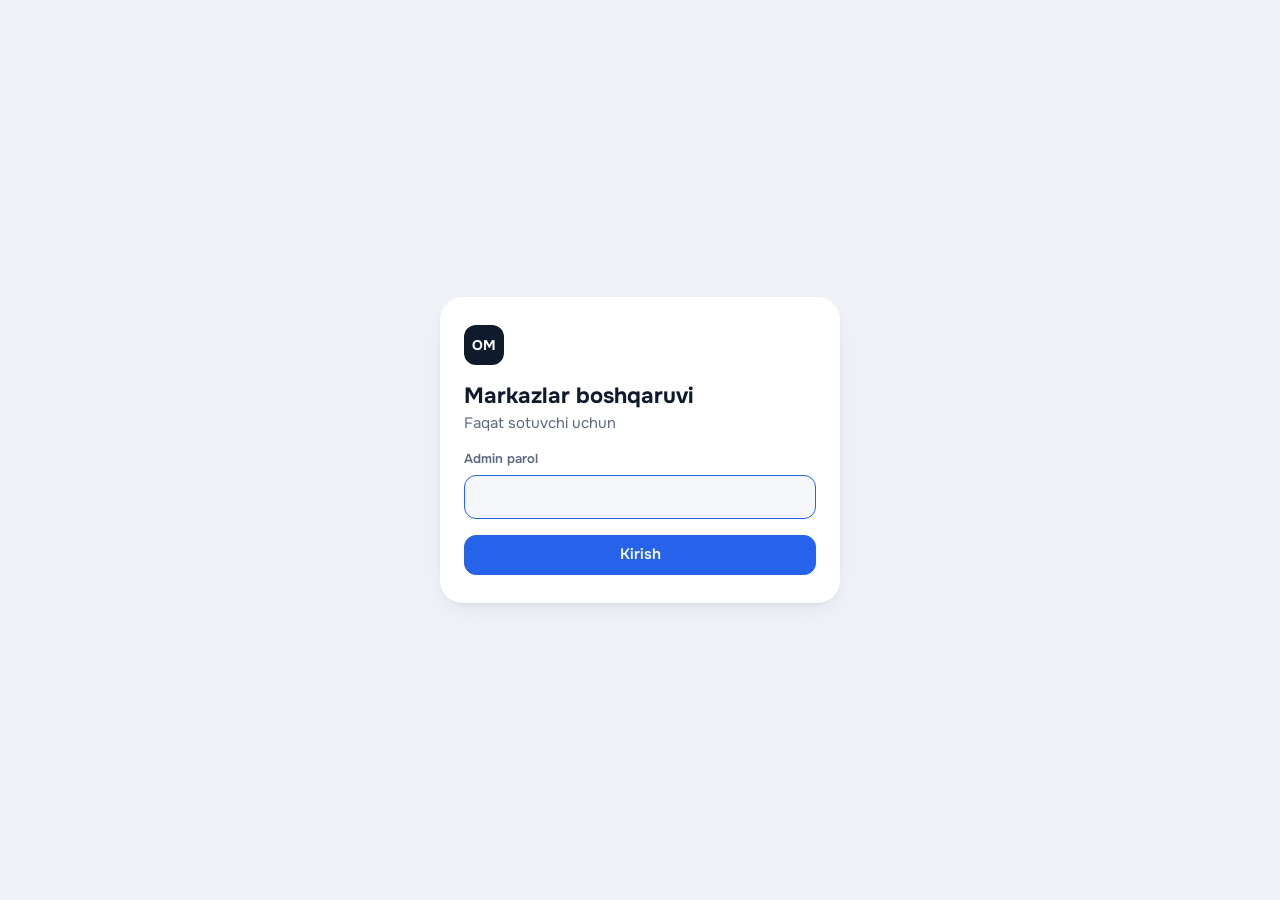
<file: admin/index.html>
<!DOCTYPE html>
<html lang="uz">
<head>
<meta charset="utf-8">
<meta name="viewport" content="width=device-width, initial-scale=1, viewport-fit=cover">
<title>Markazlar boshqaruvi</title>
<meta name="robots" content="noindex, nofollow">
<meta name="theme-color" content="#0F1B2D">
<link rel="icon" href="data:image/svg+xml,%3Csvg xmlns='http://www.w3.org/2000/svg' viewBox='0 0 64 64'%3E%3Crect width='64' height='64' rx='16' fill='%230F1B2D'/%3E%3Ctext x='32' y='42' font-family='Arial' font-weight='700' font-size='24' fill='white' text-anchor='middle'%3EOM%3C/text%3E%3C/svg%3E">
<link rel="preconnect" href="https://fonts.googleapis.com">
<link rel="preconnect" href="https://fonts.gstatic.com" crossorigin>
<link rel="stylesheet" href="https://fonts.googleapis.com/css2?family=Onest:wght@400;500;600;700&display=swap">
<style>
:root {
  --bg: #EEF1F6; --surface: #FFFFFF; --s2: #F4F6FA; --line: #E1E6EF; --text: #0F1B2D; --muted: #5A6880;
  --primary: #2563EB; --primary-soft: #E7EEFD; --ok: #047857; --ok-soft: #E3F5EE; --warn: #B45309; --warn-soft: #FDF1E2;
  --bad: #C81E1E; --bad-soft: #FCE8E8; --ink: #0F1B2D; --on-ink: #FFFFFF;
  --r: 16px; --shadow: 0 1px 2px rgb(16 30 60 / .06), 0 8px 24px -12px rgb(16 30 60 / .16);
  color-scheme: light;
}
@media (prefers-color-scheme: dark) { :root:not([data-theme="light"]) {
  --bg: #0A1120; --surface: #121B2C; --s2: #19243A; --line: #24314A; --text: #E7EDF7; --muted: #97A5BC;
  --primary: #6B9BFF; --primary-soft: #1B2A4A; --ok: #34D399; --ok-soft: #12302A; --warn: #FBBF24; --warn-soft: #33270F;
  --bad: #F87171; --bad-soft: #3A1A1D; --ink: #E7EDF7; --on-ink: #0A1120; --shadow: 0 1px 2px rgb(0 0 0 / .3), 0 8px 24px -12px rgb(0 0 0 / .5);
  color-scheme: dark; } }
:root[data-theme="dark"] {
  --bg: #0A1120; --surface: #121B2C; --s2: #19243A; --line: #24314A; --text: #E7EDF7; --muted: #97A5BC;
  --primary: #6B9BFF; --primary-soft: #1B2A4A; --ok: #34D399; --ok-soft: #12302A; --warn: #FBBF24; --warn-soft: #33270F;
  --bad: #F87171; --bad-soft: #3A1A1D; --ink: #E7EDF7; --on-ink: #0A1120; --shadow: 0 1px 2px rgb(0 0 0 / .3), 0 8px 24px -12px rgb(0 0 0 / .5);
  color-scheme: dark; }
* { box-sizing: border-box; }
body { margin: 0; background: var(--bg); color: var(--text); font: 15px/1.45 Onest, "Segoe UI", system-ui, sans-serif; -webkit-font-smoothing: antialiased; }
button, input, textarea, select { font: inherit; color: inherit; }
[hidden] { display: none !important; }
.sahifa { max-width: 1400px; margin: 0 auto; padding: 20px max(16px, env(safe-area-inset-right, 0px)) 48px max(16px, env(safe-area-inset-left, 0px)); display: flex; flex-direction: column; gap: 18px; }
header.bosh { display: flex; align-items: center; gap: 12px; flex-wrap: wrap; }
.logo { width: 40px; height: 40px; border-radius: 12px; background: var(--ink); color: var(--on-ink); display: grid; place-items: center; font-weight: 700; font-size: 14px; letter-spacing: .02em; flex: none; }
header.bosh h1 { font-size: 20px; margin: 0; line-height: 1.2; text-wrap: balance; }
header.bosh .ost { color: var(--muted); font-size: 13px; }
header.bosh .o { margin-left: auto; display: flex; gap: 8px; flex-wrap: wrap; }
.btn { min-height: 40px; padding: 0 14px; border-radius: 12px; border: 1.5px solid var(--line); background: var(--surface); font-weight: 600; cursor: pointer; display: inline-flex; align-items: center; justify-content: center; gap: 8px; white-space: nowrap; }
.btn:hover { border-color: color-mix(in srgb, var(--primary) 40%, var(--line)); }
.btn:disabled { opacity: .55; cursor: default; }
.btn.asosiy { background: var(--primary); border-color: var(--primary); color: #fff; }
.btn.yumshoq { background: var(--primary-soft); border-color: transparent; color: var(--primary); }
.btn.xavfli { color: var(--bad); }
.btn.xavfli-t { background: var(--bad); border-color: var(--bad); color: #fff; }
.btn.ok-t { background: var(--ok); border-color: var(--ok); color: #fff; }
.btn.kichik { min-height: 34px; padding: 0 12px; font-size: 13px; border-radius: 10px; }
.btn:focus-visible, input:focus-visible, textarea:focus-visible, .chip:focus-visible, tr:focus-visible, .kart:focus-visible { outline: 2.5px solid var(--primary); outline-offset: 2px; }
svg.ic { width: 18px; height: 18px; flex: none; stroke: currentColor; fill: none; stroke-width: 2; stroke-linecap: round; stroke-linejoin: round; }

/* Kirish */
.kirish { min-height: 100vh; display: grid; place-items: center; padding: 24px 16px; }
.kirish form { width: min(400px, 100%); background: var(--surface); border-radius: 22px; padding: 28px 24px; box-shadow: var(--shadow); display: flex; flex-direction: column; gap: 16px; }
.kirish h1 { margin: 0; font-size: 22px; } .kirish p { margin: 0; color: var(--muted); }
label.maydon { display: flex; flex-direction: column; gap: 6px; font-size: 13px; font-weight: 600; color: var(--muted); }
input, textarea { background: var(--s2); border: 1.5px solid var(--line); border-radius: 12px; min-height: 44px; padding: 10px 12px; width: 100%; }
textarea { min-height: 80px; resize: vertical; }
input:focus, textarea:focus { outline: none; border-color: var(--primary); }
.xato { color: var(--bad); font-weight: 600; font-size: 14px; margin: 0; }

/* Ko‘rsatkichlar */
.plitkalar { display: grid; grid-template-columns: repeat(auto-fit, minmax(150px, 1fr)); gap: 12px; }
.plitka { background: var(--surface); border-radius: var(--r); padding: 14px 16px; box-shadow: var(--shadow); display: flex; flex-direction: column; gap: 2px; border: 0; text-align: left; cursor: pointer; }
.plitka b { font-size: 26px; font-variant-numeric: tabular-nums; line-height: 1.2; }
.plitka span { color: var(--muted); font-size: 13px; }
.plitka[aria-pressed="true"] { outline: 2px solid var(--primary); }
.plitka.ok b { color: var(--ok); } .plitka.warn b { color: var(--warn); } .plitka.bad b { color: var(--bad); }

/* Asboblar */
.asboblar { display: flex; gap: 10px; flex-wrap: wrap; align-items: center; }
.qidiruv { flex: 1 1 260px; position: relative; }
.qidiruv input { padding-left: 38px; background: var(--surface); }
.qidiruv svg { position: absolute; left: 12px; top: 50%; transform: translateY(-50%); color: var(--muted); }
.chiplar { display: flex; gap: 6px; flex-wrap: wrap; }
.chip { min-height: 36px; padding: 0 12px; border-radius: 999px; border: 1.5px solid var(--line); background: var(--surface); font-weight: 600; font-size: 13px; cursor: pointer; display: inline-flex; gap: 6px; align-items: center; }
.chip[aria-pressed="true"] { background: var(--ink); color: var(--on-ink); border-color: var(--ink); }
.chip .son { opacity: .7; font-variant-numeric: tabular-nums; }

/* Jadval */
.karta { background: var(--surface); border-radius: var(--r); box-shadow: var(--shadow); overflow: hidden; }
.jadval-q { overflow-x: auto; }
table { width: 100%; border-collapse: collapse; font-size: 14px; }
th { text-align: left; font-size: 12px; font-weight: 600; color: var(--muted); text-transform: uppercase; letter-spacing: .04em; padding: 12px 14px; border-bottom: 1px solid var(--line); white-space: nowrap; }
td { padding: 12px 14px; border-bottom: 1px solid var(--line); vertical-align: middle; }
tbody tr { cursor: pointer; } tbody tr:hover { background: var(--s2); }
tbody tr:last-child td { border-bottom: 0; }
td.raq { text-align: right; font-variant-numeric: tabular-nums; }
.id { font-family: ui-monospace, Consolas, monospace; font-size: 12px; color: var(--muted); }
.nom b { display: block; } .nom span { color: var(--muted); font-size: 13px; }
.pill { display: inline-flex; align-items: center; min-height: 24px; padding: 0 10px; border-radius: 999px; font-size: 12px; font-weight: 700; white-space: nowrap; }
.pill.ok { background: var(--ok-soft); color: var(--ok); } .pill.sinov { background: var(--primary-soft); color: var(--primary); }
.pill.warn { background: var(--warn-soft); color: var(--warn); } .pill.bad { background: var(--bad-soft); color: var(--bad); }
.muted { color: var(--muted); } .sm { font-size: 13px; }
.bosh-holat { padding: 40px 20px; text-align: center; color: var(--muted); }
.kartalar { display: none; }
@media (max-width: 760px) {
  .jadval-q { display: none; }
  .kartalar { display: flex; flex-direction: column; }
  .kart { padding: 14px 16px; border-bottom: 1px solid var(--line); display: grid; grid-template-columns: 1fr auto; gap: 4px 10px; cursor: pointer; background: none; border-left: 0; border-right: 0; border-top: 0; text-align: left; width: 100%; }
  .kart:last-child { border-bottom: 0; }
  header.bosh .o { margin-left: 0; width: 100%; }
}

/* Panel */
.parda { position: fixed; inset: 0; background: rgb(8 14 28 / .45); z-index: 20; display: flex; justify-content: flex-end; }
.panel { width: min(520px, 100%); height: 100%; background: var(--bg); overflow-y: auto; padding: 20px max(16px, env(safe-area-inset-right, 0px)) 32px 20px; display: flex; flex-direction: column; gap: 14px; box-shadow: -12px 0 40px -12px rgb(0 0 0 / .3); }
.panel-bosh { display: flex; align-items: flex-start; gap: 12px; }
.panel-bosh h2 { margin: 0; font-size: 20px; line-height: 1.25; text-wrap: balance; }
.panel-bosh .yop { margin-left: auto; }
.blok { background: var(--surface); border-radius: var(--r); padding: 16px; display: flex; flex-direction: column; gap: 12px; box-shadow: var(--shadow); }
.blok h3 { margin: 0; font-size: 14px; }
.malumot { display: grid; grid-template-columns: auto 1fr; gap: 8px 14px; font-size: 14px; margin: 0; }
.malumot dt { color: var(--muted); } .malumot dd { margin: 0; font-weight: 600; overflow-wrap: anywhere; }
.qator { display: flex; gap: 8px; flex-wrap: wrap; align-items: center; }
.tasdiq { background: var(--bad-soft); border-radius: 12px; padding: 12px; display: flex; flex-direction: column; gap: 10px; }
.qongiroq-t { position: relative; }
.badge { position: absolute; top: -6px; right: -6px; min-width: 20px; height: 20px; padding: 0 6px; border-radius: 999px; background: var(--bad); color: #fff; font-size: 12px; font-weight: 700; display: grid; place-items: center; }
.bild-oyna { position: fixed; top: 72px; right: max(16px, env(safe-area-inset-right, 0px)); width: min(400px, calc(100% - 32px)); max-height: min(70vh, 560px); overflow-y: auto; background: var(--surface); border-radius: var(--r); box-shadow: 0 16px 48px -12px rgb(0 0 0 / .35); z-index: 15; border: 1px solid var(--line); }
.bild-oyna h3 { margin: 0; padding: 14px 16px; font-size: 15px; border-bottom: 1px solid var(--line); }
.bild { display: grid; grid-template-columns: 1fr auto; gap: 2px 10px; padding: 12px 16px; border: 0; border-bottom: 1px solid var(--line); background: none; text-align: left; width: 100%; cursor: pointer; }
.bild:hover { background: var(--s2); } .bild:last-child { border-bottom: 0; }
.bild.yangi { background: color-mix(in srgb, var(--primary-soft) 70%, transparent); }
.chat-r { display: flex; flex-direction: column; gap: 8px; max-height: 340px; overflow-y: auto; padding: 10px; background: var(--s2); border-radius: 12px; }
.cx { max-width: 85%; padding: 8px 12px; border-radius: 12px; font-size: 14px; display: flex; flex-direction: column; gap: 2px; overflow-wrap: anywhere; }
.cx.m { align-self: flex-start; background: var(--surface); border: 1px solid var(--line); }
.cx.a { align-self: flex-end; background: var(--primary); color: #fff; }
.cx .v { font-size: 11px; opacity: .75; }
.cx.sorov { border: 2px solid var(--warn); }
.toast { position: fixed; left: 50%; bottom: calc(24px + env(safe-area-inset-bottom, 0px)); transform: translateX(-50%); background: var(--ink); color: var(--on-ink); padding: 12px 18px; border-radius: 12px; font-weight: 600; z-index: 40; box-shadow: var(--shadow); max-width: calc(100% - 32px); }
.aylana { width: 16px; height: 16px; border-radius: 50%; border: 2.5px solid currentColor; border-top-color: transparent; animation: a .8s linear infinite; display: inline-block; }
@keyframes a { to { transform: rotate(360deg); } }
</style>
</head>
<body>
<div id="ilova"></div>
<div class="toast" id="toast" role="status" aria-live="polite" hidden></div>
<script>
"use strict";
/* =====================================================================
   O‘quv Markaz CRM — sotuvchining admin sayti
   Barcha markazlarni ko‘rish, bloklash, muddatini uzaytirish, xabar yuborish.
   Ma’lumot Google Sheets serveridan keladi; parol serverda tekshiriladi.
   ===================================================================== */
const SERVER = "https://script.google.com/macros/s/AKfycbxZshxNSq_BtBGPIpcSw9VXBvwhGCeLPrf4T0P6W2O8w_sPSbLNEAPHC2O91DiuXwAE/exec";   // Google Apps Script veb-ilova manzili (CRM dagi SOZLAMALAR.server bilan bir xil)

const $ = s => document.querySelector(s);
const esc = s => String(s ?? "").replace(/[&<>"']/g, c => ({ "&": "&amp;", "<": "&lt;", ">": "&gt;", '"': "&quot;", "'": "&#39;" }[c]));
const OYLAR = ["yanvar", "fevral", "mart", "aprel", "may", "iyun", "iyul", "avgust", "sentabr", "oktabr", "noyabr", "dekabr"];
const sanaMatn = s => { if (!s) return "—"; const [y, m, d] = s.slice(0, 10).split("-").map(Number); return `${d}-${OYLAR[m - 1]} ${y}`; };
const kunFarqi = (a, b) => Math.round((Date.UTC(...b.split("-").map((x, i) => i === 1 ? x - 1 : +x)) - Date.UTC(...a.split("-").map((x, i) => i === 1 ? x - 1 : +x))) / 864e5);
const sanaQosh = (s, kun) => { const p = s.split("-").map(Number); return new Date(Date.UTC(p[0], p[1] - 1, p[2] + kun)).toISOString().slice(0, 10); };
const oyQosh = (s, n) => { const p = s.split("-").map(Number), d = new Date(Date.UTC(p[0], p[1] - 1 + n, 1)), oxir = new Date(Date.UTC(d.getUTCFullYear(), d.getUTCMonth() + 1, 0)).getUTCDate();
  return `${d.getUTCFullYear()}-${String(d.getUTCMonth() + 1).padStart(2, "0")}-${String(Math.min(p[2], oxir)).padStart(2, "0")}`; };
const son = n => String(+n || 0).replace(/\B(?=(\d{3})+(?!\d))/g, " ");
const IC = {
  qidir: "M11 4a7 7 0 1 0 0 14 7 7 0 0 0 0-14zM20 20l-3.5-3.5", yangila: "M20 11a8 8 0 1 0-2.3 5.7M20 4v7h-7", chiq: "M15 4h4v16h-4M10 8l-4 4 4 4M6 12h11",
  x: "M6 6l12 12M18 6L6 18", nusxa: "M9 9h11v11H9zM5 15H4V4h11v1", qulf: "M6 11h12v9H6zM8 11V8a4 4 0 0 1 8 0v3", ochiq: "M6 11h12v9H6zM8 11V8a4 4 0 0 1 7.5-2",
  xabar: "M4 5h16v11H8l-4 4z", qongiroq: "M6 16V11a6 6 0 0 1 12 0v5l1.5 2h-15zM10 20a2 2 0 0 0 4 0", kalit: "M14.5 9.5a4 4 0 1 0-3.9 4.9L9 16v2H7v2H4v-3l6.1-6.1A4 4 0 0 0 14.5 9.5z", tel: "M5 4h4l2 5-2.5 1.5a11 11 0 0 0 5 5L15 13l5 2v4a2 2 0 0 1-2 2A16 16 0 0 1 3 6a2 2 0 0 1 2-2", tar: "M3 6h18M8 6V4h8v2M6 6l1 14h10l1-14", oy: "M12 3a9 9 0 1 0 9 9", kun: "M4 6h16v14H4zM4 10h16M9 3v4M15 3v4",
};
const ic = (n, s = 18) => `<svg class="ic" viewBox="0 0 24 24" width="${s}" height="${s}" aria-hidden="true"><path d="${IC[n]}"/></svg>`;

const H = {
  parol: "",   // faqat kirish paytida; keyin server bergan sessiya kaliti ishlatiladi
  sessiya: (() => { try { return sessionStorage.getItem("om-admin-s") || ""; } catch (e) { return ""; } })(),
  markazlar: [], tolovlar: [], tariflar: [], oylar: [1, 3, 6, 12], tolovYoqilgan: true, bugun: "", yuklanmoqda: false, xato: "",
  filtr: "hammasi", qidiruv: "", tanlangan: "", tasdiq: "", korinish: "markazlar", naqd: null,
  bildirish: { soni: 0, suhbatlar: [] }, qongiroq: false, chat: null, parolTaklif: "",
};

async function sorov(amal, d = {}) {
  if (!SERVER) throw new Error("Server manzili sozlanmagan (SERVER).");
  const ac = new AbortController(), t = setTimeout(() => ac.abort(), 30000);
  try {
    const r = await fetch(SERVER, { method: "POST", headers: { "Content-Type": "text/plain;charset=utf-8" }, body: JSON.stringify({ amal, ...(H.sessiya ? { sessiya: H.sessiya } : { parol: H.parol }), ...d }), signal: ac.signal, redirect: "follow" });
    if (!r.ok) throw new Error("Server javobi: " + r.status);
    const j = await r.json();
    if (!j.ok && (j.kod === "parol" || j.kod === "blok")) { chiqish(j.xato); throw new Error(j.xato); }
    return j;
  } catch (e) { throw e.name === "AbortError" ? new Error("Server javob bermadi.") : e; }
  finally { clearTimeout(t); }
}
function toast(m) { const t = $("#toast"); t.textContent = m; t.hidden = false; clearTimeout(toast.t); toast.t = setTimeout(() => { t.hidden = true; }, 2600); }

// Markaz holati: bloklangan > tugagan > obuna > sinov
function tur(m) {
  const tugash = [m.sinovTugash, m.tugash].filter(Boolean).sort().pop() || "";
  const qoldi = tugash ? kunFarqi(H.bugun, tugash) : -1;
  if (m.holat === "bloklangan") return { k: "bloklangan", n: "Bloklangan", c: "bad", tugash, qoldi };
  if (qoldi < 0) return { k: "tugagan", n: "Muddati tugagan", c: "warn", tugash, qoldi };
  if (m.tugash && m.tugash >= (m.sinovTugash || "")) return { k: "obuna", n: "Obuna", c: "ok", tugash, qoldi };
  return { k: "sinov", n: "Bepul sinov", c: "sinov", tugash, qoldi };
}
const FILTRLAR = [["hammasi", "Hammasi"], ["obuna", "Obuna"], ["sinov", "Bepul sinov"], ["arafa", "7 kunda tugaydi"], ["tugagan", "Muddati tugagan"], ["bloklangan", "Bloklangan"]];
const mos = (m, f) => { const t = tur(m); return f === "hammasi" || t.k === f || (f === "arafa" && (t.k === "obuna" || t.k === "sinov") && t.qoldi <= 7); };
const oxirgiMatn = s => { if (!s) return "—"; const kun = kunFarqi(s.slice(0, 10), H.bugun); return kun <= 0 ? `bugun, ${s.slice(11, 16)}` : kun === 1 ? "kecha" : `${kun} kun oldin`; };

const tarifNom = k => (H.tariflar.find(t => t.k === k) || {}).nom || "";
const USUL = { click: "Click", payme: "Payme", uzcard: "Uzcard", humo: "Humo", naqd: "Naqd", karta: "Kartaga o‘tkazma" };
const usulNom = u => USUL[u] || (u ? u.charAt(0).toUpperCase() + u.slice(1) : "—");
const tolanganlar = () => H.tolovlar.filter(t => t.holat === "tolandi");
const oyTushum = oy => tolanganlar().filter(t => (t.tolandi || "").slice(0, 7) === oy).reduce((s, t) => s + (+t.summa || 0), 0);

/* ---------- Chizish ---------- */
function chiz() {
  const ilova = $("#ilova");
  if (!H.sessiya) { ilova.innerHTML = kirishOyna(); setTimeout(() => $("#parol") && $("#parol").focus(), 30); return; }
  const l = H.markazlar, b = H.bugun;
  const sana = t => l.filter(m => mos(m, t)).length;
  const qidir = H.qidiruv.trim().toLowerCase(), qd = qidir.replace(/\D/g, "");
  const royxat = l.filter(m => mos(m, H.filtr) && (!qidir || [m.nomi, m.rahbar, m.id, m.manzil, m.login].some(x => String(x || "").toLowerCase().includes(qidir)) || (qd.length >= 3 && String(m.tel).replace(/\D/g, "").includes(qd))))
    .sort((a, c) => (c.royxat || "").localeCompare(a.royxat || "") || c.id.localeCompare(a.id));
  const oyYangi = l.filter(m => (m.royxat || "").slice(0, 7) === (b || "").slice(0, 7)).length;
  const oquvchi = l.filter(m => tur(m).k !== "bloklangan").reduce((s, m) => s + (+m.oquvchilar || 0), 0);
  const plitka = (f, n, cls, matn) => `<button class="plitka ${cls}" data-filtr="${f}" aria-pressed="${H.filtr === f}"><b>${son(n)}</b><span>${matn}</span></button>`;
  ilova.innerHTML = `<div class="sahifa">
    <header class="bosh"><div class="logo">OM</div><div><h1>Markazlar boshqaruvi</h1><div class="ost">O‘quv Markaz CRM · ${b ? sanaMatn(b) : ""}</div></div>
      <div class="o"><button class="btn qongiroq-t" data-a="qongiroq" aria-label="Bildirishnomalar${H.bildirish.soni ? `: ${H.bildirish.soni} ta yangi` : ""}" aria-expanded="${H.qongiroq}">${ic("qongiroq")}<span id="badge" class="badge" ${H.bildirish.soni ? "" : "hidden"}>${H.bildirish.soni}</span></button>
        <button class="btn" data-a="yangila" ${H.yuklanmoqda ? "disabled" : ""}>${H.yuklanmoqda ? `<span class="aylana"></span>` : ic("yangila")} Yangilash</button>
        <button class="btn" data-a="chiqish">${ic("chiq")} Chiqish</button></div></header>
    ${H.xato ? `<p class="xato">${esc(H.xato)}</p>` : ""}
    <div class="plitkalar">
      ${plitka("hammasi", l.length, "", "Jami markaz")}${plitka("obuna", sana("obuna"), "ok", "Obunada")}${plitka("sinov", sana("sinov"), "", "Bepul sinovda")}
      ${plitka("arafa", sana("arafa"), "warn", "7 kunda tugaydi")}${plitka("tugagan", sana("tugagan"), "warn", "Muddati tugagan")}${plitka("bloklangan", sana("bloklangan"), "bad", "Bloklangan")}
      <div class="plitka" style="cursor:default"><b>${son(oyYangi)}</b><span>Shu oy ro‘yxatdan o‘tgan</span></div>
      <div class="plitka" style="cursor:default"><b>${son(oquvchi)}</b><span>Jami faol o‘quvchi</span></div>
      <button class="plitka ok" data-a="korinish" data-k="tolovlar"><b>${son(oyTushum((b || "").slice(0, 7)))}</b><span>Shu oy tushum, so‘m</span></button>
      <div class="plitka" style="cursor:default"><b>${son(oyTushum(b ? oyQosh(b.slice(0, 8) + "01", -1).slice(0, 7) : ""))}</b><span>O‘tgan oy tushum, so‘m</span></div>
    </div>
    ${H.tolovYoqilgan ? "" : `<p class="xato" style="font-weight:500">Online to‘lov ulanmagan: Apps Script’da TEZCHECK_KALIT qo‘yilmagan. Markazlar faqat sizga murojaat qilib to‘lay oladi.</p>`}
    <div class="chiplar" role="tablist">${[["markazlar", "Markazlar"], ["tolovlar", "To‘lovlar"], ["sms", "Avto-SMS"]].map(([k, n]) => `<button class="chip" data-a="korinish" data-k="${k}" aria-pressed="${H.korinish === k}">${n}</button>`).join("")}</div>
    ${H.korinish === "sms" ? smsKorinish() : H.korinish === "tolovlar" ? tolovlarJadval() : `
    ${H.korinish === "tolovlar" ? "" : `<div class="asboblar"><label class="qidiruv">${ic("qidir")}<span hidden>Qidiruv</span><input id="qidiruv" type="search" placeholder="Nomi, telefon, rahbar yoki ID" value="${esc(H.qidiruv)}" autocomplete="off"></label>
      <div class="chiplar">${FILTRLAR.map(([k, n]) => `<button class="chip" data-filtr="${k}" aria-pressed="${H.filtr === k}">${n} <span class="son">${sana(k)}</span></button>`).join("")}</div></div>`}
    <section class="karta">${royxat.length ? `
      <div class="jadval-q"><table><thead><tr><th>ID</th><th>Markaz</th><th>Telefon</th><th>Holat</th><th>Tarif</th><th>Tugashi</th><th style="text-align:right">O‘quvchi</th><th>Oxirgi kirish</th><th>Ro‘yxat</th></tr></thead>
        <tbody>${royxat.map(m => { const t = tur(m); return `<tr data-id="${esc(m.id)}" tabindex="0">
          <td class="id">${esc(m.id)}</td><td class="nom"><b>${esc(m.nomi)}</b><span>${esc(m.rahbar)}${m.manzil ? " · " + esc(m.manzil) : ""}</span></td>
          <td>${esc(m.tel)}</td><td><span class="pill ${t.c}">${t.n}</span></td><td>${esc(tarifNom(m.tarif) || "—")}</td>
          <td>${sanaMatn(t.tugash)}<div class="muted sm">${t.qoldi < 0 ? `${-t.qoldi} kun o‘tdi` : `${t.qoldi} kun qoldi`}</div></td>
          <td class="raq">${son(m.oquvchilar)}</td><td class="muted">${oxirgiMatn(m.oxirgiKirish)}</td><td class="muted">${sanaMatn(m.royxat)}</td></tr>`; }).join("")}</tbody></table></div>
      <div class="kartalar">${royxat.map(m => { const t = tur(m); return `<button class="kart" data-id="${esc(m.id)}">
          <div class="nom"><b>${esc(m.nomi)}</b><span>${esc(m.tel)} · ${esc(m.rahbar)}</span></div><span class="pill ${t.c}">${t.n}</span>
          <span class="muted sm">${esc(m.id)}${m.tarif ? " · " + esc(tarifNom(m.tarif)) : ""} · ${son(m.oquvchilar)} o‘quvchi · ${oxirgiMatn(m.oxirgiKirish)}</span><span class="muted sm">${t.qoldi < 0 ? "tugagan" : t.qoldi + " kun"}</span></button>`; }).join("")}</div>`
      : `<div class="bosh-holat">${l.length ? "Bu filtr bo‘yicha markaz yo‘q." : H.yuklanmoqda ? "Yuklanmoqda…" : "Hali birorta markaz ro‘yxatdan o‘tmagan. Markaz CRM’da ro‘yxatdan o‘tishi bilan shu yerda paydo bo‘ladi."}</div>`}
    </section>`}</div>${H.qongiroq ? bildOyna() : ""}${H.tanlangan ? panel() : ""}`;
}

const TOLOV_HOLAT = { tolandi: ["To‘langan", "ok"], kutilmoqda: ["Kutilmoqda", "sinov"], bekor: ["Bekor", "bad"], eskirdi: ["Eskirgan", "warn"] };
function tolovQator(t, markazUstun = true) {
  const [hn, hc] = TOLOV_HOLAT[t.holat] || [t.holat, "sinov"];
  return `<tr ${markazUstun ? `data-id="${esc(t.markazId)}" tabindex="0"` : ""}><td class="muted sm">${esc((t.tolandi || t.yaratildi || "").replace(" ", ", "))}</td>
    ${markazUstun ? `<td class="nom"><b>${esc(t.markaz)}</b><span>${esc(t.markazId)}</span></td>` : ""}
    <td>${esc(tarifNom(t.tarif) || t.tarif)} · ${esc(t.oylar)} oy</td><td class="raq"><b>${son(t.summa)}</b></td>
    <td>${esc(usulNom(t.usul))}</td><td><span class="pill ${hc}">${hn}</span></td></tr>`;
}
function tolovlarJadval() {
  const l = H.tolovlar.slice().sort((a, c) => (c.tolandi || c.yaratildi || "").localeCompare(a.tolandi || a.yaratildi || ""));
  const jami = tolanganlar().reduce((s, t) => s + (+t.summa || 0), 0);
  return `<section class="karta">${l.length ? `<div style="padding:14px 16px;border-bottom:1px solid var(--line)" class="muted sm">Jami tushum: <b style="color:var(--text)">${son(jami)} so‘m</b> · ${tolanganlar().length} ta to‘lov</div>
    <div class="jadval-q" style="display:block"><table><thead><tr><th>Sana</th><th>Markaz</th><th>Tarif</th><th style="text-align:right">Summa</th><th>Usul</th><th>Holat</th></tr></thead>
    <tbody>${l.map(t => tolovQator(t)).join("")}</tbody></table></div>`
    : `<div class="bosh-holat">Hali to‘lov yo‘q. Markaz CRM’da tarif tanlab to‘lasa yoki siz naqd to‘lov qo‘shsangiz, shu yerda ko‘rinadi.</div>`}</section>`;
}

/* ---------- Avto-SMS: ulangan telefonlar va umumiy sozlamalar ---------- */
function smsKorinish() {
  const s = H.sms;
  if (!s) { if (!H.smsYuk) smsYukla(); return `<section class="karta"><div class="bosh-holat">${H.smsXato ? esc(H.smsXato) : "Yuklanmoqda…"}</div></section>`; }
  const g = s.global, j = s.jami, q = s.qurilmalar.slice().sort((a, c) => (c.online - a.online) || (c.bugun - a.bugun));
  return `<div class="plitkalar">
      <div class="plitka" style="cursor:default"><b>${son(q.length)}</b><span>Ulangan telefon</span></div>
      <div class="plitka ok" style="cursor:default"><b>${son(j.onlayn)}</b><span>Hozir onlayn</span></div>
      <div class="plitka ok" style="cursor:default"><b>${son(j.bugun)}</b><span>Bugun yuborildi</span></div>
      <div class="plitka" style="cursor:default"><b>${son(j.navbatda)}</b><span>Navbatda</span></div>
      <div class="plitka bad" style="cursor:default"><b>${son(j.xato)}</b><span>Bugun xato</span></div></div>
    ${g.off ? `<p class="xato">Avto-SMS hamma markazlar uchun o‘chirilgan. Telefonlar SMS yubormaydi.</p>` : ""}
    <section class="karta">${q.length ? `<div class="jadval-q" style="display:block"><table><thead><tr><th>Markaz</th><th>Telefon</th><th>SIM</th><th>Holat</th><th>Versiya</th><th style="text-align:right">Bugun</th><th style="text-align:right">Xato</th><th style="text-align:right">Navbatda</th></tr></thead>
      <tbody>${q.map(x => `<tr data-id="${esc(x.acc)}" tabindex="0"><td class="nom"><b>${esc(x.markaz)}</b><span>${esc(x.acc)}${x.auto ? " · avtomatik eslatma yoqilgan" : ""}</span></td>
        <td>${esc(x.model || "—")}</td><td>${esc(x.sim || "—")}</td>
        <td>${x.online ? `<span class="pill ok">Onlayn</span>` : `<span class="pill bad">Onlayn emas</span><div class="muted sm">${x.lastPing ? vaqtM(x.lastPing) : "—"}</div>`}</td>
        <td>${esc(x.appVer || "—")}</td><td class="raq">${son(x.bugun)}<div class="muted sm">limit ${son(x.limit)}</div></td><td class="raq" style="${x.xato ? "color:var(--bad)" : ""}">${son(x.xato)}</td><td class="raq">${son(x.navbatda)}</td></tr>`).join("")}</tbody></table></div>`
      : `<div class="bosh-holat">Hali birorta markaz telefon ulamagan. Markaz CRM’da «Avto-SMS» bo‘limidan ulaydi.</div>`}</section>
    <section class="karta" style="padding:16px;display:grid;gap:14px;max-width:640px"><h2 style="margin:0;font-size:17px">Umumiy sozlamalar</h2>
      <label style="display:flex;gap:10px;align-items:center;font-weight:600"><input type="checkbox" id="sms-off" ${g.off ? "checked" : ""} style="width:20px;height:20px"> Hamma uchun o‘chirish</label>
      <div style="display:grid;grid-template-columns:repeat(auto-fit,minmax(180px,1fr));gap:12px">
        <label style="display:grid;gap:6px"><span class="muted sm">Standart kunlik limit (yangi markazlar)</span><input id="sms-limit" type="number" min="10" max="150" value="${+g.limit || 50}"></label>
        <label style="display:grid;gap:6px"><span class="muted sm">SMS oralig‘i, soniya</span><input id="sms-gap" type="number" min="5" max="300" value="${+g.gap || 25}"></label></div>
      <div style="display:grid;gap:6px"><span class="muted sm">Qaysi tariflarda ishlaydi (bepul sinovda hamma uchun ochiq)</span>
        <div class="chiplar">${(s.tariflar || H.tariflar).map(t => `<label class="chip"><input type="checkbox" name="sms-tarif" value="${esc(t.k)}" ${g.tariflar.includes(t.k) ? "checked" : ""}> ${esc(t.nom)}</label>`).join("")}</div></div>
      <div><button class="btn asosiy" data-a="sms-saqla">Saqlash</button> <button class="btn" data-a="sms-yangila">${ic("yangila")} Yangilash</button></div></section>`;
}
async function smsYukla(amal = "admin_sms", d = {}) {
  H.smsYuk = true;
  try { const j = await sorov(amal, d); if (!j.ok) throw new Error(j.xato || "Xato"); H.sms = j; H.smsXato = ""; if (amal !== "admin_sms") toast("Saqlandi"); }
  catch (e) { H.smsXato = /Noma.lum amal/.test(e.message) ? "Server eski versiyada: Code.gs ni yangilab, qayta Deploy qiling (SOZLASH.md, 7-bo‘lim)." : e.message; }
  H.smsYuk = false; if (H.korinish === "sms") chiz();
}

const vaqtM = ms => { const d = new Date(+ms), p = n => String(n).padStart(2, "0"), s = `${d.getFullYear()}-${p(d.getMonth() + 1)}-${p(d.getDate())}`;
  return `${s === H.bugun ? "" : sanaMatn(s) + ", "}${p(d.getHours())}:${p(d.getMinutes())}`; };
function bildOyna() {
  const l = H.bildirish.suhbatlar;
  return `<div class="bild-oyna" role="dialog" aria-label="Bildirishnomalar"><h3>Bildirishnomalar</h3>
    ${l.length ? l.map(g => { const m = H.markazlar.find(x => x.id === g.markazId) || {};
      return `<button class="bild${g.oqilmagan ? " yangi" : ""}" data-a="suhbat" data-m="${esc(g.markazId)}">
        <b>${esc(g.markaz)}</b><span class="muted sm">${vaqtM(g.oxirgi.vaqt)}</span>
        <span class="sm">${g.parolSorov ? `<span class="pill warn">${ic("kalit", 12)} Parolni unutdi</span> ` : ""}${g.oxirgi.kimdan === "admin" ? "Siz: " : ""}${esc(String(g.oxirgi.turi === "parol_sorov" ? "Parolni unutdim" : g.oxirgi.turi === "parol" ? "Yangi parol yuborildi" : g.oxirgi.matn).slice(0, 80))}</span>
        ${g.oqilmagan ? `<span class="pill bad">${g.oqilmagan}</span>` : "<span></span>"}
        <span class="muted sm" style="grid-column:1/-1">${esc(m.rahbar || "")}${m.tel ? " · " + esc(m.tel) : ""}</span></button>`; }).join("")
      : `<p class="muted sm" style="padding:16px;margin:0">Hozircha xabar yo‘q. Markaz CRM’da «Parolni unutdim» ni bossa, shu yerda paydo bo‘ladi.</p>`}</div>`;
}
function chatHTML() {
  const l = (H.chat && H.chat.xabarlar) || [];
  if (!l.length) return `<p class="muted sm" style="margin:auto">${H.chat && H.chat.yuklanmoqda ? "Yuklanmoqda…" : "Hali xabar yo‘q."}</p>`;
  return l.map(x => x.kimdan === "markaz"
    ? `<div class="cx m${x.turi === "parol_sorov" ? " sorov" : ""}">${x.turi === "parol_sorov" ? `<b>${ic("kalit", 14)} Parolni unutdim</b>${x.login ? `<span class="sm">Rahbar logini: <b>${esc(x.login)}</b></span>` : ""}` : esc(x.matn)}<span class="v">Markaz · ${vaqtM(x.vaqt)}</span></div>`
    : `<div class="cx a">${x.turi === "parol" ? `<b>${ic("kalit", 14)} Yangi parol: ${esc(x.matn)}</b><span class="v">${x.oqildi ? "Markazga yetkazildi va o‘rnatildi" : "Markaz chatni ochishini kutmoqda"}</span>` : esc(x.matn)}<span class="v">Siz · ${vaqtM(x.vaqt)}</span></div>`).join("");
}
function chatChiz() { const r = $("#chat-r"); if (!r) return; const p = r.scrollHeight - r.scrollTop - r.clientHeight < 40; r.innerHTML = chatHTML(); if (p) r.scrollTop = r.scrollHeight; }
function parolYasa() { const h = "abcdefghjkmnpqrstuvwxyz", r = n => Math.floor(Math.random() * n); let p = h[r(23)].toUpperCase(); for (let i = 0; i < 3; i++) p += h[r(23)]; for (let i = 0; i < 4; i++) p += r(10); return p; }
async function chatOch(id) {
  H.chat = { id, xabarlar: [], yuklanmoqda: true }; H.parolTaklif = parolYasa(); chiz();
  try { const j = await sorov("admin_chat_ol", { id }); if (j.ok && H.chat && H.chat.id === id) { H.chat.xabarlar = j.xabarlar; H.chat.yuklanmoqda = false; chatChiz(); const r = $("#chat-r"); if (r) r.scrollTop = r.scrollHeight; bildYangila(); } }
  catch (e) { if (H.chat) H.chat.yuklanmoqda = false; chatChiz(); }
}
async function bildYangila() {
  try { const j = await sorov("admin_bildirish"); if (!j.ok) return;
    const avval = H.bildirish.soni; H.bildirish = { soni: j.soni, suhbatlar: j.suhbatlar };
    const b = $("#badge"); if (b) { b.textContent = j.soni; b.hidden = !j.soni; }
    document.title = (j.soni ? `(${j.soni}) ` : "") + "Markazlar boshqaruvi";
    if (j.soni > avval) toast(`Yangi xabar: ${(j.suhbatlar.find(g => g.oqilmagan) || {}).markaz || ""}`);
    if (H.qongiroq) chiz();
  } catch (e) {}
}

function kirishOyna() {
  return `<div class="kirish"><form id="kirish-forma" novalidate>
    <div class="logo">OM</div><div><h1>Markazlar boshqaruvi</h1><p>Faqat sotuvchi uchun</p></div>
    <label class="maydon">Admin parol<input id="parol" type="password" autocomplete="current-password" required></label>
    <p class="xato" id="k-xato" ${H.xato ? "" : "hidden"}>${esc(H.xato)}</p>
    <button class="btn asosiy" type="submit">Kirish</button></form></div>`;
}

function panel() {
  const m = H.markazlar.find(x => x.id === H.tanlangan); if (!m) return "";
  const t = tur(m), boshi = t.tugash && t.tugash >= H.bugun ? t.tugash : H.bugun;
  const tasdiq = H.tasdiq;
  return `<div class="parda" data-a="yop"><aside class="panel" role="dialog" aria-modal="true" aria-label="${esc(m.nomi)}">
    <div class="panel-bosh"><div><div class="id">${esc(m.id)}</div><h2>${esc(m.nomi)}</h2><span class="pill ${t.c}" style="margin-top:6px">${t.n}</span></div>
      <button class="btn kichik yop" data-a="yop" aria-label="Yopish">${ic("x")}</button></div>

    <section class="blok"><h3>Chat</h3>
      <div class="qator sm"><span>Rahbar: <b>${esc(m.rahbar)}</b></span><span>Login: <b>${esc(((H.chat && H.chat.xabarlar) || []).filter(x => x.login).map(x => x.login).pop() || m.login || "—")}</b></span>
        <span>${esc(m.tel)}</span><button class="btn kichik" data-a="nusxa" data-v="${esc(m.tel)}" style="min-height:28px;padding:0 8px" aria-label="Telefonni nusxalash">${ic("nusxa", 14)}</button></div>
      <div class="chat-r" id="chat-r">${chatHTML()}</div>
      <div class="qator"><input id="c-matn" placeholder="Javob yozing…" style="flex:1 1 200px" maxlength="1000" autocomplete="off"><button class="btn asosiy kichik" data-a="chat-yoz">Yuborish</button></div>
      <div class="qator" style="align-items:flex-end"><label class="maydon" style="flex:1 1 160px">Yangi parol (rahbar uchun)<input id="c-parol" value="${esc(H.parolTaklif)}" maxlength="64" autocomplete="off" spellcheck="false"></label>
        <button class="btn yumshoq" data-a="parol-yubor" style="min-height:44px">${ic("kalit", 16)} Yangi parol yuborish</button></div>
      <span class="muted sm">Avval rahbarga telefon qilib tekshiring. Yuborilgan parol markaz qurilmasida avtomatik o‘rnatiladi va chatda bir marta ko‘rinadi.</span>
    </section>

    <section class="blok"><h3>Muddat</h3>
      <dl class="malumot"><dt>Bepul sinov</dt><dd>${sanaMatn(m.sinovTugash)} gacha</dd><dt>Obuna</dt><dd>${m.tugash ? sanaMatn(m.tugash) + " gacha" : "yo‘q"}</dd>
        <dt>Holat</dt><dd>${t.qoldi < 0 ? `${sanaMatn(t.tugash)} da tugagan` : `${t.qoldi} kun qoldi`}</dd></dl>
      <div class="muted sm">Obunani uzaytirish (${sanaMatn(boshi)} dan):</div>
      <div class="qator">${[[1, "1 oy"], [3, "3 oy"], [6, "6 oy"], [12, "1 yil"]].map(([n, s]) => `<button class="btn yumshoq kichik" data-a="uzaytir" data-sana="${oyQosh(boshi, n)}">+${s}</button>`).join("")}
        <button class="btn kichik" data-a="sinov7" data-sana="${sanaQosh(m.sinovTugash && m.sinovTugash >= H.bugun ? m.sinovTugash : H.bugun, 7)}">+7 kun sinov</button></div>
      <div class="qator"><label class="maydon" style="flex:1 1 180px">Yoki aniq sana<input id="p-sana" type="date" value="${esc(m.tugash || "")}"></label>
        <button class="btn kichik" data-a="sana-saqla" style="align-self:flex-end;min-height:44px">Saqlash</button></div>
    </section>

    <section class="blok"><h3>Tarif va to‘lov</h3>
      <dl class="malumot"><dt>Joriy tarif</dt><dd>${esc(tarifNom(m.tarif) || "belgilanmagan")}</dd><dt>Faol o‘quvchi</dt><dd>${son(m.oquvchilar)}${(H.tariflar.find(x => x.k === m.tarif) || {}).limit ? " / " + (H.tariflar.find(x => x.k === m.tarif) || {}).limit : ""}</dd></dl>
      ${H.naqd ? `<div class="blok" style="box-shadow:none;background:var(--s2);padding:12px">
          <div class="qator">${H.tariflar.map(x => `<button class="chip" data-a="naqd-tarif" data-k="${x.k}" aria-pressed="${H.naqd.tarif === x.k}">${esc(x.nom)} · ${son(x.narx)}</button>`).join("")}</div>
          <div class="qator">${H.oylar.map(n => `<button class="chip" data-a="naqd-oy" data-n="${n}" aria-pressed="${H.naqd.oylar === n}">${n === 12 ? "1 yil" : n + " oy"}</button>`).join("")}</div>
          <div class="qator"><label class="maydon" style="flex:1 1 140px">Summa, so‘m<input id="n-summa" inputmode="numeric" value="${(H.tariflar.find(x => x.k === H.naqd.tarif) || { narx: 0 }).narx * H.naqd.oylar}"></label>
            <label class="maydon" style="flex:1 1 140px">Usul<input id="n-usul" value="naqd" list="usullar"></label></div>
          <datalist id="usullar"><option value="naqd"><option value="karta"><option value="click"><option value="payme"></datalist>
          <label class="maydon">Izoh<input id="n-izoh" placeholder="Masalan: kartaga o‘tkazdi, chek bor"></label>
          <div class="qator"><button class="btn asosiy kichik" data-a="naqd-saqla">To‘lovni qabul qilish</button><button class="btn kichik" data-a="naqd-bekor">Bekor qilish</button></div>
          <span class="muted sm">Muddat ${sanaMatn(oyQosh([H.bugun, m.tugash || "", m.sinovTugash || ""].sort().pop(), H.naqd.oylar))} gacha uzayadi va tushumga qo‘shiladi.</span></div>`
        : `<div class="qator"><button class="btn yumshoq kichik" data-a="naqd">+ Naqd / qo‘lda to‘lov</button>
            <select id="p-tarif" class="btn kichik" style="min-height:34px" aria-label="Tarifni o‘zgartirish"><option value="">Tarifni o‘zgartirish…</option>${H.tariflar.map(x => `<option value="${x.k}">${esc(x.nom)}</option>`).join("")}<option value="-">Tarifsiz (cheklovsiz)</option></select></div>`}
      ${(() => { const tl = H.tolovlar.filter(t => t.markazId === m.id).sort((a, c) => (c.tolandi || c.yaratildi || "").localeCompare(a.tolandi || a.yaratildi || ""));
        return tl.length ? `<div class="jadval-q" style="display:block"><table><tbody>${tl.map(t => tolovQator(t, false)).join("")}</tbody></table></div>` : `<span class="muted sm">To‘lovlar hali yo‘q.</span>`; })()}
    </section>

    <section class="blok"><h3>Kirish huquqi</h3>
      ${m.holat === "bloklangan"
        ? `<p class="muted sm" style="margin:0">Markaz bloklangan: dasturga kira olmaydi. Ma’lumotlari o‘z qurilmasida saqlanib turibdi.</p><div class="qator"><button class="btn ok-t" data-a="blokdan">${ic("ochiq")} Blokdan chiqarish</button></div>`
        : tasdiq === "blok" ? `<div class="tasdiq"><b>Markazni bloklaysizmi?</b><span class="sm">Keyingi tekshiruvda (10 daqiqagacha) dastur yopiladi. Ma’lumotlari o‘chmaydi.</span>
            <div class="qator"><button class="btn xavfli-t" data-a="blok-ha">Ha, bloklash</button><button class="btn" data-a="bekor">Bekor qilish</button></div></div>`
        : `<p class="muted sm" style="margin:0">Bloklangan markaz dasturga kira olmaydi, lekin ma’lumotlari o‘chmaydi.</p><div class="qator"><button class="btn xavfli" data-a="blok">${ic("qulf")} Bloklash</button></div>`}
    </section>


    <section class="blok"><h3>Markazga xabar</h3>
      <p class="muted sm" style="margin:0">Xabar markaz dasturining tepasida chiqadi. Bloklanganda yoki muddat tugaganda ham ko‘rinadi.</p>
      <textarea id="p-xabar" maxlength="500" placeholder="Masalan: Obuna 1-dekabrda tugaydi, to‘lovni unutmang.">${esc(m.xabar)}</textarea>
      <div class="qator"><button class="btn asosiy kichik" data-a="xabar">${ic("xabar")} Yuborish</button>${m.xabar ? `<button class="btn kichik" data-a="xabar-ochir">Xabarni olib tashlash</button>` : ""}</div>
    </section>

    <section class="blok"><h3>Ma’lumot</h3>
      <dl class="malumot"><dt>Rahbar</dt><dd>${esc(m.rahbar)}</dd>
        <dt>Telefon</dt><dd><span>${esc(m.tel)}</span> <button class="btn kichik" data-a="nusxa" data-v="${esc(m.tel)}" aria-label="Telefonni nusxalash" style="min-height:28px;padding:0 8px">${ic("nusxa", 14)}</button></dd>
        <dt>Manzil</dt><dd>${esc(m.manzil || "—")}</dd><dt>Hajmi</dt><dd>${esc(m.hajm || "—")}</dd><dt>Rahbar logini</dt><dd>${esc(m.login || "—")}</dd>
        <dt>Ro‘yxatdan o‘tgan</dt><dd>${sanaMatn(m.royxat)}</dd><dt>Oxirgi kirish</dt><dd>${esc(m.oxirgiKirish || "—")}</dd>
        <dt>Faol o‘quvchi</dt><dd>${son(m.oquvchilar)}</dd><dt>Guruh</dt><dd>${son(m.guruhlar)}</dd><dt>Xodim</dt><dd>${son(m.xodimlar)}</dd><dt>Versiya</dt><dd>${esc(m.versiya || "—")}</dd></dl>
    </section>

    <section class="blok"><h3>Izoh (faqat sizga ko‘rinadi)</h3>
      <textarea id="p-izoh" maxlength="500" placeholder="Masalan: Naqd to‘ladi, keyingi to‘lov 1-dekabr">${esc(m.izoh)}</textarea>
      <div class="qator"><button class="btn kichik" data-a="izoh">Saqlash</button></div>
    </section>

    <section class="blok">${tasdiq === "ochir" ? `<div class="tasdiq"><b>«${esc(m.nomi)}» ro‘yxatdan o‘chirilsinmi?</b><span class="sm">Markaz dasturi «Markaz topilmadi» deb yopiladi. Odatda bloklash yetarli. Bu amalni qaytarib bo‘lmaydi.</span>
        <div class="qator"><button class="btn xavfli-t" data-a="ochir-ha">Ha, o‘chirish</button><button class="btn" data-a="bekor">Bekor qilish</button></div></div>`
      : `<div class="qator"><button class="btn xavfli kichik" data-a="ochir">${ic("tar", 16)} Ro‘yxatdan o‘chirish</button></div>`}</section>
  </aside></div>`;
}

/* ---------- Amallar ---------- */
async function yukla(jim) {
  H.yuklanmoqda = true; if (!jim) chiz();
  try { const j = await sorov("admin_royxat", { tekshir: !jim }); if (!j.ok) throw new Error(j.xato);
    H.markazlar = j.markazlar; H.tolovlar = j.tolovlar || []; H.tariflar = j.tariflar || []; H.oylar = j.oylar || H.oylar; H.tolovYoqilgan = j.tolovYoqilgan !== false; H.bugun = j.bugun; H.xato = ""; }
  catch (e) { if (H.sessiya) H.xato = "Yuklab bo‘lmadi: " + e.message; }
  H.yuklanmoqda = false; chiz();
}
async function ozgar(maydonlar, xabar) {
  const id = H.tanlangan;
  document.querySelectorAll(".panel button").forEach(b => { b.disabled = true; });
  try {
    const j = await sorov("admin_ozgar", { id, maydonlar });
    if (!j.ok) throw new Error(j.xato);
    const i = H.markazlar.findIndex(x => x.id === id); if (i >= 0) H.markazlar[i] = j.markaz;
    H.bugun = j.bugun || H.bugun; H.tasdiq = ""; chiz(); toast(xabar);
  } catch (e) { chiz(); toast("Saqlanmadi: " + e.message); }
}
function chiqish(sabab) {
  if (H.sessiya && !sabab) { const s = H.sessiya; fetch(SERVER, { method: "POST", headers: { "Content-Type": "text/plain;charset=utf-8" }, body: JSON.stringify({ amal: "admin_chiqish", sessiya: s }) }).catch(() => {}); }
  H.parol = ""; H.sessiya = ""; H.markazlar = []; H.tanlangan = ""; H.xato = sabab || "";
  try { sessionStorage.removeItem("om-admin-s"); sessionStorage.removeItem("om-admin"); } catch (e) {}
  chiz();
}
const AMAL = {
  yangila: () => yukla(),
  chiqish: () => chiqish(),
  yop: (el, e) => { if (e.target === el || el.classList.contains("yop")) { H.tanlangan = ""; H.tasdiq = ""; H.naqd = null; H.chat = null; chiz(); } },
  uzaytir: el => ozgar({ tugash: el.dataset.sana }, `Obuna ${sanaMatn(el.dataset.sana)} gacha uzaytirildi`),
  sinov7: el => ozgar({ sinovTugash: el.dataset.sana }, `Sinov ${sanaMatn(el.dataset.sana)} gacha uzaytirildi`),
  "sana-saqla": () => { const v = $("#p-sana").value; ozgar({ tugash: v }, v ? `Obuna ${sanaMatn(v)} gacha` : "Obuna olib tashlandi"); },
  blok: () => { H.tasdiq = "blok"; chiz(); },
  "blok-ha": () => ozgar({ holat: "bloklangan" }, "Markaz bloklandi"),
  blokdan: () => ozgar({ holat: "faol" }, "Markaz blokdan chiqarildi"),
  bekor: () => { H.tasdiq = ""; chiz(); },
  xabar: () => ozgar({ xabar: $("#p-xabar").value.trim() }, "Xabar saqlandi: markaz keyingi tekshiruvda ko‘radi"),
  "xabar-ochir": () => ozgar({ xabar: "" }, "Xabar olib tashlandi"),
  izoh: () => ozgar({ izoh: $("#p-izoh").value.trim() }, "Izoh saqlandi"),
  ochir: () => { H.tasdiq = "ochir"; chiz(); },
  korinish: el => { H.korinish = el.dataset.k; if (el.dataset.k === "sms") H.sms = null; chiz(); },
  "sms-yangila": () => { H.sms = null; chiz(); },
  "sms-saqla": () => smsYukla("admin_sms_set", { global: { off: $("#sms-off").checked, limit: +$("#sms-limit").value, gap: +$("#sms-gap").value,
    tariflar: [...document.querySelectorAll('input[name="sms-tarif"]:checked')].map(x => x.value) } }),
  qongiroq: () => { H.qongiroq = !H.qongiroq; chiz(); if (H.qongiroq) bildYangila(); },
  suhbat: el => { H.qongiroq = false; H.tanlangan = el.dataset.m; H.tasdiq = ""; H.naqd = null; chatOch(el.dataset.m); },
  "chat-yoz": async el => {
    const i = $("#c-matn"), m = i.value.trim(); if (!m) return;
    el.disabled = true;
    try { const j = await sorov("admin_chat_yoz", { id: H.tanlangan, matn: m }); if (!j.ok) throw new Error(j.xato); i.value = ""; H.chat.xabarlar = j.xabarlar; chatChiz(); const r = $("#chat-r"); r.scrollTop = r.scrollHeight; }
    catch (e) { toast("Yuborilmadi: " + e.message); } el.disabled = false;
  },
  "parol-yubor": async el => {
    const p = $("#c-parol").value.trim();
    if (p.length < 8) return toast("Parol kamida 8 belgi bo‘lsin");
    el.disabled = true;
    try { const j = await sorov("admin_chat_yoz", { id: H.tanlangan, matn: p, turi: "parol" }); if (!j.ok) throw new Error(j.xato); H.chat.xabarlar = j.xabarlar; chatChiz(); const r = $("#chat-r"); r.scrollTop = r.scrollHeight;
      if (j.serverda === false) { toast("Yuborildi, lekin bu markaz ma’lumoti hali serverda yo‘q: parol faqat markaz qurilmasida chat ochilganda ishlaydi. Rahbarga ayting: avval o‘sha qurilmada saytni ochsin."); clearTimeout(toast.t); toast.t = setTimeout(() => { $("#toast").hidden = true; }, 9000); }
      else toast("Yangi parol yuborildi — rahbar istalgan qurilmadan kira oladi"); }
    catch (e) { toast("Yuborilmadi: " + e.message); } el.disabled = false;
  },
  naqd: () => { const m = H.markazlar.find(x => x.id === H.tanlangan); H.naqd = { tarif: (m && m.tarif) || (H.tariflar[0] || {}).k, oylar: 1 }; chiz(); },
  "naqd-tarif": el => { H.naqd.tarif = el.dataset.k; chiz(); },
  "naqd-oy": el => { H.naqd.oylar = +el.dataset.n; chiz(); },
  "naqd-bekor": () => { H.naqd = null; chiz(); },
  "naqd-saqla": async el => {
    el.disabled = true;
    try {
      const j = await sorov("admin_tolov_qosh", { id: H.tanlangan, tarif: H.naqd.tarif, oylar: H.naqd.oylar, summa: +$("#n-summa").value.replace(/\D/g, ""), usul: $("#n-usul").value.trim() || "naqd", izoh: $("#n-izoh").value.trim() });
      if (!j.ok) throw new Error(j.xato);
      const i = H.markazlar.findIndex(x => x.id === H.tanlangan); if (i >= 0) H.markazlar[i] = j.markaz;
      H.tolovlar.push(j.tolov); H.naqd = null; chiz(); toast(`To‘lov qabul qilindi: ${sanaMatn(j.markaz.tugash)} gacha`);
    } catch (e) { el.disabled = false; toast("Saqlanmadi: " + e.message); }
  },
  "ochir-ha": async () => {
    try { const j = await sorov("admin_ochir", { id: H.tanlangan }); if (!j.ok) throw new Error(j.xato); H.markazlar = H.markazlar.filter(x => x.id !== H.tanlangan); H.tanlangan = ""; H.tasdiq = ""; chiz(); toast("Markaz o‘chirildi"); }
    catch (e) { toast("O‘chirilmadi: " + e.message); }
  },
  nusxa: el => { const v = el.dataset.v; try { navigator.clipboard.writeText(v).then(() => toast("Nusxalandi: " + v), () => toast(v)); } catch (e) { toast(v); } },
};
document.addEventListener("click", e => {
  const f = e.target.closest("[data-filtr]"); if (f) { H.filtr = f.dataset.filtr; chiz(); return; }
  const a = e.target.closest("[data-a]");
  if (a && AMAL[a.dataset.a]) { if (a.dataset.a !== "yop") e.stopPropagation(); AMAL[a.dataset.a](a, e); return; }
  const r = e.target.closest("[data-id]"); if (r) { H.tanlangan = r.dataset.id; H.tasdiq = ""; H.naqd = null; H.qongiroq = false; chatOch(r.dataset.id); return; }
  if (H.qongiroq && !e.target.closest(".bild-oyna")) { H.qongiroq = false; chiz(); }
});
document.addEventListener("keydown", e => {
  if (e.key === "Escape" && (H.tanlangan || H.qongiroq)) { H.tanlangan = ""; H.tasdiq = ""; H.chat = null; H.qongiroq = false; chiz(); }
  if (e.key === "Enter" && e.target.matches("tr[data-id]")) { H.tanlangan = e.target.dataset.id; chatOch(e.target.dataset.id); }
  if (e.key === "Enter" && e.target.id === "c-matn") AMAL["chat-yoz"]($('[data-a="chat-yoz"]'));
});
document.addEventListener("change", e => {
  if (e.target.id === "p-tarif" && e.target.value) { const v = e.target.value === "-" ? "" : e.target.value; ozgar({ tarif: v }, v ? `Tarif: ${tarifNom(v)}` : "Tarif olib tashlandi"); }
});
document.addEventListener("input", e => {
  if (e.target.id === "qidiruv") { H.qidiruv = e.target.value; const p = e.target.selectionStart; chiz(); const q = $("#qidiruv"); q.focus(); try { q.setSelectionRange(p, p); } catch (x) {} }
});
document.addEventListener("submit", async e => {
  if (e.target.id !== "kirish-forma") return;
  e.preventDefault();
  const p = $("#parol").value, b = e.target.querySelector("button"), x = $("#k-xato");
  if (!p) return;
  b.disabled = true; b.innerHTML = `<span class="aylana"></span> Tekshirilmoqda…`;
  H.parol = p; H.sessiya = "";
  try {
    const j = await sorov("admin_kirish");
    if (!j.ok || !j.sessiya) throw new Error(j.xato || "Server eski versiyada: Code.gs ni yangilab, qayta Deploy qiling.");
    H.sessiya = j.sessiya; H.parol = "";
    try { sessionStorage.setItem("om-admin-s", j.sessiya); } catch (er) {}
    H.xato = ""; H.bugun = j.bugun; yukla(); bildYangila();
  } catch (er) {
    H.parol = ""; H.sessiya = ""; b.disabled = false; b.textContent = "Kirish"; x.textContent = er.message; x.hidden = false;
  }
});
// Panel ochiq bo‘lmaganda ro‘yxat har 2 daqiqada yangilanadi
setInterval(() => { if (H.sessiya && !H.tanlangan && document.visibilityState === "visible") yukla(true); }, 120000);
// Qo‘ng‘iroqcha har 20 soniyada, ochiq chat har 6 soniyada yangilanadi
setInterval(() => { if (H.sessiya && document.visibilityState === "visible") bildYangila(); }, 20000);
setInterval(async () => {
  if (!H.sessiya || !H.chat || !H.tanlangan || document.visibilityState !== "visible") return;
  try { const id = H.chat.id, j = await sorov("admin_chat_ol", { id }); if (j.ok && H.chat && H.chat.id === id && JSON.stringify(j.xabarlar) !== JSON.stringify(H.chat.xabarlar)) { H.chat.xabarlar = j.xabarlar; chatChiz(); } } catch (e) {}
}, 6000);
chiz();
if (H.sessiya) { yukla(); bildYangila(); }
</script>
</body>
</html>
</file>
